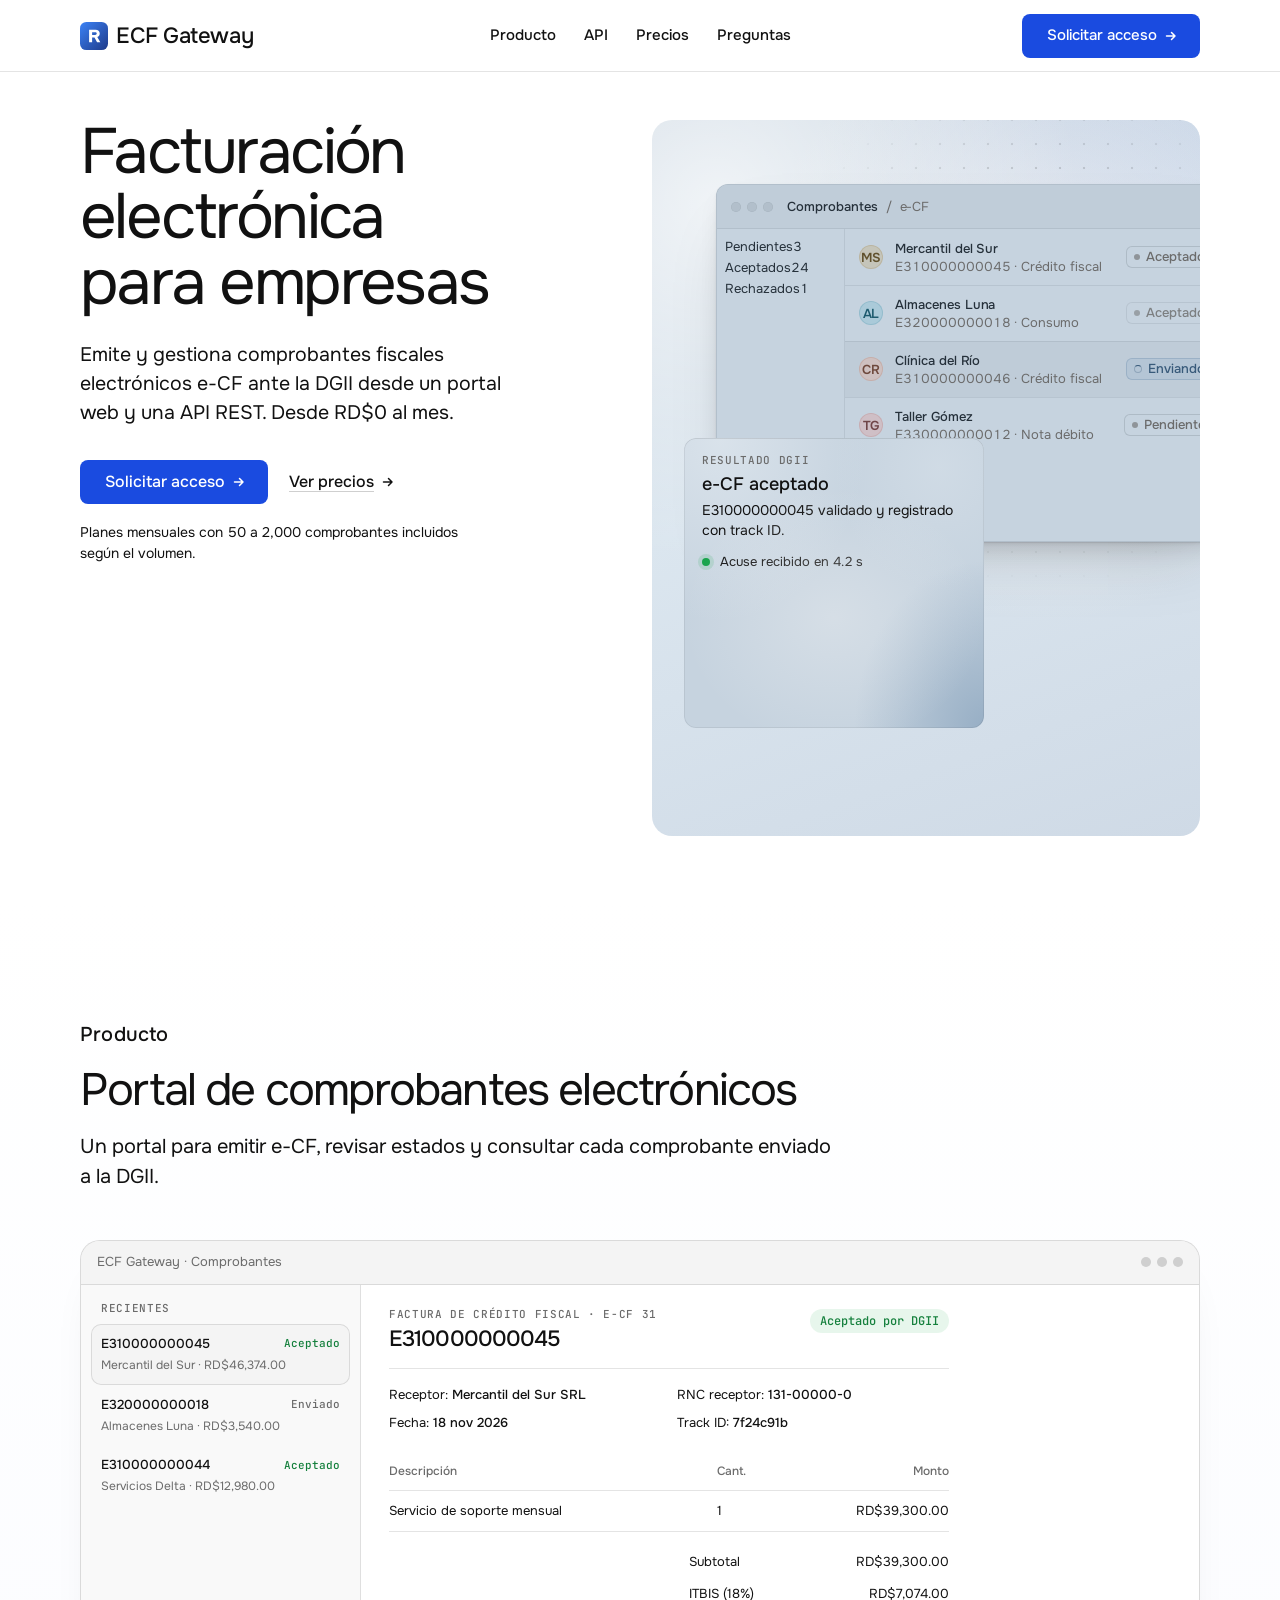
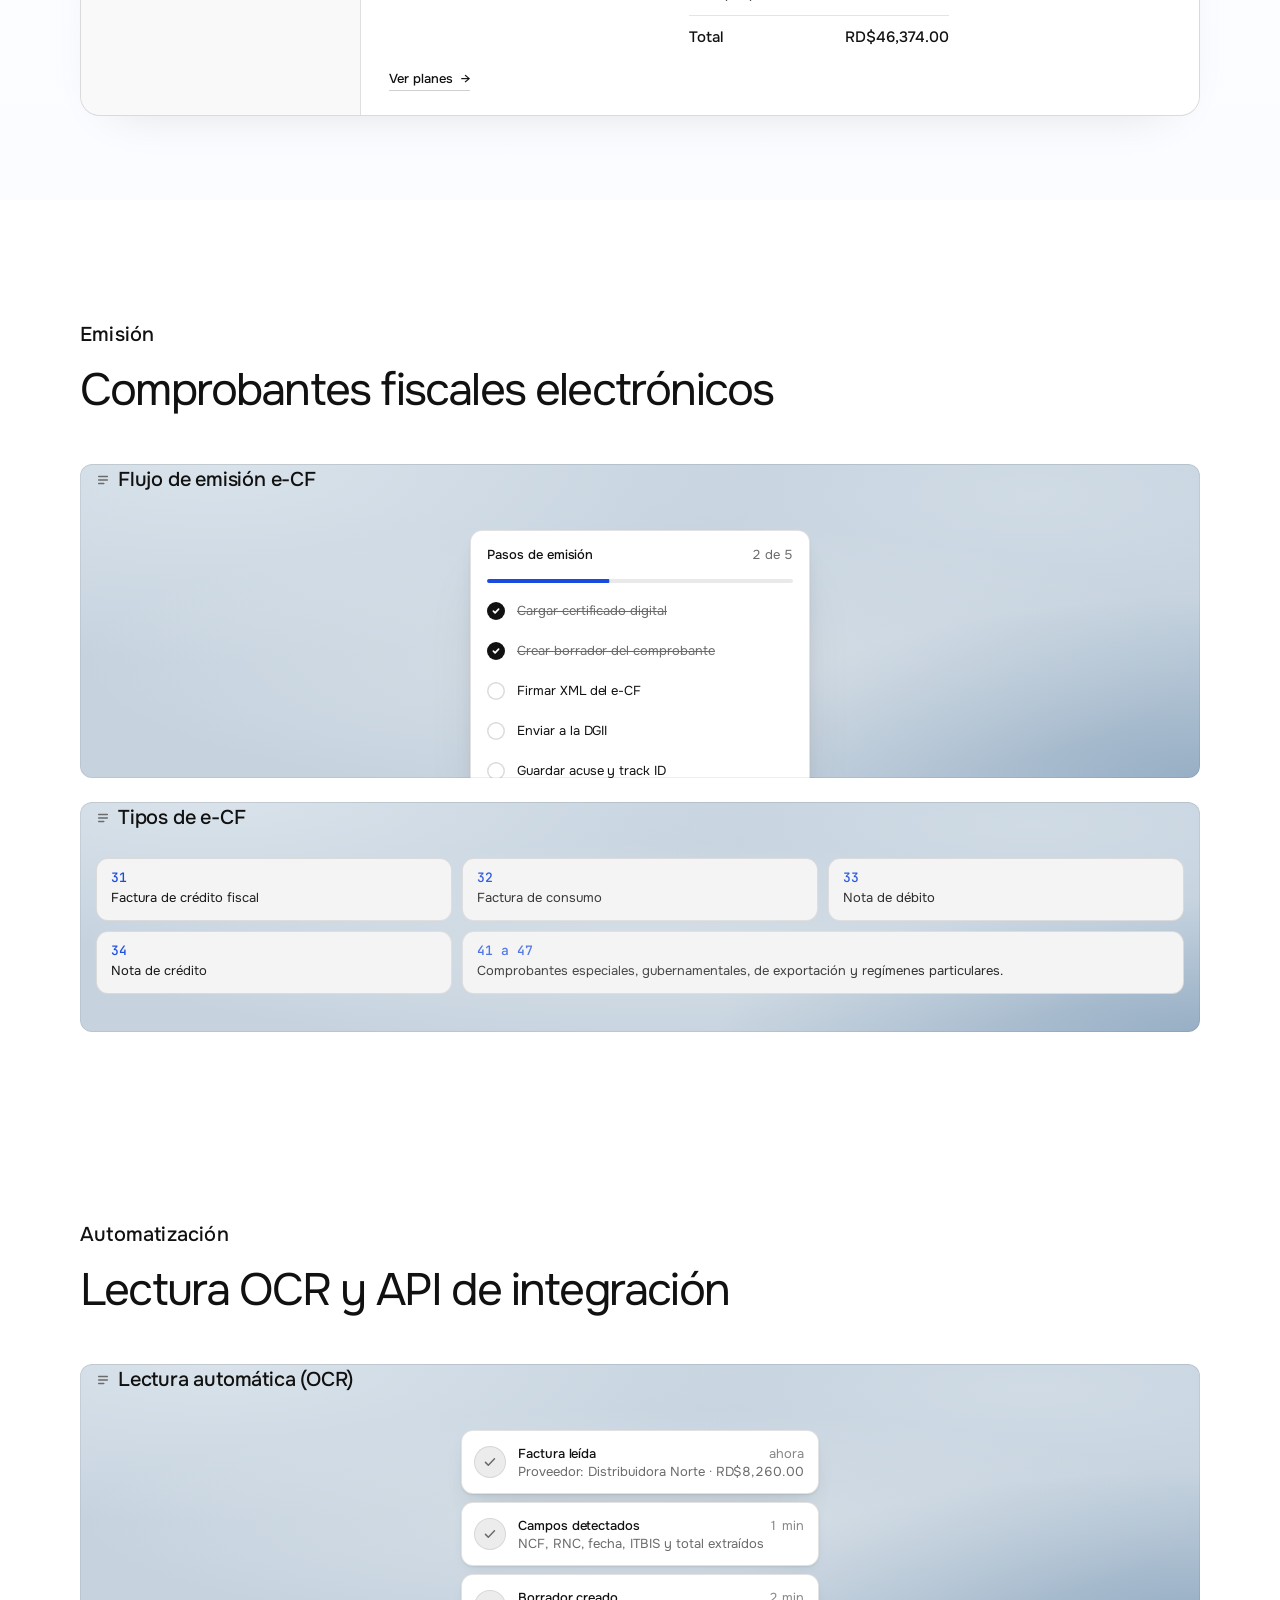
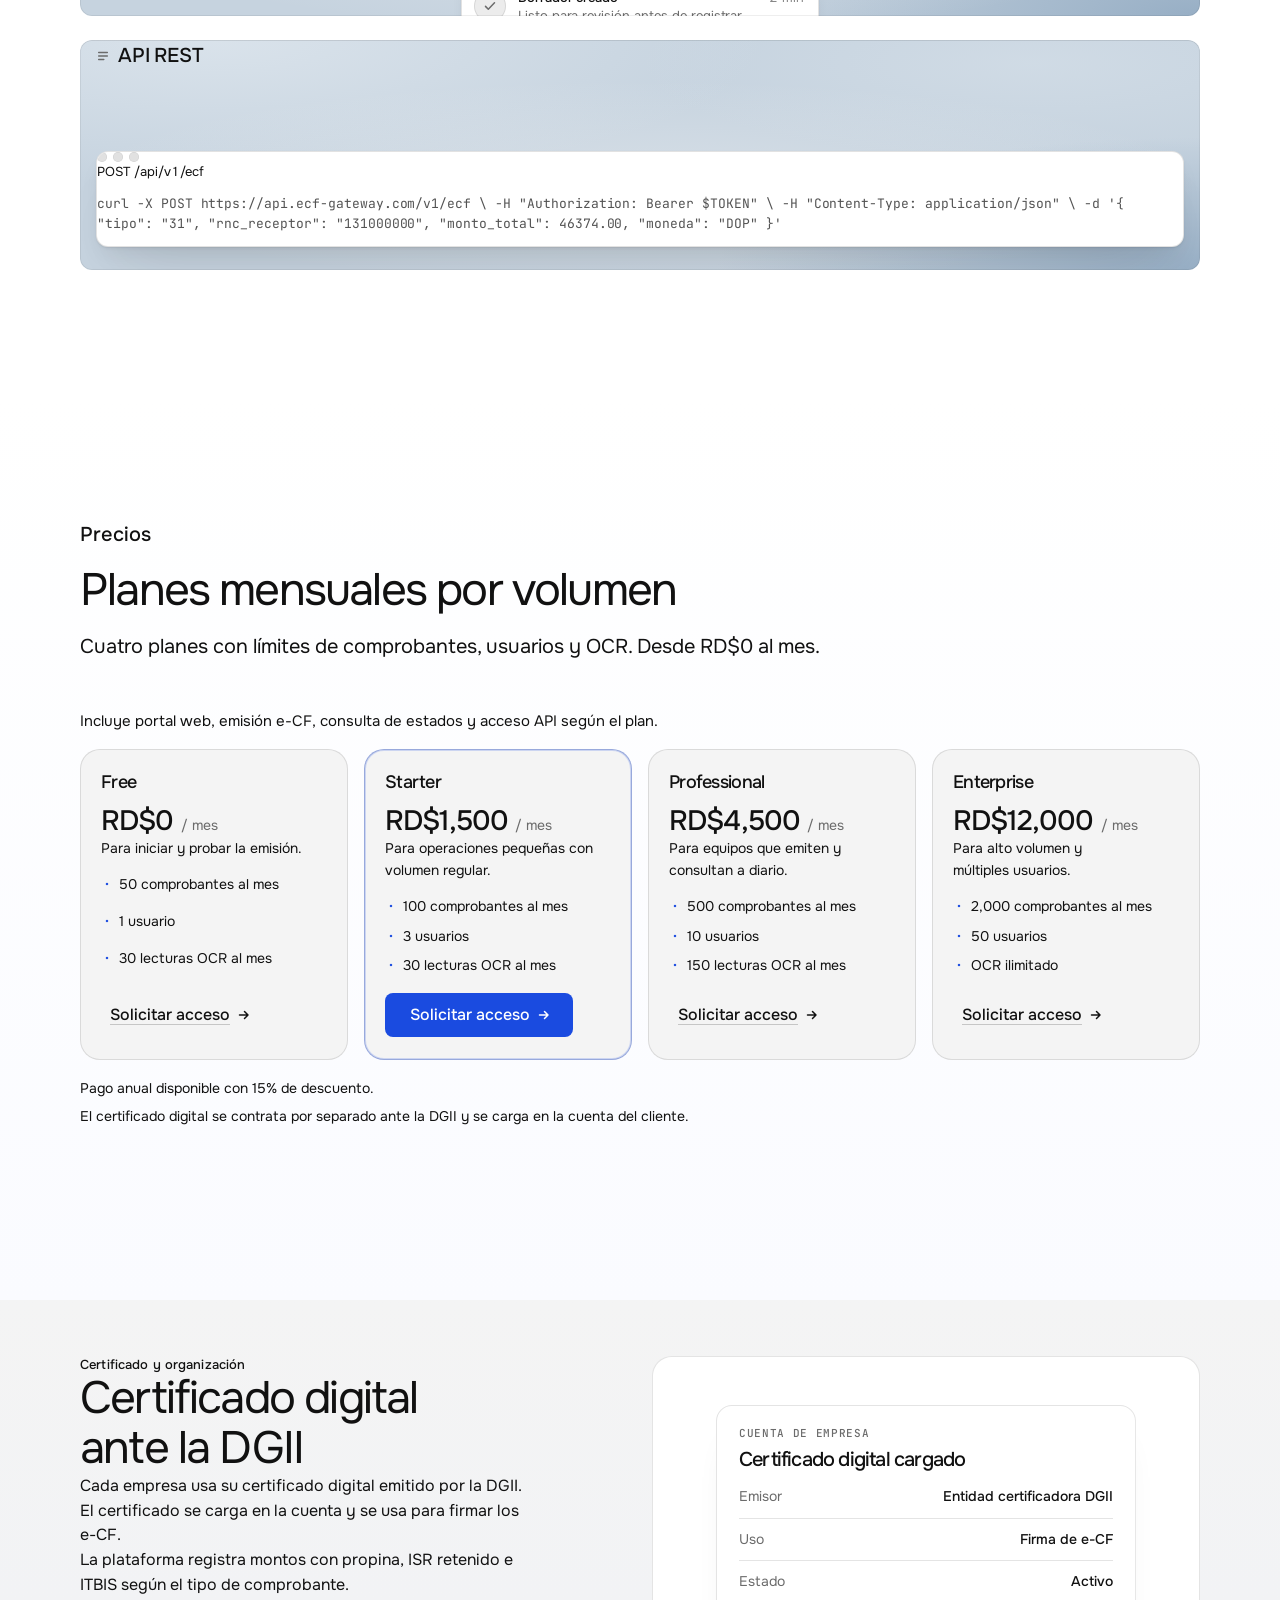
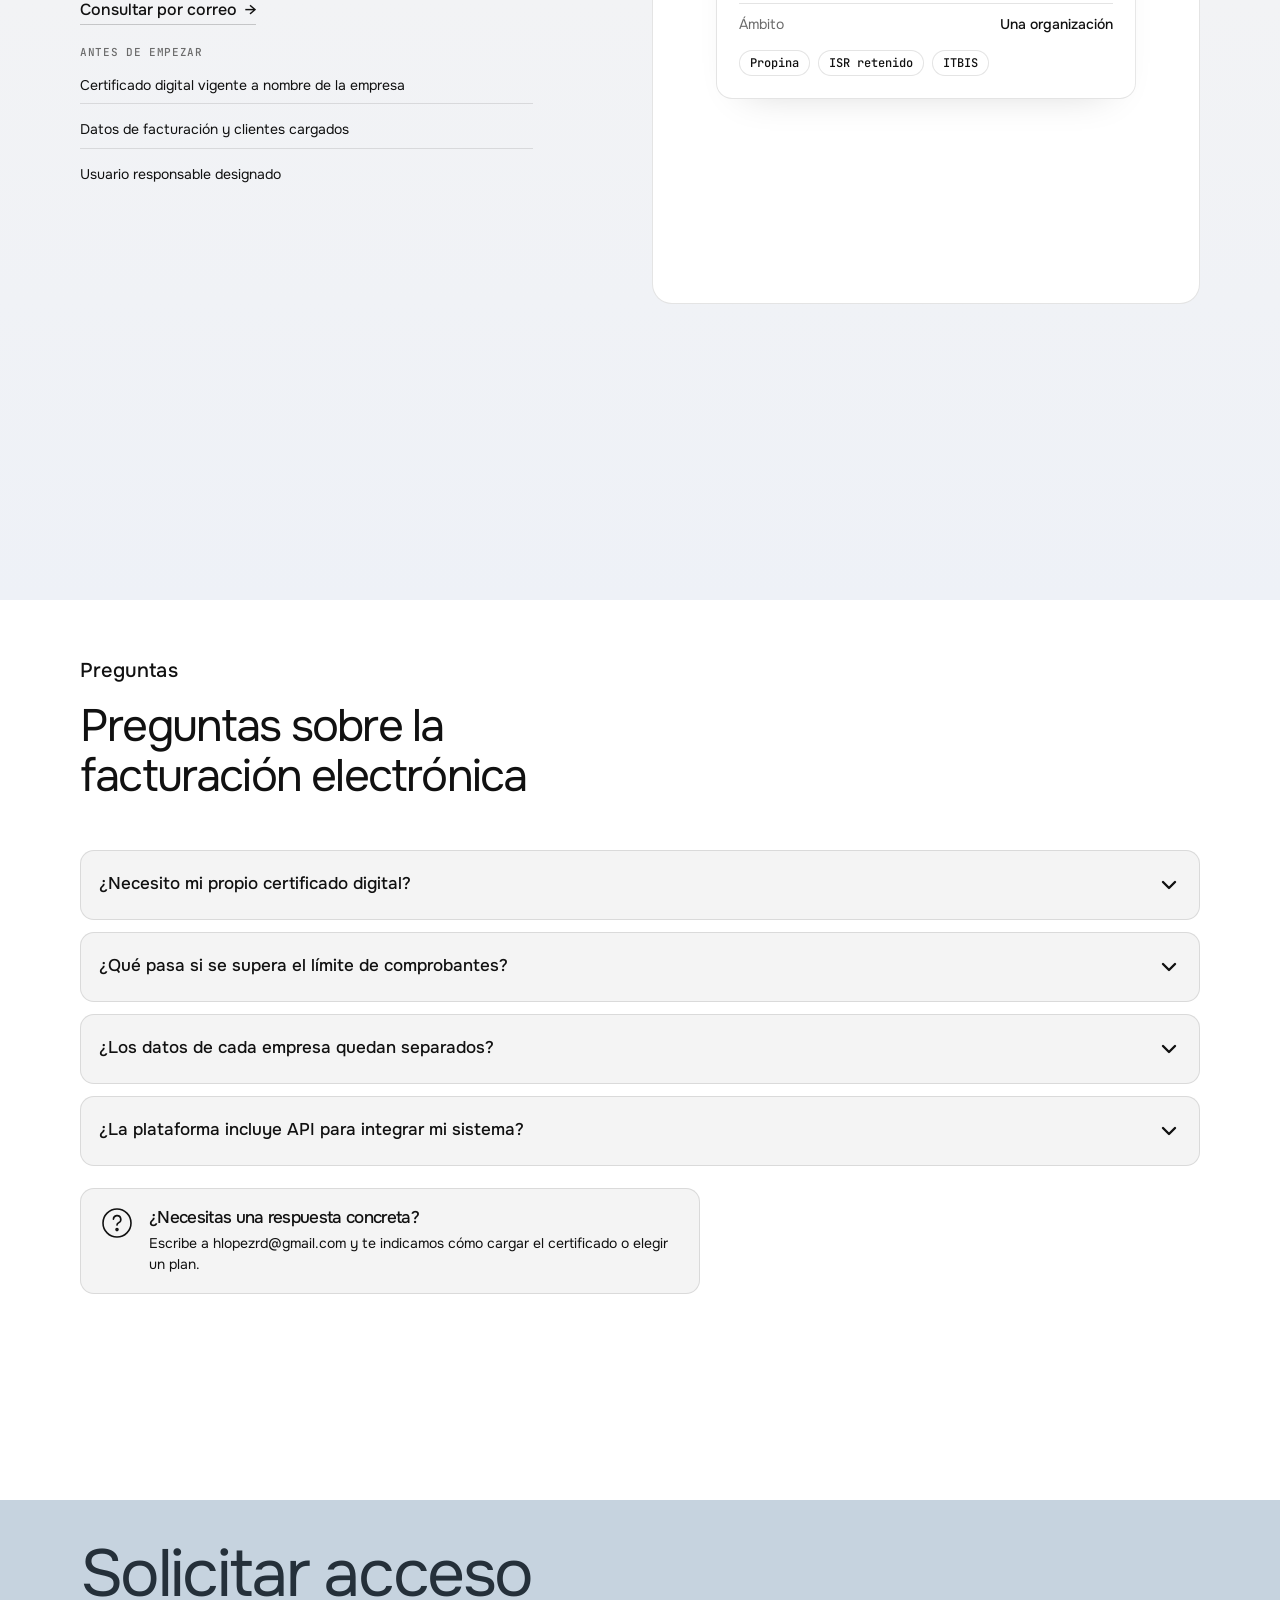
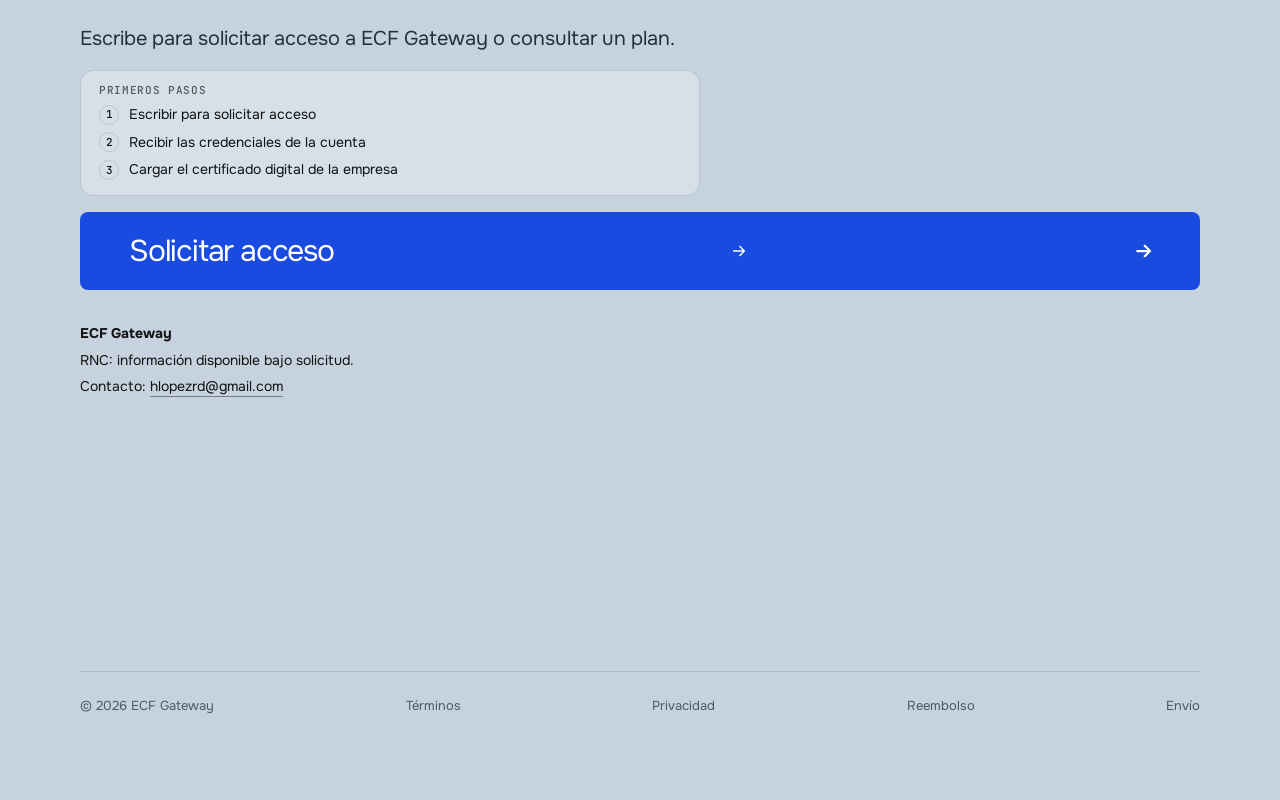
<file: docs/index.html>
<!doctype html>
<html lang="es-DO" data-type="software" data-radius="soft" data-ground="sky" data-buttons="arrow" data-motion>
<head>
<meta charset="utf-8">
<meta name="viewport" content="width=device-width, initial-scale=1, viewport-fit=cover">
<title>ECF Gateway: facturación electrónica e-CF para empresas</title>
<meta name="description" content="ECF Gateway emite y gestiona comprobantes fiscales electrónicos e-CF ante la DGII desde un portal web y una API REST. Desde RD$0 al mes.">
<meta name="site-kind" content="software">
<meta name="page-type" content="software">
<meta name="color-scheme" content="light">
<meta name="theme-color" content="#ffffff">
<link rel="icon" href="assets/img/logo.svg" type="image/svg+xml">
<link rel="preconnect" href="https://fonts.googleapis.com">
<link rel="preconnect" href="https://fonts.gstatic.com" crossorigin>
<link href="https://fonts.googleapis.com/css2?family=Onest:wght@400..700&family=JetBrains+Mono:wght@400..500&display=swap" rel="stylesheet">
<link rel="stylesheet" href="assets/system.css">
<link rel="stylesheet" href="assets/ui/base.css">
<link rel="stylesheet" href="assets/ui/cards.css">
<link rel="stylesheet" href="assets/ui/window/fragment.css">
<link rel="stylesheet" href="assets/ui/checklist/fragment.css">
<link rel="stylesheet" href="assets/ui/notify/fragment.css">
<link rel="stylesheet" href="assets/ui/code/fragment.css">
<link rel="stylesheet" href="assets/motion/motion.css">
<link rel="stylesheet" href="assets/backgrounds/backgrounds.css">
<link rel="stylesheet" href="assets/layout/layout.css">
<link rel="stylesheet" href="assets/icons/icon.css">
<link rel="stylesheet" href="assets/css/page.css">
<style>
:root {
  --p-bg: #ffffff; --p-surface: #f4f4f4; --p-ink: #111111; --p-muted: #6b6b6b;
  --p-accent: #1a4be0; --p-accent-ink: #ffffff; --p-action: #1a4be0; --p-action-ink: #ffffff;
  --p-inv-bg: #111111; --p-inv-surface: #1e1e1e; --p-inv-ink: #ffffff; --p-inv-muted: #9a9a9a;
  --p-inv-accent: #ffffff; --p-inv-accent-ink: #111111; --p-inv-action: #ffffff; --p-inv-action-ink: #111111;
  --font-display: "Onest", system-ui, sans-serif;
  --font-text: "Onest", system-ui, sans-serif;
  --font-mono: "JetBrains Mono", ui-monospace, "SF Mono", Menlo, Consolas, monospace;
  --display-weight: 400;
  --display-tracking: -0.04em;
  --display-measure: 0.92;
  --body-measure: 0.99;
  --type-scale: 1;
  --ly-aspect: 0.5625;
  --ly-margin: 40px;
  --ly-radius: 24px;
  --ly-window: 820px;
  --ly-nav-top: 48px;
  --ly-column: 628px;
  --ly-h1: clamp(2.5rem, 5.625vw + 0.625rem, 4.375rem);
  --ly-h1-col: clamp(2.625rem, 4.444vw + 0.625rem, 4rem);
  --ly-h1-tight: clamp(2.25rem, 3.333vw + 0.75rem, 3.375rem);
  --ly-h1-hero: clamp(3.375rem, 7.778vw + 0.75rem, 6rem);
  --ly-visual: min(45svh, 453px);
  --ly-scale: calc((min(100vw, 1440px) - 80px) / 1360);
  --ly-text-h: min(90svh, 900px);
}
body { font-size-adjust: from-font; }
h1, .closing h2 { font-optical-sizing: auto; font-feature-settings: "salt" 0; }
@supports (text-box: trim-both cap alphabetic) {
  h1, .closing h2 { text-box: trim-both cap alphabetic; }
}
</style>
<script>
  (function(){var h=document.documentElement,r=location.hash.slice(1),t=r&&document.getElementById(r);h.classList.add('m-enter');if(!t||t.closest('[data-enter]'))return;h.classList.add('m-enter-skip');function d(){h.classList.remove('m-enter-skip')}requestAnimationFrame(function(){requestAnimationFrame(d)});setTimeout(d,600)})();
</script>
<link rel="modulepreload" href="assets/moments/moments.js">
<link rel="modulepreload" href="assets/moments/lib.js">
<link rel="modulepreload" href="assets/moments/cursor-spotlight/moment.js">
</head>
<body>

<header class="nav nav--centre">
  <div class="wrap">
    <div class="nav__bar">
      <a class="nav__logo" href="#inicio"><img src="assets/img/logo.svg" alt=""><span class="nav__wordmark">ECF Gateway</span></a>
      <nav class="nav__links" aria-label="Principal">
        <div class="nav__item"><a class="nav__link" href="#producto">Producto</a></div>
        <div class="nav__item"><a class="nav__link" href="#api">API</a></div>
        <div class="nav__item"><a class="nav__link" href="#precios">Precios</a></div>
        <div class="nav__item"><a class="nav__link" href="#preguntas">Preguntas</a></div>
      </nav>
      <div class="nav__actions">
        <a class="btn btn--primary" href="mailto:hlopezrd@gmail.com?subject=Solicitar%20acceso%20a%20ECF%20Gateway">Solicitar acceso</a>
      </div>
      <button class="nav__toggle" type="button" aria-expanded="false" aria-controls="nav-sheet" aria-label="Abrir menú">
        <span class="nav__toggle-box" aria-hidden="true"><span></span><span></span><span></span></span>
      </button>
    </div>
  </div>
  <div class="nav__sheet" id="nav-sheet" aria-hidden="true" hidden>
    <div class="wrap nav__sheet-inner">
      <nav class="nav__sheet-links" aria-label="Menú">
        <a class="nav__sheet-link" href="#producto">Producto</a>
        <a class="nav__sheet-link" href="#api">API</a>
        <a class="nav__sheet-link" href="#precios">Precios</a>
        <a class="nav__sheet-link" href="#preguntas">Preguntas</a>
      </nav>
      <div class="nav__sheet-actions">
        <a class="btn btn--primary btn--lg" href="mailto:hlopezrd@gmail.com?subject=Solicitar%20acceso%20a%20ECF%20Gateway">Solicitar acceso</a>
      </div>
    </div>
  </div>
</header>

<main id="inicio">
  <section class="hero hero--collage hero--portal" data-enter aria-labelledby="hero-h">
    <div class="wrap">
      <div class="hero-text grid hero__grid">
        <div class="hero__text span-5">
          <h1 id="hero-h">Facturación electrónica para empresas</h1>
          <p class="hero__lead">Emite y gestiona comprobantes fiscales electrónicos e-CF ante la DGII desde un portal web y una API REST. Desde RD$0 al mes.</p>
          <div class="btn-row">
            <a class="btn btn--primary" href="mailto:hlopezrd@gmail.com?subject=Solicitar%20acceso%20a%20ECF%20Gateway">Solicitar acceso</a>
            <a class="btn btn--secondary" href="#precios">Ver precios</a>
          </div>
          <p class="hero__proof">Planes mensuales con 50 a 2,000 comprobantes incluidos según el volumen.</p>
        </div>
        <div class="hero__art span-6 start-7" data-moment="cursor-spotlight">
          <div class="ly-piece ly-piece--main">
            <div class="ui ui-panel ui-win" data-ui="window" data-open="Pendiente" data-work="Enviando" data-done="Aceptado">
              <div class="ui-win__bar">
                <span class="ui-dots" aria-hidden="true"><i></i><i></i><i></i></span>
                <span class="ui-win__crumb"><b>Comprobantes</b> <i>/</i> e-CF</span>
                <span class="ui-spacer"></span>
              </div>
              <div class="ui-win__body">
                <aside class="ui-win__side">
                  <div class="ui-win__side-row is-on"><span>Pendientes</span><span class="ui-win__count">3</span></div>
                  <div class="ui-win__side-row"><span>Aceptados</span><span class="ui-win__count">24</span></div>
                  <div class="ui-win__side-row"><span>Rechazados</span><span class="ui-win__count">1</span></div>
                </aside>
                <ul class="ui-win__list">
                  <li class="ui-win__row" data-row>
                    <span class="ui-avatar" data-tone="2">MS</span>
                    <span class="ui-win__who">Mercantil del Sur</span>
                    <span class="ui-win__sub">E310000000045 · Crédito fiscal</span>
                    <span class="ui-win__st" data-st>Aceptado</span>
                    <span class="ui-win__age">hoy</span>
                  </li>
                  <li class="ui-win__row" data-row>
                    <span class="ui-avatar" data-tone="4">AL</span>
                    <span class="ui-win__who">Almacenes Luna</span>
                    <span class="ui-win__sub">E320000000018 · Consumo</span>
                    <span class="ui-win__st" data-st>Pendiente</span>
                    <span class="ui-win__age">2 min</span>
                  </li>
                  <li class="ui-win__row" data-row>
                    <span class="ui-avatar" data-tone="1">CR</span>
                    <span class="ui-win__who">Clínica del Río</span>
                    <span class="ui-win__sub">E310000000046 · Crédito fiscal</span>
                    <span class="ui-win__st" data-st>Pendiente</span>
                    <span class="ui-win__age">8 min</span>
                  </li>
                  <li class="ui-win__row" data-row>
                    <span class="ui-avatar" data-tone="5">TG</span>
                    <span class="ui-win__who">Taller Gómez</span>
                    <span class="ui-win__sub">E330000000012 · Nota débito</span>
                    <span class="ui-win__st" data-st>Pendiente</span>
                    <span class="ui-win__age">15 min</span>
                  </li>
                </ul>
              </div>
            </div>
          </div>
          <div class="hero__result panel">
            <div class="panel-inner">
              <p class="kicker">Resultado DGII</p>
              <p class="result-title">e-CF aceptado</p>
              <p class="result-meta">E310000000045 validado y registrado con track ID.</p>
              <div class="result-row"><span class="dot-ok" aria-hidden="true"></span>Acuse recibido en 4.2 s</div>
            </div>
          </div>
        </div>
      </div>
    </div>
  </section>

  <section class="section" id="producto" style="background-image:linear-gradient(180deg,#ffffff 0%,#fbfcff 100%)">
    <div class="wrap">
      <div class="section-head">
        <p class="t-label">Producto</p>
        <h2>Portal de comprobantes electrónicos</h2>
        <p>Un portal para emitir e-CF, revisar estados y consultar cada comprobante enviado a la DGII.</p>
      </div>
      <div class="app-frame">
        <div class="app-frame__shell" data-visual>
          <div class="app-frame__bar" data-ui>
            <span>ECF Gateway · Comprobantes</span>
            <span class="app-frame__dots" aria-hidden="true"><i></i><i></i><i></i></span>
          </div>
          <div class="app-frame__body">
            <aside class="app-frame__list" aria-label="Lista de comprobantes">
              <p class="app-frame__list-title">Recientes</p>
              <div class="af-row is-on"><span class="af-row__who">E310000000045</span><span class="af-row__st ok">Aceptado</span><span class="af-row__sub">Mercantil del Sur · RD$46,374.00</span></div>
              <div class="af-row"><span class="af-row__who">E320000000018</span><span class="af-row__st">Enviado</span><span class="af-row__sub">Almacenes Luna · RD$3,540.00</span></div>
              <div class="af-row"><span class="af-row__who">E310000000044</span><span class="af-row__st ok">Aceptado</span><span class="af-row__sub">Servicios Delta · RD$12,980.00</span></div>
            </aside>
            <div class="app-frame__open">
              <article class="invoice" aria-label="Detalle de comprobante electrónico">
                <div class="invoice__head">
                  <div>
                    <p class="invoice__eyebrow">Factura de crédito fiscal · e-CF 31</p>
                    <h3 class="invoice__title">E310000000045</h3>
                  </div>
                  <span class="invoice__badge">Aceptado por DGII</span>
                </div>
                <div class="invoice__meta">
                  <div>Receptor: <b>Mercantil del Sur SRL</b></div>
                  <div>RNC receptor: <b>131-00000-0</b></div>
                  <div>Fecha: <b>18 nov 2026</b></div>
                  <div>Track ID: <b>7f24c91b</b></div>
                </div>
                <table class="invoice__table">
                  <thead><tr><th>Descripción</th><th>Cant.</th><th>Monto</th></tr></thead>
                  <tbody><tr><td>Servicio de soporte mensual</td><td>1</td><td>RD$39,300.00</td></tr></tbody>
                </table>
                <div class="invoice__totals">
                  <div class="row"><span>Subtotal</span><span>RD$39,300.00</span></div>
                  <div class="row"><span>ITBIS (18%)</span><span>RD$7,074.00</span></div>
                  <div class="row total"><strong>Total</strong><strong>RD$46,374.00</strong></div>
                </div>
                <p style="margin-top:14px;font-size:13px;"><a class="link" href="#precios">Ver planes</a></p>
              </article>
            </div>
          </div>
        </div>
      </div>
    </div>
  </section>

  <section class="section" id="api">
    <div class="wrap">
      <div class="section-head">
        <p class="t-label">Emisión</p>
        <h2>Comprobantes fiscales electrónicos</h2>
      </div>
      <div class="grid g2">
        <div class="panel col-6" style="--p-h: 230px;">
          <div class="panel__bar" data-ui><svg class="bar-ico" viewBox="0 0 16 16" aria-hidden="true"><path d="M3 4h10M3 8h10M3 12h6"/></svg><span class="t-card">Flujo de emisión e-CF</span></div>
          <div class="panel__body panel__body--center">
            <div class="ui ui-panel ui-checks" data-ui="checklist">
              <div class="ui-checks__head">
                <div class="ui-title">Pasos de emisión</div>
                <span class="ui-spacer"></span>
                <div class="ui-meta" data-checks-count>2 de 5</div>
              </div>
              <div class="ui-checks__bar"><i data-checks-bar style="--k:0.4"></i></div>
              <ul class="ui-checks__list">
                <li class="ui-check is-done"><span class="ui-check__box"><svg viewBox="0 0 16 16"><path d="m4.5 8.2 2.3 2.3 4.7-5"/></svg></span><span class="ui-check__label">Cargar certificado digital</span></li>
                <li class="ui-check is-done"><span class="ui-check__box"><svg viewBox="0 0 16 16"><path d="m4.5 8.2 2.3 2.3 4.7-5"/></svg></span><span class="ui-check__label">Crear borrador del comprobante</span></li>
                <li class="ui-check"><span class="ui-check__box"><svg viewBox="0 0 16 16"><path d="m4.5 8.2 2.3 2.3 4.7-5"/></svg></span><span class="ui-check__label">Firmar XML del e-CF</span></li>
                <li class="ui-check"><span class="ui-check__box"><svg viewBox="0 0 16 16"><path d="m4.5 8.2 2.3 2.3 4.7-5"/></svg></span><span class="ui-check__label">Enviar a la DGII</span></li>
                <li class="ui-check"><span class="ui-check__box"><svg viewBox="0 0 16 16"><path d="m4.5 8.2 2.3 2.3 4.7-5"/></svg></span><span class="ui-check__label">Guardar acuse y track ID</span></li>
              </ul>
            </div>
          </div>
        </div>
        <div class="panel col-6" style="--p-h: 230px;">
          <div class="panel__bar" data-ui><svg class="bar-ico" viewBox="0 0 16 16" aria-hidden="true"><path d="M3 4h10M3 8h10M3 12h6"/></svg><span class="t-card">Tipos de e-CF</span></div>
          <div class="panel__body" data-ui>
            <div class="feat-types">
              <div class="feat-type"><p class="code">31</p><p class="name">Factura de crédito fiscal</p></div>
              <div class="feat-type"><p class="code">32</p><p class="name">Factura de consumo</p></div>
              <div class="feat-type"><p class="code">33</p><p class="name">Nota de débito</p></div>
              <div class="feat-type"><p class="code">34</p><p class="name">Nota de crédito</p></div>
              <div class="feat-type more"><p class="code">41 a 47</p><p class="name">Comprobantes especiales, gubernamentales, de exportación y regímenes particulares.</p></div>
            </div>
          </div>
        </div>
      </div>
    </div>
  </section>

  <section class="section" id="automatizacion">
    <div class="wrap">
      <div class="section-head">
        <p class="t-label">Automatización</p>
        <h2>Lectura OCR y API de integración</h2>
      </div>
      <div class="grid g2">
        <div class="panel col-6" style="--p-h: 230px;">
          <div class="panel__bar" data-ui><svg class="bar-ico" viewBox="0 0 16 16" aria-hidden="true"><path d="M3 4h10M3 8h10M3 12h6"/></svg><span class="t-card">Lectura automática (OCR)</span></div>
          <div class="panel__body panel__body--center">
            <div class="ui ui-notify" data-ui="notify" data-ui-loop>
              <ul class="ui-notify__list" data-notify-list>
                <li class="ui-note"><span class="ui-note__ico"><svg class="ui-icon" viewBox="0 0 16 16"><path d="m3.5 8.4 2.8 2.8 6.2-6.4"/></svg></span><span class="ui-note__text"><span class="ui-note__title">Factura leída<time>ahora</time></span><span class="ui-note__body">Proveedor: Distribuidora Norte · RD$8,260.00</span></span></li>
                <li class="ui-note"><span class="ui-note__ico"><svg class="ui-icon" viewBox="0 0 16 16"><path d="m3.5 8.4 2.8 2.8 6.2-6.4"/></svg></span><span class="ui-note__text"><span class="ui-note__title">Campos detectados<time>1 min</time></span><span class="ui-note__body">NCF, RNC, fecha, ITBIS y total extraídos</span></span></li>
                <li class="ui-note"><span class="ui-note__ico"><svg class="ui-icon" viewBox="0 0 16 16"><path d="m3.5 8.4 2.8 2.8 6.2-6.4"/></svg></span><span class="ui-note__text"><span class="ui-note__title">Borrador creado<time>2 min</time></span><span class="ui-note__body">Listo para revisión antes de registrar</span></span></li>
              </ul>
            </div>
          </div>
        </div>
        <div class="panel col-6" style="--p-h: 230px;">
          <div class="panel__bar" data-ui><svg class="bar-ico" viewBox="0 0 16 16" aria-hidden="true"><path d="M3 4h10M3 8h10M3 12h6"/></svg><span class="t-card">API REST</span></div>
          <div class="panel__body panel__body--center">
            <div class="ui ui-panel ui-code" data-ui="code">
              <div class="ui-code__bar">
                <span class="ui-dots" aria-hidden="true"><i></i><i></i><i></i></span>
                <span class="ui-code__file">POST /api/v1/ecf</span>
              </div>
              <pre class="ui-code__pre"><code><span class="t-kw">curl</span> -X POST https://api.ecf-gateway.com/v1/ecf \
  -H <span class="t-str">"Authorization: Bearer $TOKEN"</span> \
  -H <span class="t-str">"Content-Type: application/json"</span> \
  -d <span class="t-str">'{
    "tipo": "31",
    "rnc_receptor": "131000000",
    "monto_total": 46374.00,
    "moneda": "DOP"
  }'</span></code></pre>
            </div>
          </div>
        </div>
      </div>
    </div>
  </section>

  <section class="section" id="precios" style="background-image:linear-gradient(180deg,#ffffff 0%,#fafbff 100%)">
    <div class="wrap">
      <div class="section-head">
        <p class="t-label">Precios</p>
        <h2>Planes mensuales por volumen</h2>
        <p>Cuatro planes con límites de comprobantes, usuarios y OCR. Desde RD$0 al mes.</p>
      </div>
      <p style="margin:0 0 16px;font-size:15px;color:var(--p-ink);">Incluye portal web, emisión e-CF, consulta de estados y acceso API según el plan.</p>
      <div class="pricing-4">
        <article class="plan-card">
          <h3 class="plan-card__name">Free</h3>
          <p class="plan-card__price">RD$0 <span>/ mes</span></p>
          <p class="plan-card__desc">Para iniciar y probar la emisión.</p>
          <ul class="plan-card__list">
            <li>50 comprobantes al mes</li>
            <li>1 usuario</li>
            <li>30 lecturas OCR al mes</li>
          </ul>
          <a class="btn btn--secondary" href="mailto:hlopezrd@gmail.com?subject=Solicitar%20acceso%20plan%20Free">Solicitar acceso</a>
        </article>
        <article class="plan-card is-featured">
          <h3 class="plan-card__name">Starter</h3>
          <p class="plan-card__price">RD$1,500 <span>/ mes</span></p>
          <p class="plan-card__desc">Para operaciones pequeñas con volumen regular.</p>
          <ul class="plan-card__list">
            <li>100 comprobantes al mes</li>
            <li>3 usuarios</li>
            <li>30 lecturas OCR al mes</li>
          </ul>
          <a class="btn btn--primary" href="mailto:hlopezrd@gmail.com?subject=Solicitar%20acceso%20plan%20Starter">Solicitar acceso</a>
        </article>
        <article class="plan-card">
          <h3 class="plan-card__name">Professional</h3>
          <p class="plan-card__price">RD$4,500 <span>/ mes</span></p>
          <p class="plan-card__desc">Para equipos que emiten y consultan a diario.</p>
          <ul class="plan-card__list">
            <li>500 comprobantes al mes</li>
            <li>10 usuarios</li>
            <li>150 lecturas OCR al mes</li>
          </ul>
          <a class="btn btn--secondary" href="mailto:hlopezrd@gmail.com?subject=Solicitar%20acceso%20plan%20Professional">Solicitar acceso</a>
        </article>
        <article class="plan-card">
          <h3 class="plan-card__name">Enterprise</h3>
          <p class="plan-card__price">RD$12,000 <span>/ mes</span></p>
          <p class="plan-card__desc">Para alto volumen y múltiples usuarios.</p>
          <ul class="plan-card__list">
            <li>2,000 comprobantes al mes</li>
            <li>50 usuarios</li>
            <li>OCR ilimitado</li>
          </ul>
          <a class="btn btn--secondary" href="mailto:hlopezrd@gmail.com?subject=Solicitar%20acceso%20plan%20Enterprise">Solicitar acceso</a>
        </article>
      </div>
      <div class="pricing-notes">
        <p>Pago anual disponible con 15% de descuento.</p>
        <p>El certificado digital se contrata por separado ante la DGII y se carga en la cuenta del cliente.</p>
      </div>
    </div>
  </section>

  <section class="section ground-surface" id="certificado" style="background-image:linear-gradient(180deg,#f4f4f4 0%,#eef1f7 100%)">
    <div class="wrap">
      <div class="split grid">
        <div class="split__text span-5">
          <p class="t-label">Certificado y organización</p>
          <h2>Certificado digital ante la DGII</h2>
          <p>Cada empresa usa su certificado digital emitido por la DGII. El certificado se carga en la cuenta y se usa para firmar los e-CF.</p>
          <p>La plataforma registra montos con propina, ISR retenido e ITBIS según el tipo de comprobante.</p>
          <a class="link" href="mailto:hlopezrd@gmail.com?subject=Consulta%20sobre%20certificado%20digital">Consultar por correo</a>
          <div class="req-list">
            <p class="req-list__label">Antes de empezar</p>
            <ul>
              <li>Certificado digital vigente a nombre de la empresa</li>
              <li>Datos de facturación y clientes cargados</li>
              <li>Usuario responsable designado</li>
            </ul>
          </div>
        </div>
        <div class="frame frame--split span-6 start-7">
          <div class="stage stage--fade-br">
            <div class="cert-card at-rise fit" style="--w: 420px;">
              <p class="cert-card__eyebrow">Cuenta de empresa</p>
              <h3 class="cert-card__title">Certificado digital cargado</h3>
              <div class="cert-card__rows">
                <div class="cert-card__row"><span>Emisor</span><b>Entidad certificadora DGII</b></div>
                <div class="cert-card__row"><span>Uso</span><b>Firma de e-CF</b></div>
                <div class="cert-card__row"><span>Estado</span><b>Activo</b></div>
                <div class="cert-card__row"><span>Ámbito</span><b>Una organización</b></div>
              </div>
              <div class="cert-card__chips">
                <span class="cert-card__chip">Propina</span>
                <span class="cert-card__chip">ISR retenido</span>
                <span class="cert-card__chip">ITBIS</span>
              </div>
            </div>
          </div>
        </div>
      </div>
    </div>
  </section>

  <section class="section" id="preguntas">
    <div class="wrap">
      <div class="section-head">
        <p class="t-label">Preguntas</p>
        <h2>Preguntas sobre la facturación electrónica</h2>
      </div>
      <div class="faq-list">
        <details class="faq-item">
          <summary>¿Necesito mi propio certificado digital?<svg class="faq-chev" viewBox="0 0 16 16" aria-hidden="true"><path d="m4 6 4 4 4-4"/></svg></summary>
          <p>Sí. El certificado digital se emite ante la DGII a nombre de la empresa y se carga en la cuenta. ECF Gateway no emite ni custodia certificados.</p>
        </details>
        <details class="faq-item">
          <summary>¿Qué pasa si se supera el límite de comprobantes?<svg class="faq-chev" viewBox="0 0 16 16" aria-hidden="true"><path d="m4 6 4 4 4-4"/></svg></summary>
          <p>La cuenta puede seguir operando y los comprobantes adicionales se facturan al final del mes. El plan puede cambiarse en cualquier momento.</p>
        </details>
        <details class="faq-item">
          <summary>¿Los datos de cada empresa quedan separados?<svg class="faq-chev" viewBox="0 0 16 16" aria-hidden="true"><path d="m4 6 4 4 4-4"/></svg></summary>
          <p>Sí. Cada organización mantiene separados sus comprobantes, clientes, usuarios y certificados.</p>
        </details>
        <details class="faq-item">
          <summary>¿La plataforma incluye API para integrar mi sistema?<svg class="faq-chev" viewBox="0 0 16 16" aria-hidden="true"><path d="m4 6 4 4 4-4"/></svg></summary>
          <p>Sí. La API REST permite emitir y consultar comprobantes electrónicos desde sistemas propios, con autenticación por token.</p>
        </details>
      </div>
      <div class="faq-help">
        <svg class="faq-help__icon" viewBox="0 0 32 32" aria-hidden="true">
          <circle cx="16" cy="16" r="14"/>
          <path d="M12.4 12.3a3.7 3.7 0 1 1 5.2 3.4c-1.2.5-1.6 1.2-1.6 2.4"/>
          <circle cx="16" cy="22.6" r="1"/>
        </svg>
        <div class="faq-help__body">
          <h3>¿Necesitas una respuesta concreta?</h3>
          <p>Escribe a hlopezrd@gmail.com y te indicamos cómo cargar el certificado o elegir un plan.</p>
        </div>
      </div>
    </div>
  </section>
</main>

<footer class="footer closing footer--statement" id="contacto" aria-labelledby="close-h">
  <div class="wrap">
    <div class="closing__cta close--type">
      <div class="section-head">
        <h2 id="close-h">Solicitar acceso</h2>
        <p>Escribe para solicitar acceso a ECF Gateway o consultar un plan.</p>
      </div>
      <div class="start-steps">
        <p class="start-steps__label">Primeros pasos</p>
        <ol>
          <li><span>1</span> Escribir para solicitar acceso</li>
          <li><span>2</span> Recibir las credenciales de la cuenta</li>
          <li><span>3</span> Cargar el certificado digital de la empresa</li>
        </ol>
      </div>
      <a class="btn btn--primary btn--xl btn--wide" href="mailto:hlopezrd@gmail.com?subject=Solicitar%20acceso%20a%20ECF%20Gateway">Solicitar acceso<svg class="btn-arrow" viewBox="0 0 20 20" aria-hidden="true"><path d="M4 10h12m-5-5 5 5-5 5"/></svg></a>
      <div class="footer__identity">
        <p><strong>ECF Gateway</strong></p>
        <p>RNC: información disponible bajo solicitud.</p>
        <p>Contacto: <a href="mailto:hlopezrd@gmail.com">hlopezrd@gmail.com</a></p>
      </div>
    </div>
    <div class="footer__legal">
      <span>© 2026 ECF Gateway</span>
      <a href="terms.html">Términos</a>
      <a href="privacy.html">Privacidad</a>
      <a href="refund.html">Reembolso</a>
      <a href="shipping.html">Envío</a>
    </div>
  </div>
</footer>

<script type="module" src="assets/system.js"></script>
<script type="module" src="assets/motion/motion.js"></script>
</body>
</html>
</file>
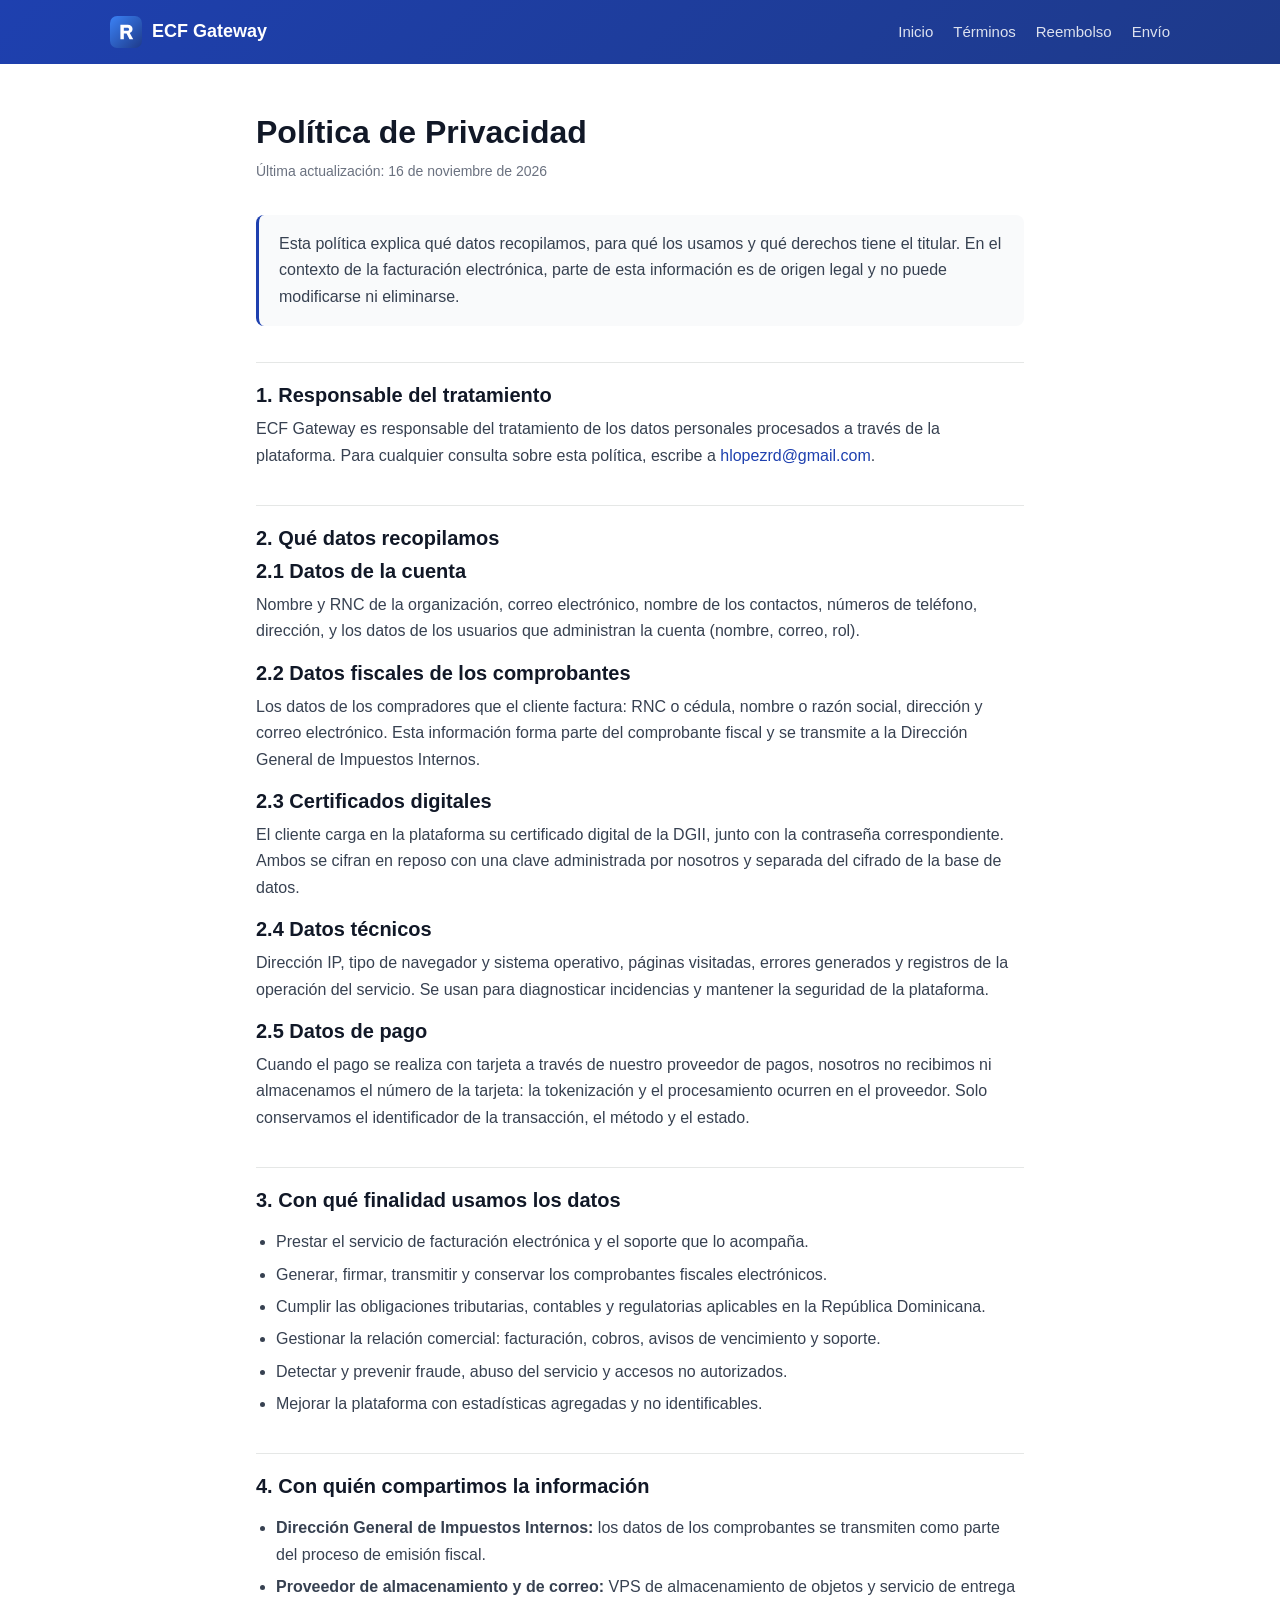
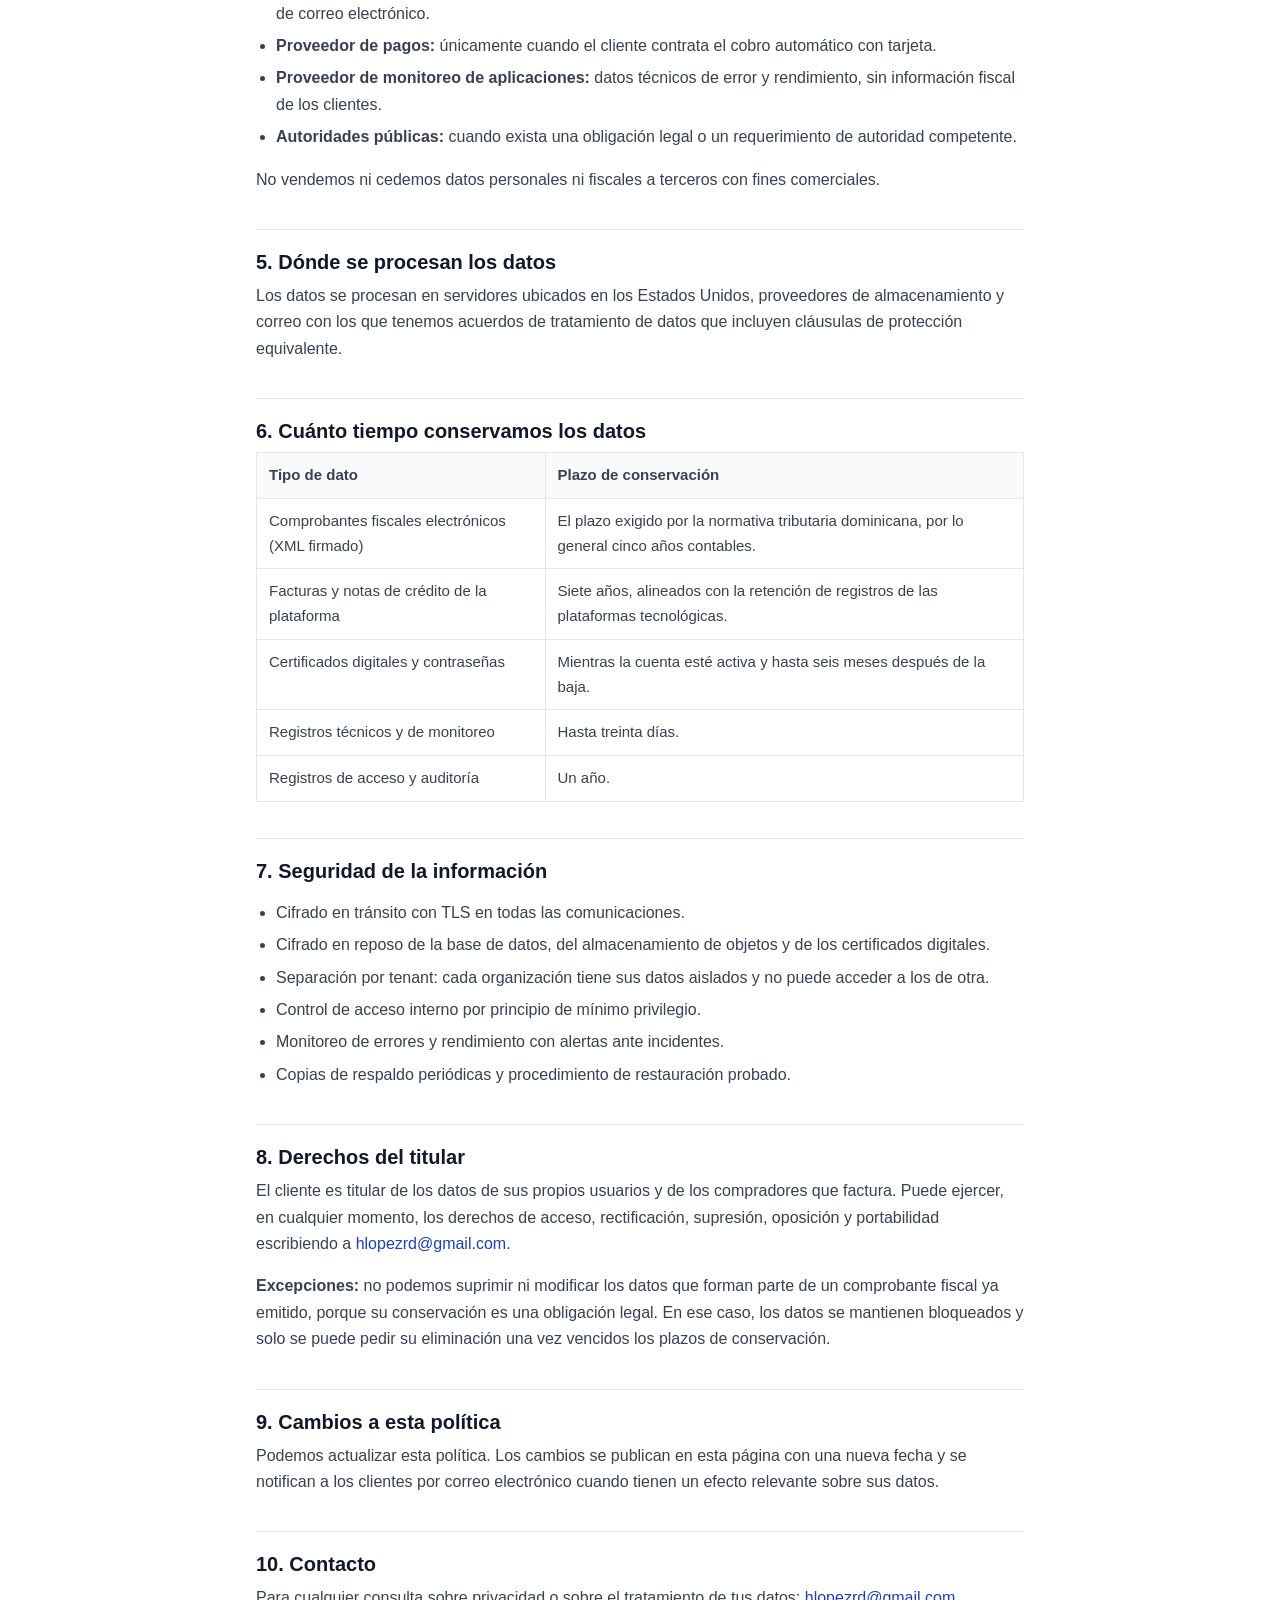
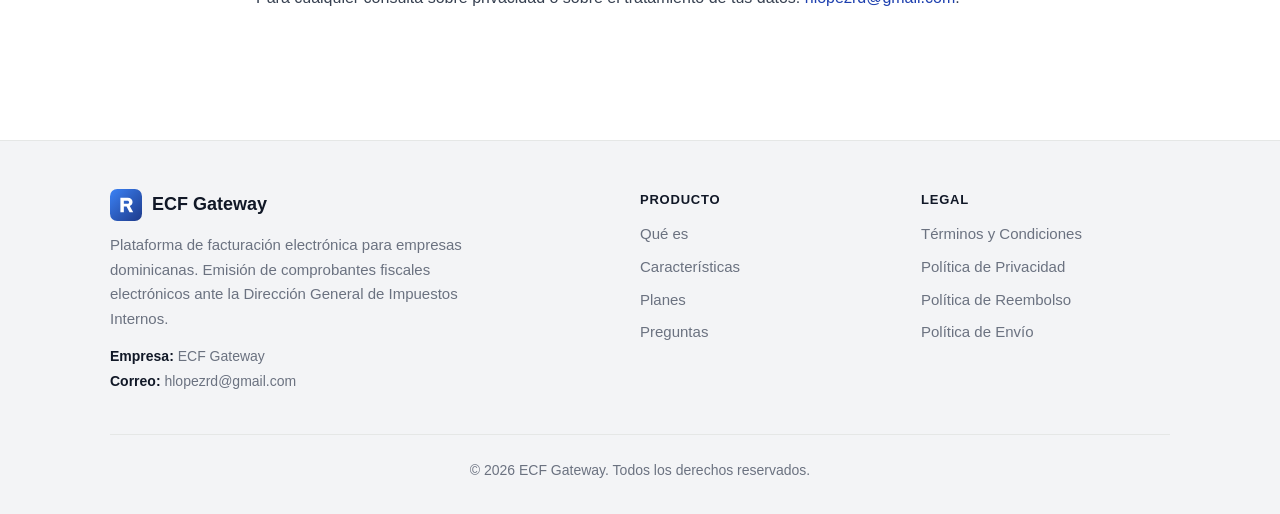
<file: docs/privacy.html>
<!DOCTYPE html>
<html lang="es-DO">
<head>
  <meta charset="UTF-8">
  <meta name="viewport" content="width=device-width, initial-scale=1.0">
  <title>Política de Privacidad — ECF Gateway</title>
  <meta name="description" content="Cómo ECF Gateway recopila, usa, almacena y protege los datos personales y la información fiscal de sus clientes.">
  <link rel="icon" href="assets/img/logo.svg" type="image/svg+xml">
  <link rel="stylesheet" href="assets/css/styles.css">
</head>
<body>

<header class="site-header">
  <div class="container">
    <a class="brand" href="index.html">
      <img src="assets/img/logo.svg" alt="ECF Gateway">
      <span>ECF Gateway</span>
    </a>
    <nav class="site-nav">
      <a href="index.html">Inicio</a>
      <a href="terms.html">Términos</a>
      <a href="refund.html">Reembolso</a>
      <a href="shipping.html">Envío</a>
    </nav>
  </div>
</header>

<main class="legal">
  <h1>Política de Privacidad</h1>
  <p class="updated">Última actualización: 16 de noviembre de 2026</p>

  <div class="callout">
    Esta política explica qué datos recopilamos, para qué los usamos y qué derechos
    tiene el titular. En el contexto de la facturación electrónica, parte de esta
    información es de origen legal y no puede modificarse ni eliminarse.
  </div>

  <h2>1. Responsable del tratamiento</h2>
  <p>
    ECF Gateway es responsable del tratamiento de los datos personales procesados a
    través de la plataforma. Para cualquier consulta sobre esta política, escribe a
    <a href="mailto:hlopezrd@gmail.com">hlopezrd@gmail.com</a>.
  </p>

  <h2>2. Qué datos recopilamos</h2>
  <h3>2.1 Datos de la cuenta</h3>
  <p>
    Nombre y RNC de la organización, correo electrónico, nombre de los contactos,
    números de teléfono, dirección, y los datos de los usuarios que administran la
    cuenta (nombre, correo, rol).
  </p>

  <h3>2.2 Datos fiscales de los comprobantes</h3>
  <p>
    Los datos de los compradores que el cliente factura: RNC o cédula, nombre o razón
    social, dirección y correo electrónico. Esta información forma parte del comprobante
    fiscal y se transmite a la Dirección General de Impuestos Internos.
  </p>

  <h3>2.3 Certificados digitales</h3>
  <p>
    El cliente carga en la plataforma su certificado digital de la DGII, junto con la
    contraseña correspondiente. Ambos se cifran en reposo con una clave administrada por
    nosotros y separada del cifrado de la base de datos.
  </p>

  <h3>2.4 Datos técnicos</h3>
  <p>
    Dirección IP, tipo de navegador y sistema operativo, páginas visitadas, errores
    generados y registros de la operación del servicio. Se usan para diagnosticar
    incidencias y mantener la seguridad de la plataforma.
  </p>

  <h3>2.5 Datos de pago</h3>
  <p>
    Cuando el pago se realiza con tarjeta a través de nuestro proveedor de pagos,
    nosotros no recibimos ni almacenamos el número de la tarjeta: la tokenización y el
    procesamiento ocurren en el proveedor. Solo conservamos el identificador de la
    transacción, el método y el estado.
  </p>

  <h2>3. Con qué finalidad usamos los datos</h2>
  <ul>
    <li>Prestar el servicio de facturación electrónica y el soporte que lo acompaña.</li>
    <li>Generar, firmar, transmitir y conservar los comprobantes fiscales electrónicos.</li>
    <li>Cumplir las obligaciones tributarias, contables y regulatorias aplicables en la República Dominicana.</li>
    <li>Gestionar la relación comercial: facturación, cobros, avisos de vencimiento y soporte.</li>
    <li>Detectar y prevenir fraude, abuso del servicio y accesos no autorizados.</li>
    <li>Mejorar la plataforma con estadísticas agregadas y no identificables.</li>
  </ul>

  <h2>4. Con quién compartimos la información</h2>
  <ul>
    <li><strong>Dirección General de Impuestos Internos:</strong> los datos de los comprobantes se transmiten como parte del proceso de emisión fiscal.</li>
    <li><strong>Proveedor de almacenamiento y de correo:</strong> VPS de almacenamiento de objetos y servicio de entrega de correo electrónico.</li>
    <li><strong>Proveedor de pagos:</strong> únicamente cuando el cliente contrata el cobro automático con tarjeta.</li>
    <li><strong>Proveedor de monitoreo de aplicaciones:</strong> datos técnicos de error y rendimiento, sin información fiscal de los clientes.</li>
    <li><strong>Autoridades públicas:</strong> cuando exista una obligación legal o un requerimiento de autoridad competente.</li>
  </ul>
  <p>
    No vendemos ni cedemos datos personales ni fiscales a terceros con fines comerciales.
  </p>

  <h2>5. Dónde se procesan los datos</h2>
  <p>
    Los datos se procesan en servidores ubicados en los Estados Unidos, proveedores de
    almacenamiento y correo con los que tenemos acuerdos de tratamiento de datos que
    incluyen cláusulas de protección equivalente.
  </p>

  <h2>6. Cuánto tiempo conservamos los datos</h2>
  <table>
    <thead>
      <tr><th>Tipo de dato</th><th>Plazo de conservación</th></tr>
    </thead>
    <tbody>
      <tr>
        <td>Comprobantes fiscales electrónicos (XML firmado)</td>
        <td>El plazo exigido por la normativa tributaria dominicana, por lo general cinco años contables.</td>
      </tr>
      <tr>
        <td>Facturas y notas de crédito de la plataforma</td>
        <td>Siete años, alineados con la retención de registros de las plataformas tecnológicas.</td>
      </tr>
      <tr>
        <td>Certificados digitales y contraseñas</td>
        <td>Mientras la cuenta esté activa y hasta seis meses después de la baja.</td>
      </tr>
      <tr>
        <td>Registros técnicos y de monitoreo</td>
        <td>Hasta treinta días.</td>
      </tr>
      <tr>
        <td>Registros de acceso y auditoría</td>
        <td>Un año.</td>
      </tr>
    </tbody>
  </table>

  <h2>7. Seguridad de la información</h2>
  <ul>
    <li>Cifrado en tránsito con TLS en todas las comunicaciones.</li>
    <li>Cifrado en reposo de la base de datos, del almacenamiento de objetos y de los certificados digitales.</li>
    <li>Separación por tenant: cada organización tiene sus datos aislados y no puede acceder a los de otra.</li>
    <li>Control de acceso interno por principio de mínimo privilegio.</li>
    <li>Monitoreo de errores y rendimiento con alertas ante incidentes.</li>
    <li>Copias de respaldo periódicas y procedimiento de restauración probado.</li>
  </ul>

  <h2>8. Derechos del titular</h2>
  <p>
    El cliente es titular de los datos de sus propios usuarios y de los compradores que
    factura. Puede ejercer, en cualquier momento, los derechos de acceso, rectificación,
    supresión, oposición y portabilidad escribiendo a
    <a href="mailto:hlopezrd@gmail.com">hlopezrd@gmail.com</a>.
  </p>
  <p>
    <strong>Excepciones:</strong> no podemos suprimir ni modificar los datos que forman
    parte de un comprobante fiscal ya emitido, porque su conservación es una obligación
    legal. En ese caso, los datos se mantienen bloqueados y solo se puede pedir su
    eliminación una vez vencidos los plazos de conservación.
  </p>

  <h2>9. Cambios a esta política</h2>
  <p>
    Podemos actualizar esta política. Los cambios se publican en esta página con una
    nueva fecha y se notifican a los clientes por correo electrónico cuando tienen un
    efecto relevante sobre sus datos.
  </p>

  <h2>10. Contacto</h2>
  <p>
    Para cualquier consulta sobre privacidad o sobre el tratamiento de tus datos:
    <a href="mailto:hlopezrd@gmail.com">hlopezrd@gmail.com</a>.
  </p>
</main>

<footer class="site-footer">
  <div class="container">
    <div class="footer-grid">
      <div class="footer-brand">
        <a class="brand" href="index.html" style="color:#111827;">
          <img src="assets/img/logo.svg" alt="ECF Gateway">
          <span>ECF Gateway</span>
        </a>
        <p>
          Plataforma de facturación electrónica para empresas dominicanas.
          Emisión de comprobantes fiscales electrónicos ante la Dirección General
          de Impuestos Internos.
        </p>
        <div class="footer-identity">
          <div><strong>Empresa:</strong> ECF Gateway</div>
          <div><strong>Correo:</strong> hlopezrd@gmail.com</div>
        </div>
      </div>
      <div>
        <div class="footer-title">Producto</div>
        <ul class="footer-links">
          <li><a href="index.html#producto">Qué es</a></li>
          <li><a href="index.html#caracteristicas">Características</a></li>
          <li><a href="index.html#planes">Planes</a></li>
          <li><a href="index.html#faq">Preguntas</a></li>
        </ul>
      </div>
      <div>
        <div class="footer-title">Legal</div>
        <ul class="footer-links">
          <li><a href="terms.html">Términos y Condiciones</a></li>
          <li><a href="privacy.html">Política de Privacidad</a></li>
          <li><a href="refund.html">Política de Reembolso</a></li>
          <li><a href="shipping.html">Política de Envío</a></li>
        </ul>
      </div>
    </div>
    <div class="footer-bottom">
      © 2026 ECF Gateway. Todos los derechos reservados.
    </div>
  </div>
</footer>

</body>
</html>
</file>
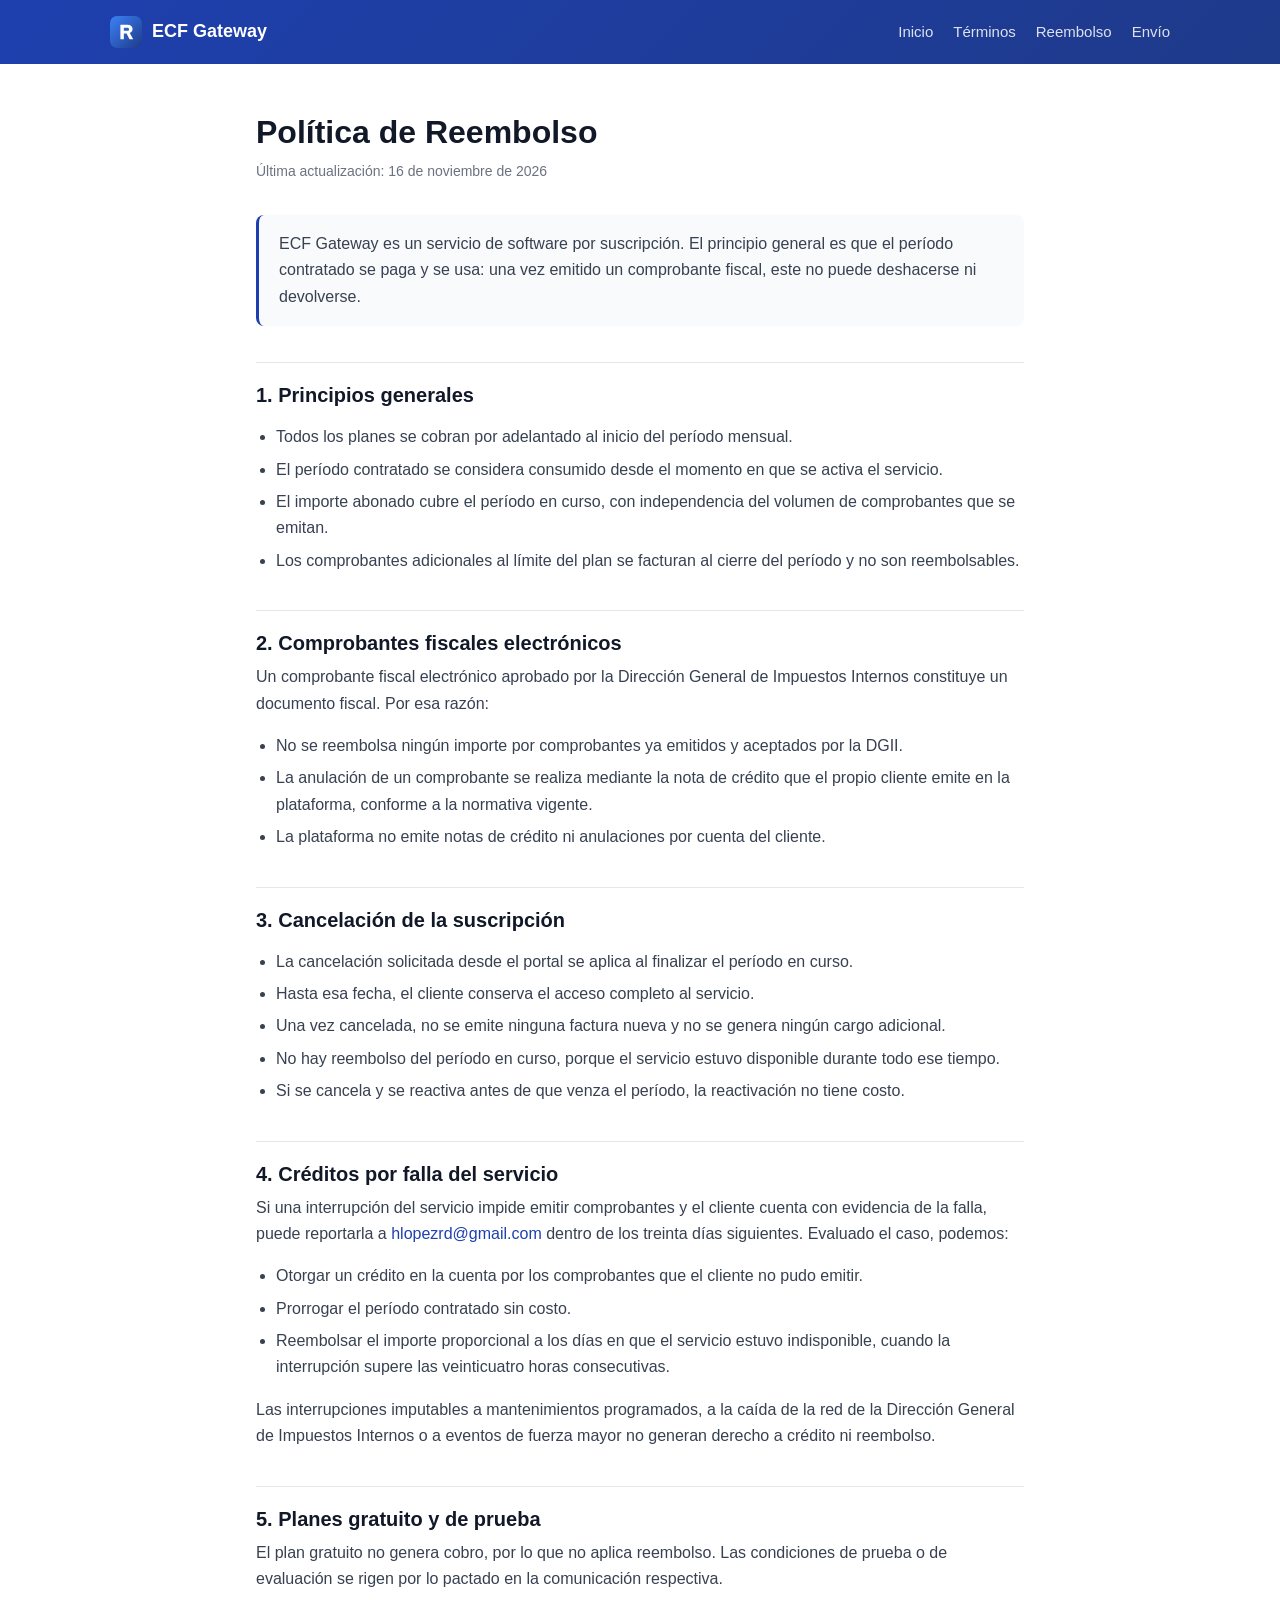
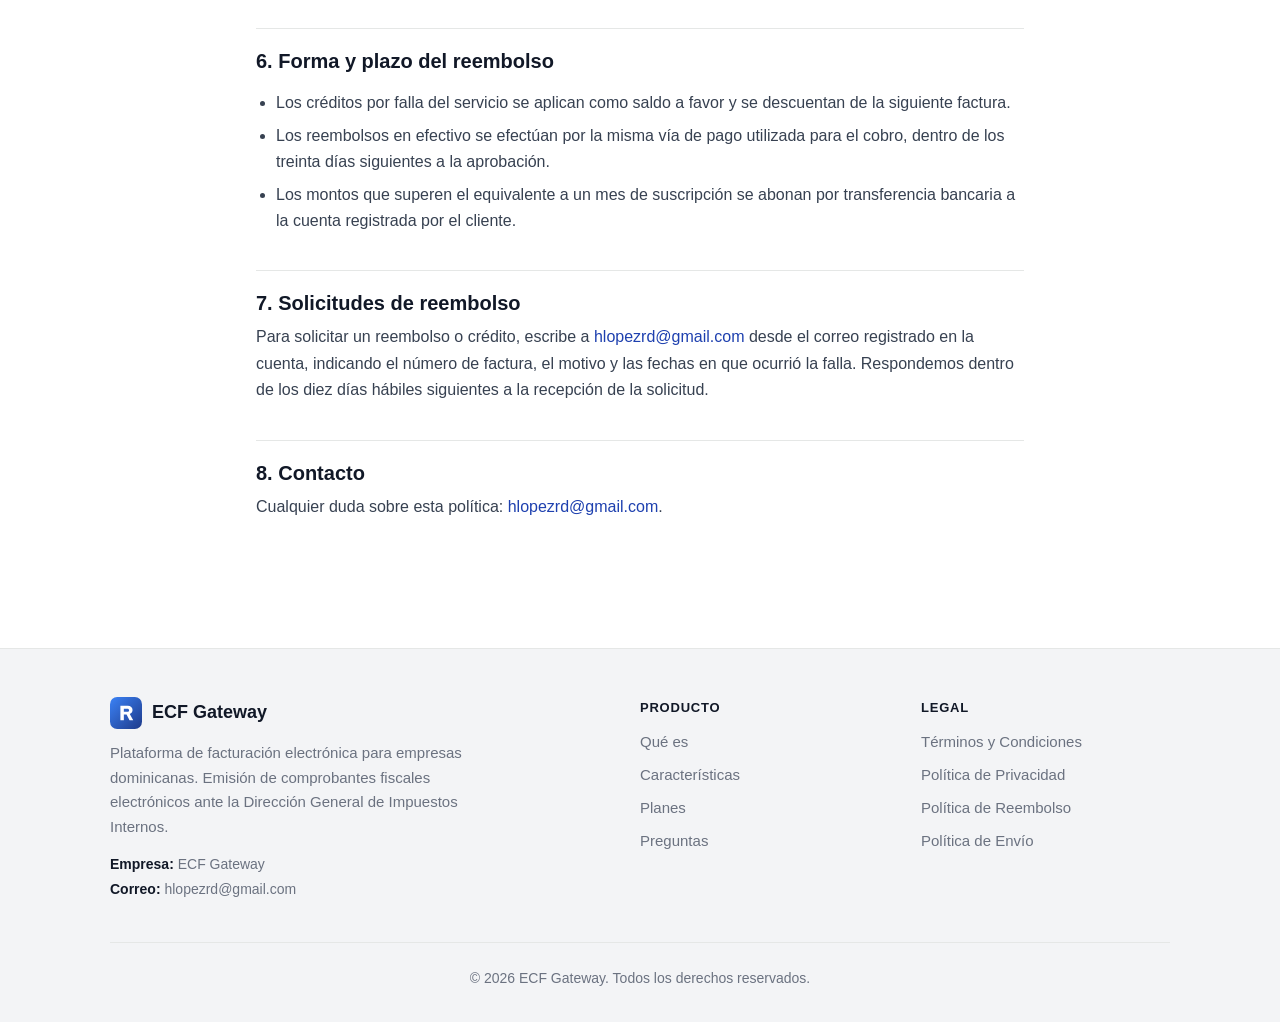
<file: docs/refund.html>
<!DOCTYPE html>
<html lang="es-DO">
<head>
  <meta charset="UTF-8">
  <meta name="viewport" content="width=device-width, initial-scale=1.0">
  <title>Política de Reembolso — ECF Gateway</title>
  <meta name="description" content="Condiciones de reembolso, crédito y cancelación de los planes de suscripción de ECF Gateway.">
  <link rel="icon" href="assets/img/logo.svg" type="image/svg+xml">
  <link rel="stylesheet" href="assets/css/styles.css">
</head>
<body>

<header class="site-header">
  <div class="container">
    <a class="brand" href="index.html">
      <img src="assets/img/logo.svg" alt="ECF Gateway">
      <span>ECF Gateway</span>
    </a>
    <nav class="site-nav">
      <a href="index.html">Inicio</a>
      <a href="terms.html">Términos</a>
      <a href="refund.html">Reembolso</a>
      <a href="shipping.html">Envío</a>
    </nav>
  </div>
</header>

<main class="legal">
  <h1>Política de Reembolso</h1>
  <p class="updated">Última actualización: 16 de noviembre de 2026</p>

  <div class="callout">
    ECF Gateway es un servicio de software por suscripción. El principio general es
    que el período contratado se paga y se usa: una vez emitido un comprobante
    fiscal, este no puede deshacerse ni devolverse.
  </div>

  <h2>1. Principios generales</h2>
  <ul>
    <li>Todos los planes se cobran por adelantado al inicio del período mensual.</li>
    <li>El período contratado se considera consumido desde el momento en que se activa el servicio.</li>
    <li>El importe abonado cubre el período en curso, con independencia del volumen de comprobantes que se emitan.</li>
    <li>Los comprobantes adicionales al límite del plan se facturan al cierre del período y no son reembolsables.</li>
  </ul>

  <h2>2. Comprobantes fiscales electrónicos</h2>
  <p>
    Un comprobante fiscal electrónico aprobado por la Dirección General de Impuestos
    Internos constituye un documento fiscal. Por esa razón:
  </p>
  <ul>
    <li>No se reembolsa ningún importe por comprobantes ya emitidos y aceptados por la DGII.</li>
    <li>La anulación de un comprobante se realiza mediante la nota de crédito que el propio cliente emite en la plataforma, conforme a la normativa vigente.</li>
    <li>La plataforma no emite notas de crédito ni anulaciones por cuenta del cliente.</li>
  </ul>

  <h2>3. Cancelación de la suscripción</h2>
  <ul>
    <li>La cancelación solicitada desde el portal se aplica al finalizar el período en curso.</li>
    <li>Hasta esa fecha, el cliente conserva el acceso completo al servicio.</li>
    <li>Una vez cancelada, no se emite ninguna factura nueva y no se genera ningún cargo adicional.</li>
    <li>No hay reembolso del período en curso, porque el servicio estuvo disponible durante todo ese tiempo.</li>
    <li>Si se cancela y se reactiva antes de que venza el período, la reactivación no tiene costo.</li>
  </ul>

  <h2>4. Créditos por falla del servicio</h2>
  <p>
    Si una interrupción del servicio impide emitir comprobantes y el cliente cuenta con
    evidencia de la falla, puede reportarla a
    <a href="mailto:hlopezrd@gmail.com">hlopezrd@gmail.com</a> dentro de los
    treinta días siguientes. Evaluado el caso, podemos:
  </p>
  <ul>
    <li>Otorgar un crédito en la cuenta por los comprobantes que el cliente no pudo emitir.</li>
    <li>Prorrogar el período contratado sin costo.</li>
    <li>Reembolsar el importe proporcional a los días en que el servicio estuvo indisponible, cuando la interrupción supere las veinticuatro horas consecutivas.</li>
  </ul>
  <p>
    Las interrupciones imputables a mantenimientos programados, a la caída de la red de
    la Dirección General de Impuestos Internos o a eventos de fuerza mayor no generan
    derecho a crédito ni reembolso.
  </p>

  <h2>5. Planes gratuito y de prueba</h2>
  <p>
    El plan gratuito no genera cobro, por lo que no aplica reembolso. Las condiciones de prueba o de evaluación se rigen por lo pactado en la comunicación
    respectiva.
  </p>

  <h2>6. Forma y plazo del reembolso</h2>
  <ul>
    <li>Los créditos por falla del servicio se aplican como saldo a favor y se descuentan de la siguiente factura.</li>
    <li>Los reembolsos en efectivo se efectúan por la misma vía de pago utilizada para el cobro, dentro de los treinta días siguientes a la aprobación.</li>
    <li>Los montos que superen el equivalente a un mes de suscripción se abonan por transferencia bancaria a la cuenta registrada por el cliente.</li>
  </ul>

  <h2>7. Solicitudes de reembolso</h2>
  <p>
    Para solicitar un reembolso o crédito, escribe a
    <a href="mailto:hlopezrd@gmail.com">hlopezrd@gmail.com</a> desde el correo
    registrado en la cuenta, indicando el número de factura, el motivo y las fechas en
    que ocurrió la falla. Respondemos dentro de los diez días hábiles siguientes a la
    recepción de la solicitud.
  </p>

  <h2>8. Contacto</h2>
  <p>
    Cualquier duda sobre esta política:
    <a href="mailto:hlopezrd@gmail.com">hlopezrd@gmail.com</a>.
  </p>
</main>

<footer class="site-footer">
  <div class="container">
    <div class="footer-grid">
      <div class="footer-brand">
        <a class="brand" href="index.html" style="color:#111827;">
          <img src="assets/img/logo.svg" alt="ECF Gateway">
          <span>ECF Gateway</span>
        </a>
        <p>
          Plataforma de facturación electrónica para empresas dominicanas.
          Emisión de comprobantes fiscales electrónicos ante la Dirección General
          de Impuestos Internos.
        </p>
        <div class="footer-identity">
          <div><strong>Empresa:</strong> ECF Gateway</div>
          <div><strong>Correo:</strong> hlopezrd@gmail.com</div>
        </div>
      </div>
      <div>
        <div class="footer-title">Producto</div>
        <ul class="footer-links">
          <li><a href="index.html#producto">Qué es</a></li>
          <li><a href="index.html#caracteristicas">Características</a></li>
          <li><a href="index.html#planes">Planes</a></li>
          <li><a href="index.html#faq">Preguntas</a></li>
        </ul>
      </div>
      <div>
        <div class="footer-title">Legal</div>
        <ul class="footer-links">
          <li><a href="terms.html">Términos y Condiciones</a></li>
          <li><a href="privacy.html">Política de Privacidad</a></li>
          <li><a href="refund.html">Política de Reembolso</a></li>
          <li><a href="shipping.html">Política de Envío</a></li>
        </ul>
      </div>
    </div>
    <div class="footer-bottom">
      © 2026 ECF Gateway. Todos los derechos reservados.
    </div>
  </div>
</footer>

</body>
</html>
</file>
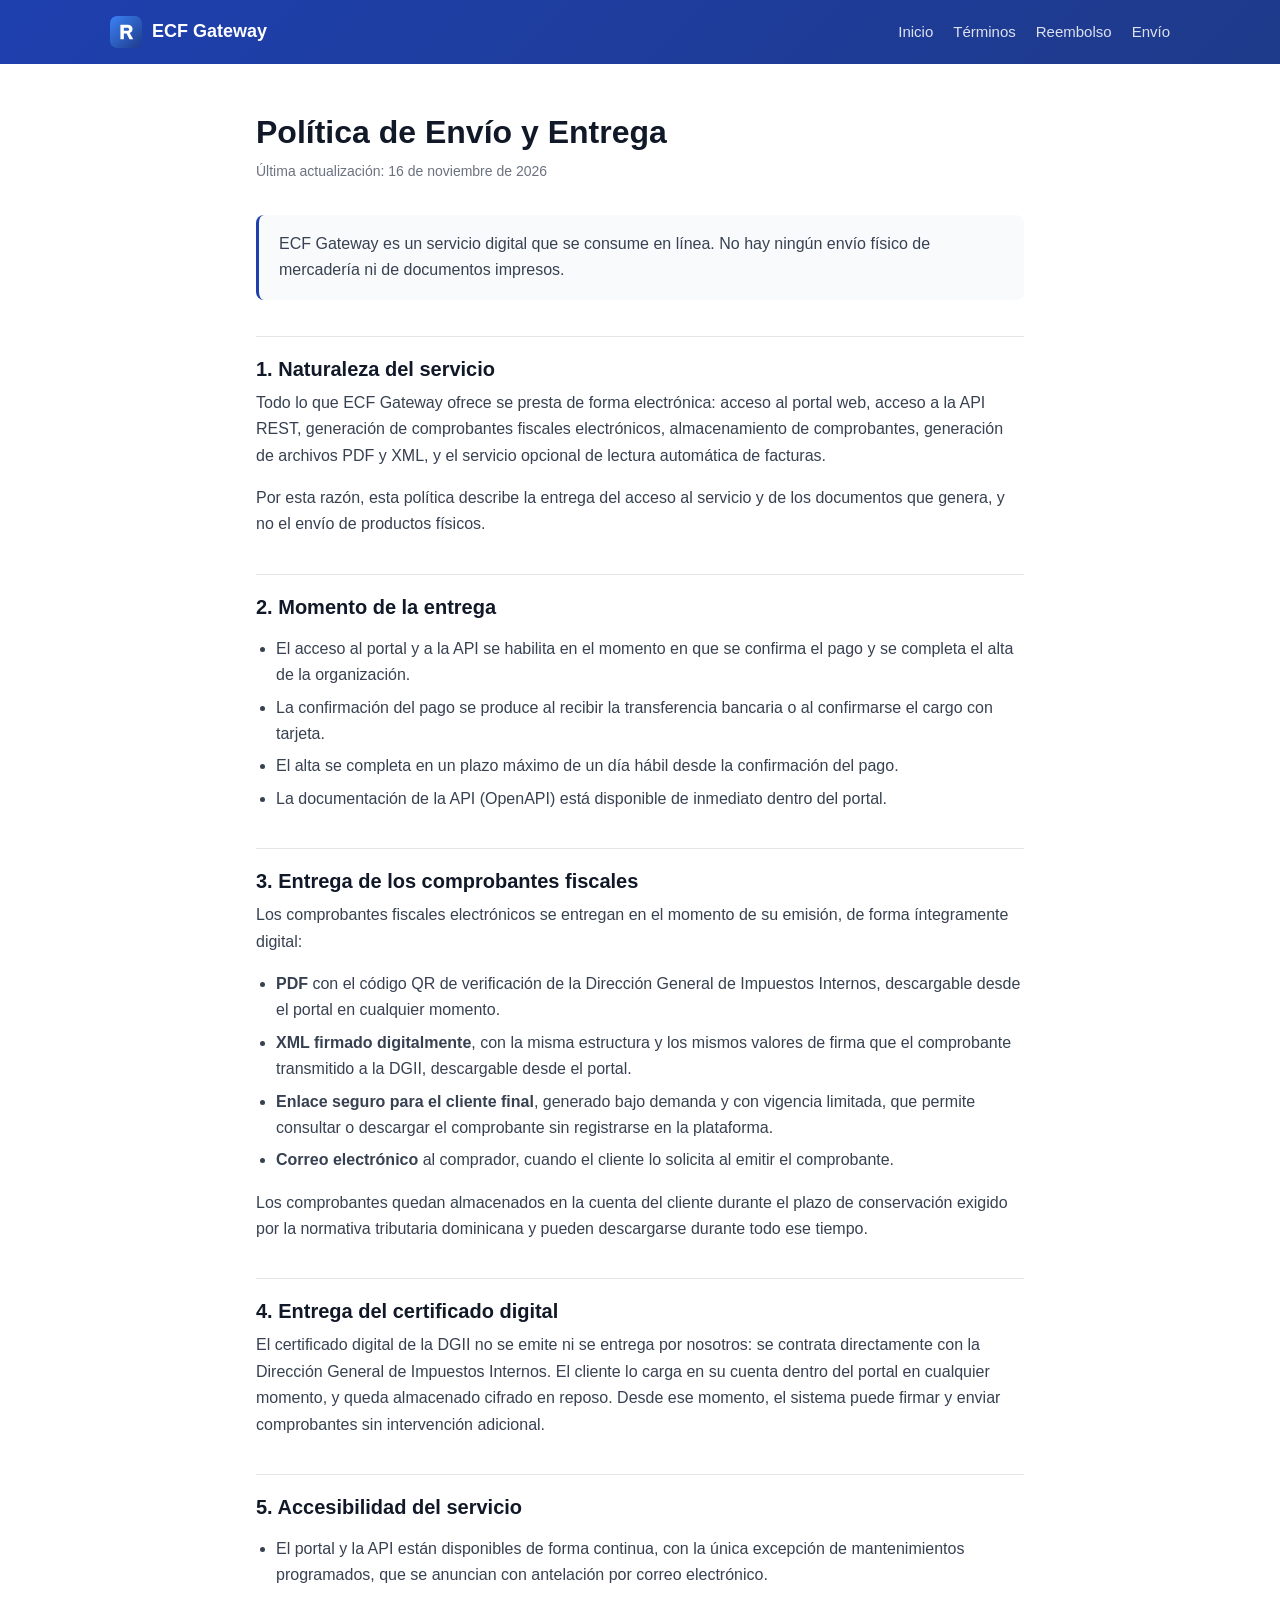
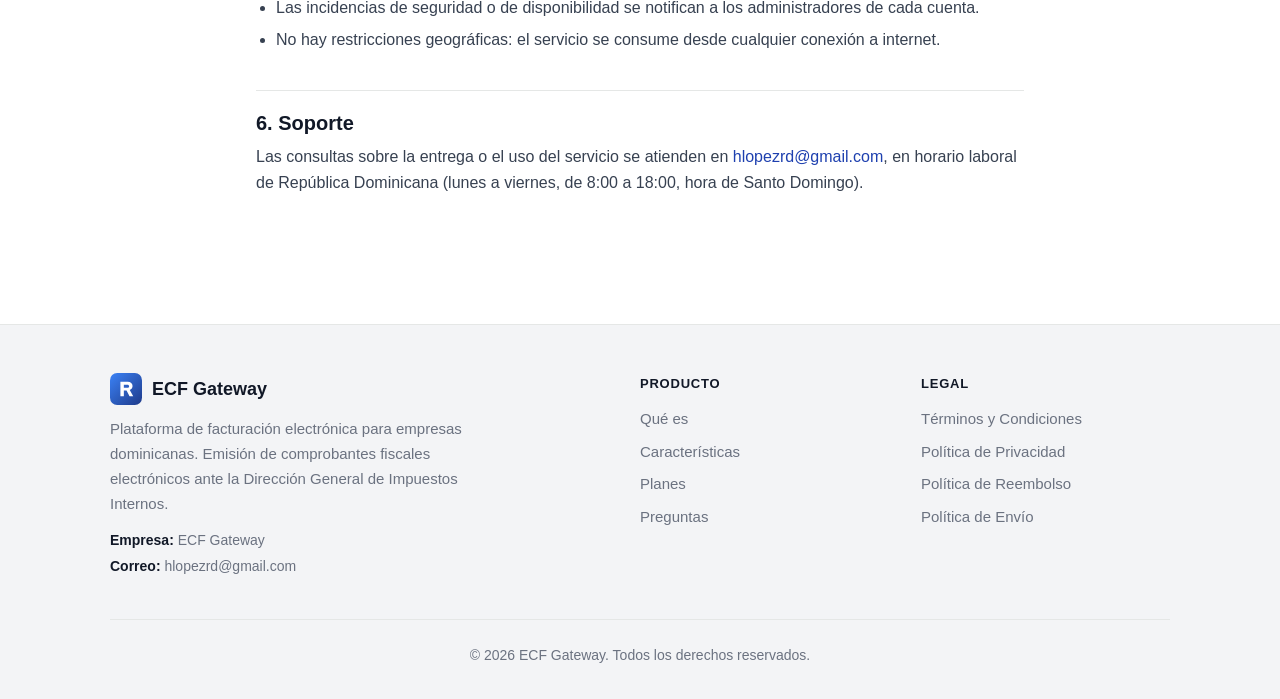
<file: docs/shipping.html>
<!DOCTYPE html>
<html lang="es-DO">
<head>
  <meta charset="UTF-8">
  <meta name="viewport" content="width=device-width, initial-scale=1.0">
  <title>Política de Envío y Entrega — ECF Gateway</title>
  <meta name="description" content="Cómo se entrega el servicio de ECF Gateway: es un servicio digital, sin envío físico, con acceso inmediato tras la confirmación del pago.">
  <link rel="icon" href="assets/img/logo.svg" type="image/svg+xml">
  <link rel="stylesheet" href="assets/css/styles.css">
</head>
<body>

<header class="site-header">
  <div class="container">
    <a class="brand" href="index.html">
      <img src="assets/img/logo.svg" alt="ECF Gateway">
      <span>ECF Gateway</span>
    </a>
    <nav class="site-nav">
      <a href="index.html">Inicio</a>
      <a href="terms.html">Términos</a>
      <a href="refund.html">Reembolso</a>
      <a href="shipping.html">Envío</a>
    </nav>
  </div>
</header>

<main class="legal">
  <h1>Política de Envío y Entrega</h1>
  <p class="updated">Última actualización: 16 de noviembre de 2026</p>

  <div class="callout">
    ECF Gateway es un servicio digital que se consume en línea. No hay ningún envío
    físico de mercadería ni de documentos impresos.
  </div>

  <h2>1. Naturaleza del servicio</h2>
  <p>
    Todo lo que ECF Gateway ofrece se presta de forma electrónica: acceso al portal
    web, acceso a la API REST, generación de comprobantes fiscales electrónicos,
    almacenamiento de comprobantes, generación de archivos PDF y XML, y el servicio
    opcional de lectura automática de facturas.
  </p>
  <p>
    Por esta razón, esta política describe la entrega del acceso al servicio y de los
    documentos que genera, y no el envío de productos físicos.
  </p>

  <h2>2. Momento de la entrega</h2>
  <ul>
    <li>El acceso al portal y a la API se habilita en el momento en que se confirma el pago y se completa el alta de la organización.</li>
    <li>La confirmación del pago se produce al recibir la transferencia bancaria o al confirmarse el cargo con tarjeta.</li>
    <li>El alta se completa en un plazo máximo de un día hábil desde la confirmación del pago.</li>
    <li>La documentación de la API (OpenAPI) está disponible de inmediato dentro del portal.</li>
  </ul>

  <h2>3. Entrega de los comprobantes fiscales</h2>
  <p>
    Los comprobantes fiscales electrónicos se entregan en el momento de su emisión, de
    forma íntegramente digital:
  </p>
  <ul>
    <li><strong>PDF</strong> con el código QR de verificación de la Dirección General de Impuestos Internos, descargable desde el portal en cualquier momento.</li>
    <li><strong>XML firmado digitalmente</strong>, con la misma estructura y los mismos valores de firma que el comprobante transmitido a la DGII, descargable desde el portal.</li>
    <li><strong>Enlace seguro para el cliente final</strong>, generado bajo demanda y con vigencia limitada, que permite consultar o descargar el comprobante sin registrarse en la plataforma.</li>
    <li><strong>Correo electrónico</strong> al comprador, cuando el cliente lo solicita al emitir el comprobante.</li>
  </ul>
  <p>
    Los comprobantes quedan almacenados en la cuenta del cliente durante el plazo de
    conservación exigido por la normativa tributaria dominicana y pueden descargarse
    durante todo ese tiempo.
  </p>

  <h2>4. Entrega del certificado digital</h2>
  <p>
    El certificado digital de la DGII no se emite ni se entrega por nosotros: se
    contrata directamente con la Dirección General de Impuestos Internos. El cliente lo
    carga en su cuenta dentro del portal en cualquier momento, y queda almacenado
    cifrado en reposo. Desde ese momento, el sistema puede firmar y enviar
    comprobantes sin intervención adicional.
  </p>

  <h2>5. Accesibilidad del servicio</h2>
  <ul>
    <li>El portal y la API están disponibles de forma continua, con la única excepción de mantenimientos programados, que se anuncian con antelación por correo electrónico.</li>
    <li>Las incidencias de seguridad o de disponibilidad se notifican a los administradores de cada cuenta.</li>
    <li>No hay restricciones geográficas: el servicio se consume desde cualquier conexión a internet.</li>
  </ul>

  <h2>6. Soporte</h2>
  <p>
    Las consultas sobre la entrega o el uso del servicio se atienden en
    <a href="mailto:hlopezrd@gmail.com">hlopezrd@gmail.com</a>, en horario
    laboral de República Dominicana (lunes a viernes, de 8:00 a 18:00, hora de
    Santo Domingo).
  </p>
</main>

<footer class="site-footer">
  <div class="container">
    <div class="footer-grid">
      <div class="footer-brand">
        <a class="brand" href="index.html" style="color:#111827;">
          <img src="assets/img/logo.svg" alt="ECF Gateway">
          <span>ECF Gateway</span>
        </a>
        <p>
          Plataforma de facturación electrónica para empresas dominicanas.
          Emisión de comprobantes fiscales electrónicos ante la Dirección General
          de Impuestos Internos.
        </p>
        <div class="footer-identity">
          <div><strong>Empresa:</strong> ECF Gateway</div>
          <div><strong>Correo:</strong> hlopezrd@gmail.com</div>
        </div>
      </div>
      <div>
        <div class="footer-title">Producto</div>
        <ul class="footer-links">
          <li><a href="index.html#producto">Qué es</a></li>
          <li><a href="index.html#caracteristicas">Características</a></li>
          <li><a href="index.html#planes">Planes</a></li>
          <li><a href="index.html#faq">Preguntas</a></li>
        </ul>
      </div>
      <div>
        <div class="footer-title">Legal</div>
        <ul class="footer-links">
          <li><a href="terms.html">Términos y Condiciones</a></li>
          <li><a href="privacy.html">Política de Privacidad</a></li>
          <li><a href="refund.html">Política de Reembolso</a></li>
          <li><a href="shipping.html">Política de Envío</a></li>
        </ul>
      </div>
    </div>
    <div class="footer-bottom">
      © 2026 ECF Gateway. Todos los derechos reservados.
    </div>
  </div>
</footer>

</body>
</html>
</file>
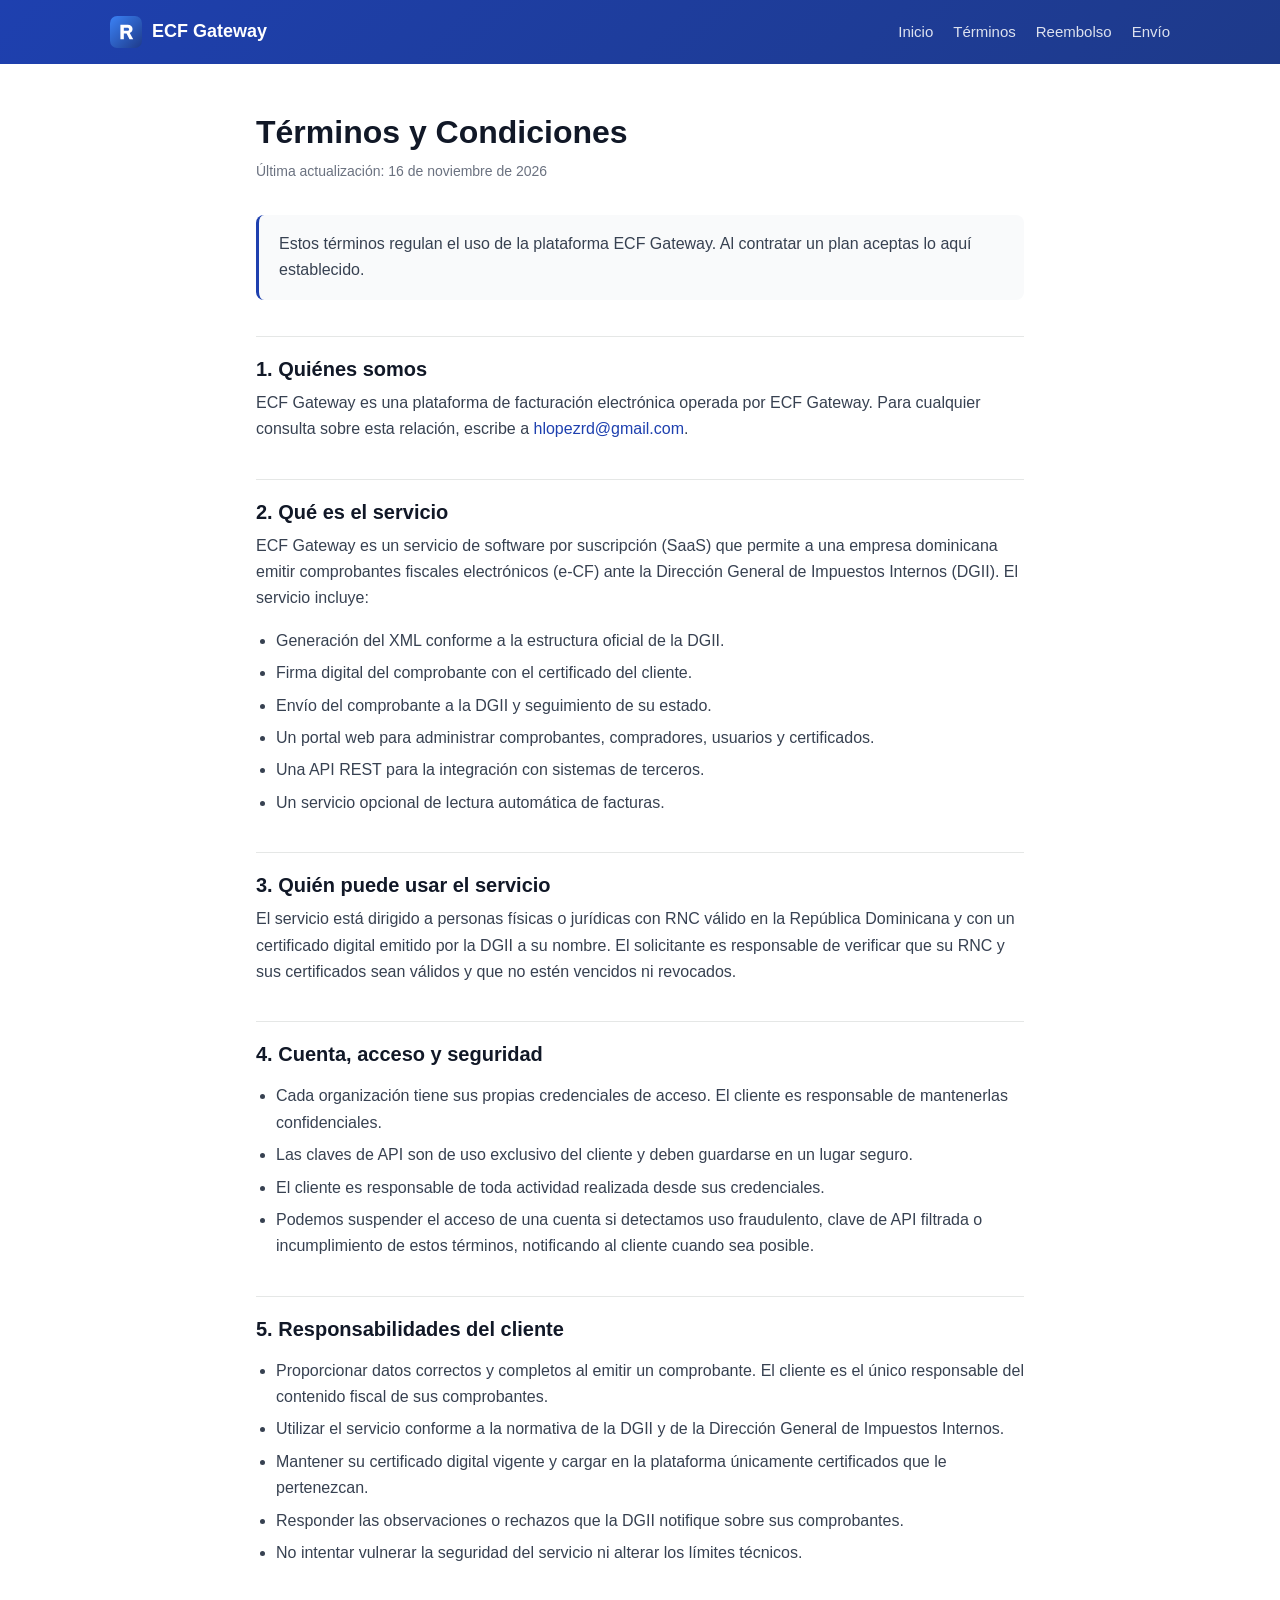
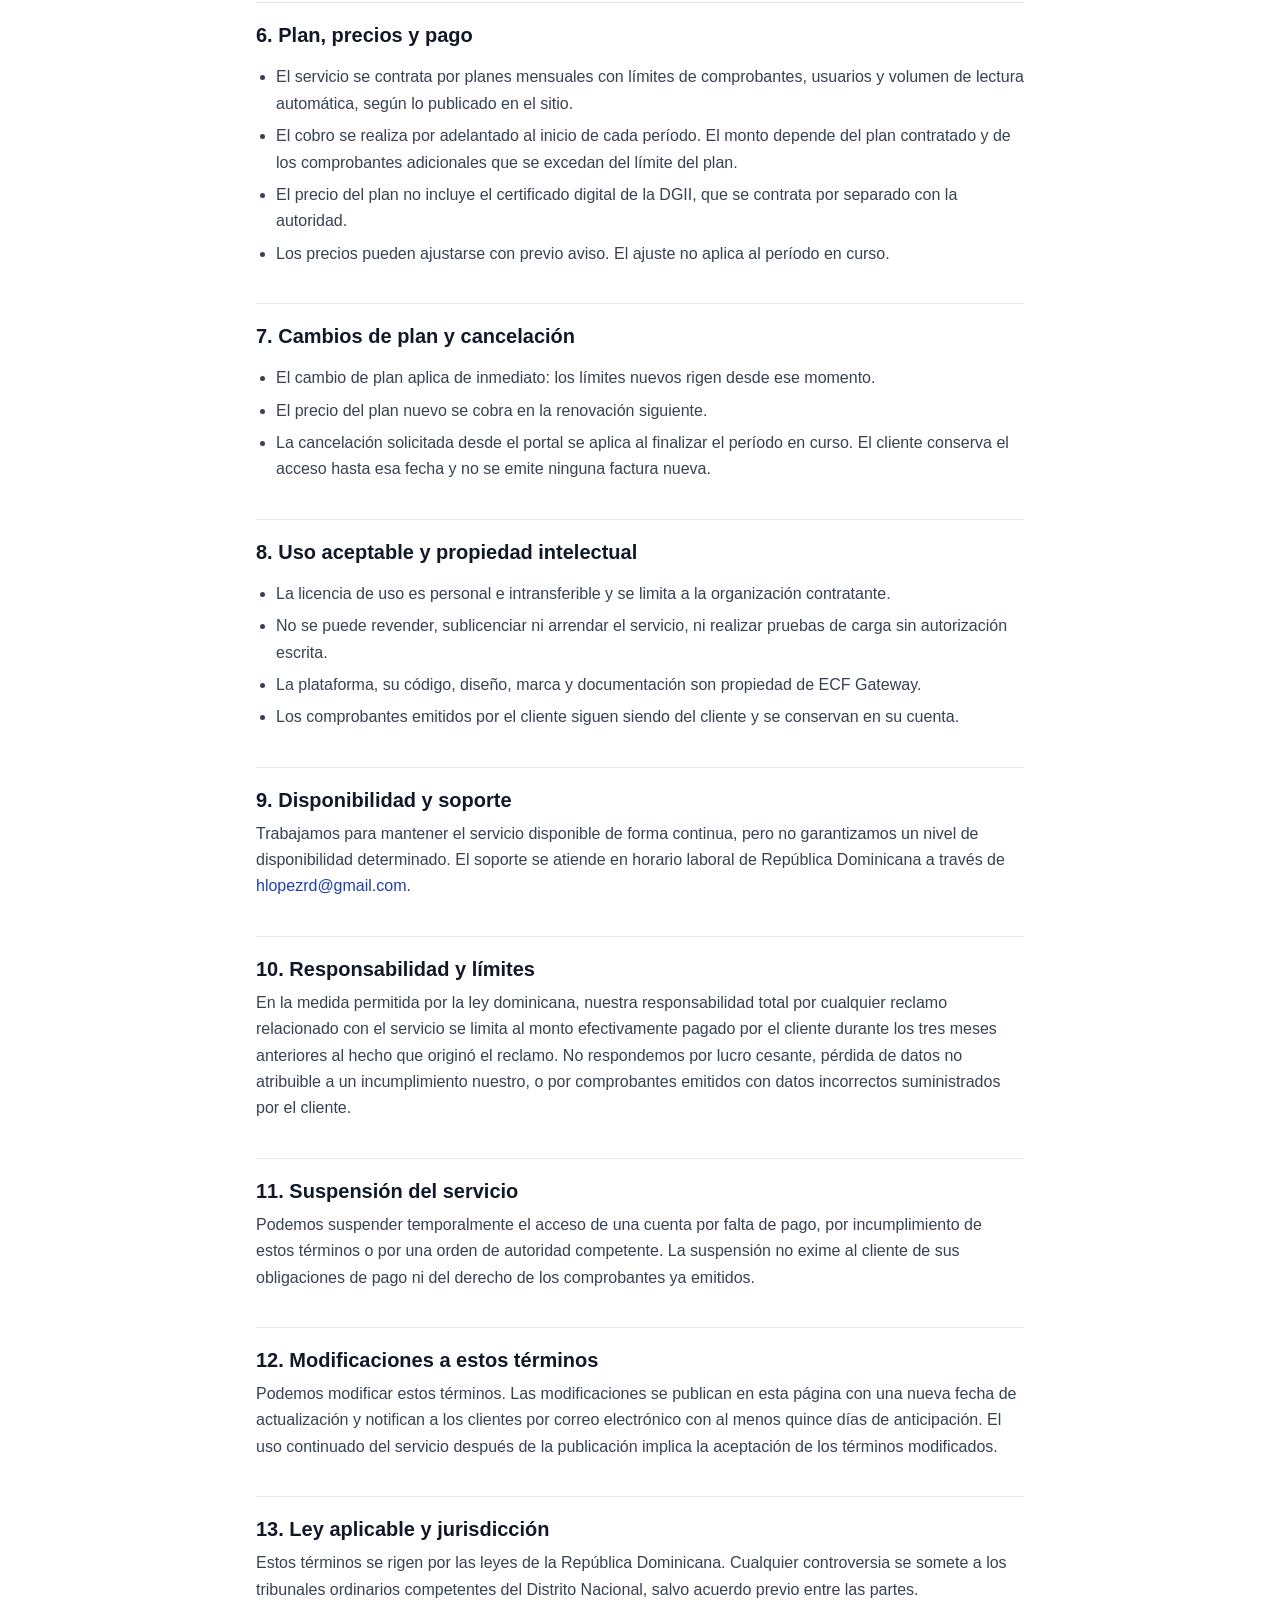
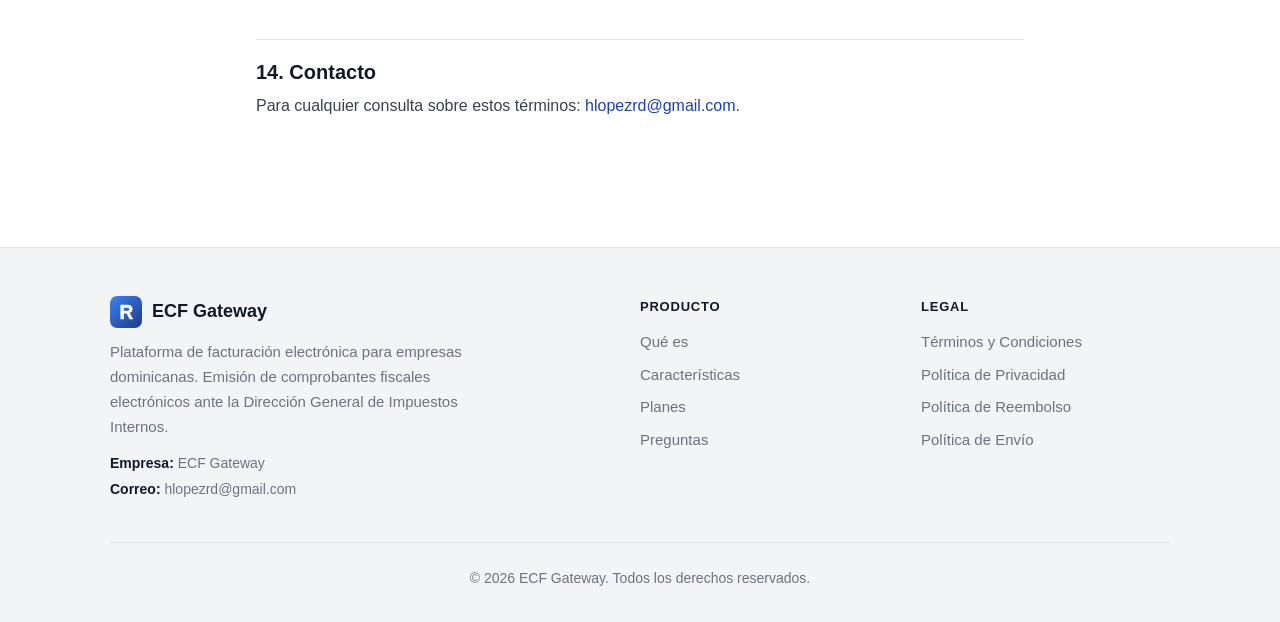
<file: docs/terms.html>
<!DOCTYPE html>
<html lang="es-DO">
<head>
  <meta charset="UTF-8">
  <meta name="viewport" content="width=device-width, initial-scale=1.0">
  <title>Términos y Condiciones — ECF Gateway</title>
  <meta name="description" content="Términos y Condiciones de uso de la plataforma ECF Gateway, servicio de facturación electrónica para empresas dominicanas.">
  <link rel="icon" href="assets/img/logo.svg" type="image/svg+xml">
  <link rel="stylesheet" href="assets/css/styles.css">
</head>
<body>

<header class="site-header">
  <div class="container">
    <a class="brand" href="index.html">
      <img src="assets/img/logo.svg" alt="ECF Gateway">
      <span>ECF Gateway</span>
    </a>
    <nav class="site-nav">
      <a href="index.html">Inicio</a>
      <a href="terms.html">Términos</a>
      <a href="refund.html">Reembolso</a>
      <a href="shipping.html">Envío</a>
    </nav>
  </div>
</header>

<main class="legal">
  <h1>Términos y Condiciones</h1>
  <p class="updated">Última actualización: 16 de noviembre de 2026</p>

  <div class="callout">
    Estos términos regulan el uso de la plataforma ECF Gateway. Al contratar un plan
    aceptas lo aquí establecido.
  </div>

  <h2>1. Quiénes somos</h2>
  <p>
    ECF Gateway es una plataforma de facturación electrónica operada por
    ECF Gateway. Para cualquier consulta sobre esta relación, escribe a
    <a href="mailto:hlopezrd@gmail.com">hlopezrd@gmail.com</a>.
  </p>

  <h2>2. Qué es el servicio</h2>
  <p>
    ECF Gateway es un servicio de software por suscripción (SaaS) que permite a una
    empresa dominicana emitir comprobantes fiscales electrónicos (e-CF) ante la
    Dirección General de Impuestos Internos (DGII). El servicio incluye:
  </p>
  <ul>
    <li>Generación del XML conforme a la estructura oficial de la DGII.</li>
    <li>Firma digital del comprobante con el certificado del cliente.</li>
    <li>Envío del comprobante a la DGII y seguimiento de su estado.</li>
    <li>Un portal web para administrar comprobantes, compradores, usuarios y certificados.</li>
    <li>Una API REST para la integración con sistemas de terceros.</li>
    <li>Un servicio opcional de lectura automática de facturas.</li>
  </ul>

  <h2>3. Quién puede usar el servicio</h2>
  <p>
    El servicio está dirigido a personas físicas o jurídicas con RNC válido en la
    República Dominicana y con un certificado digital emitido por la DGII a su nombre.
    El solicitante es responsable de verificar que su RNC y sus certificados sean
    válidos y que no estén vencidos ni revocados.
  </p>

  <h2>4. Cuenta, acceso y seguridad</h2>
  <ul>
    <li>Cada organización tiene sus propias credenciales de acceso. El cliente es responsable de mantenerlas confidenciales.</li>
    <li>Las claves de API son de uso exclusivo del cliente y deben guardarse en un lugar seguro.</li>
    <li>El cliente es responsable de toda actividad realizada desde sus credenciales.</li>
    <li>Podemos suspender el acceso de una cuenta si detectamos uso fraudulento, clave de API filtrada o incumplimiento de estos términos, notificando al cliente cuando sea posible.</li>
  </ul>

  <h2>5. Responsabilidades del cliente</h2>
  <ul>
    <li>Proporcionar datos correctos y completos al emitir un comprobante. El cliente es el único responsable del contenido fiscal de sus comprobantes.</li>
    <li>Utilizar el servicio conforme a la normativa de la DGII y de la Dirección General de Impuestos Internos.</li>
    <li>Mantener su certificado digital vigente y cargar en la plataforma únicamente certificados que le pertenezcan.</li>
    <li>Responder las observaciones o rechazos que la DGII notifique sobre sus comprobantes.</li>
    <li>No intentar vulnerar la seguridad del servicio ni alterar los límites técnicos.</li>
  </ul>

  <h2>6. Plan, precios y pago</h2>
  <ul>
    <li>El servicio se contrata por planes mensuales con límites de comprobantes, usuarios y volumen de lectura automática, según lo publicado en el sitio.</li>
    <li>El cobro se realiza por adelantado al inicio de cada período. El monto depende del plan contratado y de los comprobantes adicionales que se excedan del límite del plan.</li>
    <li>El precio del plan no incluye el certificado digital de la DGII, que se contrata por separado con la autoridad.</li>
    <li>Los precios pueden ajustarse con previo aviso. El ajuste no aplica al período en curso.</li>
  </ul>

  <h2>7. Cambios de plan y cancelación</h2>
  <ul>
    <li>El cambio de plan aplica de inmediato: los límites nuevos rigen desde ese momento.</li>
    <li>El precio del plan nuevo se cobra en la renovación siguiente.</li>
    <li>La cancelación solicitada desde el portal se aplica al finalizar el período en curso. El cliente conserva el acceso hasta esa fecha y no se emite ninguna factura nueva.</li>
  </ul>

  <h2>8. Uso aceptable y propiedad intelectual</h2>
  <ul>
    <li>La licencia de uso es personal e intransferible y se limita a la organización contratante.</li>
    <li>No se puede revender, sublicenciar ni arrendar el servicio, ni realizar pruebas de carga sin autorización escrita.</li>
    <li>La plataforma, su código, diseño, marca y documentación son propiedad de ECF Gateway.</li>
    <li>Los comprobantes emitidos por el cliente siguen siendo del cliente y se conservan en su cuenta.</li>
  </ul>

  <h2>9. Disponibilidad y soporte</h2>
  <p>
   Trabajamos para mantener el servicio disponible de forma continua, pero no garantizamos
    un nivel de disponibilidad determinado. El soporte se atiende en horario laboral de
    República Dominicana a través de <a href="mailto:hlopezrd@gmail.com">hlopezrd@gmail.com</a>.
  </p>

  <h2>10. Responsabilidad y límites</h2>
  <p>
    En la medida permitida por la ley dominicana, nuestra responsabilidad total por
    cualquier reclamo relacionado con el servicio se limita al monto efectivamente
    pagado por el cliente durante los tres meses anteriores al hecho que originó el
    reclamo. No respondemos por lucro cesante, pérdida de datos no atribuible a un
    incumplimiento nuestro, o por comprobantes emitidos con datos incorrectos
    suministrados por el cliente.
  </p>

  <h2>11. Suspensión del servicio</h2>
  <p>
    Podemos suspender temporalmente el acceso de una cuenta por falta de pago, por
    incumplimiento de estos términos o por una orden de autoridad competente. La
    suspensión no exime al cliente de sus obligaciones de pago ni del derecho de los
    comprobantes ya emitidos.
  </p>

  <h2>12. Modificaciones a estos términos</h2>
  <p>
    Podemos modificar estos términos. Las modificaciones se publican en esta página con
    una nueva fecha de actualización y notifican a los clientes por correo electrónico
    con al menos quince días de anticipación. El uso continuado del servicio después de
    la publicación implica la aceptación de los términos modificados.
  </p>

  <h2>13. Ley aplicable y jurisdicción</h2>
  <p>
    Estos términos se rigen por las leyes de la República Dominicana. Cualquier
    controversia se somete a los tribunales ordinarios competentes del Distrito
    Nacional, salvo acuerdo previo entre las partes.
  </p>

  <h2>14. Contacto</h2>
  <p>
    Para cualquier consulta sobre estos términos:
    <a href="mailto:hlopezrd@gmail.com">hlopezrd@gmail.com</a>.
  </p>
</main>

<footer class="site-footer">
  <div class="container">
    <div class="footer-grid">
      <div class="footer-brand">
        <a class="brand" href="index.html" style="color:#111827;">
          <img src="assets/img/logo.svg" alt="ECF Gateway">
          <span>ECF Gateway</span>
        </a>
        <p>
          Plataforma de facturación electrónica para empresas dominicanas.
          Emisión de comprobantes fiscales electrónicos ante la Dirección General
          de Impuestos Internos.
        </p>
        <div class="footer-identity">
          <div><strong>Empresa:</strong> ECF Gateway</div>
          <div><strong>Correo:</strong> hlopezrd@gmail.com</div>
        </div>
      </div>
      <div>
        <div class="footer-title">Producto</div>
        <ul class="footer-links">
          <li><a href="index.html#producto">Qué es</a></li>
          <li><a href="index.html#caracteristicas">Características</a></li>
          <li><a href="index.html#planes">Planes</a></li>
          <li><a href="index.html#faq">Preguntas</a></li>
        </ul>
      </div>
      <div>
        <div class="footer-title">Legal</div>
        <ul class="footer-links">
          <li><a href="terms.html">Términos y Condiciones</a></li>
          <li><a href="privacy.html">Política de Privacidad</a></li>
          <li><a href="refund.html">Política de Reembolso</a></li>
          <li><a href="shipping.html">Política de Envío</a></li>
        </ul>
      </div>
    </div>
    <div class="footer-bottom">
      © 2026 ECF Gateway. Todos los derechos reservados.
    </div>
  </div>
</footer>

</body>
</html>
</file>
<file: docs/assets/system.css>
/*
  taste-skill system.css - the one system for the page. Link it first, then assets/ui/cards.css (the
  feature card, its panel and the fragment placements), then set the palette (--p-*), the fonts and
  the radius set on :root in the page (node scripts/start.mjs prints that block).
  Do not add a second grid, spacing scale, type scale, radius scale, button or card style.
*/

/* ---------------------------------------------------------------- tokens */
:root {
  /* palette (hex only; fx.js reads --bg --surface --ink --muted --accent --accent-ink) */
  --p-bg: #ffffff;
  --p-surface: #f4f4f4;
  --p-ink: #111111;
  --p-muted: #6b6b6b;
  --p-accent: #1a4be0;
  --p-accent-ink: #ffffff;
  --p-action: #1a4be0;      /* buttons, links, focus: the accent, or the ink when the accent is too pale */
  --p-action-ink: #ffffff;
  --p-inv-bg: #111111;
  --p-inv-surface: #1c1c1c;
  --p-inv-ink: #f4f4f4;
  --p-inv-muted: #a3a3a3;
  --p-inv-accent: #ffffff;
  --p-inv-accent-ink: #111111;
  --p-inv-action: #ffffff;
  --p-inv-action-ink: #111111;
  /* the lit ground behind UI and in the closing band (references/cards.md), one per page, tech pages only
     (none on kind other, which is flat): <html data-ground="sand|sky|sage|painting">. system.js gives it to every ground
     that holds UI, on light and dark pages alike; --hue on one panel changes only its accent */
  --ground-bg: #d9ccb7; --ground-surface: #e9e0d2; --ground-ink: #2a2622; --ground-muted: #5a534a; --ground-accent: #a8794a;

  /* fonts */
  --font-display: system-ui, -apple-system, "Segoe UI", sans-serif;
  --font-text: system-ui, -apple-system, "Segoe UI", sans-serif;
  --font-mono: ui-monospace, "SFMono-Regular", Menlo, Consolas, monospace;
  --display-weight: 400;    /* headlines 400; 500 on a tech page (software, gaming, hardware) */
  --display-tracking: -0.025em;

  /* the page rhythm (references/layout-v4.md): one section per screen. The header is fixed and
     --nav tall; every section is padded --padt above and --padb (plus the phone action bar, --bar)
     below, and is exactly one or two screens tall (--h: 1 or 2; --hm on a phone). The hero's words
     start --hgap under the header and its content ends --hpadb above the fold. */
  --nav: 72px;
  --padt: 120px;
  --padb: 72px;
  --hgap: 48px;
  --hpadb: 64px;
  --bar: 0px;
  /* grid: one .wrap (alias .container) for the header, every section and the footer, the same
     --gut on both sides: 1280 wide at x 80-1360 at 1440, 342 at x 24-366 at 390 */
  --container: 1280px;
  --gut: 80px;
  --pad: var(--gut);
  --gutter: 24px;

  /* spacing: 4/8 scale */
  --s-1: 4px;  --s-2: 8px;  --s-3: 12px; --s-4: 16px; --s-5: 24px;
  --s-6: 32px; --s-7: 48px; --s-8: 64px; --s-9: 96px; --s-10: 128px;
  --section: 40px;      /* only a .section outside main (the kit's demo pages); every main > section and
                           footer.closing take --padt and --padb */
  --section-band: 56px; /* the same for an older footer outside footer.closing */
  --head-gap: 48px;     /* the one heading-to-content gap, 32 on a phone (layout.css reads it as --ly-head-gap) */
  --card-pad: 16px;     /* card padding (cards.css sets its own for cards with a panel) */
  --card-gap: 16px;     /* gap between cards */

  /* type scale (the only sizes on the page) */
  --t-label: 13px;
  --t-small: 14px;
  --t-body: 16px;
  --t-lead: 18px;
  --t-card: 18px;
  --t-h3: 24px;
  /* straight lines from the phone size at 390 to the desktop size at 1440 (system.md's table) */
  --t-h2: clamp(30px, 1.72vw + 23.3px, 48px);
  --t-h1: clamp(38px, 3.24vw + 25.4px, 72px);
  /* a big number stays a step under the h2 (VI-11): 38 at 1440, 28 at 390, so it never reads as a
     section heading; a stats row and a price set their own, smaller still */
  --t-stat: clamp(28px, .952vw + 24.29px, 38px);

  /* radius: one scale (soft by default; data-radius on <html> switches it) */
  --r-sm: 8px;  --r-md: 12px; --r-lg: 20px; --r-btn: 8px;

  /* controls (fixed here; a page never adds its own) */
  --btn-h: 44px;
  --btn-h-sm: 36px;
  --nav-h: var(--nav);  /* the older name, kept for the kit's files */
  --icon: 16px;         /* small icons: socials, menu chevrons, mono brand marks */

  /* motion: the one UI ease-out (motion.css --m-ease and ui/base.css --u-ease read it; references/motion.md) */
  --ease: cubic-bezier(.2, .8, .2, 1);
  --dur: 180ms;
}
html[data-radius="sharp"] { --r-sm: 4px; --r-md: 6px;  --r-lg: 8px;  --r-btn: 4px; }
html[data-radius="soft"]  { --r-sm: 8px; --r-md: 12px; --r-lg: 20px; --r-btn: 8px; }
html[data-radius="round"] { --r-sm: 10px; --r-md: 16px; --r-lg: 24px; --r-btn: 999px; }
/* the four lit grounds (references/cards.md); sand is the default above. painting goes with
   painterly-landscape (x.ai's daylight sky over olive hills) */
html[data-ground="sky"]      { --ground-bg: #c6d3df; --ground-surface: #d6e0e9; --ground-ink: #25303a; --ground-muted: #4d5964; --ground-accent: #3f6a92; }
html[data-ground="sage"]     { --ground-bg: #cdd6c6; --ground-surface: #dce3d6; --ground-ink: #262d24; --ground-muted: #535b51; --ground-accent: #6c8e63; }
html[data-ground="painting"] { --ground-bg: #79a8d6; --ground-surface: #a6c4e2; --ground-ink: #16212c; --ground-muted: #273949; --ground-accent: #9c9b3c; }
/* cards.css takes its card and panel radii from this scale */
html[data-radius] .card { --c-r: var(--r-lg); }
html[data-radius] .panel { --p-r: var(--r-md); }

/* a phone: the header 56, the sections padded 96 / 48, the hero's words 40 under the header and its
   content ending 24 above the fold, 24 at both sides, 12 between columns */
@media (max-width: 639px) {
  :root { --nav: 56px; --padt: 96px; --padb: 48px; --hgap: 40px; --hpadb: 24px; --gut: 24px; --gutter: 12px; --card-gap: 12px; --head-gap: 32px; }
}
@media (min-width: 640px) {
  :root { --gut: 48px; --section: 48px; --section-band: 72px; --card-pad: 24px; }
}
@media (min-width: 1024px) {
  :root { --gut: 80px; --section: 56px; --section-band: 96px; --card-gap: 24px;
          --t-lead: 20px; --t-card: 20px; --t-h3: 28px; }
  /* a place (and a local service): the 1200 column at x 120-1320 */
  html[data-type="place"] { --gut: 120px; --container: 1200px; }
}
/* a place (VI-06, ST-96, PH-23): its own smaller type (h1 48/53 and 32/37, h2 32/40 and 24/30, titles
   and the sub-line 20 and 18), the Recipe 3 hero's gap under its photograph (40, 24 on a phone),
   square photographs and cards and 2px buttons, whatever data-radius and data-buttons say */
:root[data-type="place"] {
  --hgap: 40px;
  --t-h1: clamp(32px, 1.524vw + 26.06px, 48px);
  --t-h2: clamp(24px, .762vw + 21px, 32px);
  --t-h3: clamp(20px, .381vw + 18.51px, 24px);
  --r-sm: 2px; --r-md: 0px; --r-lg: 0px; --r-btn: 2px;
}
:root[data-type="place"] :is(h1, .t-h1) { line-height: 1.104; }
:root[data-type="place"] :is(h2, .t-h2) { line-height: 1.25; }
@media (max-width: 639px) {
  :root[data-type="place"] { --hgap: 24px; }
  :root[data-type="place"] :is(h1, .t-h1) { line-height: 1.156; }
}

/* ---------------------------------------------------------------- grounds (at most three) */
:root, .ground-base {
  --bg: var(--p-bg); --surface: var(--p-surface); --ink: var(--p-ink); --muted: var(--p-muted);
  --accent: var(--p-accent); --accent-ink: var(--p-accent-ink); --card: var(--p-surface);
  --action: var(--p-action); --action-ink: var(--p-action-ink);
}
.ground-surface {
  --bg: var(--p-surface); --surface: var(--p-bg); --ink: var(--p-ink); --muted: var(--p-muted);
  --accent: var(--p-accent); --accent-ink: var(--p-accent-ink); --card: var(--p-bg);
  --action: var(--p-action); --action-ink: var(--p-action-ink);
}
.ground-inverse {
  --bg: var(--p-inv-bg); --surface: var(--p-inv-surface); --ink: var(--p-inv-ink); --muted: var(--p-inv-muted);
  --accent: var(--p-inv-accent); --accent-ink: var(--p-inv-accent-ink); --card: var(--p-inv-surface);
  --action: var(--p-inv-action); --action-ink: var(--p-inv-action-ink);
}
:root, .ground-base, .ground-surface, .ground-inverse {
  --line: color-mix(in oklab, var(--ink) 11%, transparent);
  --line-strong: color-mix(in oklab, var(--ink) 20%, transparent);
  /* effects (fx.js) and UI fragments (assets/ui) take the colours of the ground they sit on */
  --fx-bg: var(--bg); --fx-surface: var(--surface); --fx-ink: var(--ink); --fx-muted: var(--muted);
  --fx-accent: var(--accent); --fx-accent-ink: var(--accent-ink);
  --ui-font: var(--font-text); --ui-mono: var(--font-mono); --ui-radius: var(--r-md);
}
.ground-base, .ground-surface, .ground-inverse { background: var(--bg); color: var(--ink); }

/* ---------------------------------------------------------------- base */
*, *::before, *::after { box-sizing: border-box; }
/* an anchor lands on the section's top (the judge's frame): the fixed header covers --nav of its --padt */
html { -webkit-text-size-adjust: 100%; scroll-padding-top: 0; scroll-behavior: auto; margin: 0; }
body {
  margin: 0; background: var(--bg); color: var(--ink);
  font: 400 var(--t-body)/1.55 var(--font-text);
  -webkit-font-smoothing: antialiased; text-rendering: optimizeLegibility; overflow-x: clip;
}
img, svg, video, canvas { display: block; max-width: 100%; }
/* hidden means hidden, also on an img the line above makes a block (a menu tab's photograph, a peek photograph) */
[hidden] { display: none !important; }
img, video { height: auto; }
a { color: inherit; text-decoration: none; }
button { font: inherit; color: inherit; }
h1, h2, h3, h4, p, ul, ol, figure, blockquote { margin: 0; }
ul, ol { padding: 0; list-style: none; }
h1, h2, h3, h4 {
  font-family: var(--font-display); font-weight: var(--display-weight);
  letter-spacing: var(--display-tracking); text-wrap: balance; overflow-wrap: break-word;
  /* a long word (a German compound at 390) breaks at a syllable with a hyphen, in the language of <html lang>;
     only words of 10 letters or more, 4 at least on each side, so a short English heading never breaks */
  hyphens: auto; -webkit-hyphens: auto; hyphenate-limit-chars: 10 4 4;
}
h1, .t-h1 { font-size: var(--t-h1); line-height: 1.04; }
h2, .t-h2 { font-size: var(--t-h2); line-height: 1.1; }
h3, .t-h3 { font-size: var(--t-h3); line-height: 1.2; }
h4, .t-card { font-family: var(--font-text); font-weight: 500; font-size: var(--t-card); line-height: 1.3; letter-spacing: -0.01em; }
p { text-wrap: pretty; }
.t-lead  { font-size: var(--t-lead); line-height: 1.5; }
.t-body  { font-size: var(--t-body); line-height: 1.55; }
.t-small { font-size: var(--t-small); line-height: 1.5; }
.t-label { font-size: var(--t-label); font-weight: 500; line-height: 1.4; letter-spacing: 0.01em; }
.t-stat  { font-family: var(--font-display); font-weight: var(--display-weight); font-size: var(--t-stat);
           line-height: 1; letter-spacing: var(--display-tracking); font-variant-numeric: tabular-nums; }
.muted { color: var(--muted); }
.mono  { font-family: var(--font-mono); }
.measure { max-width: 62ch; }
:focus-visible { outline: 2px solid var(--action); outline-offset: 2px; border-radius: 2px; }
::selection { background: color-mix(in oklab, var(--accent) 30%, transparent); }

/* ---------------------------------------------------------------- grid */
.wrap, .container { width: min(100% - 2 * var(--gut), var(--container)); margin-inline: auto; padding-inline: 0; }
.grid { display: grid; grid-template-columns: repeat(12, minmax(0, 1fr)); column-gap: var(--gutter); row-gap: var(--card-gap); }
.grid > * { min-width: 0; grid-column: 1 / -1; }
.section { padding-block: var(--section); }

/* ---------------------------------------------------------------- one section per screen
   The page is a stack of screens. Framed at scrollY = k x the screen height, a shot shows exactly one
   section: the hero alone on the first screen, every other section (and footer.closing, the close and
   the footer in one) exactly one or two screens tall, its h2 first, --padt under its top. Heights
   and padding do it: no pinning, snapping or script.
     <section class="section" id=".." style="--h: 2">     (2 screens; --hm sets a phone's count alone)
       <div class="wrap"> the h2 first, then the content </div>     (the one in-flow child)
     </section>
   A layer (a full-bleed photograph or ground behind the words) is an <img class="layer" aria-hidden="true">
   beside the .wrap. Content must fit: one screen holds 708px of content at 1440x900 (900 - 120 - 72),
   two hold 1,608 (the second screen's part starts --padt under its top with .g2). From 640 to 1279 a
   section keeps at least its screens and grows past them rather than overlap the next. */
main > :is(section, .section), footer.closing {
  position: relative; box-sizing: border-box;
  height: calc(var(--h, 1) * 100vh); height: calc(var(--h, 1) * 100svh);
  padding: var(--padt) 0 calc(var(--padb) + var(--bar));
}
main > :is(section, .section) > :is(.wrap, .container), footer.closing > .wrap { position: relative; z-index: 1; height: 100%; }
main > :is(section, .section) > :is(.wrap, .container):not(.grid) { display: flex; flex-direction: column; }
/* a .wrap that is the section's grid too (class="wrap grid"): its rows start at the top */
main > :is(section, .section) > :is(.wrap, .container).grid { align-content: start; }
/* .fill: the block that takes what the screen leaves under the heading (a photograph, a frame) */
main > :is(section, .section) > .wrap > .fill { flex: 1 1 0; min-height: 0; }
/* two screens as two groups: row 1 the h2 and the first group, row 2 the rest (no second h2), starting
   --padt under the second screen's top, so the second shot looks like any other section */
main > :is(section, .section).g2, footer.closing.g2 { --h: 2; }
main > :is(section, .section).g2 > :is(.wrap, .container), footer.closing.g2 > .wrap { display: grid; grid-template-rows: minmax(0, 1fr) minmax(0, 1fr); row-gap: calc(var(--padt) + var(--padb) + var(--bar)); }
main > :is(section, .section).g2 > :is(.wrap, .container) > *, footer.closing.g2 > .wrap > * { min-height: 0; align-self: start; }
main > :is(section, .section).g2 > :is(.wrap, .container) > :is(.group, .fill) { align-self: stretch; }
/* a group: one screen's part of a .g2 section (its h2 and first rows, or the rest) */
.group { display: flex; flex-direction: column; min-height: 0; }
/* each screen's card row runs down to that screen's foot (the cards stretch, their panels grow), so
   the second screen of a .g2 is never a short row over an empty ground; both rows end on the same line */
@media (min-width: 1024px) {
  main > :is(section, .section).g2 > .wrap > .grid:last-child,
  main > :is(section, .section).g2 > .wrap > .group > .grid:last-child { align-self: stretch; flex: 1 1 auto; min-height: 0; }
}
.group > .fill { flex: 1 1 0; min-height: 0; }
@media (min-width: 640px) and (max-width: 1279px) {
  main > :is(section, .section):not(.hero, .section--hero), footer.closing {
    height: auto; min-height: calc(var(--h, 1) * 100vh); min-height: calc(var(--h, 1) * 100svh);
  }
  /* the section is a column and its .wrap takes all of it, so a .fill (a photograph, a frame) still
     grows to the section's foot (a min-height percentage would not resolve, leaving it at its least) */
  /* :where() keeps it at no weight, so a page's own phone- or tablet-only hiding (section.desk-only { display: none }) wins */
  :where(main > :is(section, .section):not(.hero, .section--hero), footer.closing) { display: flex; flex-direction: column; }
  main > :is(section, .section):not(.hero, .section--hero) > :is(.wrap, .container), footer.closing > .wrap { flex: 1 0 auto; height: auto; min-height: 0; }
}
/* a phone: lvh (the screen with its bars hidden) for every section but the hero; --hm when stacking
   makes the content taller than the desktop count */
@media (max-width: 639px) {
  /* at least its screens, never less: content a screen cannot hold makes the section taller (the rhythm
     check then asks for --hm: 2 or less content); a fixed height would lay its last rows over the next
     section, the fault the phone shots showed most (a list under the closing heading and its button) */
  main > :is(section, .section):not(.hero, .section--hero), footer.closing {
    height: auto; min-height: calc(var(--hm, var(--h, 1)) * 100vh); min-height: calc(var(--hm, var(--h, 1)) * 100lvh);
  }
  /* one grid row at least the screens tall that grows with the .wrap's content: the .wrap is stretched to
     it, so its .fill and its two groups still share a definite height */
  /* (at no weight, as on the tablet: a page's own section.desk-only { display: none } still hides it) */
  :where(main > :is(section, .section):not(.hero, .section--hero):has(> :is(.wrap, .container)), footer.closing) {
    display: grid; grid-template-columns: minmax(0, 1fr); grid-template-rows: 1fr; grid-auto-rows: auto;
  }
  main > :is(section, .section):not(.hero, .section--hero) > :is(.wrap, .container), footer.closing > .wrap { height: auto; }
  main > :is(section, .section).g2m, footer.closing.g2m { --hm: 2; }
  main > :is(section, .section).g2m > :is(.wrap, .container), footer.closing.g2m > .wrap { display: grid; grid-template-rows: minmax(0, 1fr) minmax(0, 1fr); row-gap: calc(var(--padt) + var(--padb) + var(--bar)); }
  /* stacked in one, the two groups keep the open cards' 32px, so the first group's last panel never meets
     the next card's title */
  main > :is(section, .section).g2:not(.g2m) > :is(.wrap, .container) { display: flex; row-gap: var(--s-6); }
  /* what the two screens leave goes around the second group, so it opens below the header, not on the fold */
  main > :is(section, .section).g2:not(.g2m) > :is(.wrap, .container) > :last-child { margin-block: auto; }
  main > :is(section, .section).g2:not(.g2m) > :is(.wrap, .container) > * { align-self: stretch; }
}
/* a layer: the photograph or ground of a whole section, under its words, edge to edge */
main > :is(section, .section) > :is(img, video, canvas, picture).layer,
footer.closing > :is(img, video, canvas, picture).layer {
  position: absolute; inset: 0; z-index: 0; width: 100%; height: 100%; max-width: none; object-fit: cover; object-position: var(--pos, 50% 50%);
}
main > :is(section, .section) > picture.layer > img { width: 100%; height: 100%; object-fit: cover; }

/* the hero: exactly the first screen, the fixed header over its top. Its words start --hgap under the
   header (--photo adds a full-bleed photograph's height above them on a place); its content ends
   --hpadb above the fold, and nothing of the next section shows, at 1440, 1024, 820 and 390.
     <section class="hero hero--<type>"><div class="wrap"><div class="hero-text"> .. </div>[one strip]</div></section>
   .hero-text holds the whole composition (the words, and the picture or window beside or under them);
   one docked strip (logos, three facts) may follow it, at most 96px, desktop only. */
main > :is(.hero, .section--hero) {
  height: 100vh; height: 100svh; min-height: 0;
  padding: calc(var(--nav) + var(--photo, 0px) + var(--hgap)) 0 calc(var(--hpadb) + var(--bar));
}
:is(.hero, .section--hero) > .wrap { height: 100%; display: grid; grid-template-rows: minmax(0, 1fr) auto; row-gap: var(--s-7); }
:is(.hero, .section--hero) > .wrap > .hero-text { min-height: 0; }
/* a phone: the hero is at least the first screen and grows when a short phone (320x640) cannot hold its
   words, buttons and picture, so nothing of it lies over the next section or under the header */
@media (max-width: 639px) {
  main > :is(.hero, .section--hero) { height: auto; min-height: 100vh; min-height: 100svh; }
  main > :is(.hero, .section--hero):has(> :is(.wrap, .container)) { display: grid; grid-template-columns: minmax(0, 1fr); grid-template-rows: 1fr; grid-auto-rows: auto; }
  main > :is(.hero, .section--hero) > :is(.wrap, .container) { height: auto; }
}
:is(.hero, .section--hero) > .wrap > .hero-strip { grid-row: 2; max-height: 96px; }
@media (max-width: 639px) { :is(.hero, .section--hero) > .wrap > .hero-strip { display: none; } }
.section--hero .section-head { max-width: 860px; }
/* the starter's own hero (hero-split): the words on span-5 top-aligned, the picture on span-6 start-7
   as tall as the hero's content box (at most 716 at 1440x900); a phone stacks words, then the picture
   in what is left */
.hero-text.hero-split { height: 100%; align-items: stretch; }
.hero-split > .hero-copy { align-self: start; }
.hero-split > .hero-visual { position: relative; min-height: 0; height: 100%; }
@media (max-width: 1023px) {
  .hero-text.hero-split { display: flex; flex-direction: column; gap: var(--s-6); }
  .hero-split > .hero-visual { flex: 1 1 0; min-height: 200px; height: auto; }
}
.hero-copy > * + * { margin-top: var(--s-5); }
/* the h1 first in the words' column: its capitals start on the picture's top line, not the line box's
   (the leading above the capitals would put the words about 12px under the photograph's top) */
.hero-copy > h1:first-child { text-box: trim-start cap alphabetic; }
.hero-copy > .btn-row { margin-top: var(--s-6); }
/* three short facts at the foot of the words' column, on the picture's bottom line (no dead space
   under the buttons): <dl class="hero-facts"><div><dt>..</dt><dd>..</dd></div> x3</dl> */
@media (min-width: 1024px) {
  .hero-split > .hero-copy { height: 100%; display: flex; flex-direction: column; }
  .hero-split > .hero-copy > .hero-facts { margin-top: auto; }
}
.hero-facts { display: grid; grid-template-columns: repeat(3, minmax(0, 1fr)); gap: var(--s-5) var(--gutter); margin: 0; }
.hero-facts > div { display: grid; gap: var(--s-1); align-content: start; }
.hero-facts dt { font-size: var(--t-small); color: var(--muted); }
.hero-facts dd { margin: 0; font-weight: 500; }
@media (max-width: 1023px) { .hero-facts { display: none; } }
/* a notice line above the h1 (changed hours, a delivery cut-off): one line with a number, static,
   starting on the left line like the h1 under it */
.hero-notice { font-size: var(--t-small); font-weight: 500; color: var(--ink); }
.hero-notice b, .hero-notice strong { font-weight: 500; color: var(--accent); }
.hero-copy > .hero-notice + h1 { margin-top: var(--s-5); }

/* a phone: open tiles from a row of three or four (rooms, goods, beans) go two-up, an odd last one
   across the row, so a row of three fits one 844px screen (stacked one under another they need two) */
@media (max-width: 639px) {
  .grid > .tile:is(.span-3, .span-4) { grid-column: auto / span 6; }
  .grid > .tile:is(.span-3, .span-4):nth-child(odd of .tile):nth-last-child(1 of .tile) { grid-column: 1 / -1; }
  .grid > .tile:is(.span-3, .span-4) .tile__head { flex-wrap: wrap; gap: 0 var(--s-2); }
}
/* a phone: open cards (words on the ground, the panel under them) stacked one under another keep 32px
   between a panel's foot and the next card's title, so a title never reads as the panel's caption */
@media (max-width: 639px) { .grid:has(> .card--open) { row-gap: var(--s-6); } }
/* a phone stacks a two-screen section's four open tiles into its two screens: their panels take 180px (a wide
   crop), so the h2 and the first two tiles of two lines each end on the first screen and the four inside both,
   not a third of a screen past. A page that sets its group's own --p-h (#features .panel) sets its phone value
   too, as the starter does */
@media (max-width: 639px) { main > :is(section, .section).g2 .card--open > .panel { --p-h: 180px; } }
/* spans: desktop >= 1024. Tablet 640-1023: text cards on span-3 and span-6 go two-up; cards with a
   panel (a visual needs the width; the one exception is a span-6 pair, below)
   and everything else (split text and visuals, span-4 cards, span-5/7/8 blocks) take the full row, so a split stacks and no row is left half empty. Phone < 640: one column. */
@media (min-width: 640px) and (max-width: 1023px) {
  .grid > .card.span-3:not(:has(> .panel)), .grid > .card.span-6:not(:has(> .panel)) { grid-column: auto / span 6; }
  /* the one exception with a panel: a 2x2 (or a pair) of span-6 cards stays two-up from 720px (a panel
     of about 310px and more, wide enough for a kit fragment), so four cards take one or two screens
     at 768-820 instead of a card per row (four stacked panels run past two screens). Split cards and
     every other span keep the full row. Under 720 a card per row. */
  @media (min-width: 720px) {
    .grid > .card.span-6:has(> .panel):not(.card--split) { grid-column: auto / span 6; }
    .grid > .card.span-6:has(> .panel):not(.card--split):nth-child(odd of .card.span-6):nth-last-child(1 of .card.span-6) { grid-column: 1 / -1; }
  }
  /* open tiles (rooms, models, people, a photo pair) go two-up; an odd last one takes the row */
  .grid > .tile:is(.span-3, .span-4, .span-6) { grid-column: auto / span 6; }
  .grid > .tile:is(.span-3, .span-4, .span-6):nth-child(odd of .tile):nth-last-child(1 of .tile) { grid-column: 1 / -1; }
}
@media (min-width: 1024px) {
  .span-2  { grid-column: auto / span 2; }
  .span-3  { grid-column: auto / span 3; }
  .span-4  { grid-column: auto / span 4; }
  .span-5  { grid-column: auto / span 5; }
  .span-6  { grid-column: auto / span 6; }
  .span-7  { grid-column: auto / span 7; }
  .span-8  { grid-column: auto / span 8; }
  .span-9  { grid-column: auto / span 9; }
  .span-10 { grid-column: auto / span 10; }
  .span-12 { grid-column: auto / span 12; }
  .start-1 { grid-column-start: 1; } .start-2 { grid-column-start: 2; } .start-3 { grid-column-start: 3; }
  .start-5 { grid-column-start: 5; } .start-6 { grid-column-start: 6; } .start-7 { grid-column-start: 7; }
  .start-4 { grid-column-start: 4; } .start-8 { grid-column-start: 8; } .start-9 { grid-column-start: 9; }
  .start-10 { grid-column-start: 10; }
  /* a split is top-aligned: the words' first line and the picture's top on one line (never centred
     against each other, never mirrored: text left, the visual right, on every split of the page) */
  .grid--middle, .grid--top { align-items: start; }
}
/* card rows: every card in a row the same height (a plain .grid stretches them) */
.grid:is(.grid--middle, .grid--top) > .card { align-self: stretch; }
/* 1024-1279: a span-4 card's panel would be about 220px wide, too narrow for real UI. Cards with a
   panel on span-4 go two-up, a span-8 one takes the row, and an odd last one takes the row too
   (steps, proof row: two, then one wide; bento: the wide card, then the four small ones two by two) */
@media (min-width: 1024px) and (max-width: 1279px) {
  .grid > .card.span-4:has(> .panel) { grid-column: auto / span 6; }
  .grid > .card.span-8:has(> .panel),
  .grid > .card.span-4:has(> .panel):nth-child(odd of .card.span-4):nth-last-child(1 of .card.span-4) { grid-column: 1 / -1; }
}

/* ---------------------------------------------------------------- section heading */
.section-head { max-width: 760px; margin-bottom: var(--head-gap); display: grid; gap: var(--s-4); }
/* every heading starts on the left line (a centred head among left ones reads as a mistake): the
   old centred head is left-aligned too */
.section-head--center { text-align: left; justify-items: start; }
/* a head row: the h2 (and its line) left, one link or the section's button at the right line */
.section-head--split { max-width: none; display: flex; align-items: end; justify-content: space-between; gap: var(--s-5); flex-wrap: wrap; }
.section-head--split > div { display: grid; gap: var(--s-4); max-width: 760px; }
.section-head p { color: var(--ink); font-size: var(--t-lead); line-height: 1.5; max-width: 60ch; }
.section-head--row { max-width: none; display: flex; align-items: end; justify-content: space-between; gap: var(--s-5); flex-wrap: wrap; }
.section-head--row > div { display: grid; gap: var(--s-4); max-width: 760px; }
/* the hero row (hero-product, hero-cycle): the h1 and its line left, the buttons right, across 1280 */
.section--hero .section-head--row { max-width: none; }

/* ---------------------------------------------------------------- buttons (one pair, a dealt look)
   One pair a page, .btn--primary and .btn--secondary, in the look dealt with the page (sections.md)
   and set once on <html data-buttons>; the markup never changes:
     solid  filled primary, outlined secondary, the radius scale (Figma; the default)
     pill   pills, a chevron after the primary's label, a tinted secondary (x.ai)
     tonal  the radius scale, a tinted secondary with no outline (Linear, Vercel)
     arrow  an arrow after the primary's label; the secondary is a text link with an arrow (Stripe)
     block  near-square corners, 48px tall; the secondary is an underlined text link (shops, hotels) */
.btn {
  display: inline-flex; align-items: center; justify-content: center; gap: var(--s-2);
  height: var(--btn-h); padding: 0 var(--s-5); border-radius: var(--r-btn); border: 1px solid transparent;
  font: 500 var(--t-body)/1 var(--font-text); letter-spacing: 0; white-space: nowrap; cursor: pointer;
  transition: background-color var(--dur) var(--ease), color var(--dur) var(--ease), border-color var(--dur) var(--ease), text-decoration-color var(--dur) var(--ease);
}
.btn--primary { background: var(--action); color: var(--action-ink); }
.btn--primary:hover { background: color-mix(in oklab, var(--action) 86%, var(--ink)); }
/* an inverted primary (the action is the ground's ink: a brand band, a lit ground): its hover steps toward the ground, as the filled one steps toward the ink */
.ground-brand .btn--primary:hover { background: color-mix(in oklab, var(--action) 88%, var(--bg)); }
/* the ground's own colour with a clear border: never grey on grey, readable on an effect too */
.btn--secondary { background: var(--bg); color: var(--ink); border-color: var(--line-strong); }
.btn--secondary:hover { background: color-mix(in oklab, var(--bg) 94%, var(--ink)); border-color: color-mix(in oklab, var(--ink) 35%, transparent); }
.btn--sm { height: var(--btn-h-sm); padding: 0 var(--s-4); font-size: var(--t-small); }
html[data-buttons="pill"] { --r-btn: 999px; }
html[data-buttons="block"] { --r-btn: 2px; --btn-h: 48px; }
html:is([data-buttons="pill"], [data-buttons="tonal"]) .btn--secondary { background: color-mix(in oklab, var(--ink) 8%, var(--bg)); border-color: transparent; }
html:is([data-buttons="pill"], [data-buttons="tonal"]) .btn--secondary:hover { background: color-mix(in oklab, var(--ink) 14%, var(--bg)); border-color: transparent; }
/* arrow and block: the secondary is a text link at the button's height (no box: one button look) */
html:is([data-buttons="arrow"], [data-buttons="block"]) .btn--secondary {
  background: none; border-color: transparent; padding-inline: var(--s-2);
  text-decoration: underline; text-underline-offset: 4px; text-decoration-color: var(--line-strong);   /* the .link look */
}
html:is([data-buttons="arrow"], [data-buttons="block"]) .btn--secondary:hover { background: none; border-color: transparent; text-decoration-color: currentColor; }
/* the glyph after a label: a chevron (pill) or an arrow (arrow), drawn so every font shows the same */
html[data-buttons="pill"] .btn--primary::after,
html[data-buttons="arrow"] :is(.btn--primary, .btn--secondary)::after {
  content: ""; flex: none; width: 12px; height: 12px; margin-right: -2px; background: currentColor;
  -webkit-mask: var(--btn-glyph) center / contain no-repeat; mask: var(--btn-glyph) center / contain no-repeat;
  transition: transform var(--dur) var(--ease);
}
html[data-buttons="pill"] { --btn-glyph: url("data:image/svg+xml,%3Csvg xmlns='http://www.w3.org/2000/svg' viewBox='0 0 12 12'%3E%3Cpath d='M4.5 2.5 8 6l-3.5 3.5' fill='none' stroke='black' stroke-width='1.6' stroke-linecap='round' stroke-linejoin='round'/%3E%3C/svg%3E"); }
html[data-buttons="arrow"] { --btn-glyph: url("data:image/svg+xml,%3Csvg xmlns='http://www.w3.org/2000/svg' viewBox='0 0 12 12'%3E%3Cpath d='M1.5 6h8.5M6.5 2.5 10 6l-3.5 3.5' fill='none' stroke='black' stroke-width='1.5' stroke-linecap='round' stroke-linejoin='round'/%3E%3C/svg%3E"); }
@media (hover: hover) and (pointer: fine) { html:is([data-buttons="pill"], [data-buttons="arrow"]) .btn:hover::after { transform: translateX(3px); } }
.btn:active { transform: translateY(1px) scale(.985); }
.btn--arrow::after { content: "\2192"; transition: transform var(--dur) var(--ease); }
@media (hover: hover) and (pointer: fine) { .btn--arrow:hover::after { transform: translateX(3px); } }
/* the drawn arrow (assets/motion: its stem grows and its head moves 3px on hover), the last child of
   a primary button, a pill or a link: <svg class="m-arrow" viewBox="0 0 12 12" aria-hidden="true">
   <path class="m-arrow__stem" d="M1 6h8"/><path class="m-arrow__head" d="M4.5 2.5 8 6l-3.5 3.5"/></svg>.
   It replaces the dealt glyph, so a button never shows two */
.m-arrow { flex: none; width: 12px; height: 12px; margin-right: -2px; overflow: visible;
           fill: none; stroke: currentColor; stroke-width: 1.6; stroke-linecap: round; stroke-linejoin: round; }
.btn--xl .m-arrow { width: 0.62em; height: 0.62em; stroke-width: 1.4; }
:is(.btn, .link, .pill):has(> .m-arrow)::after { content: none; display: none; }
.btn-row { display: flex; flex-wrap: wrap; gap: var(--s-3); align-items: center; }
.section-head--center .btn-row { justify-content: center; }
/* on the phone every button row stacks full width */
@media (max-width: 639px) {
  .btn-row { flex-direction: column; align-items: stretch; width: 100%; justify-self: stretch; }
  /* full width, the second action is a text link at the button's height under the filled one (an
     outline across the whole screen reads as a rule, a pale fill as a switched-off button) */
  .btn-row > .btn--secondary { background: none; border-color: transparent; text-decoration: underline; text-underline-offset: 4px; text-decoration-color: var(--line-strong); }
  .section-head--split > .btn { width: 100%; }
}
.link { display: inline-flex; align-items: center; gap: var(--s-2); font-weight: 500; color: var(--ink);
        text-decoration: underline; text-decoration-color: var(--line-strong); text-underline-offset: 4px;
        transition: text-decoration-color var(--dur) var(--ease); }
.link:hover { text-decoration-color: currentColor; }
.link::after { content: "\2192"; display: inline-block; text-decoration: none; transition: transform var(--dur) var(--ease); }
@media (hover: hover) and (pointer: fine) { .link:hover::after { transform: translateX(3px); } }
.pill { display: inline-flex; align-items: center; gap: var(--s-2); height: 32px; padding: 0 var(--s-3);
        border-radius: 999px; border: 1px solid var(--line); background: var(--card);
        font-size: var(--t-label); color: var(--ink); }
.pill .muted { color: var(--muted); }

/* ---------------------------------------------------------------- card (one style) */
.card {
  display: flex; flex-direction: column; gap: var(--s-2); min-width: 0;
  background: var(--card); border: 1px solid var(--line); border-radius: var(--r-lg); padding: var(--card-pad);
}
/* small titles in the text face: a display face at 20px (a condensed or hairline serif) reads smaller than the body */
.card > h3, .card > h4, .card--plan h3 { font-family: var(--font-text); font-weight: 500; font-size: var(--t-card); line-height: 1.3; letter-spacing: -0.01em; }
/* the type floor (system.md): text people read is 16px or more in ink; cards.css sets it for its
   card text, this for a plain card's lines */
.card > p { color: var(--ink); font-size: var(--t-body); max-width: 52ch; }
/* at most two boxes one inside the other (sections.md): a card whose panel holds UI drops its own
   box, so its title and lines sit on the page ground over the panel (Figma's tiles), or runs the
   panel flush to its sides and bottom (cards.css .panel--flush) */
.card.card--open { --c-pad: 0px; background: none; border: 0; box-shadow: none; padding: 0; overflow: visible; }
.card.card--open > .panel { margin: var(--s-5) 0 0; border-radius: var(--r-lg); }
.card.card--open > .panel--top { margin: 0 0 var(--s-5); }
.card--plan.is-featured { border-color: var(--action); box-shadow: inset 0 0 0 1px var(--action); }
/* cards.css (linked after this file) sets .card { gap: 0 } for feature cards; a plan keeps its 16px rows */
.card.card--plan { gap: var(--s-4); }

/* ---------------------------------------------------------------- visuals: panels and frames
   A card's .panel (the inset visual), .stage and the placements (.at-corner, .at-rise, .at-over,
   .at-right, .at-center, .stage--fade-*) come from assets/ui/cards.css (references/cards.md).
   This file adds the frames (hero, split, square, closing band) and lets a .stage work inside them.
   The grounds' colours: system.js lights every ground that holds UI (see there). */
:not(.card) > .panel { border-radius: var(--p-r, var(--r-md)); }   /* a panel on its own: four round corners */
.menu-card .panel { --p-h: 160px; }
.frame {
  position: relative; isolation: isolate; overflow: clip; display: flex; align-items: center; justify-content: center;
  background: var(--surface); border-radius: var(--r-lg); border: 1px solid var(--line);
  padding: clamp(var(--s-4), 4vw, var(--s-7));
}
/* a zero-width spacer keeps --ratio (height / width) as the frame's minimum height */
.frame::before { content: ""; flex: none; width: 0; padding-top: var(--ratio, 0px); }
/* an object or scene (assets/objects) and a photograph (.frame__img) fill the frame themselves */
.frame > :not(canvas, .stage, .loop-pause, .frame__fx, .frame__img, [data-print], [data-scene], .print3d) { position: relative; max-width: 100%; min-width: 0; }
/* a photograph is a plain rectangle in its frame: no border, no print, no filter */
.frame--photo { padding: 0; border: 0; }
/* .frame--fill: as tall as its row (a split's picture beside the words, down to the section's foot);
   stacked on a tablet or a phone it takes what the screen leaves, at least 200px */
.frame--fill { height: 100%; }
@media (max-width: 1023px) {
  .grid.fill:has(> .frame--fill) { display: flex; flex-direction: column; gap: var(--s-6); }
  .grid.fill > .frame--fill { flex: 1 1 0; height: auto; min-height: 200px; }
}
/* a split's words as a column: the last block (stats, a link) on the picture's bottom line */
.split-col { display: flex; flex-direction: column; gap: var(--s-5); }
@media (min-width: 1024px) { .split-col { height: 100%; } .split-col > .split-col__end { margin-top: auto; } }
:is(.frame, .panel) > .frame__img { position: absolute; inset: 0; z-index: 0; width: 100%; height: 100%; max-width: none; object-fit: cover; }
.frame--portrait { --ratio: 125%; }
/* the product stage (hero-product): wide, the product whole on it; a phone gets a tall stage */
.frame--stage { --ratio: 50%; }
@media (max-width: 639px) { .frame--stage, .frame--portrait { --ratio: 120%; } }
.frame--hero { padding: clamp(24px, 5vw, 64px); }
.frame--split { --ratio: 80%; }
.frame--square { --ratio: 100%; }
/* the closing band: the hero's echo, lit with the page's ground (sand, sky, sage or painting) on light
   and dark pages alike, so its text and buttons take that ground's ink. Its effect sits on a layer of
   its own, <div class="frame__fx" data-fx="..">, held still and calm where the text sits (system.js) */
.frame--cta { min-height: 420px; }
/* .frame--lit: the same for an object's frame that holds a few words in its clear half (the
   product statement's facts in a .frame__text, lower left; the object stands right of centre) */
.frame--cta, .frame--lit {
  border-color: transparent; background: var(--ground-bg); color: var(--ground-ink);
  --bg: var(--ground-surface); --surface: var(--ground-surface); --ink: var(--ground-ink); --muted: var(--ground-muted);
  --action: var(--ground-ink); --action-ink: var(--ground-surface);
  --line: color-mix(in oklab, var(--ground-ink) 12%, transparent); --line-strong: color-mix(in oklab, var(--ground-ink) 24%, transparent);
}
.frame > .frame__fx { position: absolute; inset: 0; z-index: 0; }
/* on a light page the buttons on a lit ground keep the page's own action colour: one action, one look
   (a dark page keeps the lit ground's ink, which reads on the bright ground) */
html:not([data-tone="dark"]) :is(.frame--cta, .frame--lit, .footer--statement) { --action: var(--p-action); --action-ink: var(--p-action-ink); }
/* a card on a photograph (a booking form over the room): the card holds the page's colours */
.frame--photo:has(> .card) { padding: clamp(var(--s-5), 5vw, var(--s-8)) clamp(var(--s-4), 4vw, var(--s-7)); }
.frame--photo > .card { position: relative; z-index: 1; width: min(100%, 480px); }   /* flat: no shadow at rest (ST-97) */
.frame--cta > .frame__fx { opacity: .85; }
.frame--lit > .frame__text { z-index: 2; align-self: flex-end; margin-right: auto; width: min(100%, 360px); display: grid; gap: var(--s-5); }
/* 2:1 on a desktop; a phone gets 2:3, the words at the top and the object smaller and low under
   them (its hero preset), so the facts never touch the object */
.frame--lit { --ratio: 50%; }
@media (max-width: 639px) { .frame--lit { --ratio: 150%; } .frame--lit > .frame__text { align-self: flex-start; } }
@media (max-width: 639px) { .frame--split { --ratio: 100%; } }
/* A hero, wide or split frame (x.ai's hero window): --w on the rising fragment's slot (its true width)
   centres it while it fits; anchored 24px in and cut by the right edge once the frame is narrower.
   --pair on the .stage (the main fragment's width plus the part of the second that sticks out)
   centres the pair; below 1024 the main one alone. In a card's panel cards.css places it (.at-corner,
   .at-rise, .at-right; a centred .at-rise.fit narrows with the panel), as its recipe says. */
.frame > .stage > .at-rise { --ax: max(24px, calc(50% - var(--w, 64%) / 2)); }
.frame--hero > .stage > .at-rise { --ax: max(24px, calc(50% - var(--pair, var(--w, 64%)) / 2)); }
.frame--hero > .stage > .at-over { --bx: max(24px, calc(50% - var(--pair, 800px) / 2)); }
@media (max-width: 1023px) { .frame--hero > .stage > .at-rise { --ax: max(24px, calc(50% - var(--w, 64%) / 2)); } }
/* a frame holding a cards.css .stage: the stage fills it and places the fragments (references/cards.md);
   the hero and wide frames are 16:7 and square on a phone; below 1024 only the main fragment shows */
.frame:has(> .stage) { padding: 0; }
.frame--hero:has(> .stage) { aspect-ratio: 16 / 7; }
@media (max-width: 1023px) {
  .frame--hero:has(> .stage) { aspect-ratio: 3 / 2; }   /* a tablet: room for the main fragment's rows */
}
/* a tablet held upright (820x1180): a taller frame, so the hero fills the screen without a gap */
@media (min-width: 640px) and (max-width: 1023px) and (orientation: portrait) {
  .frame--hero:has(> .stage) { aspect-ratio: 4 / 3; }
}
@media (max-width: 1023px) {
  .frame--hero > .stage > :is(.at-over, .at-over-l) { display: none; }
}
/* a split frame is about 440-560px wide from 1024 to 1279: the main piece alone there */
@media (min-width: 1024px) and (max-width: 1279px) {
  .frame--split > .stage > :is(.at-over, .at-over-l) { display: none; }
}
@media (max-width: 639px) {
  .frame--hero:has(> .stage) { aspect-ratio: 1; }
  .frame > .stage > :is(.at-over, .at-over-l) { display: none; }
  /* phone: cards.css sets a fragment 16px in on both sides, and system.js holds every loop on its
     finished picture, so no pause button lands on the UI */
}
/* a small object on a focal tile (.at-center): its true width (--w, 288px for the slider), narrowed
   on a small panel so 24px of ground always shows on both sides (a span-4 panel is 304px at 1280) */
.stage > .at-center { width: calc(100% - 48px); max-width: var(--w, 288px); }
.stage > .at-center > :is([data-ui], .ui) { width: 100%; max-width: none; }
/* .to-edge stretches a fragment's surface past the bottom (cards.css); doc's surface is its page */
.stage > .to-edge > .ui-doc > .ui-doc__page { min-height: 100%; }
/* .hero-stage: whole fragments side by side in a frame, never overlapping or cut (a row of app
   screens); the first is the main one, and the ones that no longer fit drop out from the end */
.hero-stage { container: hero-stage / inline-size; width: 100%; }
.hero-stage__row { display: flex; align-items: center; justify-content: center; gap: var(--s-5); }
.hero-stage__row > * { flex: none; max-width: 100%; }
@container hero-stage (max-width: 1060px) { .hero-stage__row > :nth-child(n + 3) { display: none; } }
@container hero-stage (max-width: 740px)  { .hero-stage__row > :nth-child(n + 2) { display: none; } }
/* the pause button on every visual that moves by itself for more than 5 s (WCAG 2.2.2): ui.js adds it
   to a loop when it starts to move, system.js to the hero's ground. Write a button.loop-pause into
   the frame only for a loop of your own (hero-cycle). The same solid 32px disc in the page colours as
   assets/ui/base.css's, 12px in from the bottom-right corner, with a 44px hit area. */
.loop-pause {
  position: absolute; right: 12px; bottom: 12px; z-index: 6; display: grid; place-items: center;
  width: 32px; height: 32px; margin: 0; padding: 0; border-radius: 50%; cursor: pointer;
  border: 1px solid color-mix(in oklab, var(--ink) 16%, transparent); background: var(--bg); color: var(--ink);
  box-shadow: 0 1px 2px rgb(0 0 0 / .12), 0 4px 12px -4px rgb(0 0 0 / .28);
}
.loop-pause::before { content: ""; position: absolute; inset: -6px; border-radius: 50%; }
.loop-pause svg { width: 14px; height: 14px; fill: currentColor; }
@media (prefers-reduced-motion: reduce) { .loop-pause { display: none; } }

/* ---------------------------------------------------------------- navigation */
/* The header: fixed, opaque, one hairline under it, the same at every depth (no blur, no shadow, no
   floating pill, never hidden on scroll). Its .wrap is the page's, so the logo starts on the left line
   and the main button ends on the right one. Plain words, 15px, sentence case; one filled button. */
.nav {
  position: fixed; inset: 0 0 auto 0; z-index: 50; height: var(--nav);
  background: var(--bg); color: var(--ink); border-bottom: 1px solid var(--line);
}
.nav__bar { height: 100%; display: flex; align-items: center; gap: var(--s-8); }
/* a text logo: the display face at 500, 22px (the client's SVG logo replaces it when there is one) */
.nav__logo { display: inline-flex; align-items: center; gap: var(--s-2); font: 500 22px/1 var(--font-display); letter-spacing: -0.02em; flex: none; }
@media (max-width: 639px) { .nav__logo { font-size: 20px; } }
.nav__logo svg, .nav__logo img { height: 24px; width: auto; }
/* the brand's mark beside its name, in the accent (the client's logo replaces both). Dealt shapes:
   <span class="mark" data-mark="dots|arc|ring|petal|leaf|stack" aria-hidden="true"></span> */
.mark { display: inline-block; flex: none; width: 22px; height: 22px; background: var(--accent);
        -webkit-mask: var(--mark) center / contain no-repeat; mask: var(--mark) center / contain no-repeat; }
.mark[data-mark="dots"]  { --mark: url("data:image/svg+xml,%3Csvg xmlns='http://www.w3.org/2000/svg' viewBox='0 0 24 24'%3E%3Ccircle cx='6.5' cy='6.5' r='4.5'/%3E%3Ccircle cx='17.5' cy='6.5' r='4.5'/%3E%3Ccircle cx='6.5' cy='17.5' r='4.5'/%3E%3Crect x='13' y='13' width='9' height='9' rx='1.5'/%3E%3C/svg%3E"); }
.mark[data-mark="arc"]   { --mark: url("data:image/svg+xml,%3Csvg xmlns='http://www.w3.org/2000/svg' viewBox='0 0 24 24'%3E%3Cpath d='M2.5 21.5V12a9.5 9.5 0 0 1 19 0v9.5h-6V12a3.5 3.5 0 0 0-7 0v9.5z'/%3E%3C/svg%3E"); }
.mark[data-mark="ring"]  { --mark: url("data:image/svg+xml,%3Csvg xmlns='http://www.w3.org/2000/svg' viewBox='0 0 24 24'%3E%3Cpath fill-rule='evenodd' d='M12 2a10 10 0 1 1 0 20 10 10 0 0 1 0-20zm0 5.5a4.5 4.5 0 1 0 0 9 4.5 4.5 0 0 0 0-9z'/%3E%3C/svg%3E"); }
.mark[data-mark="petal"] { --mark: url("data:image/svg+xml,%3Csvg xmlns='http://www.w3.org/2000/svg' viewBox='0 0 24 24'%3E%3Ccircle cx='12' cy='6.6' r='5'/%3E%3Ccircle cx='17.4' cy='12' r='5'/%3E%3Ccircle cx='12' cy='17.4' r='5'/%3E%3Ccircle cx='6.6' cy='12' r='5'/%3E%3Ccircle cx='12' cy='12' r='4'/%3E%3C/svg%3E"); }
.mark[data-mark="leaf"]  { --mark: url("data:image/svg+xml,%3Csvg xmlns='http://www.w3.org/2000/svg' viewBox='0 0 24 24'%3E%3Cpath d='M3 21C3 10 10 3 21 3c0 11-7 18-18 18z'/%3E%3C/svg%3E"); }
.mark[data-mark="stack"] { --mark: url("data:image/svg+xml,%3Csvg xmlns='http://www.w3.org/2000/svg' viewBox='0 0 24 24'%3E%3Crect x='2' y='2.5' width='20' height='5.5' rx='2.75'/%3E%3Crect x='2' y='9.25' width='14' height='5.5' rx='2.75'/%3E%3Crect x='2' y='16' width='8' height='5.5' rx='2.75'/%3E%3C/svg%3E"); }
/* initial: the name's first letter on a small accent tile (<span class="mark mark--initial" aria-hidden="true">K</span>);
   wordmark: no mark, the name alone */
.mark.mark--initial { -webkit-mask: none; mask: none; display: inline-grid; place-items: center; border-radius: calc(var(--r-sm) * 0.75);
  color: var(--accent-ink); font: var(--display-weight, 400) 13px/1 var(--font-display); letter-spacing: 0; }
.footer__mark .mark, .footer .nav__logo .mark { width: 0.8em; height: 0.8em; margin-right: 0.18em; vertical-align: -0.04em; }
.footer__mark .mark--initial, .footer .nav__logo .mark--initial { width: 1em; height: 1em; font-size: 0.6em; }
.nav--split .nav__logo .mark--initial { width: 26px; height: 26px; font-size: 15px; }
.nav__links { display: flex; align-self: stretch; gap: var(--s-1); flex: 1; min-width: 0; }
.nav__item { display: flex; align-items: center; height: 100%; }
.nav__link {
  position: relative; display: inline-flex; align-items: center; gap: var(--s-1); height: 36px; padding: 0 var(--s-3); border-radius: var(--r-sm);
  font-size: 15px; font-weight: 500; color: var(--ink); white-space: nowrap; transition: background-color var(--dur) var(--ease), color var(--dur) var(--ease);
}
/* a small laptop (1024-1279): the words sit closer, so a bar of four words never wraps or reaches the logo */
@media (min-width: 1024px) and (max-width: 1279px) {
  .nav__bar { gap: var(--s-6); }
  .nav__link { padding: 0 var(--s-2); }
  .nav__link::before, .nav__link[aria-current="page"]::after { left: var(--s-2); right: var(--s-2); }
  .nav__links { gap: 0; }
}
/* the words take no pill or fill (ST-08, ST-11): a 2px line draws under the word from the left on hover and focus and leaves to the right */
.nav__link::before { content: ""; position: absolute; left: var(--s-3); right: var(--s-3); bottom: -2px; height: 2px; border-radius: 2px; background: currentColor;
  transform: scaleX(0); transform-origin: right; transition: transform var(--dur) var(--ease); pointer-events: none; }
.nav__link:hover::before, .nav__link:focus-visible::before, .nav__item:hover > .nav__link::before, .nav__item:focus-within > .nav__link::before { transform: scaleX(1); transform-origin: left; }
.nav__actions > .nav__link::before { left: var(--s-2); right: var(--s-2); }
.nav__link .chev { width: 12px; height: 12px; opacity: .6; transition: transform var(--dur) var(--ease); }
/* the page you are on: a 2px bar under its word (still, the same inset as the hover line) */
.nav__link[aria-current="page"]::after { content: ""; position: absolute; left: var(--s-3); right: var(--s-3); bottom: -2px; height: 2px; border-radius: 2px; background: currentColor; }
.nav__expand { display: none; }
.nav__actions { display: flex; align-items: center; gap: var(--s-4); flex: none; }
/* the bar's button: the page's primary at the one button height (44, 48 with data-buttons="block"; ST-09) */
.nav__actions .btn { height: var(--btn-h); padding-inline: var(--s-5); font-size: 15px; }
.nav__actions > .nav__link { padding-inline: var(--s-2); }
.nav__toggle { display: none; }

.nav__menu {
  position: absolute; left: 0; right: 0; top: 100%; background: var(--bg); color: var(--ink);
  border-top: 1px solid var(--line); border-bottom: 1px solid var(--line);
  padding: var(--s-7) 0 var(--s-8); opacity: 0; visibility: hidden; transform: translateY(-6px);
  transition: opacity 120ms var(--ease), transform 120ms var(--ease), visibility 0s linear 120ms;
}
@media (min-width: 1024px) {
  /* hover opens the full-width panel after 150ms of intent; a click on the word goes to its page */
  .nav__item:hover > .nav__menu, .nav__item:focus-within > .nav__menu {
    opacity: 1; visibility: visible; transform: none; transition-duration: 200ms, 200ms, 0s; transition-delay: 150ms, 150ms, 150ms;
  }
  .nav__item:hover > .nav__link .chev, .nav__item:focus-within > .nav__link .chev { transform: rotate(180deg); }
}
.menu-col { display: grid; gap: var(--s-2); align-content: start; }
.menu-col > .t-label { color: var(--muted); margin-bottom: var(--s-2); }
.menu-col a { display: grid; gap: var(--s-1); padding: var(--s-2) 0; font-weight: 500; }
.menu-col a span { font-weight: 400; color: var(--muted); font-size: var(--t-small); }
.menu-col a:hover { color: var(--action); }
.menu-card { display: grid; gap: var(--s-3); }
.menu-card .panel { --ratio: 56.25%; }

@media (max-width: 1023px) {
  .nav__links, .nav__actions { display: none; }
  /* the menu button takes the secondary button's look on a 44px tap area */
  .nav__toggle {
    display: inline-grid; place-items: center; margin-left: auto; width: 44px; height: 44px; border-radius: var(--r-btn);
    border: 1px solid var(--line-strong); background: transparent; color: var(--ink); cursor: pointer; flex: none;
  }
  .nav.is-open .nav__links {
    display: flex; flex-direction: column; position: fixed; top: var(--nav); left: 0; right: 0; bottom: 0;
    padding: var(--s-4) var(--gut) calc(var(--btn-h) * 2 + 56px); background: var(--bg); overflow-y: auto; gap: 0;
  }
  .nav.is-open .nav__item { display: grid; grid-template-columns: 1fr auto; height: auto; border-bottom: 1px solid var(--line); }
  .nav.is-open .nav__link { height: 56px; padding: 0; font-size: 20px; background: none; }
  .nav.is-open .nav__link[aria-current="page"]::after { left: 0; right: auto; width: 24px; bottom: 10px; }
  .nav.is-open .nav__link::before { display: none; }
  .nav.is-open .nav__link .chev { display: none; }
  .nav.is-open .nav__expand {
    display: inline-grid; place-items: center; width: 44px; height: 56px; border: 0; background: none; color: var(--ink); cursor: pointer;
  }
  .nav__expand svg { width: 16px; height: 16px; transition: transform var(--dur) var(--ease); }
  .nav__item.is-expanded .nav__expand svg { transform: rotate(180deg); }
  .nav.is-open .nav__menu {
    position: static; grid-column: 1 / -1; display: none; opacity: 1; visibility: visible; transform: none;
    box-shadow: none; border: 0; padding: 0 0 var(--s-4);
  }
  .nav.is-open .nav__item.is-expanded .nav__menu { display: block; }
  .nav.is-open .nav__menu :is(.container, .wrap) { width: 100%; }
  .nav.is-open .nav__menu .grid { row-gap: var(--s-4); }
  /* menu cards become plain rows in the sheet (their title and line), the picture panel hidden */
  .nav.is-open .menu-card { display: grid; gap: var(--s-1); padding: var(--s-2) 0; }
  .nav.is-open .menu-card .panel { display: none; }
  .nav.is-open .nav__actions {
    display: grid; gap: var(--s-2); position: fixed; left: 0; right: 0; bottom: 0; z-index: 51;
    padding: var(--s-4) var(--gut) calc(var(--s-4) + env(safe-area-inset-bottom)); background: var(--bg); border-top: 1px solid var(--line);
  }
  .nav.is-open .nav__actions .btn { width: 100%; height: 48px; font-size: var(--t-body); }
  /* a text action (Sign in, a phone line) under the buttons, centred at their height */
  .nav.is-open .nav__actions .nav__link { display: inline-flex; order: 2; justify-content: center; height: var(--btn-h); font-size: var(--t-body); }
  body.nav-locked { overflow: hidden; }
}
/* a tablet and a phone (1023 and below, ST-15): the main button stays in the bar, at the right line
   with the menu button 12px after it; the plain words go to the sheet */
@media (max-width: 1023px) {
  .nav__bar { gap: var(--s-3); }
  .nav:not(.is-open) .nav__actions { display: flex; margin-left: auto; }
  .nav:not(.is-open) .nav__actions > :not(.btn--primary) { display: none; }
  .nav:not(.is-open) .nav__actions + .nav__toggle { margin-left: 0; }
}
@media (max-width: 639px) {
  /* a long name (15 characters, "Verdigris Works"), the main button and the menu button fit 342px (390 wide) on
     one line each, with no page CSS: the name steps down with the screen (18px at 390), the button is the small
     size, and the three sit 8px apart. A name of 17 characters or more is the client's to shorten to its mark. */
  .nav__bar { gap: var(--s-2); }
  .nav__logo { font-size: clamp(16px, 4.6vw, 20px); gap: 6px; white-space: nowrap; }
  .nav__logo .mark:not(.mark--initial) { width: 20px; height: 20px; }
  .nav:not(.is-open) .nav__actions .btn { height: 44px; padding-inline: var(--s-3); font-size: var(--t-small); }
  /* with the phone action bar the bar's button is the action's copy at the foot: the nav's goes into the sheet, so
     the first screen shows it once, the hero's (the bar waits until that has scrolled away; without script, twice
     at most, the hero's and the bar's; copy.md rule 5, action-repeat) */
  :root:has(> body > nav.actionbar) .nav:not(.is-open) .nav__actions { display: none; }
  :root:has(> body > nav.actionbar) .nav:not(.is-open) .nav__toggle { margin-left: auto; }
}
/* no script: the sheet cannot open, so the words stay in the bar (it scrolls sideways) and the dead menu button goes */
@media (scripting: none) and (max-width: 1023px) {
  .nav__links { display: flex; overflow-x: auto; scrollbar-width: none; margin-right: var(--s-3); padding-right: var(--s-2); border-right: 1px solid var(--line); }   /* stops short of the button, and a hairline marks where the row is cut (it scrolls) */
  .nav__toggle { display: none; }
}
/* a phone leaves the words under 80px of bar ("Bre" at 320): they stay in the footer's columns, the bar keeps the name
   and the main button */
@media (scripting: none) and (max-width: 639px) { .nav__links { display: none; } }

/* nav types (dealt, sections.md). Every one is the same fixed bar on the page's .wrap; the full-width
   hover panel on a desktop and the full-screen sheet on a phone are shared, so only the bar's order
   and its panel's contents differ.
   (default) nav-mega: the logo, the words 64px right of it, the actions at the right line; the panel
              holds two or three link columns and one picture card (Figma)
   nav-cards: the same bar; its panel holds three or four picture cards (a.menu-card, span-4 or span-3)
   .nav--centre: the words in the middle of the bar (Linear, Vercel)
   .nav--split: the words left, the name in the middle, the actions right (shops, hotels, restaurants)
   .nav--tone: the bar on the page's inverse ground, a band of colour over a light page (x.ai's black
              bar); the panel under it stays on the page ground */
@media (min-width: 1024px) {
  .nav--split .nav__bar, .nav--centre .nav__bar { display: grid; grid-template-columns: minmax(0, 1fr) auto minmax(0, 1fr); }
  .nav--split .nav__logo { grid-column: 2; grid-row: 1; font-size: 26px; }
  .nav--split .nav__links { grid-column: 1; grid-row: 1; }
  /* the first word starts on the left line (its box, its letters and its underline) */
  .nav--split .nav__links > .nav__item:nth-child(1 of .nav__item) > .nav__link { padding-left: 0; }
  .nav--split .nav__links > .nav__item:nth-child(1 of .nav__item) > .nav__link::before,
  .nav--split .nav__links > .nav__item:nth-child(1 of .nav__item) > .nav__link[aria-current="page"]::after { left: 0; }
  .nav--split .nav__actions, .nav--centre .nav__actions { grid-column: 3; grid-row: 1; justify-self: end; }
  .nav--centre .nav__logo { grid-column: 1; grid-row: 1; justify-self: start; }
  .nav--centre .nav__links { grid-column: 2; grid-row: 1; justify-content: center; flex: none; }
}
.nav--tone { --bg: var(--p-inv-bg); --ink: var(--p-inv-ink); --muted: var(--p-inv-muted); --accent: var(--p-inv-accent); --accent-ink: var(--p-inv-accent-ink);
             --action: var(--p-inv-action); --action-ink: var(--p-inv-action-ink); --card: var(--p-inv-surface);
             --line: color-mix(in oklab, var(--p-inv-ink) 14%, transparent); --line-strong: color-mix(in oklab, var(--p-inv-ink) 26%, transparent); }
.nav--tone .nav__menu { --bg: var(--p-bg); --ink: var(--p-ink); --muted: var(--p-muted); --action: var(--p-action); --line: color-mix(in oklab, var(--p-ink) 11%, transparent); }
/* the older float type is the plain bar now (a floating, frosted pill is not a header) */

/* ---------------------------------------------------------------- logo row */
.logos { display: flex; flex-wrap: wrap; justify-content: space-between; align-items: center; gap: var(--s-5) var(--s-6); }
.logos > * { height: 28px; width: auto; max-width: 100%; color: var(--ink); }
.logos .wordmark { height: auto; font: 500 var(--t-card)/1 var(--font-display); letter-spacing: -0.02em; white-space: nowrap; }
/* --mono marks in a logo row: 28px tall, each in the same box (the mask keeps its shape) */
.logos .icon-mono { width: 120px; height: 28px; }
/* tablet and phone: a grid, so a wrapped row never leaves one logo on its own */
@media (max-width: 1023px) { .logos { display: grid; grid-template-columns: repeat(3, minmax(0, 1fr)); justify-items: center; } }
@media (max-width: 639px)  { .logos { grid-template-columns: repeat(2, minmax(0, 1fr)); } }

/* ---------------------------------------------------------------- lists, quote, steps */
.checks { display: grid; gap: var(--s-3); }
.checks li { display: grid; grid-template-columns: 20px 1fr; gap: var(--s-3); align-items: start; }
.checks li::before {
  content: ""; width: 20px; height: 20px; margin-top: 2px; background: var(--action);
  -webkit-mask: url("data:image/svg+xml,%3Csvg xmlns='http://www.w3.org/2000/svg' viewBox='0 0 20 20'%3E%3Cmask id='m'%3E%3Crect width='20' height='20' fill='white'/%3E%3Cpath d='M6 10.2l2.6 2.6L14 7.4' fill='none' stroke='black' stroke-width='1.8' stroke-linecap='round' stroke-linejoin='round'/%3E%3C/mask%3E%3Ccircle cx='10' cy='10' r='10' mask='url(%23m)'/%3E%3C/svg%3E") center / 20px no-repeat;
          mask: url("data:image/svg+xml,%3Csvg xmlns='http://www.w3.org/2000/svg' viewBox='0 0 20 20'%3E%3Cmask id='m'%3E%3Crect width='20' height='20' fill='white'/%3E%3Cpath d='M6 10.2l2.6 2.6L14 7.4' fill='none' stroke='black' stroke-width='1.8' stroke-linecap='round' stroke-linejoin='round'/%3E%3C/mask%3E%3Ccircle cx='10' cy='10' r='10' mask='url(%23m)'/%3E%3C/svg%3E") center / 20px no-repeat;
}
.quote blockquote { font-family: var(--font-display); font-weight: var(--display-weight); font-size: var(--t-h3);
                    line-height: 1.3; letter-spacing: var(--display-tracking); text-wrap: pretty; }
/* cards.css styles .quote as quote text; who said it stays in the text face */
.quote figcaption, .quote .person { font: 400 var(--t-small)/1.45 var(--font-text); letter-spacing: 0; color: var(--ink); }
.person { display: flex; align-items: center; gap: var(--s-3); }
.person img, .person .avatar { width: 40px; height: 40px; border-radius: 999px; object-fit: cover; background: var(--surface); flex: none; }
.person .avatar { display: grid; place-items: center; font: 500 var(--t-small)/1 var(--font-text); color: var(--muted); }
/* the number beside a quote (quote-stat): below 1024 it sits under the quote, by space alone (ST-43) */
@media (max-width: 1023px) { .stat-aside { margin-top: var(--s-7); } }
/* a stats row: two to four short facts, the number above its label (data-m-count on a count) */
.stats { display: grid; grid-template-columns: repeat(auto-fit, minmax(140px, 1fr)); gap: var(--s-5) var(--gutter); margin: 0; }
.stats > div { display: flex; flex-direction: column-reverse; justify-content: flex-end; gap: var(--s-2); }
.stats dd { margin: 0; }
.stats .t-stat { font-size: clamp(26px, 1vw + 22px, 36px); }
@media (max-width: 639px) { .stats .t-stat { font-size: 26px; } }
.step-num { display: inline-grid; place-items: center; width: 32px; height: 32px; border-radius: 999px;
            border: 1px solid var(--line-strong); font: 500 var(--t-small)/1 var(--font-text); font-variant-numeric: tabular-nums; }

/* ---------------------------------------------------------------- tabs */
.tabs { display: flex; flex-wrap: wrap; gap: var(--s-2); }
.tab {
  height: var(--btn-h-sm); padding: 0 var(--s-4); border-radius: var(--r-btn); border: 1px solid var(--line);
  background: transparent; color: var(--muted); font-size: var(--t-small); font-weight: 500; cursor: pointer;
  transition: background-color var(--dur) var(--ease), color var(--dur) var(--ease), border-color var(--dur) var(--ease);
}
.tab:hover { color: var(--ink); border-color: var(--line-strong); }
.tab[aria-selected="true"] { background: var(--ink); color: var(--bg); border-color: var(--ink); }
/* the panel shown at load is there on the first frame (MO-62); system.js fades a chosen one in */
[role="tabpanel"][hidden] { display: none; }

/* ---------------------------------------------------------------- pricing */
.price { display: flex; align-items: baseline; gap: var(--s-2); }
.price .t-stat { font-size: var(--t-stat); }
.card--plan { gap: var(--s-4); }
.card--plan .btn { width: 100%; }
.card--plan .checks { margin-top: var(--s-2); }
.badge { display: inline-flex; align-items: center; height: 24px; padding: 0 var(--s-3); border-radius: 999px; vertical-align: middle;
         background: var(--action); color: var(--action-ink); font: 500 var(--t-label)/1 var(--font-text); letter-spacing: 0; }
.card--plan h3 .badge { margin-left: var(--s-2); }

/* ---------------------------------------------------------------- FAQ
   Every answer is open, always (ST-47, MO-70): no accordion, no +/- marker, nothing changes height.
     <div class="faq"><div class="faq__item"><h3>[Question]</h3><p>[Answer]</p></div> ...</div>
   Older <details> markup shows its answer open too (system.js also sets [open]). */
.faq > :is(.faq__item, details) { display: grid; gap: var(--s-2); padding: var(--s-5) 0; border-bottom: 1px solid var(--line); }   /* each row closes with its rule (ST-43) */
.faq > :is(.faq__item, details):first-child { padding-top: 0; }
.faq :is(.faq__item > h3, summary) { display: block; font: 500 var(--t-lead)/1.4 var(--font-text); letter-spacing: 0; list-style: none; cursor: text; }
.faq summary { pointer-events: none; }
.faq summary::-webkit-details-marker { display: none; }
.faq details::details-content { content-visibility: visible; }
.faq :is(.faq__item, details) p { color: var(--ink); max-width: 64ch; }
@media (max-width: 639px) { .faq > :is(.faq__item, details) { padding: var(--s-4) 0; } }

/* ---------------------------------------------------------------- footer */
.footer { padding-block: var(--section) var(--s-6); border-top: 1px solid var(--line); }   /* an older footer after the last section; footer.closing (below) replaces it */
.footer .grid { row-gap: var(--s-7); }
.footer :is(h3, h4):not(.closing__cta *) { font: 500 var(--t-small)/1.4 var(--font-text); letter-spacing: 0; color: var(--muted); margin-bottom: var(--s-4); }
.footer ul { display: grid; gap: var(--s-3); font-size: var(--t-small); }
.footer ul a:hover { color: var(--action); }
.footer__legal { display: flex; flex-wrap: wrap; gap: var(--s-4) var(--s-6); justify-content: space-between;
                 margin-top: var(--s-8); padding-top: var(--s-5); border-top: 1px solid var(--line);
                 font-size: var(--t-label); color: var(--muted); }
.socials { display: flex; gap: var(--s-2); }
.socials a { display: inline-grid; place-items: center; width: 36px; height: 36px; border-radius: 999px; border: 1px solid var(--line); color: var(--ink); }
.socials a:hover { border-color: var(--line-strong); }
.socials svg, .socials img, .socials .icon-mono { width: var(--icon); height: var(--icon); }
/* a brand mark in the text colour (icons.mjs --mono prints these): the SVG is a mask, so it
   follows currentColor on every ground. The mask image is set in the tag's style attribute. */
.icon-mono { display: inline-block; flex: none; width: var(--icon); height: var(--icon); background: currentColor;
             -webkit-mask: center / contain no-repeat; mask: center / contain no-repeat; }
@media (max-width: 1023px) { .footer .footer__col { grid-column: auto / span 6; } .footer .grid > .span-4 { grid-column: 1 / -1; } }
@media (min-width: 640px) and (max-width: 1023px) { .footer .footer__col { grid-column: auto / span 3; } }

/* the company block's one line, set in the display face (footer-columns) */
.footer__lede { font: var(--display-weight) var(--t-h3)/1.25 var(--font-display); letter-spacing: var(--display-tracking); max-width: 22ch; }
/* the legal row's end: the socials sit right of the copyright line */
.footer__legal .socials a { width: 32px; height: 32px; }

/* footer types (dealt, sections.md).
   .footer--dark (Figma, x.ai): a dark ground (with .ground-inverse), the name set large top left, the
   link columns on the right. On a dark page it stays dark: a step darker than the page, a hairline
   on top (system.js sets <html data-tone="dark">), never a light slab under a dark page. */
.footer--dark { border-top: 0; padding-block: var(--section-band) var(--s-6); }   /* a change of ground: the gap a band gets */
html[data-tone="dark"] .footer--dark {
  --bg: color-mix(in oklab, var(--p-bg) 72%, #000); --surface: var(--p-surface); --ink: var(--p-ink); --muted: var(--p-muted);
  --accent: var(--p-accent); --accent-ink: var(--p-accent-ink); --action: var(--p-action); --action-ink: var(--p-action-ink);
  border-top: 1px solid var(--line);
}
.footer__mark { display: inline-flex; align-items: center; font: var(--display-weight) var(--t-h2)/1 var(--font-display); letter-spacing: var(--display-tracking); }
/* .footer--visit (a place): the address set large with the way there, the hours beside it, then
   one row of the nav's words; no third ask for the main action */
.footer__address { font: var(--display-weight) var(--t-h2)/1.1 var(--font-display); letter-spacing: var(--display-tracking); font-style: normal; }
.footer__nav { display: flex; flex-wrap: wrap; align-items: center; gap: var(--s-3) var(--s-6); margin-top: var(--s-8); padding-top: var(--s-5); border-top: 1px solid var(--line); font-weight: 500; }
.footer__nav a:hover { color: var(--action); }
.footer__nav .socials { margin-left: auto; }
.footer--visit .footer__legal { margin-top: var(--s-5); border-top: 0; padding-top: 0; }
/* .footer--statement: the close and the footer in one inset slab on the page's lit ground (sand,
   sky, sage or painting): one big line, one full-width button, then the columns */
.footer--statement {
  margin: 0; border: 0; border-radius: 0; padding-block: var(--s-10) var(--s-6);
  background: var(--ground-bg); color: var(--ground-ink);
  --bg: var(--ground-bg); --surface: var(--ground-surface); --ink: var(--ground-ink); --muted: var(--ground-muted);
  --action: var(--ground-ink); --action-ink: var(--ground-surface); --accent: var(--ground-accent);
  --line: color-mix(in oklab, var(--ground-ink) 14%, transparent); --line-strong: color-mix(in oklab, var(--ground-ink) 28%, transparent);
}
.footer--statement .cta-type { padding-bottom: var(--s-9); margin-bottom: var(--s-8); border-bottom: 1px solid var(--line); }
@media (max-width: 639px) { .footer--statement:not(.closing) { padding-top: var(--s-9); } }
/* opening hours: <dl class="hours" data-tz="Europe/Berlin">, one dt (its days: "Mon to Fri", "Sat and
   Sun", or data-days="mon-fri") and one dd a row. system.js marks today's row .is-today in the venue's
   time zone (never the visitor's clock); the labels are read, so they stay in ink */
.hours { display: grid; grid-template-columns: auto 1fr; gap: var(--s-2) var(--s-5); font-variant-numeric: tabular-nums; }
.hours dt { color: var(--ink); } .hours dd { margin: 0; }
.hours .is-today { font-weight: 500; }
.hours dt.is-today::after { content: ""; display: inline-block; width: 6px; height: 6px; margin-left: var(--s-2); border-radius: 999px; background: var(--accent); vertical-align: 0.2em; }
/* the visit block (a place, sections.md), on the container's lines. Open by default: the words on the page ground,
   no box (a box as wide as the section on a ground of its own reads as a band to the rhythm check, and a phone's
   padding moves its words off the left line). .visit--card is the panel on --g-alt for the full page, where it
   stands in a split column beside the client's photograph: from 1024px up only, at most half the container,
   48px inside; under 1024 it is open type again. .visit--cols is the short page's: address, hours and access as
   three columns, then the menu as .rows under it in the same section.
   Its head is the label "Visit" left and the open-now line right; under it the address column and the hours column 24
   apart; under both at most two 44px rows (access, a guesthouse's check-in, "By appointment").
   <section class="section" data-place="visit" aria-label="Visit"><div class="wrap"><div class="visit">
     <div class="visit__head"><p class="t-label muted">Visit</p><p class="t-small" data-open-now></p></div>
     <div class="visit__cols">
       <div class="visit__col stack-4"><address class="visit__address">Street<br>District</address>
         <a class="link" href="https://www.openstreetmap.org/search?query=..">Get directions</a></div>
       <div class="visit__col"><dl class="hours" data-tz="Europe/Berlin"><dt>Mon to Fri</dt><dd>8 to 18</dd></dl></div>
     </div>
     <ul class="visit__rows"><li><span>Access</span><span>Step-free at the front door</span></li></ul>
   </div></div></section> */
.visit { display: grid; gap: var(--s-5); color: var(--ink); }
.visit__head { display: flex; align-items: baseline; justify-content: space-between; gap: var(--s-4); flex-wrap: wrap; }
.visit__head > * { margin: 0; }
.visit__cols { display: grid; grid-template-columns: repeat(2, minmax(0, 1fr)); column-gap: var(--s-5); row-gap: var(--s-5); }   /* the columns stretch to one height (row-lines) */
.visit--cols .visit__cols { grid-template-columns: repeat(3, minmax(0, 1fr)); }
.visit__col { min-width: 0; }
.visit__col > .t-label { margin-bottom: var(--s-3); color: var(--muted); }
.visit__address { font: 400 20px/30px var(--font-text); font-style: normal; }
.visit__rows { display: grid; margin: 0; padding: 0; list-style: none; }
.visit__rows > li { display: flex; align-items: center; justify-content: space-between; gap: var(--s-5); min-height: 44px; border-top: 1px solid var(--line); }
.visit__rows > li > :first-child { color: var(--muted); }
.visit__rows > li > :last-child { text-align: right; }
@media (min-width: 1024px) {
  .visit--card { --bg: var(--p-surface); --surface: var(--p-bg); --card: var(--p-bg); background: var(--bg); border-radius: var(--r-lg); padding: var(--s-7); }
}
@media (max-width: 1023px) { .visit--cols .visit__cols { grid-template-columns: repeat(2, minmax(0, 1fr)); } }
@media (max-width: 639px) {
  .visit__cols, .visit--cols .visit__cols { grid-template-columns: minmax(0, 1fr); }
  .visit__address { font-size: 18px; line-height: 28px; }
  .visit__rows > li { align-items: flex-start; flex-direction: column; justify-content: center; gap: 0; padding-block: var(--s-2); }
  .visit__rows > li > :last-child { text-align: left; }
}
/* photo credits: one short line that opens the full list (copy.md), at the end of the legal row:
   <details class="credits"><summary>Photographs via Unsplash and Wikimedia Commons</summary>
   <p>one line a photograph, as photos.mjs credits prints them</p></details> */
.credits { flex-basis: 100%; font-size: var(--t-label); color: var(--muted); }
.credits > summary { display: inline; cursor: pointer; list-style: none; }
.credits > summary::-webkit-details-marker { display: none; }
.credits > summary::after { content: "Credits"; margin-left: var(--s-2); color: var(--ink); text-decoration: underline; text-decoration-color: var(--line-strong); text-underline-offset: 3px; }
.credits[open] > summary::after { content: "Hide"; }
.credits > :not(summary) { margin-top: var(--s-2); max-width: 110ch; }
.credits a { text-decoration: underline; text-decoration-color: var(--line-strong); text-underline-offset: 3px; }

/* ---------------------------------------------------------------- footer.closing: the close and the footer, one screen
   The page ends on one more section: <footer class="footer closing [footer--dark | footer--statement |
   footer--visit]"> whose .wrap holds exactly two children, the close (.closing__cta, row 1, the
   rest of the screen) and the links (.closing__links, row 2: the columns, then the legal row). The
   close sits on the footer's own ground, so it is never a slab flush on a footer under it. Its three
   looks (dealt, sections.md):
     .close--photo  the h2 and the button on one head row, then the client's photograph across the
                    .wrap down to the links (never the hero's photograph)
     .close--type   the h2 and a line, then the big button across the .wrap (Figma's close)
     .close--word   the name set across the .wrap in the display face under the h2 and the button
   A phone stacks it in one screen; add .g2m when the links need a screen of their own. */
footer.closing { border-top: 0; }
footer.closing > .wrap { display: grid; grid-template-rows: minmax(0, 1fr) auto; row-gap: var(--s-8); }
footer.closing.g2 > .wrap { grid-template-rows: minmax(0, 1fr) minmax(0, 1fr); }
.closing__cta { min-height: 0; display: flex; flex-direction: column; gap: var(--s-6); }
.closing__cta > .section-head--split, .closing__cta > .section-head { margin-bottom: 0; }
.closing__cta h2 { max-width: 20ch; }
.closing__cta > .close__media { flex: 1 1 0; min-height: clamp(120px, 18svh, 160px); position: relative; overflow: clip; border-radius: var(--r-lg); background: var(--surface); }
.close__media > img { position: absolute; inset: 0; width: 100%; height: 100%; max-width: none; object-fit: cover; object-position: var(--pos, 50% 50%); }
.closing__cta.close--type > .btn--xl { align-self: stretch; }
/* the 640px button (product, service, place) stays within half the .wrap, so it never stands over half of it off its
   right line: on a place's 1200px column it is 600 (SR-6) */
@media (min-width: 640px) { .closing__cta.close--type > .btn--xl:not(.btn--wide) { width: min(50%, 640px); } }
/* the name across the .wrap: sized in layout.js-free CSS from the container (8 letters fill 1280) */
.close__word { margin-top: auto; font: var(--display-weight) clamp(64px, 14.5vw, 216px)/.86 var(--font-display); letter-spacing: -0.045em;
               white-space: nowrap; overflow: clip; color: var(--ink); }
.closing__links { display: grid; gap: var(--s-7); }
.closing__links > .footer__legal { margin-top: 0; }
.closing__links .footer__lede { font-size: var(--t-lead); max-width: 30ch; }
/* a phone: a close with a photograph takes a screen of its own (the photograph fills what the words
   leave) and the links the next; a close in type stays one screen with its links */
@media (max-width: 639px) {
  footer.closing:has(> .wrap > .closing__cta > .close__media) { --hm: 2; }
  footer.closing:has(> .wrap > .closing__cta > .close__media) > .wrap { grid-template-rows: minmax(0, 1fr) minmax(0, 1fr); row-gap: calc(var(--padt) + var(--padb) + var(--bar)); }
  footer.closing:has(> .wrap > .closing__cta > .close__media) .closing__links { align-self: start; }
}
@media (max-width: 639px) {
  footer.closing > .wrap { row-gap: var(--s-7); }
  .closing__links { gap: var(--s-5); }
  .closing__links > .grid { row-gap: var(--s-5); }
  .closing__links .footer__col { grid-column: auto / span 6; }
  .closing__cta > .close__media { min-height: 140px; }
  .close__word { font-size: clamp(56px, 19vw, 96px); }
}
/* a phone: every link and control outside a line of running text is a 44px target (the bar's name, the
   footer's links, its legal row and credits line, a text link, the pill, a small button, the socials);
   a footer list of links loses its gap, since each row is now its own 44px (a plain row in it, "Two days'
   notice", is 44px too, so the rows keep one rhythm); a pill that is only a label keeps its 32px */
@media (max-width: 639px) {
  :root { --btn-h-sm: 44px; }
  .nav__logo, .footer__mark, .link, :is(a, button).pill { min-height: 44px; }
  :is(a, button).pill { height: auto; }
  .footer ul:has(> li > a) { gap: 0; }
  .footer ul:has(> li > a) > li:not(:has(> a)) { display: flex; align-items: center; min-height: 44px; }
  :is(.footer ul, .footer__legal, .footer__nav) a:not(.btn) { display: inline-flex; align-items: center; min-height: 44px; min-width: 44px; }
  /* a block, not a flex row: "Credits" stays on the line after the sources instead of wrapping alone */
  .credits > summary { display: block; min-height: 44px; padding-block: 12px; line-height: 20px; }
  .socials a, .footer__legal .socials a { width: 44px; height: 44px; }
}

/* ---------------------------------------------------------------- the big close (closing-type) */
/* the close starts on the left line like every other heading; the big button runs across the .wrap */
.cta-type { display: grid; justify-items: start; gap: var(--s-6); text-align: left; }
.cta-type h2 { max-width: 22ch; }
/* the primary button at its one large size, once a page: 640px wide and centred; .btn--wide runs it
   across the container (Figma's close), on a software page only (system.md) */
.btn--xl { width: min(100%, 640px); height: clamp(64px, 1.4vw + 48px, 72px); font: var(--display-weight) clamp(20px, 0.6vw + 16px, 26px)/1 var(--font-display); letter-spacing: var(--display-tracking); }
.btn--xl.btn--wide { width: 100%; height: clamp(64px, 3vw + 40px, 88px); font-size: clamp(22px, 0.95vw + 18px, 32px); justify-content: space-between; padding-inline: var(--s-7); }
html[data-buttons] .btn--xl::after { width: 0.6em; height: 0.6em; }
/* on a phone it is the page's own button at full width, one step taller, so the pair stays one look */
@media (max-width: 639px) { .btn--xl, .btn--xl.btn--wide { width: 100%; height: 48px; font: 500 18px/1 var(--font-text); letter-spacing: 0; } }

/* ---------------------------------------------------------------- photographs
   .photo-band: one photograph (or film) and a few words. Three uses: the older photo hero
   (.photo-band--hero.photo-band--bleed), one media band mid-page (rhythm media-band) and the close
   (closing-photo). Nothing is laid over the photograph to make words readable: no scrim, gradient,
   veil or blurred panel (PH-31, VI-49). From 640 the words stand in a solid box in the section's own
   colours, lower left on the photograph (.photo-band--left: centred on the left side; --light is the
   same box, kept for old markup). On a phone, and on a place at every width (a place photograph
   carries no words), the photograph stands alone and the words go under it on the ground. */
.photo-band { position: relative; isolation: isolate; overflow: clip; display: grid; align-items: end;
              min-height: clamp(440px, 46vw, 720px); border-radius: var(--r-lg); background: var(--surface); }
.photo-band--bleed { border-radius: 0; }
.photo-band--hero { min-height: calc(100svh - var(--nav-h)); }
/* the older photo hero first in main (layout/hero-photo.html replaces it): the first screen, under the fixed header */
main > .photo-band--hero:first-child { height: 100svh; min-height: 0; }
main > .photo-band--hero:first-child > .photo-band__text { padding-top: calc(var(--nav) + var(--hgap)); }
.photo-band > :is(img, video, picture) { position: absolute; inset: 0; z-index: -2; width: 100%; height: 100%; max-width: none; object-fit: cover; }
.photo-band > picture > img { width: 100%; height: 100%; object-fit: cover; }
.photo-band__text { position: relative; display: grid; gap: var(--s-4); justify-items: start; color: var(--ink); }
.photo-band__text > :is(h1, h2, p) { max-width: 18ch; }
.photo-band__text > p { max-width: 44ch; font-size: var(--t-lead); }
/* from 640: a solid box in the section's colours, 32px in from the photograph's lower-left corner;
   on a full-bleed band it starts on the page's left line */
@media (min-width: 640px) {
  :root:not([data-type="place"]) .photo-band__text {
    width: fit-content; max-width: min(560px, calc(100% - 2 * var(--s-6))); margin: var(--s-6);
    padding: var(--s-6); background: var(--bg); border-radius: var(--r-md);
  }
  :root:not([data-type="place"]) .photo-band--bleed > .photo-band__text { margin: var(--s-8) max(var(--gut), (100% - var(--container)) / 2); }
  :root:not([data-type="place"]) main > .photo-band--hero:first-child > .photo-band__text { margin-top: calc(var(--nav) + var(--hgap)); padding-top: var(--s-6); }
  .photo-band--left { align-items: center; }
}
@media (max-width: 639px) {
  .photo-band { display: block; min-height: 0; overflow: visible; background: none; border-radius: 0; }
  .photo-band > :is(img, video, picture) { position: relative; inset: auto; height: auto; aspect-ratio: 4 / 5; border-radius: var(--r-lg); }
  .photo-band--bleed > :is(img, video, picture) { border-radius: 0; }
  .photo-band__text { padding: var(--s-5) 0 0; }
  .photo-band--bleed > .photo-band__text { padding: var(--s-5) var(--pad) 0; }
  .photo-band--hero > .photo-band__text { padding-bottom: var(--section); }
  /* the hero's photograph grows to fill the first screen above its words */
  .photo-band--hero { display: flex; flex-direction: column; min-height: calc(100svh - var(--nav-h)); }
  .photo-band--hero > :is(img, video, picture) { flex: 1 0 0; min-height: 100vw; aspect-ratio: auto; object-fit: cover; }
}
:root[data-type="place"] .photo-band { display: flex; flex-direction: column; min-height: 0; overflow: visible; background: none; border-radius: 0; }
:root[data-type="place"] .photo-band > :is(img, video, picture) { position: relative; inset: auto; flex: 1 1 auto; min-height: 0; height: auto; aspect-ratio: 4 / 3; }
:root[data-type="place"] .photo-band__text { padding: var(--s-6) 0 0; }
:root[data-type="place"] .photo-band--bleed > .photo-band__text { padding-inline: max(var(--gut), (100% - var(--container)) / 2); }

/* .pl-photo: every single in-flow photograph on a place (visit, menu, story, booking, close; PH-80).
   It keeps its ratio (--pl-r as a number: 1.3333 for 4:3, .8 for 4:5, 1 for 1:1) and its column, and
   when the screen is short it gets shorter, narrowing from its column's outer edge (.pl-photo--end
   for a photograph in the right-hand column). Square corners, nothing on it.
     <figure class="pl-photo" style="--pl-r: .8"><img src=".." alt=".." loading="lazy"></figure> */
:root { --pl-room: calc(100svh - var(--padt) - var(--padb) - var(--bar)); }
.pl-photo { container-type: inline-size; margin: 0; min-width: 0; }
.pl-photo > img, .pl-photo > picture > img {
  display: block; aspect-ratio: var(--pl-r, 1.3333); width: auto; max-width: 100%;
  height: min(calc(100cqw / var(--pl-r, 1.3333)), var(--pl-cap, calc(var(--pl-room) - var(--pl-head, 0px))));
  object-fit: cover; object-position: var(--pos, 50% 50%); border-radius: var(--r-lg);
}
.pl-photo--end > img, .pl-photo--end > picture > img { margin-left: auto; }
@media (max-width: 1023px) { .pl-photo > img, .pl-photo > picture > img { width: 100%; height: auto; } }
/* the visit screen on a phone ends in its photograph: the .pl-photo after the words (the last in its row of the
   split) takes what they leave of the screen, from its own ratio to 4:5 at most, so the screen never ends in an
   empty band (the row becomes a column, its gaps kept) */
@media (max-width: 639px) {
  [data-place="visit"] > .wrap:not(.grid) > .grid:has(> .pl-photo:last-child) { flex: 1 0 auto; }
  [data-place="visit"] > .wrap.grid:has(> .pl-photo:last-child),
  [data-place="visit"] > .wrap > .grid:has(> .pl-photo:last-child) { display: flex; flex-direction: column; }
  [data-place="visit"] .grid > .pl-photo:last-child,
  [data-place="visit"] .grid > .pl-photo:last-child > picture { display: flex; flex-direction: column; flex: 1 0 auto; }
  [data-place="visit"] .grid > .pl-photo:last-child > img,
  [data-place="visit"] .grid > .pl-photo:last-child > picture > img { flex: 1 0 auto; max-height: calc(100cqw * 1.25); }
}

/* .tile: an open tile, the picture on top and its words on the page ground under it, no box
   (a room, a model, a person, a case). One --tile-ratio per row so the pictures line up. */
.tile { display: grid; gap: var(--s-4); align-content: start; color: inherit; }
.tile__media { position: relative; overflow: clip; aspect-ratio: var(--tile-ratio, 4 / 3); border-radius: var(--r-lg); background: var(--surface); }
.tile__media > img { width: 100%; height: 100%; object-fit: cover; transition: transform 600ms var(--ease); }
@media (hover: hover) and (pointer: fine) { a.tile:hover .tile__media > img { transform: scale(1.03); } }   /* inside its mask; the tile never grows (motion.css has the same) */
.tile--portrait { --tile-ratio: 4 / 5; }
.tile--wide { --tile-ratio: 16 / 9; }
.tile__head { display: flex; align-items: baseline; justify-content: space-between; gap: var(--s-4); }
.tile__head > :is(h3, h4) { font: 500 var(--t-card)/1.3 var(--font-text); letter-spacing: -0.01em; }
.tile__price { flex: none; font-variant-numeric: tabular-nums; white-space: nowrap; }
.tile__facts { color: var(--muted); font-size: var(--t-small); margin-top: calc(-1 * var(--s-3)); }
.tile > p { color: var(--ink); max-width: 52ch; }
/* an object render or a drawing in a tile (line-up): on the lit ground, the object filling the tile */
.tile__media:has(> [data-print], > .drawing) { display: grid; place-items: center; background: var(--ground-bg); }
.tile__media > [data-print] { position: absolute; inset: 0; }
.tile__media > .drawing { width: min(84%, calc(84% * var(--ar, 1.5))); }

/* .drawing: a product with no photograph and no object of its kind, drawn (sections.md, the weak
   case): one inline SVG in true proportions, its lines a fixed 1.5px at every size, one part in the
   accent, dimension lines with their figures as HTML labels placed in percent of the figure.
   <figure class="drawing" style="--ar: 1.6" role="img" aria-label="..">
     <svg viewBox="0 0 1600 1000" aria-hidden="true">
       <g class="part"><path class="fill" d=".."/><path class="ln" d=".."/></g>
       <g class="dim"><path d="M100 960H1500"/><path d="M100 945v30M1500 945v30"/></g>
     </svg>
     <span class="drawing__dim" style="left: 50%; top: 96%">1,400 mm</span>
   </figure>
   In a frame it fits the frame whole (--ar: the viewBox's width over its height); a crop for a
   feature section is the same SVG with the viewBox set round the part. */
.drawing { position: relative; margin: 0; flex: none; aspect-ratio: var(--ar, 1.5); color: var(--ink); }
.frame > .drawing { width: min(100%, calc(var(--ratio, 50%) * var(--ar, 1.5) * 0.86)); }
/* a crop (a feature section's close-up of one part): it fills the frame and runs out of its edges,
   <svg preserveAspectRatio="xMidYMid slice">, no figures on it */
.frame > .drawing.drawing--crop { position: absolute; inset: 0; width: 100%; height: 100%; aspect-ratio: auto; }
.drawing > svg { display: block; width: 100%; height: 100%; overflow: visible; }
.drawing :is(.ln, .fill, .acc, .dim) { vector-effect: non-scaling-stroke; stroke-linecap: round; stroke-linejoin: round; }
.drawing .ln { fill: none; stroke: currentColor; stroke-width: 1.5; }
.drawing .fill { fill: color-mix(in oklab, var(--ink) 6%, var(--bg)); stroke: currentColor; stroke-width: 1.5; }
.drawing .acc { fill: var(--accent); stroke: currentColor; stroke-width: 1.5; }
/* a dark part (a black steel frame, a rubber foot) solid in ink, its seams .ink-ln */
.drawing .ink { fill: var(--ink); stroke: var(--ink); stroke-width: 1.5; }
.drawing .ink-ln { fill: none; stroke: color-mix(in oklab, var(--bg) 45%, var(--ink)); stroke-width: 1; vector-effect: non-scaling-stroke; }
.drawing .dim, .drawing .dim * { fill: none; stroke: var(--muted); stroke-width: 1; }
.drawing .part { pointer-events: bounding-box; }
.drawing .part :is(.ln, .fill, .ink, .acc) { transition: stroke var(--dur) var(--ease), fill var(--dur) var(--ease); }
@media (hover: hover) {
  .drawing .part:hover :is(.ln, .fill) { stroke: var(--accent); }
  .drawing .part:hover .fill { fill: color-mix(in oklab, var(--accent) 14%, var(--bg)); }
  .drawing .part:hover .ink { fill: var(--accent); stroke: var(--accent); }
}
.drawing__dim { position: absolute; transform: translate(-50%, -50%); padding: 2px var(--s-2); border-radius: 999px;
  background: var(--bg); color: var(--ink); font: 500 var(--t-label)/1.3 var(--font-text); font-variant-numeric: tabular-nums; white-space: nowrap; }
@media (max-width: 639px) {
  .drawing__dim { font-size: var(--t-label); padding: 1px 6px; }
  /* room for a figure at the drawing's edge, which keeps its 13px while the drawing shrinks */
  .frame > .drawing:not(.drawing--crop) { width: min(84%, calc(var(--ratio, 50%) * var(--ar, 1.5) * 0.8)); }
  /* a whole drawing (wider than tall) in a phone frame: the frame shortens to it, so a desk or a bike is
     not a small line across a tall empty box (a hero stage still grows to the first screen) */
  .frame:not(:has(> .frame__text)):has(> .drawing:not(.drawing--crop)) { --ratio: 80%; }
}

/* .peek: a list beside one photograph that changes to the row under the pointer (a place's or a
   service's one moment: rooms, spaces, classes, services, the menu's kinds). system.js runs it:
   <div class="grid grid--middle" data-peek>
     <div class="frame frame--photo frame--portrait span-5">
       <img class="frame__img" data-peek-for="garden" src=".." alt="..">
       <img class="frame__img" data-peek-for="kitchen" src=".." alt=".." hidden> ...</div>
     <ul class="rows span-6 start-7"><li data-peek-to="garden">..</li><li data-peek-to="kitchen">..</li></ul>
   </div> */
/* every row's words stay on the left line; the row on show darkens its rule to ink and marks its name
   with a dot after it. The photograph swaps at once (MO-07). The list runs as tall as the photograph
   (the row's two boxes match), its rows from the top. */
[data-peek] > .rows { align-self: stretch; }
[data-peek-to] { cursor: default; transition: border-color var(--dur) var(--ease); }
[data-peek-to].is-on { border-bottom-color: var(--ink); }
[data-peek-to] .rows__name::after { content: ""; display: inline-block; width: 8px; height: 8px; margin-left: var(--s-2); vertical-align: .1em;
  border-radius: 999px; background: var(--accent); opacity: 0; }
[data-peek-to].is-on .rows__name::after { opacity: 1; }
@media (max-width: 1023px) { [data-peek-to] .rows__name::after { display: none; } }
/* a tablet shows the photograph under the list, full width: 5:4, not a portrait taller than the screen */
@media (min-width: 640px) and (max-width: 1023px) { [data-peek] .frame--portrait { --ratio: 80%; } }

/* .rows: a list read across, a name (and a line) left, a value right, hairlines between: a menu, a
   price list, services with prices, specs, hours. Never cards for these. */
.rows { border-top: 0; }   /* each row closes with its own rule; no rule above the first (ST-43) */
.rows > li { display: grid; grid-template-columns: minmax(0, 1fr) auto; gap: var(--s-1) var(--s-5); padding-block: var(--s-4); border-bottom: 1px solid var(--line); }
/* no rule above the first row, so no padding either: its words start on the line beside it (a photograph's top) */
.rows > li:first-child { padding-top: 0; }
.rows__name { font-weight: 500; }
.rows__value { grid-column: 2; grid-row: 1; text-align: right; font-variant-numeric: tabular-nums; white-space: nowrap; }
/* a narrow phone: a long value ("14 to 22 months") wraps in its own column instead of squeezing the name to a word a line */
@media (max-width: 479px) { .rows__value { white-space: normal; max-width: 11ch; text-wrap: balance; } }
.rows > li > p { grid-column: 1; color: var(--ink); max-width: 56ch; }
.rows--spec .rows__name { font-weight: 400; color: var(--muted); }

/* forms (booking-form): fields on the system's control height, one radius, labels above */
.form { display: grid; grid-template-columns: repeat(2, minmax(0, 1fr)); gap: var(--s-4); }
.form > :is(.field--full, .btn-row, p) { grid-column: 1 / -1; }
.field { display: grid; gap: var(--s-2); font-size: var(--t-small); font-weight: 500; }
.field :is(input, select, textarea) {
  width: 100%; height: var(--btn-h); padding: 0 var(--s-3); border: 1px solid var(--line-strong); border-radius: var(--r-sm);
  background: var(--bg); color: var(--ink); font: 400 var(--t-body)/1.4 var(--font-text);
}
.field textarea { height: auto; min-height: 120px; padding-block: var(--s-3); resize: vertical; }
@media (max-width: 639px) { .form { grid-template-columns: minmax(0, 1fr); } }
/* a field that fails on submit (system.js, references/system.md Forms): a 2px border and the reason under it in words,
   so colour is never the only sign; the error colour is a red pulled towards the ink, 4.5:1 on a light or a dark ground */
.form { --error: color-mix(in oklab, #d92d20 72%, var(--ink)); }
.field :is(input, select, textarea)[aria-invalid="true"] { border: 2px solid var(--error); }
.field__error { font: 500 var(--t-small)/1.4 var(--font-text); color: var(--error); }
.field__error[hidden] { display: none; }
.field__error::before { content: "!"; display: inline-grid; place-items: center; width: 16px; height: 16px; margin-right: var(--s-2);
  border-radius: 50%; background: var(--error); color: var(--bg); font-size: 12px; line-height: 1; vertical-align: -2px; }
/* the status line under the button (role="status"): sending, sent or not sent, in words */
.form__status { grid-column: 1 / -1; min-height: 1.5em; font-size: var(--t-small); color: var(--ink); }
.form__status:empty { min-height: 0; }

/* sections part by a change of ground or by space only: no rule between them (.section--rule is plain) */

/* the phone action bar (a place's directions and booking; other types may use it): fixed at the foot
   under 640px, one 342x48 button or two of 165, and every section's foot pads for it (--bar).
   system.js shows it (data-bar="shown") once the hero's main button has scrolled off the top, and hides it
   (data-bar="hidden", inert) while that button, or a control that does what one of the bar's does, is on the
   screen: the bar never repeats an action the screen already shows. The hero never pads for it then (the bar
   is not on the first screen). Without script it is simply always there at the foot, under every section's
   padding, covering nothing. */
.actionbar { display: none; }
@media (max-width: 639px) {
  :root:has(> body > nav.actionbar) { --bar: calc(64px + env(safe-area-inset-bottom)); }
  .actionbar {
    position: fixed; left: 0; right: 0; bottom: 0; z-index: 40; display: grid; grid-auto-flow: column; grid-auto-columns: minmax(0, 1fr);
    gap: var(--s-3); align-items: center; height: calc(64px + env(safe-area-inset-bottom));
    padding: var(--s-2) var(--gut) env(safe-area-inset-bottom); background: var(--bg); border-top: 1px solid var(--line);
    transition: transform 240ms var(--ease), visibility 0s;
  }
  .actionbar .btn { width: 100%; height: 48px; }
  /* hidden: below the screen's edge and out of the focus order (visibility; system.js adds inert) */
  .actionbar[data-bar="hidden"] { transform: translateY(100%); visibility: hidden; transition: transform 240ms var(--ease), visibility 0s 240ms; }
  :root:has(> body > nav.actionbar:is([data-bar="shown"], [data-bar="hidden"])) main > :is(.hero, .section--hero) { --bar: 0px; }
}
/* with script on, hidden from the first frame until system.js has read the screen, so it never shows over the hero
   (data-bar="always": system.js could not wire it, so it stays, as without script, and the hero pads for it) */
@media (max-width: 639px) and (scripting: enabled) {
  .actionbar:not([data-bar="shown"], [data-bar="always"]) { transform: translateY(100%); visibility: hidden; }
  :root:not(:has(> body > nav.actionbar[data-bar="always"])) main > :is(.hero, .section--hero) { --bar: 0px; }
}
@media (max-width: 639px) and (prefers-reduced-motion: reduce) {
  .actionbar, .actionbar[data-bar="hidden"] { transition: none; }
}

/* a brand-colour band (product and place may add one, in the page's second half): the accent as the
   section's ground, its words in the accent's ink */
.ground-brand { --bg: var(--p-accent); --surface: color-mix(in oklab, var(--p-accent) 88%, var(--p-accent-ink)); --ink: var(--p-accent-ink);
  --muted: color-mix(in oklab, var(--p-accent-ink) 82%, var(--p-accent)); --card: var(--surface);
  --action: var(--p-accent-ink); --action-ink: var(--p-accent); background: var(--bg); color: var(--ink); }
.ground-brand { --line: color-mix(in oklab, var(--ink) 16%, transparent); --line-strong: color-mix(in oklab, var(--ink) 30%, transparent); }

/* a [bracketed placeholder] or a "(sample)" tag left in visible text: system.js marks it so it shows
   in every screenshot; nothing like it ships (copy.md) */
[data-placeholder] { outline: 2px dashed #d92d20; outline-offset: 2px; }

/* ---------------------------------------------------------------- highlight + entrance + motion */
/* data-hl (older markup) is plain ink from the first frame: nothing on the page changes colour on load
   (MO-62); a heading's second half in .muted is the one highlight */
/* the hero's words are set on the first frame: no entrance (.enter stays a no-op for old markup) */
.enter { animation: none; }
@keyframes fade { from { opacity: 0; } }
@media (prefers-reduced-motion: reduce) {
  /* a card loop of motion.css ([data-m-loop]) holds its own finished frame */
  :not([data-m-loop], [data-m-loop] *), ::before, ::after { animation-duration: .001ms !important; animation-iteration-count: 1 !important;
                           transition-duration: .001ms !important; scroll-behavior: auto !important; }
}

/* ---------------------------------------------------------------- helpers */
.sr-only { position: absolute; width: 1px; height: 1px; padding: 0; margin: -1px; overflow: hidden; clip: rect(0 0 0 0); white-space: nowrap; border: 0; }
/* the skip link: the first child of the header's .wrap (starter.html), out of the layout until the first Tab, then
   a plain button over the logo on the page's ground, on the .wrap's left line of the fixed header, so it never
   moves the logo off that line */
.skip-link { position: absolute; left: max(var(--gut), (100% - var(--container)) / 2); top: 50%; z-index: 2; width: 1px; height: 1px; overflow: hidden;
  clip-path: inset(50%); white-space: nowrap; }
.skip-link:focus { width: auto; height: var(--btn-h); padding: 0 var(--s-5); clip-path: none; transform: translateY(-50%);
  display: inline-flex; align-items: center; background: var(--bg); color: var(--ink); border: 1px solid var(--line-strong);
  border-radius: var(--r-btn); font: 500 var(--t-body)/1 var(--font-text); }
.stack-2 > * + * { margin-top: var(--s-2); }
.stack-4 > * + * { margin-top: var(--s-4); }
.stack-5 > * + * { margin-top: var(--s-5); }
.stack-6 > * + * { margin-top: var(--s-6); }
</file>
<file: docs/assets/ui/base.css>
/*
  taste-skill UI fragment kit - shared base.
  Small pieces of real product UI, set on an effect ground inside a card's inset panel.
  The standard (references/cards.md): true product scale (13px text, 12px meta, never under 11px).
  A fragment is a picture of a product's screen, so the page's 13px floor (VI-05) does not apply
  inside .ui; every word the page itself says (titles, lines, labels, captions) keeps 13px or more.
  The rest:
  real-looking data, crisp 1px borders, radius 10-12, a soft layered shadow, one accent touch
  (the agent's mark is the ink, so the accent stays free for that one touch).

  Styled only by custom properties set by the page:
    --ui-font, --ui-mono, --ui-radius
    --fx-bg (the fragment's own surface), --fx-surface, --fx-ink, --fx-muted, --fx-accent, --fx-accent-ink
  Light or dark is read from --fx-bg itself (relative colour), so a fragment needs no theme class.
  Every size sits on a 4px grid. Loops stop under prefers-reduced-motion (the JS shows a still state).
*/
:where(.ui) {
  --u-bg: var(--fx-bg, #ffffff);
  --u-surface: var(--fx-surface, #f4f4f3);
  --u-ink: var(--fx-ink, #111111);
  --u-muted: var(--fx-muted, #6b6b6b);
  --u-accent: var(--fx-accent, #e8571f);
  --u-accent-ink: var(--fx-accent-ink, #ffffff);
  --u-r: var(--ui-radius, 12px);
  --u-r2: max(4px, calc(var(--u-r) - 4px));
  --u-r3: max(4px, calc(var(--u-r) - 6px));

  /* lines and fills, all mixed from the palette */
  --u-line: color-mix(in oklab, var(--u-ink) 9%, transparent);
  --u-line-2: color-mix(in oklab, var(--u-ink) 15%, transparent);
  --u-border: color-mix(in oklab, var(--u-ink) 12%, transparent);
  --u-fill: color-mix(in oklab, var(--u-ink) 3.5%, var(--u-bg));
  --u-fill-2: color-mix(in oklab, var(--u-ink) 7%, var(--u-bg));
  --u-fill-3: color-mix(in oklab, var(--u-ink) 11%, var(--u-bg));
  --u-text-2: color-mix(in oklab, var(--u-ink) 80%, var(--u-bg));
  --u-soft: color-mix(in oklab, var(--u-muted) 80%, var(--u-bg));
  --u-tint: color-mix(in oklab, var(--u-accent) 13%, var(--u-bg));
  --u-tint-2: color-mix(in oklab, var(--u-accent) 24%, var(--u-bg));
  --u-accent-text: color-mix(in oklab, var(--u-accent) 74%, var(--u-ink));
  --u-skel: color-mix(in oklab, var(--u-ink) 10%, var(--u-bg));
  /* a brand tile is light on every surface, so a logo keeps its own colours (references/icons.md) */
  --u-tile: #ffffff;
  --u-tile-edge: inset 0 0 0 1px rgb(0 0 0 / 0.09), 0 1px 2px rgb(0 0 0 / 0.12);

  /* depth: shadows grow and a top highlight appears as the fragment surface gets darker */
  --u-sh: rgb(0 0 0 / 0.14);
  --u-sh: oklch(from var(--u-bg) 0 0 0 / calc(0.5 - l * 0.38));
  --u-hi: transparent;
  --u-hi: oklch(from var(--u-bg) 1 0 0 / clamp(0, calc(0.11 - l * 0.11), 0.09));
  --u-shadow:
    inset 0 1px 0 var(--u-hi),
    0 1px 1px color-mix(in oklab, var(--u-sh) 40%, transparent),
    0 2px 4px -1px color-mix(in oklab, var(--u-sh) 45%, transparent),
    0 12px 24px -8px color-mix(in oklab, var(--u-sh) 80%, transparent),
    0 32px 64px -24px var(--u-sh);
  --u-shadow-sm:
    inset 0 1px 0 var(--u-hi),
    0 1px 2px color-mix(in oklab, var(--u-sh) 55%, transparent),
    0 6px 16px -6px color-mix(in oklab, var(--u-sh) 80%, transparent);
  --u-ease: var(--ease, cubic-bezier(.2, .8, .2, 1));   /* the page's one UI ease-out (system.css --ease) */
  /* the name is older than the rule: a strong ease-out that lands softly and never passes its mark (no overshoot, motion.md) */
  --u-spring: cubic-bezier(.22, 1, .36, 1);

  font-family: var(--ui-font, system-ui, -apple-system, "Segoe UI", sans-serif);
  font-size: 13px;
  line-height: 20px;
  font-weight: 400;
  color: var(--u-ink);
  -webkit-font-smoothing: antialiased;
  font-feature-settings: "tnum" 1, "cv11" 1;
  text-align: left;
  letter-spacing: -0.003em;
  box-sizing: border-box;
}
:where(.ui) *, :where(.ui) *::before, :where(.ui) *::after { box-sizing: border-box; }
/* a fragment never runs out of its panel on its own: on a narrow panel it narrows; a placement that
   crops it on purpose (cards.css, from 640px: every placement but .at-center) lifts this */
[data-ui] { max-width: 100%; }
/* fragments use div and span for text so page rules like `.card p` cannot reach them */
.ui :where(ul, ol, li, figure, blockquote, article, aside, nav) { margin: 0; padding: 0; list-style: none; }
.ui :where(mark) { background: none; color: inherit; }
:where(.ui) button { font: inherit; color: inherit; background: none; border: 0; padding: 0; margin: 0; cursor: default; }
:where(.ui) svg { display: block; flex: none; }

/* ---------------------------------------------------------------- the window every fragment sits in */
.ui-panel {
  position: relative;
  background: var(--u-bg);
  border: 1px solid var(--u-border);
  border-radius: var(--u-r);
  box-shadow: var(--u-shadow);
  max-width: 100%;
}
.ui-head {
  display: flex; align-items: center; gap: 8px;
  height: 44px; padding: 0 12px 0 16px;
  border-bottom: 1px solid var(--u-line);
}
.ui-title { font-size: 13px; font-weight: 500; line-height: 20px; white-space: nowrap; }
.ui-meta { font-size: 13px; line-height: 16px; color: var(--u-muted); white-space: nowrap; }
.ui-spacer { flex: 1; }
.ui-sep { width: 1px; height: 16px; background: var(--u-line-2); flex: none; }

/* window chrome: three quiet dots and a centred title */
.ui-dots { display: flex; gap: 6px; flex: none; }
.ui-dots i { width: 10px; height: 10px; border-radius: 50%; background: var(--u-fill-3); box-shadow: inset 0 0 0 0.5px var(--u-line); }

/* ---------------------------------------------------------------- controls */
/* the primary button is the ink (as on figma.com and x.ai); the accent is kept for one touch */
.ui-btn {
  display: inline-flex; align-items: center; justify-content: center; gap: 6px; flex: none;
  height: 28px; padding: 0 10px; border-radius: max(6px, var(--u-r3));
  font-size: 13px; font-weight: 500; line-height: 1; white-space: nowrap;
  background: var(--u-ink); color: var(--u-bg);
  box-shadow: inset 0 1px 0 color-mix(in oklab, var(--u-bg) 14%, transparent), 0 1px 2px color-mix(in oklab, var(--u-sh) 60%, transparent);
  transition: transform 160ms var(--u-ease), background-color 200ms var(--u-ease), color 200ms var(--u-ease);
}
.ui-btn--accent { background: var(--u-accent); color: var(--u-accent-ink); }
.ui-btn--ghost { background: var(--u-bg); color: var(--u-ink); box-shadow: inset 0 0 0 1px var(--u-line-2), 0 1px 2px color-mix(in oklab, var(--u-sh) 30%, transparent); }
.ui-btn--quiet { background: transparent; color: var(--u-muted); box-shadow: none; }
.ui-btn--sm { height: 24px; padding: 0 8px; font-size: 13px; }
.ui-btn .ui-icon { width: 14px; height: 14px; }
.ui-btn.is-pressed { transform: scale(0.96); }

/* status: a dot and a word; quiet by default, the accent only where something is happening */
.ui-chip {
  display: inline-flex; align-items: center; gap: 6px; flex: none;
  height: 22px; padding: 0 8px; border-radius: 6px;
  font-size: 13px; font-weight: 500; line-height: 1; white-space: nowrap;
  background: var(--u-fill); color: var(--u-muted); box-shadow: inset 0 0 0 1px var(--u-line);
}
.ui-chip::before { content: ""; width: 6px; height: 6px; border-radius: 50%; background: currentColor; opacity: 0.55; flex: none; }
.ui-chip--plain::before { display: none; }
.ui-chip--accent { background: var(--u-tint); color: var(--u-accent-text); box-shadow: inset 0 0 0 1px color-mix(in oklab, var(--u-accent) 22%, transparent); }
.ui-chip--accent::before { background: var(--u-accent); opacity: 1; }
.ui-chip--ink { color: var(--u-ink); }
.ui-chip--ink::before { opacity: 1; }
.ui-chip--live::before { animation: ui-live 1.6s var(--u-ease) infinite; }
.ui-chip svg { width: 12px; height: 12px; margin: 0 -1px 0 -2px; }
.ui-chip:has(svg)::before { display: none; }
@keyframes ui-live { 0%, 100% { opacity: 1; } 50% { opacity: 0.35; } }

.ui-dot { width: 6px; height: 6px; border-radius: 50%; background: var(--u-accent); flex: none; }
.ui-kbd {
  display: inline-grid; place-items: center; min-width: 20px; height: 20px; padding: 0 5px; border-radius: 5px;
  font: 500 13px/1 var(--ui-font, inherit); color: var(--u-muted);
  background: var(--u-bg); box-shadow: inset 0 0 0 1px var(--u-line-2), inset 0 -1px 0 var(--u-line);
}
.ui-icon { width: 16px; height: 16px; fill: none; stroke: currentColor; stroke-width: 1.5; stroke-linecap: round; stroke-linejoin: round; }

/* people: initials on a quiet tone, five tones that never reach violet */
.ui-avatar {
  --h: 60;
  display: grid; place-items: center; flex: none;
  width: 24px; height: 24px; border-radius: 50%;
  font-size: 13px; font-weight: 600; line-height: 1; letter-spacing: -0.02em;
  background: color-mix(in oklab, oklch(0.74 0.08 var(--h)) 34%, var(--u-bg));
  color: color-mix(in oklab, oklch(0.5 0.09 var(--h)) 70%, var(--u-ink));
  box-shadow: inset 0 0 0 1px color-mix(in oklab, oklch(0.6 0.08 var(--h)) 22%, transparent);
}
.ui-avatar[data-tone="1"] { --h: 40; }
.ui-avatar[data-tone="2"] { --h: 85; }
.ui-avatar[data-tone="3"] { --h: 150; }
.ui-avatar[data-tone="4"] { --h: 220; }
.ui-avatar[data-tone="5"] { --h: 20; }
.ui-avatar--md { width: 32px; height: 32px; font-size: 13px; }
.ui-avatar--accent { background: var(--u-accent); color: var(--u-accent-ink); box-shadow: none; }

/* the product's own mark (an assistant, a bot): an ink disc with a four-point spark. It is the ink,
   not the accent, so a fragment's one accent touch stays free for its status */
.ui-agent {
  position: relative; display: block; flex: none; width: 24px; height: 24px; border-radius: 50%;
  background: var(--u-ink);
  box-shadow: inset 0 0 0 1px color-mix(in oklab, var(--u-bg) 12%, transparent), inset 0 1px 0 color-mix(in oklab, #fff 16%, transparent);
}
.ui-agent::after {
  content: ""; position: absolute; inset: 26%; background: var(--u-bg);
  -webkit-mask: url("data:image/svg+xml,%3Csvg xmlns='http://www.w3.org/2000/svg' viewBox='0 0 16 16'%3E%3Cpath d='M8 .8c.5 4.3 2.9 6.7 7.2 7.2-4.3.5-6.7 2.9-7.2 7.2C7.5 10.9 5.1 8.5.8 8 5.1 7.5 7.5 5.1 8 .8z'/%3E%3C/svg%3E") center / contain no-repeat;
          mask: url("data:image/svg+xml,%3Csvg xmlns='http://www.w3.org/2000/svg' viewBox='0 0 16 16'%3E%3Cpath d='M8 .8c.5 4.3 2.9 6.7 7.2 7.2-4.3.5-6.7 2.9-7.2 7.2C7.5 10.9 5.1 8.5.8 8 5.1 7.5 7.5 5.1 8 .8z'/%3E%3C/svg%3E") center / contain no-repeat;
}

/* skeleton lines for the parts of a window that are only context */
.ui-skel { display: block; height: 6px; border-radius: 3px; background: var(--u-skel); }

/* ---------------------------------------------------------------- brand marks */
/* Real brand icons are local files (icons/, written by scripts/icons.mjs fetch; icons-credits.json lists them): no page calls
   a CDN for an icon. A mark on a tile (.ui-logo, .ui-file__icon, .ui-field__tile, .ui-diff__tool, .ui-pipe__tool) is a colour
   file as <img src="icons/notion.svg" alt="">, the path as printed by fetch for the page that holds it. A small mark inline beside
   text stays in the ink: the one-colour inline <svg class="ui-brand" aria-hidden="true"> that fetch --mono prints. */
.ui-brand { display: block; flex: none; width: 18px; height: 18px; }
svg.ui-brand { fill: currentColor; color: var(--u-ink); }
.ui-brand--ink { color: var(--u-ink); }
/* a brand logo on a small tile: the tile is light on every surface and the logo in its own colours */
.ui-logo {
  display: grid; place-items: center; flex: none;
  width: 40px; height: 40px; border-radius: var(--u-r2);
  background: var(--u-tile); box-shadow: var(--u-tile-edge);
}
.ui-logo img, .ui-file__icon img, .ui-field__tile img, .ui-diff__tool img, .ui-pipe__tool img { display: block; flex: none; object-fit: contain; }
.ui-logo :is(svg, img, .ui-brand) { width: 20px; height: 20px; }
.ui-logo--sm { width: 32px; height: 32px; border-radius: max(6px, var(--u-r3)); }
.ui-logo--sm :is(svg, img, .ui-brand) { width: 16px; height: 16px; }
.ui-logo--lg { width: 56px; height: 56px; border-radius: var(--u-r); }
.ui-logo--lg :is(svg, img, .ui-brand) { width: 28px; height: 28px; }

/* ---------------------------------------------------------------- the pointer */
.ui-pointer {
  position: absolute; left: 0; top: 0; z-index: 5;
  width: 20px; height: 20px; pointer-events: none;
  filter: drop-shadow(0 1px 1px rgb(0 0 0 / 0.25)) drop-shadow(0 3px 6px rgb(0 0 0 / 0.2));
  will-change: transform;
}
.ui-pointer svg { width: 20px; height: 20px; }
/* a named pointer (a person or the agent working in the product) */
.ui-pointer__name {
  position: absolute; left: 14px; top: 18px; height: 20px; padding: 0 7px; border-radius: 6px 10px 10px 10px;
  font: 500 13px/20px var(--ui-font, inherit); white-space: nowrap;
  background: var(--u-accent); color: var(--u-accent-ink);
}
.ui-ring {
  position: absolute; left: 0; top: 0; width: 28px; height: 28px; margin: -14px 0 0 -14px; border-radius: 50%;
  border: 1.5px solid var(--u-accent); opacity: 0; pointer-events: none; z-index: 4;
}
.ui-ring.is-on { animation: ui-ring 520ms var(--u-ease) forwards; }
@keyframes ui-ring { from { opacity: 0.8; transform: var(--at) scale(0.4); } to { opacity: 0; transform: var(--at) scale(1.5); } }

@keyframes ui-spin { to { transform: rotate(360deg); } }
.ui-spin {
  display: inline-block; width: 12px; height: 12px; border-radius: 50%; flex: none;
  border: 1.5px solid color-mix(in oklab, currentColor 30%, transparent); border-top-color: currentColor;
  animation: ui-spin 700ms linear infinite;
}

/* ---------------------------------------------------------------- held, paused */
/* a fragment held on its finished picture (data-ui-still, its cycles done) shows nothing that moves:
   no caret, spinner or pulse runs on in a still picture */
.is-ui-held, .is-ui-held *, .is-ui-held *::before, .is-ui-held *::after { animation: none !important; }
.is-ui-paused, .is-ui-paused *, .is-ui-paused *::before, .is-ui-paused *::after { animation-play-state: paused !important; }

/* the pause button ui.loop puts by a looping fragment (and an object from assets/objects, as
   .loop-pause): a solid disc in the page colours (never a see-through blur), 32px in a 44px hit area,
   the same as components' .cx-pause and system.css. In a card it sits beside the title (ui.js sets its
   top and right; the title keeps 44px clear), in a panel outside a card 12px in from the bottom-right
   corner, and with no panel under the fragment, in 44px kept free below it. */
button.ui-pause.ui-pause, button.loop-pause {
  position: absolute; right: 12px; bottom: 12px; z-index: 6; display: grid; place-items: center;
  width: 32px; height: 32px; margin: 0; padding: 0; border-radius: 50%; cursor: pointer;
  border: 1px solid color-mix(in oklab, var(--ink, #111) 16%, transparent);
  background: var(--bg, #fff); color: var(--ink, #111);
  box-shadow: 0 1px 2px rgb(0 0 0 / 0.12), 0 4px 12px -4px rgb(0 0 0 / 0.28);
  opacity: 0.88; transition: opacity 200ms ease, border-color 200ms ease;
  -webkit-tap-highlight-color: transparent;
}
button.ui-pause.ui-pause--title { bottom: auto; box-shadow: none; opacity: 1; }
button.ui-pause.ui-pause--below { right: 0; bottom: 6px; box-shadow: none; }
.ui-pause-beside { padding-right: 44px; }
button:is(.ui-pause, .loop-pause)::before { content: ""; position: absolute; inset: -6px; border-radius: 50%; }
button:is(.ui-pause, .loop-pause):is(:hover, :focus-visible) { opacity: 1; border-color: color-mix(in oklab, var(--ink, #111) 32%, transparent); }
button:is(.ui-pause, .loop-pause):focus-visible { outline: 2px solid var(--ink, #111); outline-offset: 2px; }
button:is(.ui-pause, .loop-pause) svg { display: block; width: 14px; height: 14px; fill: currentColor; }
button:is(.ui-pause, .loop-pause).is-paused svg, button.loop-pause[aria-pressed="true"] svg { margin-left: 1px; }
@media (forced-colors: active) { button.ui-pause.ui-pause, button.loop-pause { border-color: ButtonText; } }

@media (prefers-reduced-motion: reduce) {
  :where(.ui) *, :where(.ui) *::before, :where(.ui) *::after { transition-duration: 0ms !important; animation: none !important; }
  button.ui-pause.ui-pause, button.loop-pause { display: none; }
}
</file>
<file: docs/assets/ui/cards.css>
/*
  taste-skill feature cards - the card, its inset panel and where a fragment sits on it.
  The rules and their reasons are in references/cards.md. Link after system.css (it refines .card
  and .panel there) or on its own with these tokens on a ground:
    --bg (page), --card (one step off the page), --ink, --muted, --accent, --accent-ink,
    --font-text, --font-mono
  Fragments in a panel take --fx-* from .stage (set below from the same tokens).
*/

/* ---------------------------------------------------------------- the card */
.card {
  --c-r: 20px;                      /* card radius */
  --c-pad: 28px;                    /* text padding = the panel's side inset */
  --c-gap: 8px;                     /* an inset panel's margin; its radius is --c-r minus this */
  --c-border: color-mix(in oklab, var(--ink) 8%, transparent);
  --c-text: color-mix(in oklab, var(--ink) 84%, var(--card));   /* card text: the ink, a touch softer than titles */
  --c-hi: oklch(from var(--card) 1 0 0 / clamp(0, calc(0.09 - l * 0.09), 0.07));
  --c-sh: oklch(from var(--card) 0 0 0 / calc(0.07 - l * 0.04));
  position: relative; display: flex; flex-direction: column; min-width: 0;
  padding: var(--c-pad); border-radius: var(--c-r);
  background: var(--card); color: var(--ink);
  border: 1px solid var(--c-border);
  box-shadow: inset 0 1px 0 var(--c-hi), 0 1px 2px var(--c-sh);
  overflow: clip;
  gap: 0;
}
@media (min-width: 1024px) { .card { --c-pad: 32px; } }
@media (max-width: 639px) { .card { --c-r: 18px; --c-pad: 20px; } }

.card > h3, .card__title {
  margin: 0; font-family: var(--font-text); font-size: 18px; line-height: 26px; font-weight: 560;
  letter-spacing: -0.012em; color: var(--ink); text-wrap: balance;
}
/* the two lines under a title: 16px in the ink (a touch softer than the title), never small grey text */
.card > p, .card__text {
  margin: 8px 0 0; font-size: 16px; line-height: 24px; color: var(--c-text);
  max-width: 46ch; text-wrap: pretty;
}
/* two muted lines keep one height in a row so the panels line up; only where cards sit side by side
   (below 1024px a row is one column, and the held line would be an empty gap) */
@media (min-width: 1024px) { .card--row > p { min-height: 2lh; } }
.card__link {
  display: inline-flex; align-items: center; gap: 6px; margin-top: 16px; width: max-content;
  font-size: 15px; font-weight: 500; line-height: 22px; color: var(--ink); text-decoration: none;
}
.card__link svg { width: 14px; height: 14px; transition: transform 200ms cubic-bezier(.2,.7,.2,1); }
.card__link:hover svg { transform: translateX(2px); }

/* ---------------------------------------------------------------- the inset panel */
/* Default (x.ai): aligned with the text column and running off the card's bottom edge.
   The effect canvas mounts on the panel (data-fx) and sits under everything in it. */
.panel {
  --p-r: 12px;
  display: block; padding: 0;
  --p-h: clamp(264px, 22vw + 8px, 340px);
  position: relative; isolation: isolate; overflow: clip;
  min-height: var(--p-h); flex: 1 0 auto;
  border-radius: var(--p-r) var(--p-r) 0 0;
  background: color-mix(in oklab, var(--ink) 4%, var(--card));
}
/* a panel with no effect mounted stands on the page's lit ground (system.css --ground-*: sand, sky,
   sage, painting), never a grey a shade off the white UI on it: flat on kind other (cafes, shops,
   studios); on a tech page (site-kind tech, software or gaming) a soft mesh of the ground's own tones,
   the Figma tile, with no grain (grain or texture would be the page's one effect). A [data-fx] panel
   draws its effect instead. */
.panel:not([data-fx], .panel--device) { background: var(--ground-bg, #d9ccb7); }
:root:has(meta[name="site-kind"]:is([content="tech"], [content="software"], [content="gaming"])) .panel:not([data-fx], .panel--device) {
  background-color: var(--ground-bg, #d9ccb7);
  background-image:
    radial-gradient(70% 90% at 12% 0%, color-mix(in oklab, var(--ground-surface, #e9e0d2) 92%, white), transparent 70%),
    radial-gradient(60% 80% at 100% 100%, color-mix(in oklab, var(--ground-accent, #a8794a) 34%, var(--ground-bg, #d9ccb7)), transparent 72%),
    radial-gradient(50% 60% at 85% 10%, color-mix(in oklab, var(--ground-surface, #e9e0d2) 60%, transparent), transparent 70%);
}
.card > .panel { margin-top: 32px; margin-bottom: calc(-1 * var(--c-pad) - 1px); }
.card > .panel--device { margin-top: 24px; }
/* system.css spaces the text above a panel itself; here the panel carries the 32px */
.card > :has(+ .panel) { margin-bottom: 0; }
/* a crisp 1px edge over the ground and over any fragment it crops */
.panel::after {
  content: ""; position: absolute; inset: 0; z-index: 4; pointer-events: none; border-radius: inherit;
  box-shadow: inset 0 0 0 1px color-mix(in oklab, var(--ink) 7%, transparent), inset 0 1px 0 color-mix(in oklab, var(--ink) 4%, transparent);
}
/* the vignette that calms the ground where the fragment sits (--vx, --vy: its centre) */
.panel::before {
  content: ""; position: absolute; inset: 0; z-index: 0; pointer-events: none; width: auto; padding: 0;
  background: radial-gradient(ellipse 70% 62% at var(--vx, 50%) var(--vy, 62%),
    color-mix(in oklab, var(--calm, var(--card)) var(--calm-k, 34%), transparent), transparent 72%);
}
/* inset on all sides by --c-gap; nested radius */
.card > .panel--inset {
  margin: 32px calc(var(--c-gap) - var(--c-pad)) calc(var(--c-gap) - var(--c-pad));
  border-radius: calc(var(--c-r) - var(--c-gap));
}
/* runs to the card's side and bottom edges (Figma's image band); the card's corners clip it */
.card > .panel--flush {
  margin: 32px calc(-1 * var(--c-pad) - 1px) calc(-1 * var(--c-pad) - 1px);
  border-radius: 0;
}
.panel--flush::after { box-shadow: inset 0 1px 0 color-mix(in oklab, var(--ink) 7%, transparent); }
/* the panel on top, the caption under it (tall cards) */
.card > .panel--top {
  order: -1; margin: calc(var(--c-gap) - var(--c-pad)) calc(var(--c-gap) - var(--c-pad)) 24px;
  border-radius: calc(var(--c-r) - var(--c-gap)); flex: none; min-height: 0; aspect-ratio: 1 / 1;
}
.panel--top.panel--wide { aspect-ratio: 4 / 3; }

/* a device (x.ai's "Computer" card): a status row, then the ground as its screen. The row sits on the
   card itself, not in a frame of its own, so the card stays two levels deep (card > picture > UI) */
.panel--device { display: flex; padding: 0; flex-direction: column; background: none; overflow: visible; isolation: auto; border-radius: 0; }
.panel--device::before, .panel--device::after { display: none; }
.panel__bar {
  display: flex; align-items: center; gap: 8px; height: 32px; margin-bottom: 12px; padding: 0; flex: none;
  font: 500 13px/20px var(--font-text); color: var(--ink);
}
.panel__bar .muted { color: var(--muted); font-weight: 400; }
.panel__bar .sp { flex: 1; }
/* the bar's status is quiet ink: the accent belongs to the one status inside the screen */
.panel__status {
  display: inline-flex; align-items: center; gap: 6px; height: 22px; padding: 0 8px; border-radius: 6px;
  font: 500 var(--t-label)/1 var(--font-text); color: var(--ink);
  background: color-mix(in oklab, var(--ink) 6%, transparent); box-shadow: inset 0 0 0 1px color-mix(in oklab, var(--ink) 8%, transparent);
}
.panel__bar .ui-agent { width: 20px; height: 20px; --u-ink: var(--ink); --u-bg: var(--card); }
/* a still dot: the bar's status never spins on its own (the moving part is the screen's one loop) */
.panel__status i { width: 6px; height: 6px; border-radius: 50%; background: currentColor; opacity: 0.7; }
.panel__screen {
  position: relative; isolation: isolate; overflow: clip; flex: 1;
  margin: 0; border-radius: var(--p-r) var(--p-r) 0 0;
  background: color-mix(in oklab, var(--ink) 4%, var(--card));
}
.panel__screen::after {
  content: ""; position: absolute; inset: 0; z-index: 4; pointer-events: none; border-radius: inherit;
  box-shadow: inset 0 0 0 1px color-mix(in oklab, var(--ink) 7%, transparent);
}
.panel__screen::before {
  content: ""; position: absolute; inset: 0; z-index: 0; pointer-events: none;
  background: radial-gradient(ellipse 70% 62% at var(--vx, 50%) var(--vy, 70%),
    color-mix(in oklab, var(--calm, #000) var(--calm-k, 30%), transparent), transparent 72%);
}

/* ---------------------------------------------------------------- where a fragment sits */
/* .stage holds the fragment(s) and gives them their palette: the fragment surface is one step
   lighter than the card on dark grounds and white on light ones */
.stage, .panel > .stage, .panel__screen > .stage {
  position: absolute; inset: 0; z-index: 1; max-width: none;
  --ui-font: var(--font-text); --ui-mono: var(--font-mono); --ui-radius: 12px;
  /* the fragment surface: white on a light card, one step lighter than a dark card (--frag overrides) */
  --fx-bg: var(--frag, oklch(from var(--card) clamp(calc(l + 0.05), calc((l - 0.5) * 1000), 1) calc(c * 0.5) h));
  --fx-surface: var(--card); --fx-ink: var(--ink); --fx-muted: var(--muted);
  --fx-accent: var(--accent); --fx-accent-ink: var(--accent-ink);
}
.stage > * { position: absolute; max-width: none; }
/* from 640px a fragment keeps its true width and is cropped by the panel, never squeezed to fit
   (on a phone it takes the panel's width instead: see the end of this block) */
@media (min-width: 640px) { .stage > :not(.at-center) > [data-ui] { max-width: none; } }
/* a fragment cut by the panel's edge dissolves into the ground over its last --fade-h (64px; 40px for a
   short panel) instead of being sliced through a line of text (edge-fade-dissolve, 14 of 41 sites).
   The fade only ever covers context: the fragment's point (the row that changes, the number, the
   button) sits above it. */
.stage { --fade-h: 64px; }
.stage--fade-b { -webkit-mask: linear-gradient(to bottom, #000 calc(100% - var(--fade-h)), transparent calc(100% - 4px)); mask: linear-gradient(to bottom, #000 calc(100% - var(--fade-h)), transparent calc(100% - 4px)); }
.stage--fade-r { -webkit-mask: linear-gradient(to right, #000 calc(100% - 72px), transparent calc(100% - 4px)); mask: linear-gradient(to right, #000 calc(100% - 72px), transparent calc(100% - 4px)); }
.stage--fade-br {
  -webkit-mask: linear-gradient(to bottom, #000 calc(100% - var(--fade-h)), transparent calc(100% - 4px)), linear-gradient(to right, #000 calc(100% - 72px), transparent calc(100% - 4px));
  -webkit-mask-composite: source-in;
  mask: linear-gradient(to bottom, #000 calc(100% - var(--fade-h)), transparent calc(100% - 4px)), linear-gradient(to right, #000 calc(100% - 72px), transparent calc(100% - 4px));
  mask-composite: intersect;
}
/* anchored at the top-left inset, cut by the right and bottom edges (19 of 41 sites) */
.at-corner { left: var(--ax, 32px); top: var(--ay, 32px); }
/* anchored at the top-right inset, cut by the bottom only: on a narrow panel it narrows to the panel
   minus both insets rather than run out of the left edge through its text */
.at-right { right: var(--ax, 32px); top: var(--ay, 32px); max-width: calc(100% - 2 * var(--ax, 32px)); }
.stage > .at-right > :is([data-ui], .ui) { max-width: 100%; }
/* rising out of the bottom edge (x.ai) */
.at-rise { left: var(--ax, 18%); top: var(--ay, 48px); }
/* .to-edge: the wrapper reaches --cut (72px) past the panel's bottom edge whatever the panel's height,
   so a fragment that fills its wrapper (stat with opts.fill, a long list) is always cut on purpose and
   never by a few accidental px */
.stage > .to-edge { bottom: calc(-1 * var(--cut, 72px)); }
.stage > .to-edge > :is([data-ui], .ui) { height: 100%; }
/* .fit: the fragment takes the panel's width minus --ax on both sides instead of its own, for a narrow
   panel where a few px of overhang would cut its text (contain it, or cut it by 48px or more).
   --fit-max (its true width, e.g. 400px for chat) keeps it at that width on a wide panel, centred
   between the insets (x.ai's window rising out of the bottom edge), so it only narrows where the
   panel is too small: never a 1-23px sliver, a cut at 1024, or uneven ground at the sides */
.stage > .fit { right: var(--ax, 32px); }
.stage > .fit > :is([data-ui], .ui) { width: 100%; max-width: var(--fit-max, 100%); margin-inline: auto; }
/* .wide: a fluid fragment (files, calendar) set wider than the panel (--w), so it is cut by the right
   edge like a window, not centred with even ground round it; pair with .stage--fade-br. Whatever the
   panel's width it runs at least 64px past the right edge */
.stage > .wide { width: max(var(--w, 680px), 100% - var(--ax, 32px) + 64px); }
.stage > .wide > :is([data-ui], .ui) { width: 100%; max-width: none; }
/* a small control in the calm middle of a focal ground (Figma's Texture tile): never a window or a
   dialog. It never runs past the panel: at most the panel less 24px a side */
.at-center { left: 50%; top: 50%; translate: -50% -50%; max-width: calc(100% - 48px); }
.stage > .at-center > :is([data-ui], .ui) { max-width: 100%; }
/* a second fragment laid over the first one's edge */
.at-over { right: var(--bx, 24px); bottom: var(--by, 24px); z-index: 2; }
.at-over-l { left: var(--bx, 24px); bottom: var(--by, 24px); z-index: 2; }
/* phone: a fragment takes the panel's width minus the inset on both sides (its own width stays the upper
   bound), so it is only ever cut at the bottom, never through a line of text at the side. The desktop
   --ax and --ay are ignored here; --ay-sm sets the top. */
@media (max-width: 639px) {
  .stage > :is(.at-corner, .at-right, .at-rise) { left: var(--ax-sm, 16px); right: var(--ax-sm, 16px); top: var(--ay-sm, 24px); max-width: none; }
  .stage > :is(.at-corner, .at-right, .at-rise) > :is([data-ui], .ui) { max-width: 100%; }
  .stage > .wide { width: auto; }
  .stage > .at-center { max-width: calc(100% - 2 * var(--ax-sm, 16px)); }
  /* a dialog over a window takes the panel's width less 12px a side, never running past it */
  .stage > :is(.at-over, .at-over-l) { left: 12px; right: 12px; bottom: 16px; }
  .stage > :is(.at-over, .at-over-l) > :is([data-ui], .ui) { width: auto; max-width: 100%; }
}

/* ---------------------------------------------------------------- variants */
/* text beside the panel */
.card--split { display: grid; grid-template-columns: minmax(0, 5fr) minmax(0, 7fr); gap: 40px; align-items: stretch; }
.card--split > .card__body { display: flex; flex-direction: column; justify-content: center; padding: 16px 0; }
.card--split > .panel { margin: calc(var(--c-gap) - var(--c-pad)) calc(var(--c-gap) - var(--c-pad)) calc(var(--c-gap) - var(--c-pad)) 0; border-radius: calc(var(--c-r) - var(--c-gap)); min-height: 420px; }
@media (max-width: 899px) {
  .card--split { grid-template-columns: minmax(0, 1fr); gap: 0; }
  .card--split > .card__body { padding: 0; }
  .card--split > .panel { margin: 28px calc(var(--c-gap) - var(--c-pad)) calc(var(--c-gap) - var(--c-pad)); min-height: 360px; }
}
.card__points { display: grid; gap: 0; margin: 24px 0 0; padding: 0; list-style: none; }
.card__points li { display: flex; gap: 12px; padding: 12px 0; border-top: 1px solid var(--c-border); font-size: 16px; line-height: 24px; color: var(--c-text); }
.card__points li b { color: var(--ink); font-weight: 500; }
.card__points svg { width: 18px; height: 18px; margin-top: 3px; flex: none; color: var(--ink); }

/* the big number: filled with an effect through a blend knock-out (see cards.md) */
.knock { position: relative; isolation: isolate; display: inline-block; line-height: 0.92; }
.knock__text {
  position: relative; z-index: 1; display: block;
  font: 600 var(--knock-size, 128px)/0.92 var(--font-display, var(--font-text)); letter-spacing: -0.05em;
  background: var(--card); color: #fff; mix-blend-mode: darken; padding: 0.04em 0.06em 0.08em 0;
}
.knock--light .knock__text { color: #000; mix-blend-mode: lighten; }
/* a plain big number beside a knocked-out one: the same size and the same box, so the rows under both
   start level */
.stat__num {
  display: block; font: 600 var(--knock-size, 128px)/0.92 var(--font-display, var(--font-text)); letter-spacing: -0.05em;
  padding: 0.04em 0.06em 0.08em 0; color: var(--ink); white-space: nowrap;
}
.stat__unit { font-size: 0.32em; letter-spacing: -0.01em; color: var(--muted); font-weight: 500; margin-left: 0.2em; }
.stat__label { font-size: 16px; line-height: 24px; color: var(--c-text); }
.stat__label b { color: var(--ink); font-weight: 500; }

/* testimonial: the quote and who said it, beside one result told as a number and two bars */
.quote { margin: 0; font-family: var(--font-display, var(--font-text)); font-size: clamp(22px, 1.1vw + 12px, 28px); line-height: 1.32; letter-spacing: -0.02em; font-weight: 450; color: var(--ink); text-wrap: pretty; }
.person { display: flex; align-items: center; gap: 12px; margin-top: 28px; }
.person__logo { display: grid; place-items: center; flex: none; width: 40px; height: 40px; border-radius: 10px; color: var(--ink); background: color-mix(in oklab, var(--ink) 5%, var(--card)); box-shadow: inset 0 0 0 1px var(--c-border); }
.person__logo svg { width: 22px; height: 22px; }
.person__name { display: block; font-size: 16px; line-height: 24px; font-weight: 500; color: var(--ink); }
.person__role { display: block; font-size: 16px; line-height: 24px; color: var(--c-text); }
.result { display: flex; flex-direction: column; justify-content: space-between; gap: 32px; padding-left: 40px; border-left: 1px solid var(--c-border); }
.result__fig { font: 600 clamp(64px, 3.4vw + 24px, 88px)/0.95 var(--font-display, var(--font-text)); letter-spacing: -0.05em; color: var(--ink); }
.result__cap { margin: 12px 0 0; max-width: 28ch; font-size: 16px; line-height: 24px; color: var(--c-text); }
.result__bars { display: grid; gap: 14px; margin: 0; padding: 0; list-style: none; }
.result__bars li { display: grid; grid-template-columns: 124px minmax(0, 1fr) auto; align-items: center; gap: 12px; font-size: 16px; line-height: 24px; color: var(--c-text); }
.result__bars i { display: block; height: 8px; width: var(--w); border-radius: 4px; background: color-mix(in oklab, var(--ink) 16%, var(--card)); }
.result__bars li:last-child i { background: var(--accent); }
.result__bars b { font-weight: 500; color: var(--ink); font-variant-numeric: tabular-nums; }
@media (max-width: 1023px) { .result { padding: 28px 0 0; border-left: 0; border-top: 1px solid var(--c-border); } }

/* pricing */
.plan { gap: 0; }
/* every plan's name row is the badge's height, so prices, buttons and lists sit level across the row */
.plan__name { height: 24px; font-size: 16px; line-height: 24px; font-weight: 500; color: var(--ink); display: flex; align-items: center; gap: 8px; }
.plan__price { display: flex; align-items: baseline; gap: 6px; margin-top: 20px; font: 600 44px/1 var(--font-display, var(--font-text)); letter-spacing: -0.04em; }
.plan__price small { font: 400 14px/20px var(--font-text); letter-spacing: 0; color: var(--muted); }
.plan__for { margin-top: 12px; font-size: 16px; line-height: 24px; color: var(--c-text); min-height: 2lh; }
.plan__btn {
  display: inline-flex; align-items: center; justify-content: center; height: 40px; margin-top: 24px; border-radius: 10px;
  font: 500 14px/1 var(--font-text); text-decoration: none; color: var(--ink);
  box-shadow: inset 0 0 0 1px color-mix(in oklab, var(--ink) 16%, transparent);
}
.plan__btn--primary { background: var(--ink); color: var(--card); box-shadow: inset 0 1px 0 color-mix(in oklab, var(--card) 18%, transparent); }
.plan__list { display: grid; gap: 10px; margin: 24px 0 0; padding: 20px 0 0; list-style: none; border-top: 1px solid var(--c-border); font-size: 16px; line-height: 24px; color: var(--c-text); }
.plan__list li { display: flex; gap: 10px; }
.plan__list li::before {
  content: ""; flex: none; width: 16px; height: 16px; margin-top: 4px; background: var(--ink); opacity: 0.85;
  -webkit-mask: url("data:image/svg+xml,%3Csvg xmlns='http://www.w3.org/2000/svg' viewBox='0 0 16 16'%3E%3Cpath d='m3.5 8.4 2.8 2.8 6.2-6.4' fill='none' stroke='black' stroke-width='1.6' stroke-linecap='round' stroke-linejoin='round'/%3E%3C/svg%3E") center / 16px no-repeat;
          mask: url("data:image/svg+xml,%3Csvg xmlns='http://www.w3.org/2000/svg' viewBox='0 0 16 16'%3E%3Cpath d='m3.5 8.4 2.8 2.8 6.2-6.4' fill='none' stroke='black' stroke-width='1.6' stroke-linecap='round' stroke-linejoin='round'/%3E%3C/svg%3E") center / 16px no-repeat;
}
/* the featured plan: the same --card fill as its neighbours and a quiet accent hairline, its one accent
   touch (so the badge is quiet ink). On hover or focus a light runs once round the edge: an edge-glow
   canvas (fill 1, wash 0) mounted for that lap only, which paints the same fill under a lit border and
   then fades. Never a light that runs because the plan scrolled into view, never a comet left on one edge */
.plan.is-featured { border-color: color-mix(in oklab, var(--accent) 48%, transparent); background: var(--card); }
.plan.is-featured.is-fading > .fx-canvas { opacity: 0 !important; transition: opacity 600ms ease !important; }
.plan.is-featured .plan__badge { display: inline-flex; align-items: center; height: 22px; padding: 0 8px; border-radius: 6px; font: 500 var(--t-label)/1 var(--font-text); color: var(--ink); background: color-mix(in oklab, var(--ink) 7%, transparent); box-shadow: inset 0 0 0 1px color-mix(in oklab, var(--ink) 10%, transparent); }

/* on a phone a fragment fits the panel's width (see the placements), so it is only cut at the bottom:
   the side fades go, the bottom fade stays */
/* a phone: the card's link and the plan's button are 44px targets (the link keeps its look, its box grows round it) */
@media (max-width: 639px) { .card__link { min-height: 44px; margin-top: 5px; } .plan__btn { height: 44px; } }
@media (max-width: 639px) {
  .stage--fade-r { -webkit-mask: none; mask: none; }
  .stage--fade-b, .stage--fade-br {
    -webkit-mask: linear-gradient(to bottom, #000 calc(100% - min(56px, var(--fade-h))), transparent calc(100% - 4px));
    mask: linear-gradient(to bottom, #000 calc(100% - min(56px, var(--fade-h))), transparent calc(100% - 4px));
  }
}

@keyframes ui-spin { to { transform: rotate(360deg); } }
</file>
<file: docs/assets/ui/window/fragment.css>
/* window: a helpdesk queue (sidebar, list); the assistant works down the open rows */
.ui-win { width: 600px; overflow: hidden; }
.ui-win__bar { display: flex; align-items: center; gap: 14px; height: 44px; padding: 0 12px 0 14px; border-bottom: 1px solid var(--u-line); background: var(--u-fill); min-width: 0; }
/* the breadcrumb gives way first (an ellipsis), so the search box at the right is never pushed out or cut */
.ui-win__crumb { display: inline-flex; align-items: center; gap: 8px; min-width: 0; flex: 0 1 auto; overflow: hidden; font-size: 13px; line-height: 16px; color: var(--u-muted); white-space: nowrap; }
.ui-win__crumb b { min-width: 0; overflow: hidden; text-overflow: ellipsis; }
.ui-win__crumb .ui-brand, .ui-win__crumb i { flex: none; }
.ui-win__crumb .ui-brand { width: 14px; height: 14px; }
.ui-win__crumb i { font-style: normal; color: var(--u-muted); }
.ui-win__crumb b { font-weight: 500; color: var(--u-ink); }
.ui-win__search { display: inline-flex; flex: none; align-items: center; gap: 8px; height: 28px; width: 168px; padding: 0 4px 0 8px; border-radius: 7px; background: var(--u-bg); box-shadow: inset 0 0 0 1px var(--u-line-2); font-size: 13px; color: var(--u-soft); }
.ui-win__search .ui-icon { width: 14px; height: 14px; color: var(--u-muted); }
.ui-win__search .ui-kbd { margin-left: auto; min-width: 20px; height: 20px; font-size: 13px; }
.ui-win__body { display: grid; grid-template-columns: 152px 1fr; min-height: 312px; }
.ui-win__side { display: grid; align-content: start; gap: 1px; padding: 8px; border-right: 1px solid var(--u-line); }
.ui-win__nav {
  display: flex; align-items: center; gap: 8px; height: 30px; padding: 0 8px; border-radius: 6px;
  font-size: 13px; line-height: 16px; color: var(--u-muted);
}
.ui-win__nav .ui-icon { width: 14px; height: 14px; }
.ui-win__nav em { margin-left: auto; font-style: normal; font-size: 13px; color: var(--u-soft); }
.ui-win__nav.is-on { background: var(--u-fill-2); color: var(--u-ink); font-weight: 500; }
.ui-win__nav.is-on em { color: var(--u-muted); }
.ui-win__label { margin: 12px 8px 4px; font-size: 13px; line-height: 16px; color: var(--u-soft); }
.ui-win__hash { width: 14px; text-align: center; color: var(--u-soft); }
.ui-win__main { min-width: 0; }
.ui-win__cols, .ui-win__row { display: grid; grid-template-columns: 24px 92px minmax(0, 1fr) 96px 28px; align-items: center; gap: 0 12px; padding: 0 16px; }
.ui-win__cols { height: 32px; border-bottom: 1px solid var(--u-line); font-size: 13px; line-height: 16px; color: var(--u-soft); }
.ui-win__cols span:first-child { grid-column: 1 / 3; }
.ui-win__row { height: 44px; font-size: 13px; line-height: 16px; transition: background-color 260ms var(--u-ease); }
.ui-win__row + .ui-win__row { box-shadow: inset 0 1px 0 var(--u-line); }
.ui-win__row.is-sel { background: color-mix(in oklab, var(--u-ink) 4%, var(--u-bg)); }
.ui-win__row .ui-avatar { width: 24px; height: 24px; }
.ui-win__who { font-weight: 500; white-space: nowrap; overflow: hidden; text-overflow: ellipsis; }
.ui-win__sub { color: var(--u-muted); white-space: nowrap; overflow: hidden; text-overflow: ellipsis; }
.ui-win__age { color: var(--u-soft); text-align: right; font-size: 13px; }
.ui-win__st {
  display: inline-flex; align-items: center; gap: 6px; justify-self: start; height: 22px; padding: 0 8px; border-radius: 6px;
  font-size: 13px; font-weight: 500; white-space: nowrap; color: var(--u-muted); box-shadow: inset 0 0 0 1px var(--u-line-2);
  transition: color 240ms var(--u-ease), background-color 240ms var(--u-ease), box-shadow 240ms var(--u-ease);
}
.ui-win__st::before { content: ""; width: 6px; height: 6px; border-radius: 50%; background: currentColor; opacity: 0.6; flex: none; }
/* the row being worked on is the window's one accent touch */
.ui-win__st.is-work { color: var(--u-accent-text); background: var(--u-tint); box-shadow: inset 0 0 0 1px color-mix(in oklab, var(--u-accent) 22%, transparent); }
.ui-win__st.is-work::before { width: 8px; height: 8px; background: none; border: 1.5px solid color-mix(in oklab, currentColor 30%, transparent); border-top-color: currentColor; opacity: 1; animation: ui-spin 800ms linear infinite; }
.ui-win__st.is-done { color: var(--u-soft); box-shadow: inset 0 0 0 1px var(--u-line); }
.ui-win__st.is-you { color: var(--u-ink); box-shadow: inset 0 0 0 1px var(--u-line-2); background: var(--u-fill-2); }
.ui-win__st.is-you::before { background: var(--u-ink); opacity: 1; }
/* compact (opts.compact): a narrower window whose rows stack name over subject, for a card panel
   where the whole width must show; the status stays in view */
.ui-win--compact { width: 456px; }
.ui-win--compact .ui-win__body { grid-template-columns: 128px 1fr; }
.ui-win--compact .ui-win__search { width: 112px; }
.ui-win--compact .ui-win__cols { display: none; }
.ui-win--compact .ui-win__row { grid-template-columns: 24px minmax(0, 1fr) auto; grid-template-rows: 18px 16px; align-content: center; height: 56px; row-gap: 1px; padding: 0 14px; }
.ui-win--compact .ui-win__row .ui-avatar { grid-row: 1 / 3; }
.ui-win--compact .ui-win__who { grid-column: 2; grid-row: 1; line-height: 18px; }
.ui-win--compact .ui-win__sub { grid-column: 2; grid-row: 2; font-size: 13px; }
.ui-win--compact .ui-win__st { grid-column: 3; grid-row: 1 / 3; align-self: center; }
.ui-win--compact .ui-win__age { display: none; }
/* narrow: the window's own width decides its layout (a container query), so a .fit wrapper, a small
   card at 1024 or a phone panel never slices its columns:
   - under 540px the rows stack name over subject, the column heads and the age go (the compact rows);
   - under 420px the sidebar goes too and the search shrinks to its icon. */
.ui-win { container: ui-win / inline-size; }
@container ui-win (max-width: 539px) {
  .ui-win .ui-win__cols { display: none; }
  .ui-win .ui-win__row { grid-template-columns: 24px minmax(0, 1fr) auto; grid-template-rows: 18px 16px; align-content: center; height: 56px; row-gap: 1px; padding: 0 14px; }
  .ui-win .ui-win__row .ui-avatar { grid-row: 1 / 3; }
  .ui-win .ui-win__who { grid-column: 2; grid-row: 1; line-height: 18px; }
  .ui-win .ui-win__sub { grid-column: 2; grid-row: 2; font-size: 13px; }
  .ui-win .ui-win__st { grid-column: 3; grid-row: 1 / 3; align-self: center; }
  .ui-win .ui-win__age { display: none; }
  .ui-win .ui-win__body { grid-template-columns: 128px minmax(0, 1fr); }
  .ui-win .ui-win__search { width: 112px; }
}
@container ui-win (max-width: 419px) {
  .ui-win .ui-win__body { grid-template-columns: minmax(0, 1fr); }
  .ui-win .ui-win__side { display: none; }
  .ui-win .ui-win__search { width: 28px; padding: 0; justify-content: center; gap: 0; }
  .ui-win .ui-win__search :is(.ui-kbd, .ui-win__ph) { display: none; }
  .ui-win .ui-win__row { gap: 0 10px; padding: 0 12px; }
  .ui-win .ui-win__bar { gap: 10px; padding: 0 8px 0 12px; }
}
/* very narrow: the window dots go too, the crumb keeps its last word */
@container ui-win (max-width: 299px) {
  .ui-win .ui-dots { display: none; }
}
/* phone: the window takes the panel's width (cards.css); the queries above lay it out */
@media (max-width: 639px) {
  .ui-win, .ui-win--compact { width: 100%; }
}
</file>
<file: docs/assets/ui/checklist/fragment.css>
/* checklist: items tick one after another and the progress bar fills */
.ui-checks { width: 340px; padding-bottom: 8px; }
.ui-checks__head { display: flex; align-items: center; height: 48px; padding: 0 16px; }
.ui-checks__bar { position: relative; height: 4px; margin: 0 16px 8px; border-radius: 2px; background: var(--u-line); overflow: hidden; }
.ui-checks__bar i { position: absolute; inset: 0; border-radius: 2px; background: var(--u-accent); transform-origin: left; transform: scaleX(var(--k, 0)); transition: transform 500ms var(--u-ease); }
.ui-check { display: flex; align-items: center; gap: 12px; height: 40px; padding: 0 16px; font-size: 13px; line-height: 20px; }
.ui-check__box {
  display: grid; place-items: center; flex: none; width: 18px; height: 18px; border-radius: 50%;
  box-shadow: inset 0 0 0 1.5px var(--u-line-2); color: var(--u-bg);
  transition: background-color 240ms var(--u-ease), box-shadow 240ms var(--u-ease), transform 300ms var(--u-spring);
}
.ui-check__box svg { width: 12px; height: 12px; fill: none; stroke: currentColor; stroke-width: 2.2; stroke-linecap: round; stroke-linejoin: round; }
.ui-check__box path { stroke-dasharray: 12; stroke-dashoffset: 12; transition: stroke-dashoffset 300ms var(--u-ease) 80ms; }
.ui-check__label { position: relative; transition: color 300ms var(--u-ease); }
.ui-check__label::after {
  content: ""; position: absolute; left: 0; right: 0; top: 50%; height: 1px; background: currentColor;
  transform: scaleX(0); transform-origin: left; transition: transform 360ms var(--u-ease) 120ms;
}
.ui-check.is-done .ui-check__box { background: var(--u-ink); box-shadow: none; }
/* the bar is the one accent; the step that ticks is the ink, a little larger for a moment */
.ui-check.is-now .ui-check__box { background: var(--u-ink); color: var(--u-bg); }
.ui-check.is-done .ui-check__box path { stroke-dashoffset: 0; }
.ui-check.is-done .ui-check__label { color: var(--u-muted); }
.ui-check.is-done .ui-check__label::after { transform: scaleX(1); }
.ui-check.is-now .ui-check__box { transform: scale(1.12); }
.ui-checks.is-reset * { transition-duration: 200ms !important; transition-delay: 0ms !important; }
@media (max-width: 360px) { .ui-checks { width: 100%; } }
</file>
<file: docs/assets/ui/notify/fragment.css>
/* notify: a short stack of notifications; a new one slides in on top, the oldest leaves */
.ui-notify { width: 380px; }
.ui-notify__list { position: relative; display: grid; gap: 8px; }
.ui-note {
  display: flex; align-items: center; gap: 12px; height: 64px; padding: 0 14px 0 12px;
  border-radius: var(--u-r); background: var(--u-bg); border: 1px solid var(--u-border);
  box-shadow: var(--u-shadow-sm);
  transition: transform 520ms var(--u-ease), opacity 360ms var(--u-ease);
}
.ui-note:first-child { box-shadow: var(--u-shadow); }
.ui-note__av { width: 32px; height: 32px; font-size: 13px; }
.ui-note__ico { display: grid; place-items: center; flex: none; width: 32px; height: 32px; border-radius: 50%; background: var(--u-fill-2); color: var(--u-muted); box-shadow: inset 0 0 0 1px var(--u-line); }
.ui-note__ico svg { width: 16px; height: 16px; }
.ui-note__text { display: grid; flex: 1; min-width: 0; }
.ui-note__title { display: flex; align-items: baseline; gap: 8px; font-size: 13px; font-weight: 500; line-height: 20px; white-space: nowrap; }
.ui-note__title time { margin-left: auto; font-size: 13px; font-weight: 400; color: var(--u-soft); }
.ui-note__body { font-size: 13px; line-height: 16px; color: var(--u-muted); white-space: nowrap; overflow: hidden; text-overflow: ellipsis; }
.ui-note__btn { margin-left: 4px; }
.ui-note:has(.ui-note__btn) .ui-note__title time { display: none; }
.ui-note.is-enter { opacity: 0; transform: translateY(-14px) scale(0.98); }
.ui-note.is-leave { opacity: 0; transform: translateY(8px) scale(0.98); }
/* phone: the stack takes the panel's width (cards.css) and a long line wraps instead of being cut */
@media (max-width: 639px) {
  .ui-note { height: auto; min-height: 64px; padding: 12px 12px 12px 12px; align-items: flex-start; }
  .ui-note__av, .ui-note__ico { margin-top: 2px; }
  .ui-note__title, .ui-note__body { white-space: normal; text-wrap: pretty; }
  .ui-note__btn { align-self: center; }
}
</file>
<file: docs/assets/ui/code/fragment.css>
/* code: an editor pane with one highlighted line and a short note about it. The tokens are ink tints
   (keywords the ink, names a step lighter, numbers and comments muted); the accent is used once,
   on the marked line (its bar and a faint wash) */
.ui-code { width: 440px; overflow: hidden; }
.ui-code__tabs { display: flex; align-items: center; gap: 2px; height: 40px; padding: 0 12px 0 8px; border-bottom: 1px solid var(--u-line); background: var(--u-fill); }
.ui-code__tab { display: inline-flex; align-items: center; gap: 6px; height: 28px; padding: 0 10px; border-radius: var(--u-r3); font-size: 13px; line-height: 16px; color: var(--u-muted); }
.ui-code__tab.is-on { background: var(--u-bg); color: var(--u-ink); box-shadow: 0 0 0 1px var(--u-line), 0 1px 2px rgb(0 0 0 / 0.06); }
.ui-code__lang { font: 600 13px/1 var(--ui-mono, ui-monospace, monospace); font-style: normal; padding: 2px 4px; border-radius: 3px; background: var(--u-fill-2); color: var(--u-muted); box-shadow: inset 0 0 0 1px var(--u-line); }
.ui-code__pre { margin: 0; padding: 12px 0; font: 13px/20px var(--ui-mono, ui-monospace, "SFMono-Regular", Menlo, Consolas, monospace); color: var(--u-ink); white-space: pre; overflow: hidden; }
.ui-code__pre code { display: block; font: inherit; white-space: normal; }
.ui-code__ln { position: relative; display: block; padding: 0 16px 0 48px; white-space: pre; transition: background-color 300ms var(--u-ease); }
.ui-code__ln::before { content: attr(data-n); position: absolute; left: 0; width: 32px; text-align: right; color: var(--u-soft); }
.ui-code__ln::after { content: ""; position: absolute; left: 0; top: 0; bottom: 0; width: 2px; background: var(--u-accent); opacity: 0; transition: opacity 300ms var(--u-ease); }
.ui-code__ln.is-mark { background: color-mix(in oklab, var(--u-accent) 9%, transparent); }
.ui-code__ln.is-mark::after { opacity: 1; }
.ui-code__ln.is-mark::before { color: var(--u-ink); }
.ui-code .k { color: var(--u-ink); font-weight: 500; }
.ui-code .f { color: color-mix(in oklab, var(--u-ink) 88%, var(--u-bg)); }
.ui-code__pre { color: color-mix(in oklab, var(--u-ink) 68%, var(--u-bg)); }
.ui-code .n { color: var(--u-muted); }
.ui-code .c { color: var(--u-muted); font-style: italic; }
.ui-code__hint {
  display: flex; align-items: center; gap: 8px; height: 40px; padding: 0 16px; border-top: 1px solid var(--u-line);
  font-size: 13px; line-height: 16px; color: var(--u-muted); transition: opacity 240ms var(--u-ease);
}
.ui-code__hint .ui-dot { width: 6px; height: 6px; background: var(--u-ink); }
.ui-code__hint.is-hidden { opacity: 0; }
@media (max-width: 440px) { .ui-code { width: 100%; } .ui-code__pre { font-size: 13px; } }
</file>
<file: docs/assets/motion/motion.css>
/*
  taste-skill motion.css - the micro-interactions a company site has (figma.com, x.ai): one small
  opt-in layer over system.css and ui/cards.css. Link it after them (data-motion on <html> is optional);
  load motion.js once (it adds the tab indicator, the number tick and the card loops).
  The layer is ON as soon as this file is linked: no attribute is needed (a hover shot of a linked card or photo
  shows the 2px lift and the 1.03 zoom). <html data-motion="off"> switches the whole layer off; data-motion="live"
  is the number tick in a headless shot (motion.js).
  references/motion.md says what moves and how fast. Everything here answers the pointer, the
  keyboard or a number coming into view once, plus the hero's one entrance on load (the end of this
  file); nothing moves because the page scrolled (that is a dealt moment's job, assets/moments).

  Hover moves sit under (hover: hover) and (pointer: fine): a phone never keeps a stuck hover.
  Hover out runs 120ms against 150ms in (motion.md, tokens).
  Under prefers-reduced-motion colours still change and a press still shows; nothing moves or scales.
*/

:root {
  --m-in: 150ms;                              /* hover in: buttons, links, nav, tabs */
  --m-out: 120ms;                             /* hover out */
  --m-press: 90ms;                            /* a press */
  --m-panel: 200ms;                           /* a menu or sheet opening */
  --m-close: 120ms;                           /* a menu closing */
  --m-slide: 240ms;                           /* an indicator travelling between two tabs or links */
  --m-image: 600ms;                           /* a photograph scaling inside its mask */
  --m-image-out: 400ms;                       /* ...and settling back */
  --m-ease: var(--ease, cubic-bezier(.2, .8, .2, 1)); /* the one UI ease-out (system.css --ease): fast start, soft landing */
  --m-ease-io: cubic-bezier(.65, 0, .35, 1);  /* the indicator: leaves and lands softly */
  --m-ease-enter: cubic-bezier(.22, 1, .36, 1); /* an entrance settling: long soft tail, never past its mark */
  --m-cycle: 3.2s;                            /* one cycle of a card's loop (2.5-4 s) */
  --m-lift: -2px;
}

/* ---------------------------------------------------------------- buttons */
html:not([data-motion="off"]) .btn {
  position: relative;
  transition: background-color var(--m-out) var(--m-ease), color var(--m-out) var(--m-ease),
              border-color var(--m-out) var(--m-ease), box-shadow var(--m-out) var(--m-ease),
              transform var(--m-press) var(--m-ease);
}
/* the tone moves toward the ground: a black button greys a little on white, a white one on black */
html:not([data-motion="off"]) .btn--primary:hover { background: color-mix(in oklab, var(--action) 84%, var(--bg)); }
html:not([data-motion="off"]) .btn--secondary:hover {
  background: color-mix(in oklab, var(--bg) 92%, var(--ink));
  border-color: color-mix(in oklab, var(--ink) 32%, transparent);
}
html:not([data-motion="off"]) .btn:hover { transition-duration: var(--m-in), var(--m-in), var(--m-in), var(--m-in), var(--m-press); }
html:not([data-motion="off"]) .btn:active { transform: translateY(1px) scale(.985); }
/* the step: a button rises 1px on hover (2px on the large size) and presses 1px down with a 1.5% shrink on
   click; pointer only. The text-link secondary (arrow and block looks) keeps its underline and does not step.
   Reduced motion keeps the colour change only (see the end of this file). */
@media (hover: hover) and (pointer: fine) {
  html:not([data-motion="off"]) .btn:hover { transform: translateY(-1px); }
  html:not([data-motion="off"]) .btn--xl:hover { transform: translateY(-2px); }
  html:not([data-motion="off"]):is([data-buttons="arrow"], [data-buttons="block"]) .btn--secondary:hover { transform: none; }
  html:not([data-motion="off"]) .btn:active { transform: translateY(1px) scale(.985); }
  html:not([data-motion="off"]):is([data-buttons="arrow"], [data-buttons="block"]) .btn--secondary:active { transform: scale(.985); }
}

/* the arrow: the text arrow (.btn--arrow, .link) nudges 3px; the drawn arrow (.m-arrow) grows its
   stem and moves its head 3px, the way a good product site's "Learn more" does. The pointer's move
   only for a fine pointer; keyboard focus shows it anywhere */
html:not([data-motion="off"]) :is(.btn--arrow, .link)::after { transition: transform var(--m-out) var(--m-ease); }
html:not([data-motion="off"]) :is(.btn--arrow, .link):focus-visible::after { transform: translateX(3px); transition-duration: var(--m-in); }
.m-arrow { width: 12px; height: 12px; flex: none; overflow: visible; fill: none; stroke: currentColor; stroke-width: 1.6;
           stroke-linecap: round; stroke-linejoin: round; }
.m-arrow__stem { opacity: 0; transform: scaleX(.2); transform-origin: 1px 50%; transform-box: fill-box;
                 transition: opacity var(--m-out) var(--m-ease), transform var(--m-out) var(--m-ease); }
.m-arrow__head { transition: transform var(--m-out) var(--m-ease); }
:is(a, button):focus-visible > .m-arrow .m-arrow__stem { opacity: 1; transform: none; transition-duration: var(--m-in); }
:is(a, button):focus-visible > .m-arrow .m-arrow__head { transform: translateX(3px); transition-duration: var(--m-in); }
@media (hover: hover) and (pointer: fine) {
  html:not([data-motion="off"]) :is(.btn--arrow, .link):hover::after { transform: translateX(3px); transition-duration: var(--m-in); }
  :is(a, button):hover > .m-arrow .m-arrow__stem { opacity: 1; transform: none; transition-duration: var(--m-in); }
  :is(a, button):hover > .m-arrow .m-arrow__head { transform: translateX(3px); transition-duration: var(--m-in); }
}

/* a pill that is a link (the line above a hero headline) */
html:not([data-motion="off"]) a.pill { transition: background-color var(--m-out) var(--m-ease), border-color var(--m-out) var(--m-ease); }
html:not([data-motion="off"]) a.pill:hover { background: color-mix(in oklab, var(--card) 90%, var(--ink)); border-color: var(--line-strong); transition-duration: var(--m-in); }

/* ---------------------------------------------------------------- links: an underline that draws */
/* .link and links in running text: a rest line, and the ink line draws left to right on hover and
   leaves to the right. A link in a sentence rests on its own colour at 45% (about 3.3:1 on its
   ground), so it reads as a link even when it is the same colour as the text (WCAG 1.4.1); .link
   and .m-link carry an arrow or sit alone and rest on the faint hairline */
html:not([data-motion="off"]) :is(.link, .m-link, p a:not([class]), .footer ul a, .footer .link) {
  text-decoration: none;
  background-image: linear-gradient(currentColor, currentColor), linear-gradient(var(--m-rest, var(--line-strong)), var(--m-rest, var(--line-strong)));
  background-repeat: no-repeat; background-size: 0% 1px, 100% 1px;
  background-position: right 0 bottom 0, 0 100%;
  transition: background-size var(--m-out) var(--m-ease), color var(--m-out) var(--m-ease);
  padding-bottom: 2px;
}
/* set on its own rule: the shared rule above is (0,3,1) through :is(.footer .link) and would win */
html:not([data-motion="off"]) p a:not([class]) { --m-rest: color-mix(in oklab, currentColor 45%, transparent); }
html:not([data-motion="off"]) :is(.footer ul a, .m-link--bare):not(:hover, :focus-visible) { background-size: 0% 1px, 0% 1px; }
html:not([data-motion="off"]) :is(.link, .m-link, p a:not([class]), .footer ul a, .footer .link):is(:hover, :focus-visible) {
  background-size: 100% 1px, 100% 1px; background-position: left 0 bottom 0, 0 100%; transition-duration: var(--m-in);
}
/* the link's arrow is not underlined: the line runs under the words only */
html:not([data-motion="off"]) .link { background-size: 0% 1px, calc(100% - 1em - var(--s-2)) 1px; }
html:not([data-motion="off"]) .link:is(:hover, :focus-visible) { background-size: calc(100% - 1em - var(--s-2)) 1px, calc(100% - 1em - var(--s-2)) 1px; }
html:not([data-motion="off"]) .link, html:not([data-motion="off"]) .link:is(:hover, :focus-visible) { background-position: 0 100%, 0 100%; }
html:not([data-motion="off"]) .footer ul a:hover { color: var(--ink); }

/* ---------------------------------------------------------------- navigation */
/* the nav words take no pill (ST-08, ST-11): system.css draws the underline under a word from the left on hover and focus, and
   takes it away to the right; the page you are on keeps its still bar (system.css draws it, at the same inset) */
@media (min-width: 1024px) {
  /* the full-width panel: fades and settles 6px in 200ms with its columns together (one surface, read
     as one); it closes in 120ms. While one menu is open, the next word swaps the panel at once
     (motion.js .m-menu-open) */
  html:not([data-motion="off"]) .nav__menu {
    transform: translateY(-6px);
    transition: opacity var(--m-close) var(--m-ease), transform var(--m-close) var(--m-ease), visibility 0s linear var(--m-close);
  }
  html:not([data-motion="off"]) .nav__item:is(:hover, :focus-within) > .nav__menu {
    transition: opacity var(--m-panel) var(--m-ease) 150ms, transform var(--m-panel) var(--m-ease) 150ms, visibility 0s linear 150ms;
  }
  /* .m-menu-open comes on when the first panel starts to show (150ms): from then the next word swaps
     the panel at once. Duration and delay go to 0, the properties stay listed, so the panel that is
     still fading in finishes its own 200ms instead of snapping */
  html:not([data-motion="off"]) .nav.m-menu-open .nav__menu,
  html:not([data-motion="off"]) .nav.m-menu-open .nav__item:is(:hover, :focus-within) > .nav__menu { transition-duration: 0s; transition-delay: 0s; }
  html:not([data-motion="off"]) .menu-col a { transition: color var(--m-out) var(--m-ease); }
  html:not([data-motion="off"]) .menu-col a:hover { transition-duration: var(--m-in); }
  html:not([data-motion="off"]) .menu-card .panel { transition: border-color var(--m-out) var(--m-ease); }
}
/* the phone sheet slides in 8px and fades (system.js opens it) */
@media (max-width: 1023px) {
  html:not([data-motion="off"]) .nav.is-open .nav__links { transition: opacity var(--m-panel) var(--m-ease), transform var(--m-panel) var(--m-ease); }
  @starting-style { html:not([data-motion="off"]) .nav.is-open .nav__links { opacity: 0; transform: translateY(-8px); } }
}

/* ---------------------------------------------------------------- tabs: the indicator slides */
html:not([data-motion="off"]) .tabs.m-has-ind { position: relative; isolation: isolate; }
html:not([data-motion="off"]) .tabs.m-has-ind .tab { position: relative; z-index: 1; }
html:not([data-motion="off"]) .tabs.m-has-ind .tab[aria-selected="true"] { background: transparent; border-color: transparent; }
/* the pill takes its new size at once and travels by transform alone (motion.js: it starts scaled to
   the old tab's size at the old place and settles to scale 1 at the new one), so nothing is laid out
   again while it moves and its corners are true at rest */
.m-tab-ind {
  position: absolute; left: 0; top: 0; z-index: 0; width: var(--w, 0px); height: var(--h, 0px);
  border-radius: var(--r-btn); background: var(--ink); pointer-events: none;
  transform: translate(var(--x, 0px), var(--y, 0px)) scale(var(--sx, 1), var(--sy, 1)); transform-origin: 0 0;
  transition: transform var(--m-slide) var(--m-ease-io);
}
.m-tab-ind.is-jump { transition: none; }
html:not([data-motion="off"]) .tab { transition: color var(--m-slide) var(--m-ease), border-color var(--m-out) var(--m-ease), background-color var(--m-out) var(--m-ease); }

/* ---------------------------------------------------------------- focus */
/* the ring (system.css) is drawn in full in the frame the focus lands; no transition */

/* ---------------------------------------------------------------- cards: a 2px lift */
/* the card rises 2px, its border and shadow deepen; a card without its own box (.card--open) lifts
   its panel. Never tilts, flips or follows the pointer */
html:not([data-motion="off"]) .card:not(.card--open, .card--plan) {
  transition: transform var(--m-out) var(--m-ease), border-color var(--m-out) var(--m-ease), box-shadow var(--m-out) var(--m-ease);
}
html:not([data-motion="off"]) .card--open > .panel { transition: transform var(--m-out) var(--m-ease), box-shadow var(--m-out) var(--m-ease); }
@media (hover: hover) and (pointer: fine) {
  html:not([data-motion="off"]) .card:not(.card--open, .card--plan, .m-nolift):hover {
    transform: translateY(var(--m-lift));
    border-color: color-mix(in oklab, var(--ink) 16%, transparent);
    /* the shadow is deeper on a dark card (its lightness l): about .2 on white, .64 on near-black */
    box-shadow: inset 0 1px 0 var(--c-hi, transparent), 0 1px 2px rgb(0 0 0 / .06),
                0 14px 32px -18px oklch(from var(--card, #fff) 0 0 0 / calc(0.75 - l * 0.55));
    transition-duration: 180ms;
  }
  html:not([data-motion="off"]) .card--open:not(.m-nolift):hover > .panel {
    transform: translateY(var(--m-lift)); box-shadow: 0 14px 32px -18px oklch(from var(--bg, #fff) 0 0 0 / calc(0.75 - l * 0.55)); transition-duration: 180ms;
  }
}

/* ---------------------------------------------------------------- photographs: 1.03 inside the mask */
/* a photograph in a link or a linked card grows 3% inside its own mask (the frame, the tile, a .m-zoom wrapper);
   the mask clips it, so the box never moves. .m-zoom is the hook for any other photograph: wrap it. */
.m-zoom { overflow: clip; }
html:not([data-motion="off"]) :is(.frame__img, .tile__media > img, .m-zoom img, .m-zoom > video) {
  transition: transform var(--m-image-out) var(--m-ease);
}
@media (hover: hover) and (pointer: fine) {
  html:not([data-motion="off"]) :is(a, .card:has(a), .m-zoom):hover :is(.frame__img, .tile__media > img),
  html:not([data-motion="off"]) .m-zoom:hover :is(img, video) { transform: scale(1.03); transition-duration: var(--m-image); }
}

/* ---------------------------------------------------------------- inputs, switches, checks */
html:not([data-motion="off"]) .field :is(input, select, textarea), .m-input {
  transition: border-color var(--m-out) var(--m-ease), box-shadow var(--m-out) var(--m-ease), background-color var(--m-out) var(--m-ease);
}
html:not([data-motion="off"]) .field :is(input, select, textarea):hover, .m-input:hover { border-color: color-mix(in oklab, var(--ink) 48%, transparent); }
html:not([data-motion="off"]) .field :is(input, select, textarea):focus, .m-input:focus {
  /* the field's own ring in place of the outline: a 2px line in --action (3:1 on the ground) and a soft halo,
     there at once like every focus ring (the hover's fade does not apply to focus) */
  outline: none; border-color: var(--action);
  box-shadow: 0 0 0 1px var(--action), 0 0 0 4px color-mix(in oklab, var(--action) 20%, transparent); transition-duration: 0s;
}
/* a switch: <button class="m-switch" role="switch" aria-checked="false" aria-label="..."></button>
   (motion.js flips aria-checked on click unless the page handles it). The knob slides in 180ms and
   stretches 4px while pressed, both by transform (a scaleX from its left edge; on, the 12px shift
   keeps its right edge where it rests). The off track is ink at 48% (3.3:1 or more against the knob
   and the ground, the 3:1 a control needs) */
.m-switch {
  position: relative; flex: none; width: 40px; height: 24px; padding: 0; border: 0; border-radius: 999px; cursor: pointer;
  background: color-mix(in oklab, var(--ink) 48%, var(--bg));
  transition: background-color 180ms var(--m-ease);
}
.m-switch::before {
  content: ""; position: absolute; left: 3px; top: 3px; width: 18px; height: 18px; border-radius: 999px;
  background: var(--bg); box-shadow: 0 1px 3px rgb(0 0 0 / .25);
  transform-origin: 0 50%; transition: transform 180ms var(--m-ease);
}
.m-switch[aria-checked="true"] { background: var(--action); }
.m-switch[aria-checked="true"]::before { transform: translateX(16px); background: var(--action-ink); }
.m-switch:active::before { transform: scaleX(1.22); transition-duration: var(--m-press); }
.m-switch[aria-checked="true"]:active::before { transform: translateX(12px) scaleX(1.22); }
.m-switch:hover:not([aria-checked="true"]) { background: color-mix(in oklab, var(--ink) 58%, var(--bg)); }
/* a check box: <input type="checkbox" class="m-check">, the tick fades in as it grows from 70% to full size, 160ms */
.m-check {
  appearance: none; -webkit-appearance: none; flex: none; margin: 0; width: 20px; height: 20px; border-radius: 6px; cursor: pointer;
  border: 1px solid color-mix(in oklab, var(--ink) 48%, var(--bg)); background: var(--bg) no-repeat center / 14px 14px;
  display: inline-grid; place-items: center;
  transition: background-color var(--m-in) var(--m-ease), border-color var(--m-in) var(--m-ease);
}
.m-check::before {
  content: ""; width: 10px; height: 6px; margin-top: -2px; border: solid var(--action-ink); border-width: 0 0 2px 2px;
  opacity: 0; transform: rotate(-45deg) scale(.7); transform-origin: 50% 50%;
  transition: transform 160ms var(--m-ease), opacity 100ms var(--m-ease);
}
.m-check:hover:not(:checked) { border-color: color-mix(in oklab, var(--ink) 64%, var(--bg)); }
.m-check:checked { background-color: var(--action); border-color: var(--action); }
.m-check:checked::before { opacity: 1; transform: rotate(-45deg) scale(1); }

/* ---------------------------------------------------------------- FAQ
   Every answer stays open (ST-47, system.css): nothing here opens, closes or animates its height. */

/* ---------------------------------------------------------------- numbers that tick once */
[data-m-count] { font-variant-numeric: tabular-nums; }

/* ---------------------------------------------------------------- loops inside a card's panel */
/* a CSS loop the page writes inside [data-m-loop] runs one cycle in --m-cycle (2.5-4 s) and repeats
   while on screen; motion.js pauses it off screen and restarts it on hover (motion.md) */
[data-m-loop] { --m-cycle: 3.2s; --m-still: 0.6; --m-safe: 48px; }
/* the pause button (a 32px disc 12px in from the bottom-right corner) gets a clear band: content in
   the flow ends --m-safe (48px) above the bottom edge, and a fading stage dissolves above that band,
   never under the button. Size the panel so the loop's subject sits above the fade */
[data-m-loop]:not(:has(> .stage)) { padding-bottom: var(--m-safe); }
[data-m-loop] > .stage:is(.stage--fade-b, .stage--fade-br) { bottom: var(--m-safe); }
/* on a phone (as ui.js does) and under reduced motion a loop holds its finished picture: the frame at
   --m-still (0-1) of the cycle, set on the loop where the picture is complete */
@media (max-width: 639px) {
  [data-m-loop] * { animation-duration: var(--m-cycle) !important; animation-delay: calc(-1 * var(--m-still) * var(--m-cycle)) !important;
                    animation-play-state: paused !important; }
}
[data-m-loop].is-m-off *, [data-m-loop].is-m-paused * { animation-play-state: paused !important; }

/* ---------------------------------------------------------------- the hero's entrance */
/* Once on load the hero enters (motion.js enter(), motion.md): the h1 line by line out of word masks,
   then its lead, each button and its facts 60ms apart, the picture settling; about 1.1 s.
   Markup: data-enter on the hero <section> and the one head line that sets html.m-enter before the
   first paint (with its 700ms safety mark, m-enter-done). Only the words wait, and only in that window
   until motion.js takes over (.is-entering): no script, reduced motion, print and data-motion="off"
   show the hero as written; a script later than the mark finds the words fading in here.
   The pictures (a photograph, a window, the collage) are never hidden, so nothing blinks or flashes
   the hero's ground: a photograph waits at 1.05 and a window or collage at .98, by the scale property
   (it composes with any transform of their own), and they settle by transition as soon as the
   entrance starts or the mark passes. */
@media screen and (prefers-reduced-motion: no-preference) {
  html.m-enter:not(.m-enter-done, [data-motion="off"]) .hero[data-enter]:not([data-enter="off"], .is-entering, .is-entered)
    :is(h1, h1 ~ *, :has(> h1) ~ *, :has(~ h1)):not([data-enter-media], .hero__bg, .hero__media, .hero__stage, .hero__art, .hero__window, .hero-visual, .ly-collage,
         :has([data-enter-media], .hero__bg, .hero__media, .hero__stage, .hero__art, .hero__window, .hero-visual, .ly-collage)) { opacity: 0; }
  /* the mark passed before motion.js arrived: the words fade in instead of appearing at once */
  html.m-enter.m-enter-done:not([data-motion="off"]) .hero[data-enter]:not([data-enter="off"], .is-entering, .is-entered)
    :is(h1, h1 ~ *, :has(> h1) ~ *, :has(~ h1)) { transition: opacity 400ms var(--m-ease); }
  /* the settle: a photograph from 1.05 inside its frame (the hero clips one of its own), anything else from .98 */
  html.m-enter:not([data-motion="off"]) .hero[data-enter]:not([data-enter="off"], .is-still)
    :is(:is([data-enter-media], .hero__bg, .hero__media, .hero__stage, .hero__art, .hero__window, .hero-visual, .ly-collage):is(img, picture, video),
        :is([data-enter-media], .hero__bg, .hero__media, .hero__stage, .hero__art, .hero__window, .hero-visual, .ly-collage) > :is(img, picture, video, .frame__img)) {
    transition: scale 1100ms var(--m-ease-enter), clip-path 1100ms var(--m-ease-enter);
  }
  /* the clip's resting value, kept below the waiting rule's weight so that one wins while it applies */
  .hero[data-enter] :is([data-enter-media], .hero__bg, .hero__media, .hero__stage, .hero__art, .hero__window, .hero-visual, .ly-collage):is(img, picture, video) { clip-path: inset(0); }
  html.m-enter:not([data-motion="off"]) .hero[data-enter]:not([data-enter="off"], .is-still)
    :is([data-enter-media], .hero__bg, .hero__media, .hero__stage, .hero__art, .hero__window, .hero-visual, .ly-collage):not(img, picture, video, :has(> :is(img, picture, video, .frame__img))) {
    transition: scale 900ms var(--m-ease-enter);
  }
  html.m-enter:not(.m-enter-done, [data-motion="off"]) .hero[data-enter]:not([data-enter="off"], .is-entering, .is-entered)
    :is(:is([data-enter-media], .hero__bg, .hero__media, .hero__stage, .hero__art, .hero__window, .hero-visual, .ly-collage):is(img, picture, video),
        :is([data-enter-media], .hero__bg, .hero__media, .hero__stage, .hero__art, .hero__window, .hero-visual, .ly-collage) > :is(img, picture, video, .frame__img)) { scale: 1.05; }
  html.m-enter:not(.m-enter-done, [data-motion="off"]) .hero[data-enter]:not([data-enter="off"], .is-entering, .is-entered)
    :is([data-enter-media], .hero__bg, .hero__media, .hero__stage, .hero__art, .hero__window, .hero-visual, .ly-collage):is(img, picture, video) { clip-path: inset(2.381%); }   /* a picture that is itself the media (a band under the header, a full-bleed layer) has no frame: its own clip keeps it inside its box while larger, (1 - 1/1.05) / 2 */
  html.m-enter:not(.m-enter-done, [data-motion="off"]) .hero[data-enter]:not([data-enter="off"], .is-entering, .is-entered)
    :is([data-enter-media], .hero__bg, .hero__media, .hero__stage, .hero__art, .hero__window, .hero-visual, .ly-collage):not(img, picture, video, :has(> :is(img, picture, video, .frame__img))) { scale: .98; }
  html.m-enter:not([data-motion="off"]) .hero[data-enter]:not([data-enter="off"], .is-entered) { overflow: clip; }
}
/* while it runs: each word of the h1 in its own mask (the masks go when the h1 gets its own nodes back) */
.hero[data-enter] .m-w { display: inline-block; overflow: clip; vertical-align: top; padding-bottom: .12em; margin-bottom: -.12em; }
.hero[data-enter] .m-w__in { display: inline-block; }

/* ---------------------------------------------------------------- reduced motion */
@media (prefers-reduced-motion: reduce) {
  html:not([data-motion="off"]) .card:hover, html:not([data-motion="off"]) .card--open:hover > .panel,
  html:not([data-motion="off"]) :is(a, .card:has(a), .m-zoom):hover :is(.frame__img, .tile__media > img, img, video),
  html:not([data-motion="off"]) .btn:is(:hover, :active), html:not([data-motion="off"]) :is(.btn--arrow, .link):hover::after,
  :is(a, button):hover > .m-arrow :is(.m-arrow__head, .m-arrow__stem) { transform: none !important; }
  .m-arrow__stem { opacity: 1; transform: none; }
  html:not([data-motion="off"]) .nav__menu { transform: none !important; }
  /* the controls keep their state and their colour change, without travel: the tab pill and the switch
     knob jump, the tick fades in at full size, the underline is drawn at once */
  .m-tab-ind { transition: none; }
  .m-switch::before { transition-property: background-color; }
  .m-switch:active::before { transform: none; }
  .m-switch[aria-checked="true"]::before, .m-switch[aria-checked="true"]:active::before { transform: translateX(16px); }
  .m-check::before { transform: rotate(-45deg) scale(1); transition-property: opacity; }
  html:not([data-motion="off"]) :is(.link, .m-link, p a:not([class]), .footer ul a, .footer .link) { transition-property: color, opacity, background-color, border-color; }
  /* a press still shows, as a deeper tone instead of a move */
  html:not([data-motion="off"]) .btn--primary:active { background: color-mix(in oklab, var(--action) 74%, var(--bg)); }
  html:not([data-motion="off"]) .btn--secondary:active { background: color-mix(in oklab, var(--bg) 86%, var(--ink)); }
  [data-m-loop] * { animation-duration: var(--m-cycle) !important; animation-iteration-count: infinite !important;
                    animation-delay: calc(-1 * var(--m-still) * var(--m-cycle)) !important; animation-play-state: paused !important; }
}
</file>
<file: docs/assets/backgrounds/backgrounds.css>
/*
  taste-skill backgrounds.css - 16 section and page grounds, drawn in CSS (no WebGL, no images except the
  photograph ground's own). Link after system.css and assets/ui/cards.css. Rules: references/backgrounds.md.

  A ground is one class on a <section> (or on <body> / a wrapper for the two page grounds, or on a panel for
  .bg-stage):
    <section class="section bg-halo"> ... </section>
  Every ground sets the page tokens for its own children (--bg --surface --ink --muted --accent --card
  --action --line, --fx-*), so the system's cards, buttons and fragments work on it unchanged. It draws on
  the page palette (--p-*) and the lit ground (--ground-*, system.css). Body text keeps 7:1 and muted text
  4.5:1 on its text zone (index.json "textZone"; check.mjs measures it on every palette). The one
  exception is .bg-stage, a panel for a visual: words on it sit on a card, never on the stage itself.

  Knobs, all optional, on :root or on one section:
    --g-hue      the colour the tints lean to (default: the accent, hue-guarded: never violet or lavender)
    --g-hue-b    its neighbour, 30 degrees round the wheel (default derived, and guarded the same way)
    --g-k, --g-kl, --g-kd   strength of the tints, of the lines, of the dark grounds: 1 at most; backgrounds.js
                 sets them from the palette's contrast headroom (see there)
    --tone       the second brand tone of .bg-band / .bg-field (default: the lit ground, system.css)
    --tone-ink   its text colour (default: the lit ground's ink)
    --g-photo    url(...) for .bg-photo
  <html data-mode="light|dark"> says whether the page ink is dark or light; <html data-tint="away"> marks a
  palette whose bg is a strong colour or a mid tone (tints then move away from the ink); <html
  data-lowchroma> marks a grey accent (the stage then takes the lit ground's colour). backgrounds.js sets
  them and --g-k / --g-kl / --g-kd from the palette, unless the page already has (load it plain in <head>).
*/

/* ---------------------------------------------------------------- tokens */
:root {
  /* the hue the tints lean to: the accent, with an oklch hue in 262-338 (violet, lavender, purple) moved
     to azure (262-300) or pink (300-338), so a cobalt or plum accent never tints a ground violet */
  --g-hue-src: var(--p-accent);
  /* the tint's lightness is held between these, so a pale lime on a dark page or a navy on a white one
     tints as deeply as a mid blue would */
  --g-L-lo: 0.62; --g-L-hi: 1;
  --g-hue: oklch(from var(--g-hue-src) clamp(var(--g-L-lo), l, var(--g-L-hi)) c
    calc(h + clamp(0, (h - 262) * 1000, 1) * clamp(0, (338 - h) * 1000, 1)
      * (250 + clamp(0, (h - 300) * 1000, 1) * 95 - h)));
  /* the neighbour: 30 degrees toward the cooler side (toward the warmer side for a red or a pink, hues under 40
     or over 330, so it never turns rose-violet). Any colour's own hue goes through this:
     oklch(from X l c calc(h + var(--g-hs))) */
  --g-hs: calc(30 - 60 * clamp(0, (h - 40) * 1000, 1) * clamp(0, (330 - h) * 1000, 1));
  --g-hue-b: oklch(from var(--g-hue) l c calc(h + var(--g-hs)));
  /* the hue as a pale pool, its lightness fixed: for the second-tone grounds, whose ink is dark whatever the page is */
  --g-pool: oklch(from var(--g-hue) 0.8 calc(c * 0.6) h);
  /* a second, different tone for two-colour fields: the lit ground (sand, sky, sage, painting) */
  --g-hue-2: var(--ground-bg, #d9ccb7);
  /* ...as a tint: its lightness held to the same band as --g-hue, so the contrast headroom (--g-k) counts for it too.
     The soft grounds take it as their SECOND hue (not the accent's 30-degree neighbour), so a blue page is not blue
     throughout: a blue wash with a sand light in the corner, as on Figma's colour fields */
  --g-hue-t: oklch(from var(--g-hue-2) clamp(var(--g-L-lo), l, var(--g-L-hi)) c h);
  /* the accent's own hue with the same guard: the stage uses it on a strong-colour page (data-tint="away"),
     where --g-hue is the page's own colour and a stage in it would be a muddy tan on the same colour */
  --g-acc: oklch(from var(--p-accent) 0.7 c calc(h + clamp(0, (h - 262) * 1000, 1) * clamp(0, (338 - h) * 1000, 1)
    * (250 + clamp(0, (h - 300) * 1000, 1) * 95 - h)));
  /* black when the page ink is light, white when it is dark: the way a shade moves away from the ink */
  --g-away: oklab(from var(--p-ink) calc(1 - round(l)) 0 0);
  --g-k: 1; --g-kl: 1; --g-kd: 1; --g-kp: 1;

  /* the dark side: the page's inverse on a light page, its own bg on a dark one (data-mode) */
  --g-dark-bg: var(--p-inv-bg);          --g-dark-surface: var(--p-inv-surface);
  --g-dark-ink: var(--p-inv-ink);        --g-dark-muted: var(--p-inv-muted);
  --g-dark-accent: var(--p-inv-accent);  --g-dark-accent-ink: var(--p-inv-accent-ink);
  --g-dark-action: var(--p-inv-action);  --g-dark-action-ink: var(--p-inv-action-ink);
  --g-light-bg: var(--p-bg);             --g-light-ink: var(--p-ink);        --g-light-muted: var(--p-muted);
  --g-light-action: var(--p-action);     --g-light-action-ink: var(--p-action-ink);
  --g-light-accent: var(--p-accent);     --g-light-accent-ink: var(--p-accent-ink);
  --g-card: var(--p-bg);                 /* a card on a tinted light ground is the page's own white */
  --g-grain: var(--g-noise-mul); --g-grain-mode: multiply;   /* grain on a light page darkens, on a dark page lightens */

  /* a cover over the grain, so it thins out with --g-k (--g-kd on the dark grounds) */
  --g-cover: color-mix(in oklab, var(--bg) calc(100% - 100% * var(--g-k)), transparent);
  --g-cover-d: color-mix(in oklab, var(--bg) calc(100% - 100% * var(--g-kd)), transparent);
  --g-fade: 120px;                       /* the soft grounds fade into the page over this much at top and bottom */
  --g-edge: 160px;                       /* .bg-dusk: how long the tone change takes */

  /* grain: SVG fractal noise as a data URI, 240px tile, two octaves at 1.2 so it is fine, like film, never
     like sand. soft is mean grey (neutral under soft-light, for the mid-tone grounds), mul sits near white
     (multiply, for light pages), scr near black (screen, for dark) */
  --g-noise-soft: url("data:image/svg+xml,%3Csvg xmlns='http://www.w3.org/2000/svg' width='240' height='240'%3E%3Cfilter id='n' x='0' y='0' width='100%25' height='100%25' color-interpolation-filters='sRGB'%3E%3CfeTurbulence type='fractalNoise' baseFrequency='1.2' numOctaves='2' stitchTiles='stitch'/%3E%3CfeColorMatrix values='1 0 0 0 0 1 0 0 0 0 1 0 0 0 0 0 0 0 0 1'/%3E%3CfeComponentTransfer%3E%3CfeFuncR type='linear' slope='0.6' intercept='.2'/%3E%3CfeFuncG type='linear' slope='0.6' intercept='.2'/%3E%3CfeFuncB type='linear' slope='0.6' intercept='.2'/%3E%3C/feComponentTransfer%3E%3C/filter%3E%3Crect width='100%25' height='100%25' filter='url(%23n)'/%3E%3C/svg%3E");
  --g-noise-mul: url("data:image/svg+xml,%3Csvg xmlns='http://www.w3.org/2000/svg' width='240' height='240'%3E%3Cfilter id='n' x='0' y='0' width='100%25' height='100%25' color-interpolation-filters='sRGB'%3E%3CfeTurbulence type='fractalNoise' baseFrequency='1.2' numOctaves='2' stitchTiles='stitch'/%3E%3CfeColorMatrix values='1 0 0 0 0 1 0 0 0 0 1 0 0 0 0 0 0 0 0 1'/%3E%3CfeComponentTransfer%3E%3CfeFuncR type='linear' slope='.26' intercept='.84'/%3E%3CfeFuncG type='linear' slope='.26' intercept='.84'/%3E%3CfeFuncB type='linear' slope='.26' intercept='.84'/%3E%3C/feComponentTransfer%3E%3C/filter%3E%3Crect width='100%25' height='100%25' filter='url(%23n)'/%3E%3C/svg%3E");
  --g-noise-scr: url("data:image/svg+xml,%3Csvg xmlns='http://www.w3.org/2000/svg' width='240' height='240'%3E%3Cfilter id='n' x='0' y='0' width='100%25' height='100%25' color-interpolation-filters='sRGB'%3E%3CfeTurbulence type='fractalNoise' baseFrequency='1.2' numOctaves='2' stitchTiles='stitch'/%3E%3CfeColorMatrix values='1 0 0 0 0 1 0 0 0 0 1 0 0 0 0 0 0 0 0 1'/%3E%3CfeComponentTransfer%3E%3CfeFuncR type='linear' slope='.17' intercept='-.05'/%3E%3CfeFuncG type='linear' slope='.17' intercept='-.05'/%3E%3CfeFuncB type='linear' slope='.17' intercept='-.05'/%3E%3C/feComponentTransfer%3E%3C/filter%3E%3Crect width='100%25' height='100%25' filter='url(%23n)'/%3E%3C/svg%3E");
}
html[data-mode="dark"] {
  --g-L-lo: 0; --g-L-hi: 0.55;
  --g-dark-bg: var(--p-bg);              --g-dark-surface: var(--p-surface);
  --g-dark-ink: var(--p-ink);            --g-dark-muted: var(--p-muted);
  --g-dark-accent: var(--p-accent);      --g-dark-accent-ink: var(--p-accent-ink);
  --g-dark-action: var(--p-action);      --g-dark-action-ink: var(--p-action-ink);
  --g-light-bg: var(--p-inv-bg);         --g-light-ink: var(--p-inv-ink);    --g-light-muted: var(--p-inv-muted);
  --g-light-action: var(--p-inv-action); --g-light-action-ink: var(--p-inv-action-ink);
  --g-light-accent: var(--p-inv-accent); --g-light-accent-ink: var(--p-inv-accent-ink);
  --g-card: var(--p-surface);            /* a card on a dark ground is one step lighter than it */
  --g-grain: var(--g-noise-scr); --g-grain-mode: screen;
}
/* a palette whose bg is a strong colour (cobalt, mustard, pink) or a mid tone (stone, slate): the accent is
   another hue, and mixing the two turns the ground to mud, so the tints are the bg's own colour pushed
   away from the ink: a deeper cobalt on white text, a paler mustard on black text */
html[data-tint="away"][data-mode="light"] { --g-grain: var(--g-noise-scr); --g-grain-mode: screen; }
html[data-tint="away"][data-mode="dark"] { --g-grain: var(--g-noise-mul); --g-grain-mode: multiply; }
html[data-tint="away"] { --g-hue-src: color-mix(in oklab, var(--p-bg) 58%, var(--g-away)); --g-hue-2: color-mix(in oklab, color-mix(in oklab, var(--p-bg) 66%, var(--g-away)) 90%, var(--p-accent)); }

/* ---------------------------------------------------------------- the contract of every ground */
.bg-mist, .bg-halo, .bg-grain, .bg-dusk, .bg-ruled, .bg-dots, .bg-arcs,
.bg-band, .bg-field, .bg-stage, .bg-photo, .bg-horizon, .bg-deep, .bg-liquid {
  position: relative; isolation: isolate; overflow: clip;
  --bg: var(--p-bg); --surface: var(--p-surface); --ink: var(--p-ink);
  /* muted leans to the ink (60/40), so a tint under it never costs the 4.5:1 (backgrounds.js counts on 60/40) */
  --muted: color-mix(in oklab, var(--p-ink) 60%, var(--p-muted));
  --accent: var(--p-accent); --accent-ink: var(--p-accent-ink);
  --action: var(--p-action); --action-ink: var(--p-action-ink);
  --card: var(--g-card);
  --line: color-mix(in oklab, var(--ink) 11%, transparent);
  --line-strong: color-mix(in oklab, var(--ink) 20%, transparent);
  --fx-bg: var(--bg); --fx-surface: var(--surface); --fx-ink: var(--ink); --fx-muted: var(--muted);
  --fx-accent: var(--accent); --fx-accent-ink: var(--accent-ink);
  --ui-font: var(--font-text); --ui-mono: var(--font-mono); --ui-radius: var(--r-md);
  background-color: var(--bg); color: var(--ink);
}
/* the two page grounds (.bg-paper on <body>, .bg-topglow on a wrapper) set NO tokens: the page keeps its own --card,
   --muted, --line and --accent (a ground that restyled the body would turn every card flat). They paint only
   background-image and ::before. */
.bg-paper, .bg-topglow { position: relative; isolation: isolate; }
.bg-paper { background-color: var(--bg); }   /* the base the grain blends with */
/* the soft grounds are overlays: they paint no colour of their own, so they sit on the page ground (plain or .bg-paper) */
:is(.bg-mist, .bg-halo, .bg-ruled, .bg-dots, .bg-arcs, .bg-liquid) { background-color: transparent; }
/* the decorations of the soft grounds sit on ::before, behind the content, and fade into the page at
   the top and bottom, so a soft ground can neighbour any other */
:is(.bg-mist, .bg-halo, .bg-ruled, .bg-dots, .bg-arcs)::before {
  content: ""; position: absolute; inset: 0; z-index: -1; pointer-events: none;
  -webkit-mask-image: linear-gradient(to bottom, transparent, #000 var(--g-fade), #000 calc(100% - var(--g-fade)), transparent);
          mask-image: linear-gradient(to bottom, transparent, #000 var(--g-fade), #000 calc(100% - var(--g-fade)), transparent);
}

/* dark grounds take the dark side's tokens */
.bg-horizon, .bg-deep, .bg-photo {
  --bg: color-mix(in oklab, var(--g-dark-bg) 80%, black);
  --surface: color-mix(in oklab, var(--g-dark-surface) 80%, black);
  --ink: var(--g-dark-ink);
  --muted: color-mix(in oklab, var(--g-dark-ink) 60%, var(--g-dark-muted));
  --accent: var(--g-dark-accent); --accent-ink: var(--g-dark-accent-ink);
  --action: var(--g-dark-action); --action-ink: var(--g-dark-action-ink);
  --card: color-mix(in oklab, var(--bg) 88%, var(--ink));
  /* the light on a dark ground: the ground's own colour and the hue, then pulled toward the ink */
  --lit: color-mix(in oklab, color-mix(in oklab, var(--bg) 55%, var(--g-hue)) 68%, var(--ink));
}
/* the second-tone grounds take the lit ground's tokens (sand, sky, sage, painting), or --tone */
.bg-band, .bg-field {
  /* a little lighter than the lit ground, so its dark ink keeps 7:1 on all four (painting is the darkest) */
  --bg: var(--tone, color-mix(in oklab, var(--ground-bg) 55%, var(--ground-surface)));
  --surface: var(--ground-surface);
  --ink: var(--tone-ink, color-mix(in oklab, var(--ground-ink) 85%, black));
  --muted: color-mix(in oklab, var(--ink) 60%, var(--ground-muted));
  --accent: var(--ground-accent); --accent-ink: var(--ground-surface);
  --action: var(--ink); --action-ink: var(--bg);
  --card: color-mix(in oklab, var(--ground-surface) 70%, white);
  /* the tone's own neighbours, so a field is one family of colour and never two that turn to mud: a richer
     neighbour 30 degrees round the wheel (a peach beside sand, cyan beside sky) and a deeper shade of itself */
  --t-b: oklch(from var(--bg) l clamp(0, c * 1.6 + 0.022, 0.075) calc(h + var(--g-hs)));
  --t-c: oklch(from var(--bg) calc(l - 0.032) calc(c * 1.3 + 0.012) h);
}

/* .bg-inset: a hard ground as a rounded panel on the page's grid, its left and right edges on the container's
   (Figma's colour panels, x.ai's video card). Add it next to the ground class: class="section bg-field bg-inset".
   On a dark page a band or a field is always inset (a pale full-bleed slab is the brightest thing on a dark page and
   harsh at a phone's width); .bg-bleed opts out. */
.bg-inset, html[data-mode="dark"] :is(.bg-band, .bg-field):not(.bg-bleed) { width: min(calc(100% - 2 * var(--pad)), var(--container)); margin-inline: auto; margin-block: var(--s-5); border-radius: var(--r-lg); }

/* Spacing. A ground that changes the colour is spaced like the system's own bands, and a little more; a soft one a half
   step more than a plain section; and each holds a screen of its own (min-height, the words centred), so a shot of one
   section never shows the next. The system's own variants keep what they set: the hero (.section--hero: its top, its
   screen-high box), .section--flush-top and .section--rule are never touched. --g-screen on a section sets its minimum
   height (0px = the words' own height). */
.section:is(.bg-band, .bg-field, .bg-grain, .bg-horizon, .bg-deep, .bg-photo):not(.section--hero, .section--flush-top, .section--rule) { padding-block: calc(var(--section-band) * 1.25); }
.section:is(.bg-mist, .bg-halo, .bg-ruled, .bg-dots, .bg-arcs, .bg-liquid):not(.section--hero, .section--flush-top, .section--rule) { padding-block: calc(var(--section) * 1.5); }
/* a hero on a ground keeps its system top and its screen height and gets the ground's room under it */
.section--hero:is(.bg-band, .bg-field, .bg-grain, .bg-horizon, .bg-deep, .bg-photo) { padding-bottom: calc(var(--section-band) * 1.25); }
.section--hero:is(.bg-mist, .bg-halo, .bg-ruled, .bg-dots, .bg-arcs, .bg-liquid) { padding-bottom: calc(var(--section) * 1.5); }
.section:is(.bg-band, .bg-field, .bg-grain, .bg-dusk, .bg-horizon, .bg-deep):not(.section--hero) { min-height: var(--g-screen, min(88svh, 860px)); display: grid; align-content: center; }
.section:is(.bg-mist, .bg-halo, .bg-ruled, .bg-dots, .bg-liquid):not(.section--hero) { min-height: var(--g-screen, min(76svh, 760px)); display: grid; align-content: center; }
/* on a phone the stacked words already fill the screen: the sections keep their padding and no minimum height */
@media (max-width: 767px) {
  .section:is(.bg-band, .bg-field, .bg-grain, .bg-dusk, .bg-horizon, .bg-deep, .bg-mist, .bg-halo, .bg-ruled, .bg-dots, .bg-liquid):not(.section--hero) { min-height: var(--g-screen, 0px); }
}
/* system.css forces the last section before the footer to one plain bottom padding (!important): a ground that closes the
   page keeps its own (the horizon's dome needs its 150px; a band stays even top and bottom) */
main > section.section:is(.bg-band, .bg-field, .bg-grain, .bg-deep, .bg-photo):not(.section--hero):last-of-type { padding-bottom: calc(var(--section-band) * 1.25) !important; }
main > section.section:is(.bg-mist, .bg-halo, .bg-ruled, .bg-dots, .bg-arcs, .bg-liquid):not(.section--hero):last-of-type { padding-bottom: calc(var(--section) * 1.5) !important; }
main > section.section.bg-horizon:last-of-type { padding-bottom: calc(var(--section-band) * 1.25 + 150px) !important; }

/* ---------------------------------------------------------------- 1 mist: a soft gradient field */
.bg-mist::before {
  background:
    radial-gradient(54% 70% at 4% 6%, color-mix(in oklab, var(--g-hue) calc(42% * var(--g-k)), transparent), transparent),
    radial-gradient(46% 62% at 98% 16%, color-mix(in oklab, var(--g-hue-t) calc(48% * var(--g-k)), transparent), transparent),
    radial-gradient(64% 64% at 66% 116%, color-mix(in oklab, var(--g-hue) calc(24% * var(--g-k)), transparent), transparent),
    radial-gradient(34% 46% at 22% 104%, color-mix(in oklab, var(--g-hue-b) calc(18% * var(--g-k)), transparent), transparent);
}

/* ---------------------------------------------------------------- 2 halo: a radial light behind the heading */
.bg-halo { --halo-x: 50%; --halo-y: 38%; }
.bg-halo::before {
  background:
    radial-gradient(34% 40% at var(--halo-x) var(--halo-y), color-mix(in oklab, var(--g-hue) calc(30% * var(--g-k)), transparent), transparent),
    radial-gradient(70% 76% at var(--halo-x) var(--halo-y), color-mix(in oklab, var(--g-hue) calc(15% * var(--g-k)), transparent), transparent),
    radial-gradient(30% 34% at calc(var(--halo-x) + 18%) calc(var(--halo-y) + 16%), color-mix(in oklab, var(--g-hue-t) calc(32% * var(--g-k)), transparent), transparent);
}

/* ---------------------------------------------------------------- 3 grain: a tint with fine grain on it */
.bg-grain {
  --bg: color-mix(in oklab, var(--p-bg) calc(100% - 11% * var(--g-k)), var(--g-hue));
  --surface: color-mix(in oklab, var(--p-surface) calc(100% - 11% * var(--g-k)), var(--g-hue));
  background-image:
    radial-gradient(90% 100% at 0% 0%, color-mix(in oklab, var(--p-bg) 74%, transparent), transparent 70%),
    radial-gradient(54% 80% at 100% 0%, color-mix(in oklab, var(--g-hue-b) calc(20% * var(--g-k)), transparent), transparent 72%),
    radial-gradient(80% 90% at 100% 100%, color-mix(in oklab, var(--g-hue) calc(26% * var(--g-k)), transparent), transparent 70%),
    radial-gradient(46% 70% at 0% 100%, color-mix(in oklab, var(--g-hue-b) calc(12% * var(--g-k)), transparent), transparent 72%),
    linear-gradient(var(--g-cover), var(--g-cover)),
    var(--g-grain);
  background-blend-mode: normal, normal, normal, normal, normal, var(--g-grain-mode);
}

/* ---------------------------------------------------------------- 4 paper: the page ground, never flat */
.bg-paper {
  overflow: visible;
  background-image:
    radial-gradient(120% 60vh at 50% 0, color-mix(in oklab, var(--g-hue) calc(9% * var(--g-kp)), transparent), transparent),
    radial-gradient(60% 50vh at 100% 0, color-mix(in oklab, var(--g-hue-b) calc(6% * var(--g-kp)), transparent), transparent),
    linear-gradient(to bottom, transparent 70%, color-mix(in oklab, var(--g-hue) calc(6% * var(--g-kp)), transparent)),
    /* the page ground carries every word of the page, so its grain is a quarter of the grain ground's */
    linear-gradient(color-mix(in oklab, var(--bg) calc(100% - 28% * var(--g-kp)), transparent), color-mix(in oklab, var(--bg) calc(100% - 28% * var(--g-kp)), transparent)),
    var(--g-grain);
  background-blend-mode: normal, normal, normal, normal, var(--g-grain-mode);
}

/* ---------------------------------------------------------------- 5 dusk: one tone moves into the next, no edge */
.bg-dusk {
  /* the two ends are transparent, so the tone melts into whatever the page really paints there (plain, .bg-paper's grain, a
     neighbouring tint) and never meets a page colour it was not. Set --g-from / --g-next to a colour to melt from or into one. */
  --g-from: transparent; --g-to: color-mix(in oklab, var(--p-bg) calc(100% - 15% * var(--g-k)), var(--g-hue)); --g-next: transparent;
  --bg: var(--g-to);
  --surface: color-mix(in oklab, var(--p-surface) calc(100% - 15% * var(--g-k)), var(--g-hue));
  background-color: transparent;
  background-repeat: no-repeat;
  /* the two melting edges and, between them (a pixel of overlap each side), the solid tone */
  background-size: 100% var(--g-edge), 100% var(--g-edge), 100% calc(100% - 2 * var(--g-edge) + 2px);
  background-position: top, bottom, center;
  /* a smoothstep: 0, .04, .16, .32, .5, .68, .84, .96, 1 of the way */
  background-image:
    linear-gradient(to bottom,
      var(--g-from), color-mix(in oklab, var(--g-to) 4%, var(--g-from)) 12.5%, color-mix(in oklab, var(--g-to) 16%, var(--g-from)) 25%,
      color-mix(in oklab, var(--g-to) 32%, var(--g-from)) 37.5%, color-mix(in oklab, var(--g-to) 50%, var(--g-from)) 50%,
      color-mix(in oklab, var(--g-to) 68%, var(--g-from)) 62.5%, color-mix(in oklab, var(--g-to) 84%, var(--g-from)) 75%,
      color-mix(in oklab, var(--g-to) 96%, var(--g-from)) 87.5%, var(--g-to)),
    linear-gradient(to top,
      var(--g-next), color-mix(in oklab, var(--g-to) 4%, var(--g-next)) 12.5%, color-mix(in oklab, var(--g-to) 16%, var(--g-next)) 25%,
      color-mix(in oklab, var(--g-to) 32%, var(--g-next)) 37.5%, color-mix(in oklab, var(--g-to) 50%, var(--g-next)) 50%,
      color-mix(in oklab, var(--g-to) 68%, var(--g-next)) 62.5%, color-mix(in oklab, var(--g-to) 84%, var(--g-next)) 75%,
      color-mix(in oklab, var(--g-to) 96%, var(--g-next)) 87.5%, var(--g-to)),
    linear-gradient(var(--g-to), var(--g-to));
}
.section.bg-dusk:not(.section--hero) { padding-block: calc(var(--section) + var(--g-edge) * .5); }

/* ---------------------------------------------------------------- 6 topglow: light under the nav, the page lifts out of it */
/* on <body> (with bg-paper) or a wrapper that holds the nav and the hero: a pool of light and a thin lit line just
   under the nav bar, fading out by 700px down, a second tone leaning in from the right. It draws on ::before, so it
   stacks with bg-paper on one element. */
.bg-topglow { overflow: visible; }
.bg-topglow::before {
  content: ""; position: absolute; z-index: -1; top: 0; left: 0; right: 0; height: min(100%, 720px); pointer-events: none;
  background:
    linear-gradient(90deg, transparent, color-mix(in oklab, var(--g-hue) calc(60% * var(--g-kp)), transparent) 50%, transparent) 50% var(--nav-h, 64px) / 62% 1px no-repeat,
    radial-gradient(62% 470px at 50% var(--nav-h, 64px), color-mix(in oklab, var(--g-hue) calc(27% * var(--g-kp)), transparent), transparent),
    radial-gradient(42% 380px at 86% calc(var(--nav-h, 64px) + 60px), color-mix(in oklab, var(--g-hue-b) calc(18% * var(--g-kp)), transparent), transparent),
    radial-gradient(120% 300px at 50% var(--nav-h, 64px), color-mix(in oklab, var(--g-hue) calc(12% * var(--g-kp)), transparent), transparent);
}

/* ---------------------------------------------------------------- 7 ruled: a fine grid that fades out */
/* square rules (Vercel's and Linear's heroes). The glow is ::before, full width; the grid is ::after, exactly as wide as the
   container: its first rule lies on the container's left edge, the cells are spaced to fit, and its right edge is a rule too, so
   the grid is the page's own frame and never a second system across it. It is clear behind the heading (a hole in the mask)
   and fades toward the top and bottom. For a section with no row rules of its own: never over a table, pricing or a list
   (index.json: ruled is dealt only to the sections that list it). */
.bg-ruled::before {
  background: radial-gradient(50% 44% at 50% 0%, color-mix(in oklab, var(--g-hue) calc(20% * var(--g-k)), transparent), transparent);
}
.bg-ruled::after {
  content: ""; position: absolute; z-index: -1; top: 0; bottom: 0; pointer-events: none; box-sizing: border-box;
  --rule: color-mix(in oklab, var(--ink) calc(8% * var(--g-kl)), transparent);
  --cell: 72px;
  left: max(var(--pad), calc((100% - var(--container)) / 2)); right: max(var(--pad), calc((100% - var(--container)) / 2));
  border-right: 1px solid var(--rule);
  background:
    linear-gradient(90deg, var(--rule) 1px, transparent 1px) 0 0 / var(--cell) var(--cell) space repeat,
    linear-gradient(var(--rule) 1px, transparent 1px) 0 0 / var(--cell) var(--cell) repeat;
  -webkit-mask-image: linear-gradient(to bottom, transparent, #000 var(--g-fade), #000 calc(100% - var(--g-fade)), transparent), radial-gradient(ellipse 120% 90% at 50% 40%, #000 30%, transparent 92%), radial-gradient(ellipse 46% 34% at 50% 38%, transparent 40%, #000 100%);
          mask-image: linear-gradient(to bottom, transparent, #000 var(--g-fade), #000 calc(100% - var(--g-fade)), transparent), radial-gradient(ellipse 120% 90% at 50% 40%, #000 30%, transparent 92%), radial-gradient(ellipse 46% 34% at 50% 38%, transparent 40%, #000 100%);
  -webkit-mask-composite: source-in; mask-composite: intersect;
}
@media (max-width: 767px) { .bg-ruled::after { --cell: 48px; } }

/* ---------------------------------------------------------------- 8 dots: a dot field that fades out */
/* the dots live in the margins and the corners and are clear behind the heading and the words (a hole in the middle of the mask,
   not a spotlight on it), at 24% of the ink, so no line of body copy ever sits on them */
.bg-dots::before {
  background:
    radial-gradient(34% 46% at 6% 34%, color-mix(in oklab, var(--g-hue) calc(16% * var(--g-k)), transparent), transparent),
    radial-gradient(30% 40% at 96% 70%, color-mix(in oklab, var(--g-hue-t) calc(24% * var(--g-k)), transparent), transparent),
    radial-gradient(circle at 11px 11px, color-mix(in oklab, var(--ink) calc(26% * var(--g-kl)), transparent) 1.15px, transparent 1.9px) 0 0 / 22px 22px;
  -webkit-mask-image: linear-gradient(to bottom, transparent, #000 var(--g-fade), #000 calc(100% - var(--g-fade)), transparent), radial-gradient(ellipse 58% 70% at 50% 40%, transparent 24%, #000 78%);
          mask-image: linear-gradient(to bottom, transparent, #000 var(--g-fade), #000 calc(100% - var(--g-fade)), transparent), radial-gradient(ellipse 58% 70% at 50% 40%, transparent 24%, #000 78%);
  -webkit-mask-composite: source-in; mask-composite: intersect;
}

/* ---------------------------------------------------------------- 9 arcs: rings that rise from below, x.ai's footer */
/* the rings need room under the words: a minimum height (the words centred), not more padding, so the gaps stay the page's */
.section.bg-arcs { min-height: clamp(420px, 36vw, 540px); display: grid; align-content: center; }
.bg-arcs::before {
  background:
    radial-gradient(56% 56% at 50% 100%, color-mix(in oklab, var(--g-hue) calc(22% * var(--g-k)), transparent), transparent),
    radial-gradient(30% 40% at 78% 100%, color-mix(in oklab, var(--g-hue-t) calc(24% * var(--g-k)), transparent), transparent),
    repeating-radial-gradient(circle at 50% 140%, transparent 0 79px, color-mix(in oklab, var(--ink) calc(22% * var(--g-kl)), transparent) 79px 80px);
  -webkit-mask-image: linear-gradient(to bottom, transparent, #000 var(--g-fade), #000 calc(100% - var(--g-fade)), transparent), radial-gradient(ellipse 84% 94% at 50% 100%, #000 30%, transparent 82%);
          mask-image: linear-gradient(to bottom, transparent, #000 var(--g-fade), #000 calc(100% - var(--g-fade)), transparent), radial-gradient(ellipse 84% 94% at 50% 100%, #000 30%, transparent 82%);
  -webkit-mask-composite: source-in; mask-composite: intersect;
}

/* ---------------------------------------------------------------- 10 band: a coloured band in a second tone */
/* the lit ground's tone with a light corner, a richer neighbour of the same colour leaning in from the right and a
   deeper shade of itself in the far corner, under fine grain: one family of colour, never flat */
.bg-band {
  background-image:
    var(--g-noise-soft),
    radial-gradient(66% 120% at 0% 0%, color-mix(in oklab, var(--bg) 42%, var(--g-hi, white)), transparent 72%),
    radial-gradient(52% 96% at 100% 0%, color-mix(in oklab, var(--t-b) 62%, transparent), transparent 76%),
    radial-gradient(64% 104% at 100% 100%, color-mix(in oklab, var(--t-c) 70%, transparent), transparent 78%);
  background-blend-mode: soft-light, normal, normal, normal;
}

/* .bg-tint, with .bg-band or .bg-field: the second tone is a pale tint of the accent's own colour (a mint for a teal accent,
   an azure for a blue one, Figma's flat mint panel) instead of the lit ground, so the band is coloured on a sand page too */
.bg-tint {
  --tone: oklch(from var(--g-hue) 0.93 clamp(0.035, c * 0.32, 0.075) h);
  --tone-ink: color-mix(in oklab, var(--g-light-ink) 58%, black);
  --accent: var(--g-light-accent); --accent-ink: var(--g-light-accent-ink);
  --surface: color-mix(in oklab, var(--tone) 60%, white);
  --card: color-mix(in oklab, var(--g-light-bg) 80%, white);
}
/* on a dark page a pale tinted slab is the brightest thing there: the tint is a deep tone of the accent's colour with light words */
html[data-mode="dark"] .bg-tint {
  --tone: oklch(from var(--g-hue) 0.24 clamp(0.04, c * 0.42, 0.09) h);
  --tone-ink: color-mix(in oklab, var(--p-ink) 92%, white);
  --muted: color-mix(in oklab, var(--tone-ink) 82%, var(--tone));
  --accent: var(--p-accent); --accent-ink: var(--p-accent-ink);
  --surface: color-mix(in oklab, var(--tone) 80%, white);
  --card: color-mix(in oklab, var(--tone) 86%, black);
  --action: var(--tone-ink); --action-ink: var(--tone);
  --g-hi: color-mix(in oklab, var(--tone) 88%, white);   /* the light corner of the band and the field stays deep, under light words */
}

/* ---------------------------------------------------------------- 11 field: a grainy gradient in the lit tone, Figma's panel */
.bg-field {
  background-image:
    var(--g-noise-soft),
    linear-gradient(112deg, transparent 38%, color-mix(in oklab, var(--g-hi, white) 26%, transparent) 50%, transparent 62%),
    radial-gradient(58% 86% at 8% 0%, color-mix(in oklab, var(--g-hi, white) 58%, transparent), transparent),
    radial-gradient(54% 80% at 82% 6%, color-mix(in oklab, var(--t-b) 80%, transparent), transparent),
    radial-gradient(60% 96% at 100% 100%, color-mix(in oklab, var(--t-c) 76%, transparent), transparent),
    radial-gradient(40% 60% at 0% 100%, color-mix(in oklab, var(--t-b) 50%, transparent), transparent);
  background-blend-mode: soft-light, normal, normal, normal, normal, normal;
}

/* ---------------------------------------------------------------- 12 stage: a vivid panel for a visual, Figma's tiles */
/* a rounded panel (not a section) behind one card or window: the accent's colour as a mesh with a light corner and a
   deep one, and grain. It has NO text of its own: every word sits on a card on it (that is what lets it be vivid).
     <div class="bg-stage"><div class="mini">...</div></div>
   A grey accent (data-lowchroma) takes the lit ground's colour. --stage-pad is the room round the card. */
.bg-stage {
  --st-src: var(--g-hue);
  /* yellows go olive at mid lightness, so around hue 90 the mid and deep tones are lifted (+.12, +.1) */
  --st-1: oklch(from var(--st-src) calc(0.64 + 0.12 * clamp(0, 1 - max(h - 90, 90 - h) / 45, 1)) clamp(0.07, c * 0.8, 0.14) calc(h - 8 * clamp(0, 1 - max(h - 90, 90 - h) / 45, 1)));
  --st-2: oklch(from var(--st-src) 0.8 clamp(0.05, c * 0.6, 0.1) calc(h + var(--g-hs)));
  --st-3: oklch(from var(--st-src) 0.95 0.035 h);
  /* a yellow darkened turns olive: its deep tone leans to amber instead (hue -24 at yellow) */
  --st-4: oklch(from var(--st-src) calc(0.44 + 0.1 * clamp(0, 1 - max(h - 90, 90 - h) / 45, 1)) clamp(0.05, c * 0.7, 0.12) calc(h - 24 * clamp(0, 1 - max(h - 90, 90 - h) / 45, 1)));
  --stage-pad: clamp(20px, 4.5vw, 64px);
  display: grid; place-items: center; padding: var(--stage-pad); border-radius: var(--r-lg);
  background-color: var(--st-1);
  background-image:
    var(--g-noise-soft),
    radial-gradient(58% 78% at 10% 4%, color-mix(in oklab, var(--st-3) 90%, transparent), transparent 72%),
    radial-gradient(48% 70% at 90% 12%, color-mix(in oklab, var(--st-2) 92%, transparent), transparent 74%),
    radial-gradient(70% 90% at 78% 112%, color-mix(in oklab, var(--st-4) 94%, transparent), transparent 74%),
    radial-gradient(46% 62% at 4% 100%, color-mix(in oklab, var(--st-2) 60%, transparent), transparent 72%);
  background-blend-mode: soft-light, normal, normal, normal, normal;
}
html[data-tint="away"] .bg-stage { --st-src: var(--g-acc); }
html[data-lowchroma] .bg-stage { --st-src: oklch(from var(--ground-accent) l c h); }
.bg-stage > * { position: relative; width: min(100%, var(--stage-w, 520px)); }

/* ---------------------------------------------------------------- 13 photo: a full-bleed photograph under a calm scrim */
/* The photograph is an <img class="bg-photo__img" src alt> child (alt text, lazy loading, found early by the
   browser), or --g-photo: url(...) when the section cannot hold one. The scrim is the dark side's tone and is at
   least .76 deep from the bottom edge up to --scrim-h (the top of the words; backgrounds.js measures it from the
   section's own text and sets it, 66% by default, 86% on a phone), so white words keep 7:1 even on a white
   photograph (a scrim of .76 over white is darker than #595959). A pale photograph takes .bg-photo--light: the scrim is
   the light side's tone and the words are dark. The scrim is the section's ::before, above the photograph.
   --g-photo-pos: where the subject sits (object-position, e.g. "70% 30%"); --g-photo-pos-m the same on a phone, where the
   words take the lower part and the subject belongs in the upper one. */
.bg-photo {
  --scrim: color-mix(in oklab, var(--g-dark-bg) 70%, black);
  /* the scrim deepens as the palette's dark side loses headroom (--g-kd): .88 / .80 / .76 at 1, solid at 0 */
  --scrim-a: color-mix(in oklab, var(--scrim) calc(100% - 12% * var(--g-kd)), transparent);
  --scrim-b: color-mix(in oklab, var(--scrim) calc(100% - 20% * var(--g-kd)), transparent);
  --scrim-c: color-mix(in oklab, var(--scrim) calc(100% - 24% * var(--g-kd)), transparent);
  --scrim-h: 66%; --scrim-w: 56%;
  min-height: clamp(520px, 52vw, 760px); display: grid; align-content: end;
  background: var(--g-photo, none) var(--g-photo-pos, center) / cover no-repeat, var(--scrim);
}
.bg-photo__img { position: absolute; inset: 0; z-index: -2; width: 100%; height: 100%; object-fit: cover; object-position: var(--g-photo-pos, 50% 50%); }
.bg-photo::before {
  content: ""; position: absolute; inset: 0; z-index: -1; pointer-events: none;
  background: linear-gradient(to top, var(--scrim-a), var(--scrim-b) calc(var(--scrim-h) * .45), var(--scrim-c) var(--scrim-h), transparent calc(var(--scrim-h) + 26%));
}
.bg-photo--left { align-content: center; }
.bg-photo--left::before { background: linear-gradient(to right, var(--scrim-a), var(--scrim-b) calc(var(--scrim-w) * .64), var(--scrim-c) var(--scrim-w), transparent calc(var(--scrim-w) + 26%)); }
.bg-photo--light {
  --scrim: var(--g-light-bg);
  --scrim-a: color-mix(in oklab, var(--scrim) 94%, transparent);
  --scrim-b: color-mix(in oklab, var(--scrim) 88%, transparent);
  --scrim-c: color-mix(in oklab, var(--scrim) 76%, transparent);
  --bg: color-mix(in oklab, var(--g-light-bg) 90%, white); --surface: var(--p-surface); --ink: var(--g-light-ink);
  --muted: color-mix(in oklab, var(--g-light-ink) 60%, var(--g-light-muted));
  --accent: var(--g-light-accent); --accent-ink: var(--g-light-accent-ink);
  --action: var(--g-light-action); --action-ink: var(--g-light-action-ink);
  --card: var(--g-light-bg);
}
@media (max-width: 767px) {
  .bg-photo { --scrim-h: 86%; min-height: 640px; background-position: var(--g-photo-pos-m, var(--g-photo-pos, center)); }
  .bg-photo__img { object-position: var(--g-photo-pos-m, var(--g-photo-pos, 50% 50%)); }
  .bg-photo--left { align-content: end; }
  .bg-photo--left::before { background: linear-gradient(to top, var(--scrim-a), var(--scrim-b) calc(var(--scrim-h) * .45), var(--scrim-c) var(--scrim-h), transparent calc(var(--scrim-h) + 12%)); }
}

/* ---------------------------------------------------------------- 14 horizon: a dark band with a lit horizon */
/* a dome of the page's dark tone rising from the bottom edge, its rim a thin line of light that is brightest at the
   top and fades to both sides, with the glow above it (the planet's edge in x.ai's dark pages) */
.section.bg-horizon:not(.section--flush-top, .section--rule) { padding-bottom: calc(var(--section-band) * 1.25 + 150px); }   /* (0,3,0), after the spacing block: keeps the dome's room, hero or not */
.bg-horizon::before {
  content: ""; position: absolute; z-index: -1; left: 0; right: 0; bottom: 0; height: 640px; pointer-events: none;
  background:
    radial-gradient(26% 74px at 50% calc(100% - 140px), color-mix(in oklab, var(--lit) calc(70% * var(--g-kd)), transparent), transparent),
    radial-gradient(54% 76% at 50% 100%, color-mix(in oklab, var(--lit) calc(44% * var(--g-kd)), transparent), transparent 74%),
    radial-gradient(120% 84% at 50% 100%, color-mix(in oklab, var(--g-hue) calc(22% * var(--g-kd)), transparent), transparent 76%);
}
.bg-horizon::after {
  /* a dome as wide as 170% of the section and never less than 1200px, so its curve stays a flat planet's rim on a phone (a
     dome as wide as the phone is a pointed arch) */
  content: ""; position: absolute; z-index: -1; left: 50%; translate: -50% 0; width: max(170%, 1200px); bottom: -560px; height: 700px; pointer-events: none;
  border-radius: 50% 50% 0 0 / 100% 100% 0 0;
  background: radial-gradient(60% 100% at 50% 0, color-mix(in oklab, var(--lit) 34%, var(--bg)), var(--bg) 72%);
  border-top: 2px solid color-mix(in oklab, var(--lit) 90%, white);
  box-shadow: 0 -12px 56px -8px color-mix(in oklab, var(--lit) 62%, transparent), 0 -1px 16px color-mix(in oklab, var(--lit) 70%, transparent);
  -webkit-mask-image: linear-gradient(90deg, transparent 5%, #000 36%, #000 64%, transparent 95%);
          mask-image: linear-gradient(90deg, transparent 5%, #000 36%, #000 64%, transparent 95%);
}

/* ---------------------------------------------------------------- 15 deep: near-black with a spotlight and grain, x.ai's dark */
.bg-deep {
  --bg: color-mix(in oklab, var(--g-dark-bg) 70%, black);
  background-image:
    radial-gradient(64% 70% at 50% 0%, color-mix(in oklab, var(--g-hue) calc(21% * var(--g-kd)), transparent), transparent 76%),
    radial-gradient(48% 60% at 100% 100%, color-mix(in oklab, var(--g-hue-t) calc(18% * var(--g-kd)), transparent), transparent 72%),
    linear-gradient(180deg, color-mix(in oklab, var(--g-dark-surface) calc(40% * var(--g-kd)), var(--bg)), var(--bg) 70%),
    linear-gradient(var(--g-cover-d), var(--g-cover-d)),
    var(--g-noise-scr);
  background-blend-mode: normal, normal, normal, normal, screen;
}
/* a hairline of light along the top edge, brightest in the middle (a lit lip, as on x.ai's cards) */
.bg-deep::before {
  content: ""; position: absolute; z-index: -1; left: 0; right: 0; top: 0; height: 1px; pointer-events: none;
  background: linear-gradient(90deg, transparent 6%, color-mix(in oklab, var(--ink) calc(28% * var(--g-kd)), transparent) 50%, transparent 94%);
}

/* ---------------------------------------------------------------- 16 liquid: a slow mesh of colour, transform only */
/* two layers, each wider than the section (160%), each holding two wide ellipses of colour that fade to nothing inside the
   layer's own height (their radii end before the section's top and bottom, so nothing is clipped into an edge). They drift,
   skew and stretch against each other (translate, skewX, scaleY: transforms only, nothing repaints), so the mesh keeps
   changing shape. Three hues: the accent, the lit ground's tone (a second hue, so the wash is not blue all through) and
   the accent's neighbour, all low in chroma. Held still, it is the same picture. */
.bg-liquid::before, .bg-liquid::after {
  content: ""; position: absolute; z-index: -1; pointer-events: none; top: 0; bottom: 0; left: -30%; right: -30%; will-change: transform;
}
.bg-liquid::before {
  background:
    radial-gradient(ellipse 30% 36% at 30% 44%, color-mix(in oklab, var(--g-hue) calc(40% * var(--g-k)), transparent), transparent),
    radial-gradient(ellipse 22% 24% at 54% 74%, color-mix(in oklab, var(--g-hue-t) calc(44% * var(--g-k)), transparent), transparent);
  animation: g-liq-a 26s ease-in-out infinite alternate;
}
.bg-liquid::after {
  background:
    radial-gradient(ellipse 28% 30% at 68% 38%, color-mix(in oklab, var(--g-hue-b) calc(32% * var(--g-k)), transparent), transparent),
    radial-gradient(ellipse 20% 20% at 44% 26%, color-mix(in oklab, var(--g-hue-t) calc(36% * var(--g-k)), transparent), transparent);
  animation: g-liq-b 34s ease-in-out infinite alternate;
}
@keyframes g-liq-a { from { transform: translate3d(-7%, 0, 0) skewX(-7deg) scaleY(.94); } to { transform: translate3d(8%, 0, 0) skewX(6deg) scaleY(1.05); } }
@keyframes g-liq-b { from { transform: translate3d(8%, 0, 0) skewX(6deg) scaleY(1.04); } to { transform: translate3d(-9%, 0, 0) skewX(-6deg) scaleY(.92); } }
.bg-liquid.is-off::before, .bg-liquid.is-off::after, .bg-liquid.is-held::before, .bg-liquid.is-held::after { animation-play-state: paused; }
/* the pause disc sits on the container's right edge, not the section's corner */
.bg-liquid > .loop-pause { right: max(var(--pad), calc((100% - var(--container)) / 2)); bottom: 16px; }

/* ---------------------------------------------------------------- motion and print */
@media (prefers-reduced-motion: reduce) {
  .bg-liquid::before, .bg-liquid::after { animation: none; }
}
@media print { .bg-liquid::before, .bg-liquid::after { display: none; } }
</file>
<file: docs/assets/layout/layout.css>
/*
  taste-skill layout.css - layout v4 (references/layout-v4.md): one section per screen, equal left and
  right edges, the ten hero types (heroes.json) and the display tokens a font pairing sets (fonts.json).
  Link it after system.css, ui/cards.css and backgrounds/backgrounds.css; load layout.js after system.js.

  Section   system.css sets the rhythm: every main > section exactly one or two screens (--h), its h2
            first, --padt under its top; this file adds the heroes and the display tokens.
  Hero      <section class="hero hero--<type>"><div class="wrap"><div class="hero-text ..">..</div></div>
            first in main: exactly the first screen, the fixed header over its top.
  Edges     one container; no one-sided bleed (a block stands on the lines or runs edge to edge).
  Type      start.mjs deals the pairing (VI-02) and prints --font-*, --display-weight (400; 400 to 500
            on tech) and --display-tracking; a page may add --display-stretch, --display-axes and
            --ly-scale (the face's optical size against the default grotesk, 1 when unsure).
  Place     a place's hero is never dealt: always hero--place (Recipe 3: the photograph under the
            header, the words under it on the ground). Nothing is laid over a photograph to make
            words readable, on any type: no scrim, gradient or veil (PH-31, VI-49).

  Every number here is in references/layout-v4.md with what it was measured on; change it there first.
*/

/* ---------------------------------------------------------------- tokens */
:root {
  --ly-nav: var(--nav, 72px);
  --ly-screen: calc(100svh - var(--ly-nav));      /* one screen under the fixed header: 828 at 1440x900, 788 at 390x844 */
  --ly-pad: var(--padt, 120px);
  --ly-hero-pad: var(--hgap, 48px);
  --ly-head-gap: var(--head-gap, 48px);            /* a section's heading block to its visual (system.css) */
  /* the content box of one screen (708 at 1440x900) and of the hero (716 = 900 - 72 - 48 - 64) */
  --ly-fit: calc(100svh - var(--padt, 120px) - var(--padb, 72px) - var(--bar, 0px));
  --ly-hero-h: calc(100svh - var(--nav, 72px) - var(--hgap, 48px) - var(--hpadb, 64px) - var(--bar, 0px));
  --ly-scale: 1;
  /* hero sizes: straight lines from 390 to 1440, times the pairing's --ly-scale (layout-v4.md, section 3) */
  --ly-h1:       calc(var(--ly-scale) * clamp(40px, 3.048vw + 28.11px, 72px));    /* 72 / 40: split, product, film, centred */
  --ly-h1-xl:    calc(var(--ly-scale) * clamp(44px, 3.429vw + 30.63px, 80px));    /* 80 / 44: photo */
  --ly-h1-col:   calc(var(--ly-scale) * clamp(40px, 2.286vw + 31.09px, 64px));    /* 64 / 40: collage */
  --ly-h1-mega:  calc(var(--ly-scale) * clamp(56px, 9.524vw + 18.86px, 156px));   /* 156 / 56: editorial */
  --ly-h1-word:  calc(var(--ly-scale) * clamp(54px, 8.571vw + 20.57px, 144px));   /* 144 / 54: word */
  --ly-h1-quiet: calc(var(--ly-scale) * clamp(34px, 2.095vw + 25.83px, 56px));    /* 56 / 34: statement */
  --ly-h1-side:  calc(var(--ly-scale) * clamp(40px, 1.143vw + 35.54px, 52px));    /* 52 / 40: triptych */
  --ly-lead: clamp(17px, .286vw + 15.89px, 20px);                                  /* 20 / 17 */
}

/* the pairing's display axes (fonts.json): width through font-stretch, the rest as settings */
h1, h2, h3, .ly-display { font-stretch: var(--display-stretch, 100%); font-variation-settings: var(--display-axes, normal); }
.card h3, .card h4, .tile h3 { font-stretch: 100%; font-variation-settings: normal; }

/* ---------------------------------------------------------------- one section per screen
   system.css makes every main > section exactly one or two screens (--h) with its h2 first; nothing
   here centres a section's content (a short block centred in a tall screen hides that it is short) */
main > .section .section-head { margin-bottom: var(--ly-head-gap); }
/* a visual sized to what one screen leaves after its heading (--ly-head, about 160px for a two-line
   h2 and a sub-line): or put .fill on it inside the section's .wrap */
.fit-screen { height: clamp(280px, calc(var(--ly-fit) - var(--ly-head, 160px) - var(--ly-head-gap)), 720px); }
@media (max-width: 1023px) { .fit-screen { height: auto; } }

/* ---------------------------------------------------------------- edges */
/* no one-sided bleed: a block either stands on the container's lines or runs edge to edge (a
   full-bleed photograph or ground). layout-check.js flags a block that touches one viewport edge. */

/* ---------------------------------------------------------------- the hero (every type) */
/* the box (exactly the first screen, padded under the fixed header) is system.css's; .hero-text fills
   what is left, and a type that grows a picture down to the fold lets it take the rest */
.hero { position: relative; isolation: isolate; }
.hero > .wrap > .hero-text { height: 100%; }
.hero__in { display: flex; flex-direction: column; }
.hero h1 { font-size: var(--ly-h1); line-height: 1.02; letter-spacing: var(--display-tracking-xl, var(--display-tracking)); text-wrap: balance; }
.hero .hero__lead { font-size: var(--ly-lead); line-height: 1.5; max-width: 42ch; text-wrap: pretty; color: var(--ink); }
.hero .hero__lead .muted, .hero__lead.muted { color: var(--muted); }
.hero__kicker { display: flex; align-items: center; gap: var(--s-2); font-size: var(--t-small); color: var(--muted); }
.hero__kicker .dot { width: 8px; height: 8px; border-radius: 50%; background: var(--accent); flex: none; }
.hero__text > * + * { margin-top: var(--s-5); }
.hero__text > .btn-row { margin-top: var(--s-6); }
.hero__text > .hero__kicker + h1 { margin-top: var(--s-4); }
.hero__grid { align-items: center; align-content: center; }
/* a hero grid with a picture as tall as the hero (split, collage, triptych): one row, the whole height */
.hero-text.hero__grid { grid-template-rows: minmax(0, 1fr); align-content: stretch; }
.hero__head { display: grid; grid-template-columns: repeat(12, minmax(0, 1fr)); column-gap: var(--gutter); row-gap: var(--s-5); align-items: end; }
.hero__head > :first-child { grid-column: 1 / span 7; }
.hero__head > :first-child > * + * { margin-top: var(--s-4); }
.hero__head > .btn-row { grid-column: 9 / -1; justify-content: flex-end; }
.hero__foot { margin-top: var(--s-6); align-items: end; }
.hero__foot > .btn-row { justify-content: flex-end; }
.hero__fill { flex: 1 1 auto; position: relative; min-height: 0; }
.hero__media { position: relative; overflow: hidden; border-radius: var(--r-lg); background: var(--surface); }
.hero__media > img, .hero__media > video, .hero__media > picture > img {
  position: absolute; inset: 0; width: 100%; height: 100%; max-width: none; object-fit: cover; object-position: var(--ly-pos, 50% 50%);
}
@media (max-width: 1023px) {
  .hero__head > :first-child, .hero__head > .btn-row { grid-column: 1 / -1; justify-content: flex-start; }
  .hero__foot > .btn-row { justify-content: flex-start; }
  .hero__media > img { object-position: var(--ly-pos-phone, var(--ly-pos, 50% 50%)); }
}
/* facts docked to the hero's foot: a hairline and four short facts on the column lines */
.hero__facts { display: grid; grid-template-columns: repeat(12, minmax(0, 1fr)); column-gap: var(--gutter); row-gap: var(--s-5);
               border-top: 1px solid var(--line); padding-top: var(--s-5); margin: 0; }
.hero__facts > div { grid-column: auto / span 3; display: grid; gap: var(--s-1); }
.hero__facts dt { font-size: var(--t-small); color: var(--muted); }
.hero__facts dd { margin: 0; font-size: var(--t-body); font-weight: 500; }
@media (max-width: 639px) { .hero__facts > div { grid-column: auto / span 6; } }
/* a proof strip (logos, a rating) docked to the hero's foot instead of a section of its own */
.hero__dock { margin-top: auto; padding-top: var(--s-7); }

/* a small card laid on a hero picture, 24px in from a corner (the opening hours, today's bake,
   an order's state): one, opaque, in the page's colours */
.ly-float {
  position: absolute; z-index: 2; left: var(--s-5); bottom: var(--s-5); width: min(300px, calc(100% - 2 * var(--s-5)));
  display: grid; gap: var(--s-1); padding: var(--s-4); border-radius: var(--r-md);
  background: var(--bg); color: var(--ink); border: 1px solid var(--line);   /* flat: no shadow at rest (ST-97) */
}
.ly-float--tr { left: auto; bottom: auto; right: var(--s-5); top: var(--s-5); }
.ly-float__row { display: flex; align-items: center; justify-content: space-between; gap: var(--s-3); font-size: var(--t-small); color: var(--muted); }
.ly-float__title { font-weight: 500; font-size: var(--t-body); }
.ly-live { display: inline-flex; align-items: center; gap: 6px; font-size: var(--t-label); color: var(--ink); }
.ly-live::before { content: ""; width: 7px; height: 7px; border-radius: 50%; background: var(--accent); box-shadow: 0 0 0 0 color-mix(in oklab, var(--accent) 50%, transparent); animation: ly-pulse 2.4s ease-out infinite; }
@keyframes ly-pulse { 70% { box-shadow: 0 0 0 7px transparent; } 100% { box-shadow: 0 0 0 0 transparent; } }
/* kind other (a cafe, a shop, a studio) and a place: nothing moves by itself (MO-07) */
:root:is([data-type="place"], :has(meta[name="site-kind"][content="other"])) .ly-live::before { animation: none; }

/* 1. hero--split: text on span-5, the picture on span-6 start-7, ending on the right line (never out
      to the viewport edge: the page's two edges stay equal), as tall as the screen less the hero's
      padding: 628 x 740 at 1440x900. A phone stacks text then picture, and the picture takes what the
      first screen leaves (at least 240px), so the hero is still one screen */
.hero--split .hero__media { height: 100%; min-height: 0; }
.hero--split .hero__grid { align-items: stretch; }
.hero--split .hero__text { align-self: start; }
.hero--collage .hero__text { align-self: start; }
/* the words' first line on the picture's top line: an h1 first in its column starts at its capitals */
:is(.hero--split, .hero--collage) .hero__text > h1:first-child { text-box: trim-start cap alphabetic; }
@media (max-width: 1023px) {
  .hero--split .hero__grid, .hero--collage .hero__grid { display: flex; flex-direction: column; align-items: stretch; }
  .hero--split .hero__media { height: auto; flex: 1 1 0; min-height: 240px; margin-top: var(--s-6); }
}

/* 2. hero--photo (product, service, software): the photograph over the whole first screen and the
      words on its calm side, in a solid box in the page's own colours (the default), or with
      data-box="none" straight on a calm part of the photograph that is dark (data-tone="dark") or
      light (data-tone="light") and empty at the desktop crop. Nothing is laid over the photograph:
      no scrim, gradient or veil (PH-31, VI-49). From 1023 down the photograph is a layer under the
      header (--photo) and the words sit under it on the ground. On a place see hero--place. */
.hero--photo { color: var(--ink); background: #1b1b1b; }
.hero--photo > .hero__bg { position: absolute; inset: 0; z-index: 0; width: 100%; height: 100%; max-width: none; object-fit: cover; object-position: var(--ly-pos, 50% 50%); }
.hero--photo[data-box="none"][data-tone="dark"] { --ink: #ffffff; --muted: #ffffff; --line: rgb(255 255 255 / .4); --line-strong: rgb(255 255 255 / .7); color: #fff; }
.hero--photo[data-box="none"][data-tone="light"] { --ink: #111111; --muted: #111111; --line: rgb(17 17 17 / .24); --line-strong: rgb(17 17 17 / .5); color: #111; }
.hero--photo:not([data-box="none"]) .hero__text {
  padding: var(--s-7); background: var(--p-bg); color: var(--p-ink); border-radius: var(--r-lg);
  --ink: var(--p-ink); --muted: var(--p-muted); --line: color-mix(in oklab, var(--p-ink) 11%, transparent); --line-strong: color-mix(in oklab, var(--p-ink) 20%, transparent);
}
/* the facts are small words: on the photograph only on a calm part (data-box="none"), never beside a box */
.hero--photo:not([data-box="none"]) .hero__facts { display: none; }
.hero--photo > .wrap > .hero-text { display: flex; flex-direction: column; justify-content: flex-end; }
.hero--photo[data-calm="left"] > .wrap > .hero-text, .hero--photo[data-calm="right"] > .wrap > .hero-text { justify-content: center; }
.hero--photo[data-calm="top"] > .wrap > .hero-text { justify-content: flex-start; }
.hero--photo .hero__text { width: calc(50% - var(--gutter) / 2); }   /* six of the twelve columns: 628 at 1440 */
@media (max-width: 1023px) { .hero--photo .hero__text { width: 100%; } }
.hero--photo[data-calm="right"] .hero__text { margin-left: auto; }
.hero--photo h1 { font-size: var(--ly-h1-xl); max-width: 14ch; }
.hero--photo .hero__facts { margin-top: var(--s-8); }
.hero--photo[data-calm="left"] > .wrap > .hero-text, .hero--photo[data-calm="right"] > .wrap > .hero-text { position: relative; }
.hero--photo[data-calm="left"] .hero__facts, .hero--photo[data-calm="right"] .hero__facts { position: absolute; left: 0; right: 0; bottom: 0; margin: 0; }
/* the page's own button pair (never a third style) */
.hero--photo .btn-row { --ink: var(--p-ink); --bg: var(--p-bg); --action: var(--p-action); --action-ink: var(--p-action-ink); --line-strong: color-mix(in oklab, var(--p-ink) 20%, transparent); }
html:is([data-buttons="arrow"], [data-buttons="block"]) .hero--photo[data-box="none"][data-tone="dark"] .btn--secondary { color: #fff; text-decoration-color: rgb(255 255 255 / .6); }
/* a tablet and a phone: no calm part survives every crop, so the photograph is a layer under the
   header (--photo) and the words sit --hgap under it on the page ground, in the page's own colours */
@media (max-width: 1023px) {
  .hero--photo, .hero--photo[data-tone] { background: var(--bg); color: var(--p-ink); --ink: var(--p-ink); --muted: var(--p-muted);
    --line: color-mix(in oklab, var(--p-ink) 11%, transparent); --line-strong: color-mix(in oklab, var(--p-ink) 20%, transparent); }
  .hero--photo { --photo: min(46svh, 56vw); }
  .hero--photo > .hero__bg { top: var(--nav); bottom: auto; height: var(--photo); object-position: var(--ly-pos-phone, var(--ly-pos, 50% 50%)); }
  .hero--photo .hero__facts { display: none; }
  .hero--photo > .wrap > .hero-text, .hero--photo[data-calm] > .wrap > .hero-text { justify-content: flex-start; }
  .hero--photo .hero__text, .hero--photo:not([data-box="none"]) .hero__text { padding: 0; background: none; border-radius: 0; }
  .hero--photo[data-calm="right"] .hero__text { margin-left: 0; }
  html:is([data-buttons="arrow"], [data-buttons="block"]) .hero--photo[data-tone="dark"] .btn--secondary { color: var(--p-ink); text-decoration-color: var(--line-strong); }
}
@media (max-width: 639px) { .hero--photo { --photo: 42svh; } }

/* 0. hero--place: the only place hero, never dealt (local-business Recipe 3; ST-53, PH-47, PH-81).
      The client's photograph full-bleed under the header (--photo: 480 at 1440x900, y 72-552, at most
      53% of the screen; on a phone a 4:3 crop, 390x292, or with data-phone-fill grown to what the words leave, up to
      4:5), nothing on it. On the ground below, --hgap
      (40, 24 on a phone) under it: the h1 on columns 1-6 (48/53, 32/37 on a phone), and from the
      split line the sub-line (the kind of place, where, today's hours) and one filled 48px button.
      html[data-type="place"] .hero--photo is drawn the same way (the older markup).
      <section class="hero hero--place"><img class="hero__bg" src=".." alt=".." fetchpriority="high">
        <div class="wrap"><div class="hero-text"><div class="hero__text">
          <h1>..</h1><p class="hero__lead">..</p><div class="btn-row"><a class="btn btn--primary">..</a></div>
        </div></div></div></section> */
.hero--place, :root[data-type="place"] .hero--photo { --photo: min(480px, 53svh); background: var(--bg); color: var(--ink); }
.hero--place > .hero__bg, :root[data-type="place"] .hero--photo > .hero__bg {
  position: absolute; left: 0; right: 0; top: var(--nav); bottom: auto; z-index: 0; width: 100%; height: var(--photo); max-width: none;
  object-fit: cover; object-position: var(--ly-pos, 50% 50%); border-radius: 0;
}
/* the hero as photos.mjs fetch prints it: <picture class="hero__bg"><source media="(max-width: 639px)" ..><img ..></picture>.
   The picture is the layer (placed as img.hero__bg above, out of the flow beside the .wrap); its img fills it */
:is(.hero--photo, .hero--place) > picture.hero__bg { display: block; overflow: hidden; }
:is(.hero--photo, .hero--place) > picture.hero__bg > img {
  display: block; width: 100%; height: 100%; max-width: none; border-radius: 0;
  object-fit: cover; object-position: var(--ly-pos, 50% 50%);
}
@media (max-width: 1023px) {
  :is(.hero--photo, .hero--place) > picture.hero__bg > img { object-position: var(--ly-pos-phone, var(--ly-pos, 50% 50%)); }
}
:root[data-type="place"] .hero--photo, :root[data-type="place"] .hero--photo[data-tone] { --ink: var(--p-ink); --muted: var(--p-muted); color: var(--p-ink); }
:is(.hero--place, :root[data-type="place"] .hero--photo) > .wrap > .hero-text { display: block; }
:is(.hero--place, :root[data-type="place"] .hero--photo) .hero__text {
  display: grid; grid-template-columns: repeat(12, minmax(0, 1fr)); column-gap: var(--gutter); align-content: start; align-items: start;
  width: 100%; margin: 0; padding: 0; background: none; border-radius: 0;
}
:is(.hero--place, :root[data-type="place"] .hero--photo) .hero__text > * { grid-column: 7 / -1; margin: 0; }
:is(.hero--place, :root[data-type="place"] .hero--photo) .hero__text > h1 {
  grid-column: 1 / span 6; grid-row: 1 / span 3; max-width: none; font-size: var(--t-h1); line-height: 1.104; text-box: trim-start cap alphabetic;
}
:is(.hero--place, :root[data-type="place"] .hero--photo) .hero__lead { font-size: var(--t-lead); line-height: 1.5; max-width: 40ch; color: var(--ink); }
:is(.hero--place, :root[data-type="place"] .hero--photo) .hero__text > .btn-row { margin-top: var(--s-5); }
:is(.hero--place, :root[data-type="place"] .hero--photo) .btn { height: 48px; }
:is(.hero--place, :root[data-type="place"] .hero--photo) .hero__facts { display: none; }
@media (max-width: 1023px) {
  .hero--place, :root[data-type="place"] .hero--photo { --photo: min(56vw, 46svh); }
  :is(.hero--place, :root[data-type="place"] .hero--photo) .hero__text { display: flex; flex-direction: column; gap: var(--s-5); }
  :is(.hero--place, :root[data-type="place"] .hero--photo) .hero__text > .btn-row { margin-top: 0; }
}
/* a tablet held upright (820x1180): a 56vw photograph would leave a third of the screen empty under
   the button, so the photograph grows to a little over half the screen (656 at 820x1180) */
@media (min-width: 640px) and (max-width: 1023px) and (orientation: portrait) {
  .hero--place, :root[data-type="place"] .hero--photo { --photo: min(80vw, 56svh); }
}
@media (max-width: 639px) {
  .hero--place, :root[data-type="place"] .hero--photo { --photo: 75vw; }
  :is(.hero--place, :root[data-type="place"] .hero--photo) .hero__text > h1 { line-height: 1.156; }
  :is(.hero--place, :root[data-type="place"] .hero--photo) .hero__lead { font-size: 18px; line-height: 1.556; }
  :is(.hero--place, :root[data-type="place"] .hero--photo) .hero__text > .btn-row { margin-top: 0; }
  /* a photograph whose phone source is tall enough (data-phone-fill: photos.mjs prints it with its 4:5 phone crop,
     or with a phone sizes term that covers a 4:5 box) takes what the words leave of the first screen, from --photo
     (390x292 at 390) to 4:5 (390x488), so the screen ends on the button, never on an empty band under it (a 390x844
     screen: about 390x480). Without the attribute it keeps --photo: a 4:3 crop shown taller is blown up. The section's
     grid has two rows, the photograph's (it is placed in that row, still out of the flow: both its lines named, as an
     absolute box's auto line is the section's edge) and the words' */
  main > :is(.hero--place, :root[data-type="place"] .hero--photo):has(> .hero__bg[data-phone-fill]):has(> .wrap) {
    padding-top: var(--nav); grid-template-rows: minmax(calc(var(--photo) + var(--hgap)), 1fr) auto;
  }
  main > :is(.hero--place, :root[data-type="place"] .hero--photo):has(> .wrap) > .hero__bg[data-phone-fill] {
    grid-row: 1 / 2; grid-column: 1 / -1; top: 0; bottom: auto; height: min(calc(100% - var(--hgap)), 125vw);
  }
  main > :is(.hero--place, :root[data-type="place"] .hero--photo):has(> .hero__bg[data-phone-fill]):has(> .wrap) > .wrap { grid-row: 2; }
}

/* 3. hero--product: the head row (h1 and line left, the buttons right on the line's baseline), then
      one object on a stage that fills the rest of the screen. The lit, rounded stage below is for a print
      or a scene (tech, games); the product itself (a render, a cut-out, a photograph) takes 3b: no box */
.hero--product .hero__stage { margin-top: var(--s-7); }
.hero__stage {
  position: relative; overflow: hidden; border-radius: var(--r-lg); min-height: clamp(260px, 40svh, 400px); flex: 1 1 auto;
  background:
    radial-gradient(60% 70% at 50% 42%, color-mix(in oklab, var(--ground-surface, #e9e0d2) 90%, white), transparent 72%),
    linear-gradient(to bottom, var(--ground-bg, #d9ccb7) 0 72%, color-mix(in oklab, var(--ground-bg, #d9ccb7) 86%, black) 100%);
}
.hero__stage > img { position: absolute; inset: 0; width: 100%; height: 100%; max-width: none; object-fit: cover; object-position: var(--ly-pos, 50% 50%); }
.hero__stage > img.is-cutout { object-fit: contain; padding: 5% 0 4%; }
.hero__stage > [data-print], .hero__stage > [data-scene] { position: absolute; inset: 0; }
/* 3b. the product itself on the stage, never boxed (in testing: a render at 44% of a rounded lit box
      read as "small and boxed"). The lit box above stays for a print or a world scene (tech, games).
      - a render (a [data-product] frame) or a cut-out (img.is-cutout): no box, no gradient, no radius;
        the page's own ground. The stage runs across the wrap and down to --s-5 above the fold, the
        head row's gap is --s-6, and a render's frame reaches 7% past the stage's top and bottom, so
        the product's long side fills the stage's height (the place's 0.86-0.88 margin taken back):
        a wide product's widest view (a bike's side) spans 80% or more of the wrap at 1440.
      - a product photograph (any other img): edge to edge across the screen, square corners, no ground;
        crop it (--ly-pos) so the product spans 80% or more of the wrap.
      <div class="hero__stage"><div class="frame" data-product="…/specs/<id>.json" data-product-place="stage"
        data-product-view="side"></div></div> (.ly-spot hotspots only when the brief asks for them) */
.hero--product .hero__stage:is(:has(> [data-product]), :has(> img.is-cutout)) {
  margin-top: var(--s-6); margin-bottom: calc(var(--s-5) - var(--hpadb, 64px));
  border-radius: 0; background: none; overflow: visible;
}
.hero--product .hero__stage > [data-product] {
  position: absolute; inset: -7% 0; width: auto; height: auto; min-height: 0;
  padding: 0; border: 0; border-radius: 0; background: none; overflow: visible;
}
.hero--product .hero__stage > [data-product]::before { content: none; }
/* the head row gives the product its height: the h1 on cols 1-7 (two lines), the lead and the buttons
   stacked on cols 9-12, their foot on the h1's foot (the head ends at y 278 at 1440x900, against y 373
   with the lead under the h1); the stage takes the rest: 1280x566 at y 310 */
@media (min-width: 1024px) {
  .hero--product:has(.hero__stage > :is([data-product], img, picture)) .hero__head { grid-template-rows: auto auto; row-gap: var(--s-5); }
  .hero--product:has(.hero__stage > :is([data-product], img, picture)) .hero__head > :first-child { display: contents; }
  .hero--product:has(.hero__stage > :is([data-product], img, picture)) .hero__head h1 { grid-column: 1 / span 7; grid-row: 1 / span 2; align-self: end; margin: 0; }
  .hero--product:has(.hero__stage > :is([data-product], img, picture)) .hero__head .hero__lead { grid-column: 9 / -1; grid-row: 1; align-self: end; margin: 0; max-width: none; }
  .hero--product:has(.hero__stage > :is([data-product], img, picture)) .hero__head > .btn-row { grid-column: 9 / -1; grid-row: 2; justify-content: flex-start; }
}
/* a small laptop (1024-1279): h1 on cols 1-6, the lead and the buttons on cols 7-12, so the two
   buttons stay on one line and the lead on three */
@media (min-width: 1024px) and (max-width: 1279px) {
  .hero--product:has(.hero__stage > :is([data-product], img, picture)) .hero__head h1 { grid-column: 1 / span 6; }
  .hero--product:has(.hero__stage > :is([data-product], img, picture)) .hero__head .hero__lead,
  .hero--product:has(.hero__stage > :is([data-product], img, picture)) .hero__head > .btn-row { grid-column: 7 / -1; }
}
.hero--product .hero__stage:has(> img:not(.is-cutout), > picture) {
  border-radius: 0; background: none; margin-inline: calc(50% - 50vw); margin-bottom: calc(0px - var(--hpadb, 64px));
}
@media (max-width: 639px) { .hero--product .hero__stage:has(> img:not(.is-cutout), > picture) { margin-bottom: 0; } }
/* every product render frame is the product on its section's ground: never a grey panel (sections.md
   Product, rule 1); the frame keeps its size and clips a close-up at its edges */
.frame[data-product] { background: none; border: 0; padding: 0; }
/* a hotspot on the product: a disc that opens one short spec card on hover, focus or tap */
.ly-spot { position: absolute; z-index: 2; left: var(--x); top: var(--y); transform: translate(-50%, -50%); }
.ly-spot > button {
  display: grid; place-items: center; width: 32px; height: 32px; padding: 0; border-radius: 50%; cursor: pointer;
  border: 0; background: var(--p-bg, #fff); color: var(--p-ink, #111); box-shadow: 0 0 0 6px rgb(255 255 255 / .28), 0 6px 18px -6px rgb(0 0 0 / .45);
  transition: transform var(--dur) var(--ease), box-shadow var(--dur) var(--ease);
}
.ly-spot > button svg { width: 12px; height: 12px; transition: transform var(--dur) var(--ease); }
.ly-spot > button:hover, .ly-spot.is-open > button { transform: scale(1.08); box-shadow: 0 0 0 9px rgb(255 255 255 / .32), 0 6px 18px -6px rgb(0 0 0 / .45); }
.ly-spot.is-open > button svg { transform: rotate(45deg); }
.ly-spot__card {
  position: absolute; left: calc(100% + 12px); top: 50%; width: 230px; padding: var(--s-3) var(--s-4); border-radius: var(--r-md);
  background: var(--p-bg, #fff); color: var(--p-ink, #111); font-size: var(--t-small); line-height: 1.45;
  box-shadow: 0 16px 36px -16px rgb(0 0 0 / .45); opacity: 0; visibility: hidden; transform: translate(-6px, -50%);
  transition: opacity var(--dur) var(--ease), transform var(--dur) var(--ease), visibility 0s linear var(--dur);
}
.ly-spot__card strong { display: block; font-size: var(--t-body); font-weight: 500; margin-bottom: 2px; }
.ly-spot--left .ly-spot__card { left: auto; right: calc(100% + 12px); transform: translate(6px, -50%); }
.ly-spot.is-open .ly-spot__card, .ly-spot:hover .ly-spot__card, .ly-spot:focus-within .ly-spot__card { opacity: 1; visibility: visible; transform: translate(0, -50%); transition-delay: 0s; }
/* a phone: the card opens under its disc, centred on it and nudged by layout.js (--dx) so it stays
   16px inside the stage; never beside the disc, where the stage would cut it */
@media (max-width: 639px) {
  .hero--product .hero__stage { margin-top: var(--s-6); flex: none; min-height: 0; aspect-ratio: 4 / 5; }
  /* a render or a cut-out takes what the head leaves, at least 240 tall: the product's width is the bound */
  .hero--product .hero__stage:is(:has(> [data-product]), :has(> img.is-cutout)) { flex: 1 1 auto; aspect-ratio: auto; min-height: 240px; margin-bottom: 0; }
  .ly-spot__card, .ly-spot--left .ly-spot__card { left: 50%; right: auto; top: calc(100% + 10px); width: 230px;
    transform: translate(calc(-50% + var(--dx, 0px)), -4px); }
  .ly-spot.is-open .ly-spot__card, .ly-spot:hover .ly-spot__card, .ly-spot:focus-within .ly-spot__card { transform: translate(calc(-50% + var(--dx, 0px)), 0); }
}

/* 4. hero--editorial: the headline IS the picture. Three lines of big left-aligned type (128px at
      1440, 52 at 390) across the whole container, with one or two photographs set in the line as
      pills (.ly-pic, 0.8em tall, 1.9em wide), whole on the first frame (no opening, no settle: the
      h1 never reflows after load, MO-62); the lead and the buttons dock to the foot under a
      hairline. No frame under it: the type fills the screen. */
.hero--editorial .hero__in { justify-content: space-between; }
.hero--editorial h1 { font-size: var(--ly-h1-mega); line-height: .98; letter-spacing: var(--display-tracking-xl, -0.04em); max-width: none; margin-block: auto; padding-block: var(--s-6); text-wrap: initial; }
.hero--editorial .hero__foot { margin-top: 0; padding-top: var(--s-5); border-top: 1px solid var(--line); align-items: end; }
.ly-pic {
  display: inline-block; position: relative; overflow: hidden; vertical-align: -0.04em;
  height: .8em; width: var(--w, 1.9em); margin-inline: .04em; border-radius: 999px; background: var(--surface);
}
.ly-pic > img { position: absolute; inset: 0; width: 100%; height: 100%; max-width: none; object-fit: cover; object-position: var(--ly-pos, 50% 50%); }
.ly-pic--sq { border-radius: .16em; }
@media (max-width: 639px) { .ly-pic { --w: 1.5em; } .hero--editorial h1 { padding-block: var(--s-5); } }

/* 5. hero--collage: text on span-5, a UI collage from column 7 out through the right viewport edge;
      the main window starts 56px in from its left and top and runs out through the right and bottom */
.hero--collage h1 { font-size: var(--ly-h1-col); }
.hero__art {
  position: relative; overflow: hidden; height: 100%; min-height: 0;
  border-radius: var(--r-lg); background: var(--ground-bg, #d9ccb7);
  --fx-bg: var(--ground-bg); --fx-surface: var(--ground-surface); --fx-ink: var(--ground-ink); --fx-accent: var(--ground-accent);
}
/* the frame stands on the container's right line; the window inside is cut by the frame's right and
   bottom edges, never by the viewport. It runs --ly-cut (28px) past the right edge and keeps that much
   plus 20px of its own empty margin at its right (--ly-cut-room, on its content), so the cut falls
   after the last column a visitor reads (the status chip), never through it. A window's widest
   columns (times, ids) are left out or hidden (.ly-cut-hide). */
.hero__art > .ly-piece { position: absolute; }
.hero__art { --ly-cut: 28px; --ly-cut-room: calc(var(--ly-cut) + 20px); }
.hero__art > .ly-piece--main { left: var(--s-8); top: var(--s-8); width: calc(100% - var(--s-8) + var(--ly-cut)); }
.hero__art .ly-cut-hide { display: none; }
@media (max-width: 1023px) {
  .hero__art { height: auto; flex: 1 1 0; min-height: 220px; margin-top: var(--s-6); }
  .hero__art > .ly-piece--main { left: var(--s-6); top: var(--s-6); width: calc(100% - var(--s-6) + var(--ly-cut)); }
}
/* a phone: the window alone, its side bar hidden, 16px in; the small card waits for a wider screen
   (a 300px card over a 340px frame covers the window and leaves a sliver of cut rows) */
@media (max-width: 639px) {
  .hero__art > .ly-piece--main { left: var(--s-4); top: var(--s-4); width: calc(100% - var(--s-4) + var(--ly-cut)); }
  .hero__art > .ly-piece:not(.ly-piece--main) { display: none; }
}

/* 6. hero--word: an oversized headline (144px) across the container with one live word last, then a
      foot row: the line and the buttons on span-6, the four facts as a column on span-5 start-8
      (the right half has a job: the prices and promises a visitor checks first) */
.hero--word, .hero--editorial { overflow-x: clip; }
.hero--word .hero__in { justify-content: center; }
.hero--word h1 { font-size: var(--ly-h1-word); line-height: .92; max-width: none; }
.hero--word .hero__foot { margin-top: var(--s-8); align-items: start; }
.hero--word .hero__foot .btn-row { margin-top: var(--s-6); }
.hero--word .hero__facts { margin-top: var(--s-8); }
/* facts as a column: one row each, the label left and the value right, hairlines between */
.hero__facts.hero__facts--col { display: grid; grid-template-columns: minmax(0, 1fr); row-gap: 0; padding-top: 0; border-top: 0; margin-top: 0; }
.hero__facts--col > div { grid-column: auto; display: flex; align-items: baseline; justify-content: space-between; gap: var(--s-4);
                          padding-block: var(--s-3); border-top: 1px solid var(--line); }
.hero__facts--col > div:last-child { border-bottom: 1px solid var(--line); }
.hero__facts--col dd { text-align: right; }
@media (max-width: 1023px) {
  .hero--word .hero__foot > .hero__facts--col { margin-top: var(--s-7); grid-template-columns: repeat(2, minmax(0, 1fr)); column-gap: var(--gutter); }
  .hero__facts--col > div { display: grid; gap: var(--s-1); justify-content: start; }
  .hero__facts--col > div:nth-last-child(2) { border-bottom: 1px solid var(--line); }
  .hero__facts--col dd { text-align: left; }
}
/* the live word: one slot in the headline as wide as its widest word (the grid's one cell holds them
   all), so a change never moves another word or breaks a line; each word carries its own underline in
   the accent and brings it with it */
.ly-word { position: relative; display: inline-grid; vertical-align: bottom; overflow: clip; overflow-clip-margin: .14em; margin-bottom: -.1em; }
.ly-word > span { grid-area: 1 / 1; justify-self: start; white-space: nowrap; padding-bottom: .1em;
                  background: linear-gradient(var(--accent), var(--accent)) 0 calc(100% - .05em) / 100% max(3px, .05em) no-repeat;
                  transition: transform .6s var(--ease, ease), opacity .6s var(--ease, ease); }
.ly-word > span.is-out { transform: translateY(-105%); opacity: 0; }
.ly-word > span.is-next { transform: translateY(105%); opacity: 0; }
/* letters that answer the pointer: each letter's weight (and width, on a face with a wdth axis). The
   headline's lines are locked first (layout.js puts a break where each line ends at rest and stops
   wrapping), so a heavier, wider letter never sends a word to the next line */
.ly-letters .ly-l { display: inline-block; font-weight: var(--w, inherit); font-stretch: var(--wd, inherit); transition: font-weight .32s var(--ease, ease), font-stretch .32s var(--ease, ease); }
h1.ly-locked { white-space: nowrap; text-wrap: nowrap; }

/* 7. hero--film: a cinema frame. The film's poster fills one rounded frame on the container's lines,
      the whole first screen less 16px (1280 x 804 at 1440x900); the headline, the line and the
      buttons stand in a solid box of the page's inverse ground at the frame's lower left, the play
      control and its label (a solid pill) at its right foot (x.ai's film card). Nothing is laid
      over the film to make words readable: no scrim or gradient (PH-31). */
.hero--film { padding-block: var(--s-4); }
.hero--film .hero__media { flex: 1 1 auto; min-height: 520px; background: #000; color: #fff; display: flex; flex-direction: column; justify-content: flex-end; }
.hero__over { position: relative; z-index: 2; display: grid; grid-template-columns: minmax(0, 1fr) auto; align-items: end; gap: var(--s-6); padding: var(--s-6); }
.hero__over > :first-child {
  justify-self: start; max-width: 600px; padding: var(--s-7); border-radius: var(--r-md);
  background: var(--p-inv-bg); color: var(--p-inv-ink);
  --bg: var(--p-inv-bg); --ink: var(--p-inv-ink); --muted: var(--p-inv-muted); --action: var(--p-inv-action); --action-ink: var(--p-inv-action-ink);
  --line: color-mix(in oklab, var(--p-inv-ink) 14%, transparent); --line-strong: color-mix(in oklab, var(--p-inv-ink) 30%, transparent);
}
.hero__over h1 { max-width: 15ch; }
.hero__over .hero__lead { color: var(--p-inv-ink); margin-top: var(--s-4); }
.hero__over .btn-row { margin-top: var(--s-6); }
.hero--film .ly-play { position: relative; left: auto; bottom: auto; }
.hero--film .ly-play__label { padding: var(--s-3) var(--s-4); border-radius: var(--r-md); background: var(--p-inv-bg); color: var(--p-inv-ink); }
/* the running time under the play label (before the media block below, which hides it on a phone) */
.ly-play__label small { display: block; margin-top: 2px; font-size: var(--t-small); color: var(--p-inv-muted); font-weight: 400; }
@media (max-width: 1023px) {
  .hero__over { grid-template-columns: 1fr; gap: var(--s-4); padding: var(--s-5); }
  .hero__over > :first-child { max-width: none; justify-self: stretch; padding: var(--s-6); }
  .hero--film .ly-play { order: -1; justify-self: start; gap: var(--s-3); font-size: var(--t-body); }
  .ly-play__label small { display: none; }
}
@media (max-width: 639px) {
  .hero__over { padding: var(--s-3); }
  .hero__over > :first-child { padding: var(--s-5); }
  .hero--film .hero__media { min-height: 0; }
}
.ly-play { position: absolute; z-index: 2; left: var(--s-6); bottom: var(--s-6); display: inline-flex; align-items: center; gap: var(--s-4);
           padding: 0; border: 0; background: none; color: #fff; cursor: pointer; font: 500 var(--t-lead)/1.2 var(--font-text); text-align: left; }
.ly-play__disc { display: grid; place-items: center; width: 64px; height: 64px; border-radius: 50%; background: #fff; color: #111; flex: none;
                 transition: transform var(--dur) var(--ease); }
.ly-play__disc svg { width: 18px; height: 18px; margin-left: 3px; }
.ly-play:hover .ly-play__disc, .ly-play:focus-visible .ly-play__disc { transform: scale(1.06); }
@media (max-width: 639px) { .ly-play__disc { width: 52px; height: 52px; } }

/* 8. hero--statement: a quiet statement over a ground (assets/backgrounds), facts docked at the foot */
.hero--statement .hero__in { justify-content: space-between; }   /* the h1 top-aligned at y 120 (layout-v4.md section 3), the facts docked at the foot */
.hero--statement h1 { font-size: var(--ly-h1-quiet); line-height: 1.1; max-width: 21ch; }
.hero--statement .hero__lead { margin-top: var(--s-5); }
.hero--statement .btn-row { margin-top: var(--s-6); }
.hero--statement .hero__facts { margin-top: var(--s-8); }
/* on a phone the facts of a photo or statement hero are a desktop line: the hero stays one screen and the
   ground's foot (a horizon's rim, the photograph) stays clear; the next section carries them */
@media (max-width: 639px) { .hero--statement .hero__facts { display: none; } }

/* 9. hero--triptych: the headline on span-3, a collage of three to five pieces on span-6 start-4
      that changes set every 2.8 s, one large button on span-3 at the right line (Figma's hero).
      Every set has one piece (a photograph or a piece with a quiet corner) that ends at 96% of the
      collage's width and height, so the pause disc sits on that piece's corner, never in empty ground;
      no piece covers a line of another piece's text */
.hero--triptych .hero__grid > :first-child { align-self: center; }
.hero--triptych h1 { font-size: var(--ly-h1-side); line-height: 1.04; }
.hero--triptych .hero__lead { font-size: var(--t-body); max-width: 30ch; margin-top: var(--s-4); }
.hero--triptych .hero__cta { display: flex; justify-content: flex-end; }
.hero--triptych .hero__cta .btn { height: 64px; padding-inline: var(--s-6); font-size: var(--t-lead); }
/* 1024 to 1279: three columns get too narrow, so it becomes a split: the headline and the button on
   span-4, the collage on span-7 start-6 to the right line */
@media (min-width: 1024px) and (max-width: 1279px) {
  .hero--triptych .hero__grid { grid-template-rows: 1fr auto 1fr; }
  .hero--triptych .hero__grid > :first-child { grid-column: 1 / span 4; grid-row: 1; align-self: end; }
  .hero--triptych .ly-collage { grid-column: 6 / span 7; grid-row: 1 / span 3; }
  .hero--triptych .hero__cta { grid-column: 1 / span 4; grid-row: 2; justify-content: flex-start; margin-top: var(--s-6); }
  .hero--triptych .hero__cta .btn { height: 56px; font-size: var(--t-body); }
}
.ly-collage { position: relative; height: 100%; min-height: 0; }
/* the crossfade only once the sets start to cycle (.is-cycling, layout.js): a set that changes as the
   page's styles arrive takes its place at once, never fades across the first paint */
.ly-collage__set { position: absolute; inset: 0; }
.ly-collage.is-cycling > .ly-collage__set { transition: opacity .7s var(--ease, ease); }
.ly-collage__set:not(.is-on) { opacity: 0; pointer-events: none; }
/* a copy of the markup that lost its .is-on: the first set shows rather than an empty hole */
.ly-collage:not(:has(> .ly-collage__set.is-on)) > .ly-collage__set:first-child { opacity: 1; pointer-events: auto; }
.ly-collage .ly-piece { position: absolute; overflow: hidden; border-radius: var(--r-md); background: var(--surface);
                        box-shadow: 0 1px 2px rgb(0 0 0 / .08), 0 18px 40px -18px rgb(0 0 0 / .32); }
.ly-collage .ly-piece > img { width: 100%; height: 100%; object-fit: cover; max-width: none; }
.ly-collage > button.loop-pause.loop-pause { right: calc(4% + 12px); bottom: calc(4% + 12px); }
@media (max-width: 1023px) {
  .hero--triptych .hero__cta { justify-content: stretch; } .hero--triptych .hero__cta .btn { width: 100%; height: 56px; }
  .hero--triptych .hero__grid { display: flex; flex-direction: column; align-items: stretch; }
  .hero--triptych .hero__grid > :first-child { align-self: stretch; }
  .ly-collage { height: auto; flex: 1 1 0; min-height: 300px; margin-block: var(--s-6); }
}

/* 10. hero--centred: news pill, centred headline and two buttons, one product window rising out of
       a lit frame that takes the rest of the screen and fades at the hero's foot (x.ai's hero). The
       window's story (the question, the work, the answer, its actions) sits in its top 260px, so it
       stands whole above the fade, which starts at 82% of the frame */
.hero--centred .hero__c { display: grid; justify-items: center; text-align: center; gap: var(--s-4); max-width: 880px; margin-inline: auto; }
.hero--centred h1 { max-width: 16ch; }
.hero--centred .hero__lead { max-width: 52ch; color: var(--muted); }
.hero--centred .btn-row { justify-content: center; margin-top: var(--s-3); }
.hero--centred > .wrap > .hero-text { display: flex; flex-direction: column; }
.hero--centred .hero__window { flex: 1 1 0; min-height: clamp(220px, 32svh, 340px);
  -webkit-mask-image: linear-gradient(to bottom, #000 82%, transparent); mask-image: linear-gradient(to bottom, #000 82%, transparent);
  position: relative; overflow: hidden; margin-top: var(--s-6);
  border-radius: var(--r-lg); background: var(--ground-bg, #d9ccb7);
  --fx-bg: var(--ground-bg); --fx-surface: var(--ground-surface); --fx-ink: var(--ground-ink); --fx-accent: var(--ground-accent); }
.hero--centred .hero__window > .ly-piece { position: absolute; z-index: 1; left: 50%; top: var(--s-6); width: min(880px, calc(100% - 2 * var(--s-6))); transform: translateX(-50%); }
.ly-mark { display: inline-block; width: .8em; height: .8em; vertical-align: -.06em; margin-inline: .06em; border-radius: 50%; background: var(--ink); position: relative; }
.ly-mark::before, .ly-mark::after { content: ""; position: absolute; top: 27%; width: 13%; height: 42%; border-radius: 99px; background: var(--bg); transform: skewX(-12deg); }
.ly-mark::before { left: 31%; } .ly-mark::after { left: 56%; }
@media (max-width: 639px) {
  .hero--centred .btn-row { width: 100%; }
  /* the frame can be 240 to 300px tall here, so its fade is the last 28px, not the last 18% */
  .hero--centred .hero__window { margin-top: var(--s-6); min-height: 240px;
    -webkit-mask-image: linear-gradient(to bottom, #000 calc(100% - 28px), transparent); mask-image: linear-gradient(to bottom, #000 calc(100% - 28px), transparent); }
  .hero--centred .hero__window > .ly-piece { top: var(--s-4); width: calc(100% - 2 * var(--s-4)); left: var(--s-4); transform: none; }
}

/* ---------------------------------------------------------------- micro-interactions the heroes share */
/* buttons keep the page's one hover (system.css, motion.css: the fill steps, the arrow moves 3px, the
   press sinks 1px; no shadow on a button, ST-105); a text link draws its underline from the left */
.ly-link { position: relative; font-weight: 500; text-decoration: none; background: linear-gradient(currentColor, currentColor) 0 100% / 0 1px no-repeat; transition: background-size .28s var(--ease); }
.ly-link:hover, .ly-link:focus-visible { background-size: 100% 1px; }

/* steps inside a piece of UI (layout.js [data-ly-steps]): each arrives in place, nothing travels */
[data-ly-steps] [data-step] { transition: opacity .35s var(--ease, ease), transform .35s var(--ease, ease); }
[data-ly-steps] [data-step].is-off { opacity: 0; transform: translateY(6px); }

/* ---------------------------------------------------------------- no entrance
   the hero is set on its first frame on every kind: no entrance fade, rise or opening (MO-62) */
@media (prefers-reduced-motion: reduce) {
  .ly-live::before { animation: none; }
  .ly-word > span, .ly-collage__set, .ly-collage.is-cycling > .ly-collage__set, .ly-letters .ly-l { transition: none; }
}

/* a short phone (320x640: under 700px tall): the first screen still ends whole with the hero's button on it.
   The photograph over the words takes less of it, the facts under the words go (the lead carries the hard
   fact), and a collage keeps less height */
@media (max-width: 639px) and (max-height: 700px) {
  :root { --hgap: 24px; }
  .hero--photo, .hero--place, :root[data-type="place"] .hero--photo { --photo: min(26svh, 48vw); }
  main > .hero .hero__facts { display: none; }
  .hero--triptych .ly-collage { min-height: 180px; margin-block: var(--s-5); }
}
</file>
<file: docs/assets/icons/icon.css>
/*
  taste-skill icons/icon.css - how a real icon sits on the page: bare, in a tile, in a list row, in a chip,
  in an avatar stack, in an integration grid, on a file card. Link it after system.css. It reads the
  ground tokens (--bg --surface --card --ink --muted --accent --line) and the radius set, so the same
  markup is right on a light page, on .ground-surface and on .ground-inverse. Nothing here animates.

  Markup comes from `node scripts/icons.mjs fetch ... --out assets/icons`: a colour icon is an
  <img class="ic ic-24">, a glyph (ui:) or any --mono icon is an inline <svg class="ic ic-svg ic-24"> that
  takes the text colour (works from file:// too; --mask prints a <span class="ic-mask"> instead, which needs
  http). Sizes: ic-16 ic-20 ic-24 ic-28 ic-32 ic-36 ic-40 ic-48 ic-56.
*/

/* the only colours outside the ground tokens: a white plate for logos, and the connected dot */
:root { --ic-white: #fff; --ic-ok: var(--ok, #2f9e5b); }

/* ------------------------------------------------------------ the icon itself */
.ic { --ic-s: 24px; display: inline-block; flex: none; height: var(--ic-s); width: auto; max-width: none; vertical-align: middle; object-fit: contain; }
.ic-16 { --ic-s: 16px; } .ic-20 { --ic-s: 20px; } .ic-24 { --ic-s: 24px; } .ic-28 { --ic-s: 28px; } .ic-32 { --ic-s: 32px; }
.ic-36 { --ic-s: 36px; } .ic-40 { --ic-s: 40px; } .ic-48 { --ic-s: 48px; } .ic-56 { --ic-s: 56px; }
.ic-svg { width: var(--ic-s); }
.ic-mask { width: var(--ic-s); background-color: currentColor; -webkit-mask-size: contain; mask-size: contain; -webkit-mask-repeat: no-repeat; mask-repeat: no-repeat; -webkit-mask-position: center; mask-position: center; }
.ic-muted { color: var(--muted); }
.ic-accent { color: var(--accent); }

/* a wordmark (aspect over 1.8, flagged ic-wide by the tool) is drawn smaller than a square mark of the same
   size, so a row of both has an even weight; inside a tile it is fitted by the tile rule below */
.ic-wide { height: calc(var(--ic-s) * 0.7); max-width: min(100%, calc(var(--ic-s) * 4.5)); }
.ic-svg.ic-wide { width: auto; }

/* One-tone marks. ic-ink is a black mark (GitHub, Apple, X): white on a dark ground. ic-paper is a white mark
   (Notion): it would vanish on a light ground, so it is shown black there, bare or in a light tile. A tile with
   a dark or brand fill keeps a white mark as drawn and turns a black one white (.ic-tile--ink, --brand). */
.ic-paper { filter: invert(1); }
:is(.ground-inverse, .ic-dark) .ic-ink { filter: invert(1); }
:is(.ground-inverse, .ic-dark) .ic-paper { filter: none; }
.ic-keep { filter: none !important; }

/* ------------------------------------------------------------ the tile behind a logo */
.ic-tile {
  --tile: 40px;
  --tile-bg: color-mix(in oklab, var(--ic-white) 72%, var(--bg));
  --tile-line: var(--line);
  display: inline-grid; place-items: center; flex: none;
  width: var(--tile); height: var(--tile); border-radius: calc(var(--tile) * 0.28);
  background: var(--tile-bg); color: var(--ink);
  box-shadow: inset 0 0 0 1px var(--tile-line), 0 1px 2px color-mix(in oklab, var(--ink) 7%, transparent);
}
.ic-tile > .ic { --ic-s: calc(var(--tile) * 0.6); }
/* a wordmark or an odd-shaped logo is fitted into the square box, never allowed to spill out of its tile */
.ic-tile > img.ic, .ic-file > img.ic, .ic-point > img.ic { width: var(--ic-s); object-fit: contain; }
/* a landscape mark (Salesforce, AWS, YouTube: ic-land) and a portrait one (Google Docs, Figma: ic-tall) are drawn on their long
   side a little larger than a square mark, so a row of marks has an even weight and none reads small in its tile */
.ic-tile > img.ic.ic-land, .ic-tile > .ic-svg.ic-land { width: calc(var(--tile) * 0.7); height: auto; max-height: 80%; }
.ic-tile > img.ic.ic-tall, .ic-tile > .ic-svg.ic-tall { height: calc(var(--tile) * 0.68); width: auto; max-width: 80%; }
.ic-tile--24 { --tile: 24px; } .ic-tile--32 { --tile: 32px; } .ic-tile--40 { --tile: 40px; }
.ic-tile--48 { --tile: 48px; } .ic-tile--56 { --tile: 56px; } .ic-tile--72 { --tile: 72px; }
.ic-tile--round { border-radius: 50%; }
/* a wordmark-only logo (Stripe, Visa): a wide tile, the mark enlarged to fill it (about 1.7 tiles wide, never
   taller than 58% of the tile), at its own proportions */
.ic-tile--wide { width: calc(var(--tile) * 2.4); }
.ic-tile.ic-tile--wide > .ic { width: calc(var(--tile) * 1.7); height: auto; max-width: 80%; max-height: 58%; object-fit: contain; }
.ic-tile--flat { box-shadow: inset 0 0 0 1px var(--tile-line); }
/* a glyph in a tile: the surface colour, ink strokes, or the accent */
.ic-tile--glyph { --tile-bg: color-mix(in oklab, var(--ink) 5%, var(--bg)); box-shadow: none; }
.ic-tile--accent { --tile-bg: color-mix(in oklab, var(--accent) 12%, var(--bg)); color: var(--accent); box-shadow: none; }
.ic-tile--ink { --tile-bg: var(--ink); color: var(--bg); box-shadow: none; }
/* on a dark ground --ink is light, so an ink tile is a dark plate (the ground lifted a little) instead (its black marks are
   inverted to white either way) */
:is(.ground-inverse, .ic-dark) .ic-tile--ink { --tile-bg: color-mix(in oklab, var(--ink) 10%, var(--bg)); color: var(--ink); box-shadow: inset 0 0 0 1px var(--line); }
/* a tile in a brand colour (set --tile-bg inline): white marks stay white, black marks turn white */
.ic-tile--brand { --tile-bg: var(--accent); color: var(--ic-white); box-shadow: none; }
:is(.ic-tile--ink, .ic-tile--brand) .ic-paper { filter: none; }
:is(.ic-tile--ink, .ic-tile--brand) .ic-ink { filter: invert(1); }
/* dark grounds: a light tile, so every brand colour reads and black marks need no inversion */
:is(.ground-inverse, .ic-dark) .ic-tile:not(.ic-tile--glyph, .ic-tile--accent, .ic-tile--ink) {
  --tile-bg: color-mix(in oklab, var(--ink) 94%, var(--bg)); --tile-line: transparent; color: var(--bg);
  box-shadow: 0 1px 2px color-mix(in oklab, var(--bg) 70%, transparent);
}
:is(.ground-inverse, .ic-dark) .ic-tile:not(.ic-tile--ink, .ic-tile--brand) .ic-ink { filter: none; }
:is(.ground-inverse, .ic-dark) .ic-tile:not(.ic-tile--ink, .ic-tile--brand) .ic-paper { filter: invert(1); }
:is(.ground-inverse, .ic-dark) .ic-tile--glyph { --tile-bg: color-mix(in oklab, var(--ink) 9%, var(--bg)); }
:is(.ground-inverse, .ic-dark) .ic-tile--accent { --tile-bg: color-mix(in oklab, var(--accent) 22%, var(--bg)); }
/* a tile of a dark-ground brand, glass: for one-colour marks only */
.ic-tile--ghost { --tile-bg: color-mix(in oklab, var(--ink) 6%, transparent); box-shadow: inset 0 0 0 1px var(--line); }

/* ------------------------------------------------------------ chip: icon and a name */
.ic-chip {
  display: inline-flex; align-items: center; gap: 8px; height: 32px; padding: 0 12px 0 8px;
  border-radius: 999px; background: var(--card, var(--surface)); color: var(--ink);
  box-shadow: inset 0 0 0 1px var(--line); font-size: var(--t-small, 14px); line-height: 1; white-space: nowrap;
}
.ic-chip > .ic { --ic-s: 18px; }
.ic-chip--lg { height: 40px; padding: 0 16px 0 10px; gap: 10px; font-size: var(--t-body, 16px); }
.ic-chip--lg > .ic { --ic-s: 22px; }
.ic-chip > .ic-wide { height: auto; width: calc(var(--ic-s) * 2.2); max-height: calc(var(--ic-s) * 0.9); }
/* on a dark ground a brand colour (Salesforce blue, Dropbox, Jira) or a dark file icon (InDesign) sits close to the
   ground: a bare mark in a chip or on a file card gets a small light plate, as a tile does */
:is(.ground-inverse, .ic-dark) :is(.ic-chip, .ic-file) > img.ic { box-sizing: content-box; padding: 3px; border-radius: 7px; background: color-mix(in oklab, var(--ink) 94%, var(--bg)); }
:is(.ground-inverse, .ic-dark) .ic-file > img.ic { padding: 4px; border-radius: 10px; }
:is(.ground-inverse, .ic-dark) :is(.ic-chip, .ic-file) > img.ic-ink { filter: none; }
:is(.ground-inverse, .ic-dark) :is(.ic-chip, .ic-file) > img.ic-paper { filter: invert(1); }
.ic-chip-row { display: flex; flex-wrap: wrap; gap: 8px; }
a.ic-chip:hover { box-shadow: inset 0 0 0 1px var(--line-strong); }

/* ------------------------------------------------------------ list row: tile, text, a value at the end */
.ic-list { display: grid; }
.ic-row { display: flex; align-items: center; gap: 14px; padding: 12px 0; border-top: 1px solid var(--line); min-width: 0; }
.ic-row:first-child { border-top: 0; }
.ic-row__main { display: grid; gap: 2px; min-width: 0; flex: 1; }
.ic-row__title { font-size: var(--t-body, 16px); font-weight: 500; line-height: 1.3; overflow: hidden; text-overflow: ellipsis; white-space: nowrap; }
.ic-row__meta { font-size: var(--t-small, 14px); color: var(--muted); line-height: 1.3; overflow: hidden; text-overflow: ellipsis; white-space: nowrap; }
.ic-row__end { flex: none; font-size: var(--t-small, 14px); color: var(--muted); display: inline-flex; align-items: center; gap: 8px; }
.ic-row__end .ic { --ic-s: 16px; }
/* a connected / off state as a dot with its word */
.ic-state { display: inline-flex; align-items: center; gap: 6px; }
.ic-state::before { content: ""; width: 6px; height: 6px; border-radius: 50%; background: var(--muted); }
.ic-state--on { color: var(--ink); }
.ic-state--on::before { background: var(--ic-ok); }

/* ------------------------------------------------------------ avatar stack: overlapping tiles */
.ic-stack { display: inline-flex; align-items: center; }
.ic-stack > * { margin-left: -10px; box-shadow: 0 0 0 2px var(--bg); }
.ic-stack > :first-child { margin-left: 0; }
.ic-stack > .ic-tile { box-shadow: inset 0 0 0 1px var(--tile-line), 0 0 0 2px var(--bg); }
.ic-stack__more {
  display: inline-grid; place-items: center; height: 40px; min-width: 40px; padding: 0 10px; border-radius: 999px;
  background: color-mix(in oklab, var(--ink) 8%, var(--bg)); color: var(--muted); font-size: var(--t-label, 13px); font-weight: 500;
}
.ic-stack--sm > .ic-tile { --tile: 32px; } .ic-stack--sm .ic-stack__more { height: 32px; min-width: 32px; }

/* ------------------------------------------------------------ integration grid */
.ic-grid { display: grid; gap: var(--card-gap, 16px); grid-template-columns: repeat(auto-fill, minmax(168px, 1fr)); }
.ic-cell {
  display: grid; align-content: start; gap: 14px; padding: 20px; border-radius: var(--r-md, 12px);
  background: var(--card, var(--surface)); box-shadow: inset 0 0 0 1px var(--line); min-width: 0;
}
.ic-cell__name { font-size: var(--t-body, 16px); font-weight: 500; line-height: 1.25; }
.ic-cell__meta { font-size: var(--t-small, 14px); color: var(--muted); line-height: 1.4; margin-top: 2px; }
a.ic-cell:hover { box-shadow: inset 0 0 0 1px var(--line-strong); }
/* the mosaic: one outline, cells divided by hairlines */
.ic-grid--mosaic { gap: 1px; background: var(--line); border-radius: var(--r-lg, 20px); overflow: hidden; border: 1px solid var(--line); }
.ic-grid--mosaic > .ic-cell { border-radius: 0; box-shadow: none; background: var(--bg); }
.ic-grid--mosaic > .ic-cell:hover { background: color-mix(in oklab, var(--ink) 3%, var(--bg)); }
/* a logo wall: tiles only, no names */
.ic-wall { display: grid; gap: 12px; grid-template-columns: repeat(auto-fill, minmax(64px, 1fr)); }
.ic-wall > .ic-tile { --tile: 64px; justify-self: start; }
.ic-wall > .ic-tile--wide { grid-column: span 2; }
.ic-grid--cols-2 { grid-template-columns: repeat(2, minmax(0, 1fr)); }
@media (min-width: 640px) { .ic-grid--cols-3 { grid-template-columns: repeat(3, minmax(0, 1fr)); } .ic-grid--cols-4 { grid-template-columns: repeat(4, minmax(0, 1fr)); } }
@media (max-width: 639px) { .ic-grid--cols-3, .ic-grid--cols-4 { grid-template-columns: repeat(2, minmax(0, 1fr)); } }

/* ------------------------------------------------------------ file card */
.ic-file {
  display: flex; align-items: center; gap: 14px; padding: 14px 16px; min-width: 0;
  border-radius: var(--r-md, 12px); background: var(--card, var(--surface)); box-shadow: inset 0 0 0 1px var(--line);
}
.ic-file > .ic { --ic-s: 36px; }
/* a wordmark on a file card (a YAML, a Visa) keeps its own proportions at a readable width, never a strip in a 36px square */
.ic-file > img.ic.ic-wide, .ic-file > .ic-svg.ic-wide { width: calc(var(--ic-s) * 1.9); height: auto; max-height: var(--ic-s); }
.ic-file > img.ic.ic-land, .ic-file > .ic-svg.ic-land { width: calc(var(--ic-s) * 1.15); height: auto; }
.ic-file > img.ic.ic-tall, .ic-file > .ic-svg.ic-tall { width: auto; height: var(--ic-s); }
.ic-file__main { display: grid; gap: 2px; min-width: 0; flex: 1; }
.ic-file__name { font-size: var(--t-body, 16px); font-weight: 500; line-height: 1.3; overflow-wrap: anywhere; }
.ic-file__meta { font-size: var(--t-small, 14px); color: var(--muted); line-height: 1.3; overflow-wrap: anywhere; }
.ic-file__end { flex: none; color: var(--muted); font-size: var(--t-small, 14px); }
.ic-file-list { display: grid; gap: 10px; }
/* a file as a compact tile: icon on top, name under it */
.ic-file--tile { display: grid; justify-items: start; gap: 12px; padding: 18px; }
.ic-file--tile > .ic { --ic-s: 40px; }
.ic-file--tile > img.ic.ic-wide, .ic-file--tile > .ic-svg.ic-wide { width: calc(var(--ic-s) * 2.1); }
.ic-file--tile .ic-file__main { width: 100%; }

/* ------------------------------------------------------------ feature list with glyphs */
.ic-points { display: grid; gap: 16px; }
.ic-point { display: grid; grid-template-columns: auto 1fr; gap: 14px; align-items: start; }
.ic-point > .ic-tile { --tile: 36px; }
.ic-point > .ic-tile > .ic { --ic-s: 18px; }
.ic-point__title { font-weight: 500; line-height: 1.3; }
.ic-point__text { color: var(--muted); font-size: var(--t-small, 14px); line-height: 1.5; margin-top: 2px; }

/* ------------------------------------------------------------ a phone: names wrap, file tiles stack */
@media (max-width: 479px) {
  .ic-row__title, .ic-row__meta { white-space: normal; overflow: visible; text-overflow: clip; }
  .ic-grid--cols-2:has(> .ic-file--tile) { grid-template-columns: 1fr; }
  .ic-file--tile { grid-template-columns: auto 1fr; justify-items: start; align-items: center; }
}
</file>
<file: docs/assets/css/page.css>
/* gateway-portal page styles (software, sky ground, arrow buttons) */

.hero--portal .hero__art {
  background:
    radial-gradient(120% 90% at 12% 12%, rgb(255 255 255 / .72), transparent 55%),
    radial-gradient(90% 70% at 82% 18%, rgb(26 75 224 / .10), transparent 60%),
    linear-gradient(160deg, #c6d3df 0%, #dbe6ef 46%, #cfdae6 100%);
}

.hero--portal .hero__result {
  position: absolute;
  left: 32px;
  bottom: 40px;
  width: 300px;
  z-index: 3;
}

.hero--portal .hero__result .panel-inner { padding: 16px 18px; }
.hero--portal .hero__result .kicker {
  font: 500 11px/1.2 var(--font-mono);
  letter-spacing: .06em;
  text-transform: uppercase;
  color: var(--muted);
  margin: 0 0 6px;
}
.hero--portal .hero__result .result-title { font: 500 18px/1.25 var(--font-display); margin: 0 0 4px; }
.hero--portal .hero__result .result-meta { font-size: 14px; line-height: 1.45; color: var(--p-ink); margin: 0; }
.hero--portal .hero__result .result-row { display: flex; align-items: center; gap: 10px; margin-top: 12px; font-size: 13px; color: var(--p-ink); }
.hero--portal .hero__result .dot-ok { width: 8px; height: 8px; border-radius: 50%; background: #16a34a; box-shadow: 0 0 0 4px rgb(22 163 74 / .14); flex: none; }

.hero__proof { margin-top: 18px; font-size: 14px; line-height: 1.5; color: var(--p-ink); max-width: 42ch; }

/* keep closed sheet out of layout checks */
.nav__sheet[aria-hidden="true"] { display: none !important; }

/* the fixed header: its .wrap fills the bar so the logo and the button centre in it */
.nav > .wrap { height: 100%; }
/* the client's asset is an icon-only mark: show it with the company name beside it */
.nav__logo img { height: 28px; width: 28px; }
.nav__wordmark { font: inherit; letter-spacing: inherit; white-space: nowrap; }
@media (max-width: 639px) {
  .nav__logo img { height: 26px; width: 26px; }
  .nav__wordmark { font-size: clamp(15px, 3.9vw, 20px); }
}
/* a small phone: there is no room for the mark and the name beside the button and the menu; the name stays,
   since the mark alone does not say which company this is */
@media (max-width: 400px) {
  .nav__logo img { display: none; }
  .nav__wordmark { font-size: 16px; }
}
@media (max-width: 340px) {
  .nav__logo img { display: inline-block; }
  .nav__wordmark { display: none; }
}

/* app-frame */
.app-frame__shell {
  border: 1px solid var(--line);
  border-radius: var(--r-lg, 20px);
  overflow: hidden;
  background: var(--card);
  box-shadow: 0 20px 50px -32px rgb(17 17 17 / .16);
}
.app-frame__bar {
  display: flex; align-items: center; gap: 12px; height: 44px; padding: 0 0 0 16px;
  border-bottom: 1px solid var(--line); background: var(--surface); font-size: 13px; color: var(--muted);
}
.app-frame__dots { margin-left: auto; padding-right: 16px; }
.app-frame__dots { display: flex; gap: 6px; }
.app-frame__dots i { width: 10px; height: 10px; border-radius: 50%; background: color-mix(in oklab, var(--ink) 16%, transparent); }
.app-frame__body { display: grid; grid-template-columns: 280px 1fr; min-height: 360px; }
.app-frame__list { border-right: 1px solid var(--line); background: color-mix(in oklab, var(--surface) 55%, var(--bg)); padding: 14px 10px; }
.app-frame__list-title { font: 500 11px/1 var(--font-mono); letter-spacing: .06em; text-transform: uppercase; color: var(--muted); padding: 4px 10px 10px; margin: 0; }
.af-row { display: grid; grid-template-columns: 1fr auto; gap: 2px 10px; padding: 10px; border-radius: 10px; font-size: 13px; }
.af-row.is-on { background: var(--card); box-shadow: 0 0 0 1px var(--line) inset; }
.af-row__who { font-weight: 500; color: var(--ink); }
.af-row__sub { grid-column: 1 / -1; color: var(--muted); font-size: 12px; }
.af-row__st { font: 500 11px/1 var(--font-mono); color: var(--muted); align-self: center; }
.af-row__st.ok { color: #15803d; }
.app-frame__open { padding: 24px 28px; background: var(--bg); }
.invoice { max-width: 560px; }
.invoice__head { display: flex; justify-content: space-between; align-items: flex-start; gap: 16px; padding-bottom: 16px; border-bottom: 1px solid var(--line); margin-bottom: 16px; }
.invoice__eyebrow { font: 500 11px/1 var(--font-mono); letter-spacing: .06em; text-transform: uppercase; color: var(--muted); margin: 0 0 6px; }
.invoice__title { font: 500 22px/1.2 var(--font-display); margin: 0; }
.invoice__badge { font: 500 12px/1 var(--font-mono); color: #15803d; background: rgb(22 163 74 / .1); padding: 6px 10px; border-radius: 999px; white-space: nowrap; }
.invoice__meta { display: grid; grid-template-columns: 1fr 1fr; gap: 8px 16px; font-size: 13px; color: var(--p-ink); margin-bottom: 18px; }
.invoice__meta b { font-weight: 500; }
.invoice__table { width: 100%; border-collapse: collapse; font-size: 13px; }
.invoice__table th, .invoice__table td { text-align: left; padding: 10px 0; border-bottom: 1px solid var(--line); }
.invoice__table th { color: var(--muted); font-weight: 500; font-size: 12px; }
.invoice__table td:last-child, .invoice__table th:last-child { text-align: right; }
.invoice__totals { margin-top: 14px; margin-left: auto; width: min(260px, 100%); font-size: 13px; }
.invoice__totals .row { display: flex; justify-content: space-between; padding: 6px 0; color: var(--p-ink); }
.invoice__totals .row strong { font-weight: 500; }
.invoice__totals .row.total { border-top: 1px solid var(--line); margin-top: 4px; padding-top: 10px; font-size: 15px; }

@media (max-width: 900px) {
  .app-frame__body { grid-template-columns: 1fr; }
  .app-frame__list { border-right: 0; border-bottom: 1px solid var(--line); }
  .app-frame__open { padding: 18px; }
}

/* feature panels */
.panel__body--center { display: grid; place-items: center; height: 100%; }
.feat-types { display: grid; grid-template-columns: repeat(3, minmax(0, 1fr)); gap: 10px; padding: 12px 0; width: 100%; box-sizing: border-box; }
.feat-type { border: 1px solid var(--line); border-radius: 12px; padding: 12px 14px; background: var(--card); }
.feat-type .code { font: 500 13px/1 var(--font-mono); color: var(--accent); margin: 0 0 4px; }
.feat-type .name { font-size: 13px; color: var(--ink); margin: 0; }
.feat-type.more { grid-column: span 2; background: var(--surface); }
.panel__body .ui-notify { margin: 0 auto; max-width: 100%; width: 100%; }
.panel__body--center .ui-notify { width: auto; max-width: 360px; }

/* pricing */
.pricing-4 { display: grid; grid-template-columns: repeat(4, minmax(0, 1fr)); gap: 16px; }
.plan-card { border: 1px solid var(--line); border-radius: var(--r-lg, 20px); padding: 22px 20px; background: var(--card); display: flex; flex-direction: column; }
.plan-card.is-featured { border-color: color-mix(in oklab, var(--accent) 35%, var(--line)); box-shadow: 0 0 0 1px color-mix(in oklab, var(--accent) 18%, transparent) inset; }
.plan-card__name { font: 500 18px/1.2 var(--font-display); margin: 0 0 4px; }
.plan-card__price { font: 500 28px/1.1 var(--font-display); letter-spacing: -0.03em; margin: 8px 0 2px; }
.plan-card__price span { font-size: 14px; font-weight: 400; color: var(--muted); letter-spacing: 0; }
.plan-card__desc { font-size: 14px; color: var(--p-ink); margin: 0 0 14px; }
.plan-card__list { list-style: none; padding: 0; margin: 0 0 16px; display: grid; gap: 8px; font-size: 14px; color: var(--ink); flex: 1; }
.plan-card__list li { padding-left: 18px; position: relative; }
.plan-card__list li::before { content: "·"; position: absolute; left: 4px; color: var(--accent); font-weight: 700; }
.plan-card .btn { margin-top: auto; align-self: flex-start; }
.pricing-notes { margin-top: 18px; font-size: 14px; color: var(--p-ink); }
.pricing-notes p { margin: 0 0 6px; }
@media (max-width: 1100px) { .pricing-4 { grid-template-columns: repeat(2, minmax(0, 1fr)); } }
@media (max-width: 640px) { .pricing-4 { grid-template-columns: 1fr; } }

/* certificate card */
.cert-card { border: 1px solid var(--line); border-radius: 16px; background: var(--card); padding: 22px; max-width: 420px; box-shadow: 0 18px 40px -28px rgb(17 17 17 / .2); }
.cert-card__eyebrow { font: 500 11px/1 var(--font-mono); letter-spacing: .06em; text-transform: uppercase; color: var(--muted); margin: 0 0 8px; }
.cert-card__title { font: 500 20px/1.25 var(--font-display); margin: 0 0 14px; }
.cert-card__rows { display: grid; gap: 10px; font-size: 14px; }
.cert-card__row { display: flex; justify-content: space-between; gap: 12px; padding-bottom: 10px; border-bottom: 1px solid var(--line); }
.cert-card__row:last-child { border-bottom: 0; padding-bottom: 0; }
.cert-card__row span { color: var(--muted); }
.cert-card__row b { color: var(--ink); font-weight: 500; text-align: right; }
.cert-card__chips { display: flex; flex-wrap: wrap; gap: 8px; margin-top: 14px; }
.cert-card__chip { font: 500 12px/1 var(--font-mono); color: var(--ink); background: var(--surface); border: 1px solid var(--line); padding: 6px 10px; border-radius: 999px; }

/* faq */
.faq-list { display: grid; gap: 12px; width: 100%; }
.faq-item { border: 1px solid var(--line); border-radius: 14px; background: var(--card); padding: 0 18px; }
.faq-item summary { cursor: pointer; list-style: none; padding: 22px 0; font: 500 17px/1.35 var(--font-display); }
.faq-item summary::-webkit-details-marker { display: none; }
.faq-item[open] summary { padding-bottom: 8px; }
.faq-item p { margin: 0 0 14px; color: var(--p-ink); font-size: 16px; line-height: 1.55; }

.footer__identity { margin-top: 16px; font-size: 14px; line-height: 1.6; color: var(--p-ink); }
.footer__identity p { margin: 0 0 4px; }
.footer__identity a { color: inherit; }

@media (max-width: 639px) {
  .hero--portal .hero__result { display: none; }
  .hero__proof { margin-top: 12px; }
}

.panel__body--center .ui-code { margin: 0 auto; max-width: 100%; width: 100%; }
.panel__body--center .ui-checks { margin: 0 auto; }

.footer.closing.footer--statement { padding-top: 40px; padding-bottom: 84px; }
.footer.closing > .wrap { row-gap: 28px; }
.footer--statement .closing__cta { gap: 16px; padding-bottom: 0; margin-bottom: 0; }
.footer--statement .closing__cta .section-head { margin-bottom: 0; }
.footer--statement .closing__cta h2 { font-size: clamp(40px, 5.2vw, 72px); line-height: 1.02; }

#certificado.section { padding-top: 56px; padding-bottom: 56px; }
#preguntas.section { padding-top: 56px; padding-bottom: 40px; }
#precios.section { padding-bottom: 56px; }
@media (max-width: 639px) { #precios.section { padding-top: 40px; --h: 2; } }

.app-frame__bar span:last-child { min-width: 0; }

@media (max-width: 639px) { .app-frame__list-title { padding-left: 4px; } .af-row { grid-template-columns: 1fr; gap: 2px; padding: 8px 4px; font-size: 12px; } .af-row__st { justify-self: start; } .af-row__sub { font-size: 11px; } .app-frame__body { min-height: 0; } }

@media (max-width: 640px) { .plan-card { padding: 16px; } .plan-card__price { font-size: 24px; } .plan-card__list { gap: 6px; margin-bottom: 12px; } }

.panel__bar { display: flex; align-items: center; gap: 8px; padding: 0 16px; }
.bar-ico { width: 14px; height: 14px; flex: none; fill: none; stroke: currentColor; stroke-width: 1.5; stroke-linecap: round; color: var(--muted); }
.panel__body { padding: 0 16px; }

.faq-item summary { display: flex; align-items: center; gap: 12px; }
.faq-chev { width: 24px; height: 24px; flex: none; margin-left: auto; fill: none; stroke: currentColor; stroke-width: 1.6; stroke-linecap: round; stroke-linejoin: round; }
.faq-item[open] .faq-chev { transform: rotate(180deg); }

.start-steps { border: 1px solid var(--line); border-radius: 14px; background: var(--surface); padding: 14px 18px; max-width: 620px; }
.start-steps__label { margin: 0 0 8px; font: 500 11px/1 var(--font-mono); letter-spacing: .06em; text-transform: uppercase; color: var(--muted); }
.start-steps ol { margin: 0; padding: 0; list-style: none; display: grid; gap: 6px; }
.start-steps li { display: flex; align-items: center; gap: 10px; font-size: 14px; color: var(--p-ink); }
.start-steps li span { font: 500 11px/1 var(--font-mono); color: var(--p-ink); border: 1px solid var(--line); border-radius: 999px; width: 20px; height: 20px; display: grid; place-items: center; flex: none; }

.btn--wide .btn-arrow { width: 18px; height: 18px; margin-left: 10px; flex: none; fill: none; stroke: currentColor; stroke-width: 1.6; stroke-linecap: round; stroke-linejoin: round; vertical-align: middle; }

.req-list { margin-top: 22px; }
.req-list__label { margin: 0 0 10px; font: 500 11px/1 var(--font-mono); letter-spacing: .06em; text-transform: uppercase; color: var(--muted); }
.req-list ul { margin: 0; padding: 0; list-style: none; display: grid; gap: 8px; }
.req-list li { display: block; padding: 8px 0; border-bottom: 1px solid var(--line); font-size: 14px; line-height: 1.4; color: var(--p-ink); }
.req-list li:last-child { border-bottom: 0; }

.faq-help { margin-top: 22px; max-width: 620px; display: flex; align-items: flex-start; gap: 16px; border: 1px solid var(--line); border-radius: 14px; background: var(--surface); padding: 18px 20px; }
.faq-help__icon { width: 32px; height: 32px; flex: none; fill: none; stroke: var(--ink); stroke-width: 1.6; stroke-linecap: round; }
.faq-help__body h3 { margin: 0 0 4px; font: 500 17px/1.3 var(--font-display); }
.faq-help__body p { margin: 0; font-size: 14px; line-height: 1.5; color: var(--p-ink); }

#certificado .frame--split { --ratio: 100%; }
</file>
<file: docs/assets/css/styles.css>
/* ==========================================================================
   ECF Gateway - sitio público
   Paleta alineada con el portal (e-ncf-portal/src/index.css).
   ========================================================================== */

:root {
  --primary: #1e40af;
  --primary-dark: #1e3a8a;
  --primary-light: #3b82f6;
  --primary-hover: #1d4ed8;

  --success: #059669;
  --success-light: #d1fae5;
  --warning: #d97706;
  --warning-light: #fef3c7;

  --text: #374151;
  --text-h: #111827;
  --text-muted: #6b7280;

  --bg: #ffffff;
  --bg-secondary: #f9fafb;
  --bg-tertiary: #f3f4f6;

  --border: #e5e7e6;
  --border-light: #f3f4f6;

  --radius: 0.5rem;
  --radius-lg: 1rem;
  --shadow: 0 1px 3px rgba(0, 0, 0, 0.08);
  --shadow-lg: 0 10px 25px rgba(0, 0, 0, 0.08);

  --container: 1100px;
}

*,
*::before,
*::after {
  box-sizing: border-box;
}

html {
  scroll-behavior: smooth;
}

body {
  margin: 0;
  font-family: 'Inter', -apple-system, BlinkMacSystemFont, 'Segoe UI', Roboto, 'Helvetica Neue', Arial, sans-serif;
  font-size: 16px;
  line-height: 1.65;
  color: var(--text);
  background: var(--bg);
  -webkit-font-smoothing: antialiased;
}

h1,
h2,
h3,
h4 {
  color: var(--text-h);
  line-height: 1.25;
  margin: 0 0 0.5rem;
  font-weight: 700;
}

h1 { font-size: 2.5rem; }
h2 { font-size: 1.875rem; }
h3 { font-size: 1.25rem; }

p {
  margin: 0 0 1rem;
}

a {
  color: var(--primary);
  text-decoration: none;
}

a:hover {
  color: var(--primary-hover);
  text-decoration: underline;
}

.container {
  width: 100%;
  max-width: var(--container);
  margin: 0 auto;
  padding: 0 1.25rem;
}

/* --- Header ---------------------------------------------------------------- */

.site-header {
  background: linear-gradient(135deg, var(--primary) 0%, var(--primary-dark) 100%);
  color: #fff;
  padding: 1rem 0;
  position: sticky;
  top: 0;
  z-index: 100;
}

.site-header .container {
  display: flex;
  align-items: center;
  justify-content: space-between;
  gap: 1rem;
  flex-wrap: wrap;
}

.brand {
  display: flex;
  align-items: center;
  gap: 0.625rem;
  color: #fff;
  font-weight: 700;
  font-size: 1.125rem;
}

.brand:hover {
  color: #fff;
  text-decoration: none;
}

.brand img {
  height: 32px;
  width: auto;
}

.site-nav {
  display: flex;
  gap: 1.25rem;
  flex-wrap: wrap;
  align-items: center;
}

.site-nav a {
  color: rgba(255, 255, 255, 0.85);
  font-size: 0.9375rem;
  font-weight: 500;
}

.site-nav a:hover {
  color: #fff;
  text-decoration: none;
}

/* --- Hero ------------------------------------------------------------------ */

.hero {
  background: linear-gradient(135deg, var(--primary) 0%, var(--primary-dark) 100%);
  color: #fff;
  padding: 5rem 0 4.5rem;
  text-align: center;
}

.hero h1 {
  color: #fff;
  font-size: 2.75rem;
  margin-bottom: 1rem;
}

.hero .lead {
  font-size: 1.1875rem;
  color: rgba(255, 255, 255, 0.9);
  max-width: 42rem;
  margin: 0 auto 2rem;
}

.hero-actions {
  display: flex;
  gap: 0.75rem;
  justify-content: center;
  flex-wrap: wrap;
}

/* --- Buttons --------------------------------------------------------------- */

.btn {
  display: inline-block;
  padding: 0.75rem 1.5rem;
  border-radius: var(--radius);
  font-weight: 600;
  font-size: 0.9375rem;
  border: 1px solid transparent;
  cursor: pointer;
  transition: background-color 0.2s ease, border-color 0.2s ease, color 0.2s ease;
}

.btn:hover {
  text-decoration: none;
}

.btn-primary {
  background: var(--primary);
  color: #fff;
}

.btn-primary:hover {
  background: var(--primary-hover);
  color: #fff;
}

.btn-outline-light {
  background: transparent;
  border-color: rgba(255, 255, 255, 0.7);
  color: #fff;
}

.btn-outline-light:hover {
  background: rgba(255, 255, 255, 0.12);
  color: #fff;
}

.btn-outline {
  background: #fff;
  border-color: var(--border);
  color: var(--text);
}

.btn-outline:hover {
  border-color: var(--primary);
  color: var(--primary);
}

/* --- Sections -------------------------------------------------------------- */

.section {
  padding: 4rem 0;
}

.section-alt {
  background: var(--bg-secondary);
}

.section-header {
  text-align: center;
  max-width: 42rem;
  margin: 0 auto 2.5rem;
}

.section-header p {
  color: var(--text-muted);
  font-size: 1.0625rem;
  margin: 0;
}

.eyebrow {
  display: inline-block;
  font-size: 0.75rem;
  font-weight: 700;
  letter-spacing: 0.08em;
  text-transform: uppercase;
  color: var(--primary);
  margin-bottom: 0.5rem;
}

/* --- Grid ------------------------------------------------------------------ */

.grid {
  display: grid;
  gap: 1.5rem;
  grid-template-columns: repeat(auto-fit, minmax(260px, 1fr));
}

.card {
  background: #fff;
  border: 1px solid var(--border);
  border-radius: var(--radius-lg);
  padding: 1.5rem;
  box-shadow: var(--shadow);
}

.card h3 {
  font-size: 1.0625rem;
  margin-bottom: 0.5rem;
}

.card p {
  color: var(--text-muted);
  margin: 0;
  font-size: 0.9375rem;
}

.card-icon {
  width: 40px;
  height: 40px;
  border-radius: var(--radius);
  background: var(--bg-tertiary);
  color: var(--primary);
  display: flex;
  align-items: center;
  justify-content: center;
  font-size: 1.25rem;
  font-weight: 700;
  margin-bottom: 1rem;
}

/* --- Plans ----------------------------------------------------------------- */

.plans {
  display: grid;
  gap: 1.5rem;
  grid-template-columns: repeat(auto-fit, minmax(230px, 1fr));
  align-items: start;
}

.plan {
  background: #fff;
  border: 1px solid var(--border);
  border-radius: var(--radius-lg);
  padding: 1.75rem 1.5rem;
  display: flex;
  flex-direction: column;
}

.plan-featured {
  border-color: var(--primary);
  box-shadow: var(--shadow-lg);
  position: relative;
}

.plan-badge {
  position: absolute;
  top: -12px;
  left: 50%;
  transform: translateX(-50%);
  background: var(--primary);
  color: #fff;
  font-size: 0.6875rem;
  font-weight: 700;
  letter-spacing: 0.05em;
  text-transform: uppercase;
  padding: 0.25rem 0.75rem;
  border-radius: 999px;
}

.plan-name {
  font-size: 1rem;
  font-weight: 700;
  color: var(--text-h);
  margin-bottom: 0.25rem;
}

.plan-price {
  font-size: 2rem;
  font-weight: 700;
  color: var(--text-h);
  line-height: 1.2;
}

.plan-price span {
  font-size: 0.875rem;
  font-weight: 500;
  color: var(--text-muted);
}

.plan-note {
  font-size: 0.8125rem;
  color: var(--text-muted);
  margin: 0.25rem 0 1rem;
}

.plan ul {
  list-style: none;
  padding: 0;
  margin: 0 0 1.25rem;
  font-size: 0.9375rem;
}

.plan li {
  padding: 0.375rem 0 0.375rem 1.5rem;
  position: relative;
  border-top: 1px solid var(--border-light);
}

.plan li:first-child {
  border-top: 0;
}

.plan li::before {
  content: '✓';
  position: absolute;
  left: 0;
  color: var(--success);
  font-weight: 700;
}

.plan .btn {
  width: 100%;
  text-align: center;
  margin-top: auto;
}

/* --- Legal pages ----------------------------------------------------------- */

.legal {
  max-width: 48rem;
  margin: 0 auto;
  padding: 3rem 0 4rem;
}

.legal h1 {
  font-size: 2rem;
  margin-bottom: 0.5rem;
}

.legal .updated {
  color: var(--text-muted);
  font-size: 0.875rem;
  margin-bottom: 2rem;
}

.legal h2 {
  font-size: 1.25rem;
  margin-top: 2.25rem;
  padding-top: 1.25rem;
  border-top: 1px solid var(--border);
}

.legal ul,
.legal ol {
  padding-left: 1.25rem;
  margin-bottom: 1rem;
}

.legal li {
  margin-bottom: 0.375rem;
}

.legal table {
  width: 100%;
  border-collapse: collapse;
  margin-bottom: 1.5rem;
  font-size: 0.9375rem;
}

.legal th,
.legal td {
  text-align: left;
  padding: 0.625rem 0.75rem;
  border: 1px solid var(--border);
  vertical-align: top;
}

.legal th {
  background: var(--bg-secondary);
  font-weight: 600;
}

.legal .callout {
  background: var(--bg-secondary);
  border-left: 3px solid var(--primary);
  border-radius: var(--radius);
  padding: 1rem 1.25rem;
  margin-bottom: 1.5rem;
}

/* --- Footer ---------------------------------------------------------------- */

.site-footer {
  background: var(--bg-tertiary);
  border-top: 1px solid var(--border);
  padding: 3rem 0 2rem;
  margin-top: 3rem;
}

.footer-grid {
  display: grid;
  gap: 2rem;
  grid-template-columns: 2fr 1fr 1fr;
}

.footer-brand p {
  color: var(--text-muted);
  font-size: 0.9375rem;
  max-width: 24rem;
  margin: 0.75rem 0 0;
}

.footer-title {
  font-size: 0.8125rem;
  font-weight: 700;
  text-transform: uppercase;
  letter-spacing: 0.06em;
  color: var(--text-h);
  margin-bottom: 0.75rem;
}

.footer-links {
  list-style: none;
  padding: 0;
  margin: 0;
  font-size: 0.9375rem;
}

.footer-links li {
  margin-bottom: 0.5rem;
}

.footer-links a {
  color: var(--text-muted);
}

.footer-links a:hover {
  color: var(--primary);
}

.footer-identity {
  font-size: 0.875rem;
  color: var(--text-muted);
  margin-top: 0.75rem;
  line-height: 1.8;
}

.footer-identity strong {
  color: var(--text-h);
  font-weight: 600;
}

.footer-bottom {
  border-top: 1px solid var(--border);
  margin-top: 2.5rem;
  padding-top: 1.5rem;
  text-align: center;
  font-size: 0.875rem;
  color: var(--text-muted);
}

/* --- Responsive ------------------------------------------------------------ */

@media (max-width: 768px) {
  h1 { font-size: 2rem; }
  .hero h1 { font-size: 2rem; }
  .hero { padding: 3.5rem 0 3rem; }
  .section { padding: 3rem 0; }
  .footer-grid { grid-template-columns: 1fr; }
  .site-header { position: static; }
}
</file>
